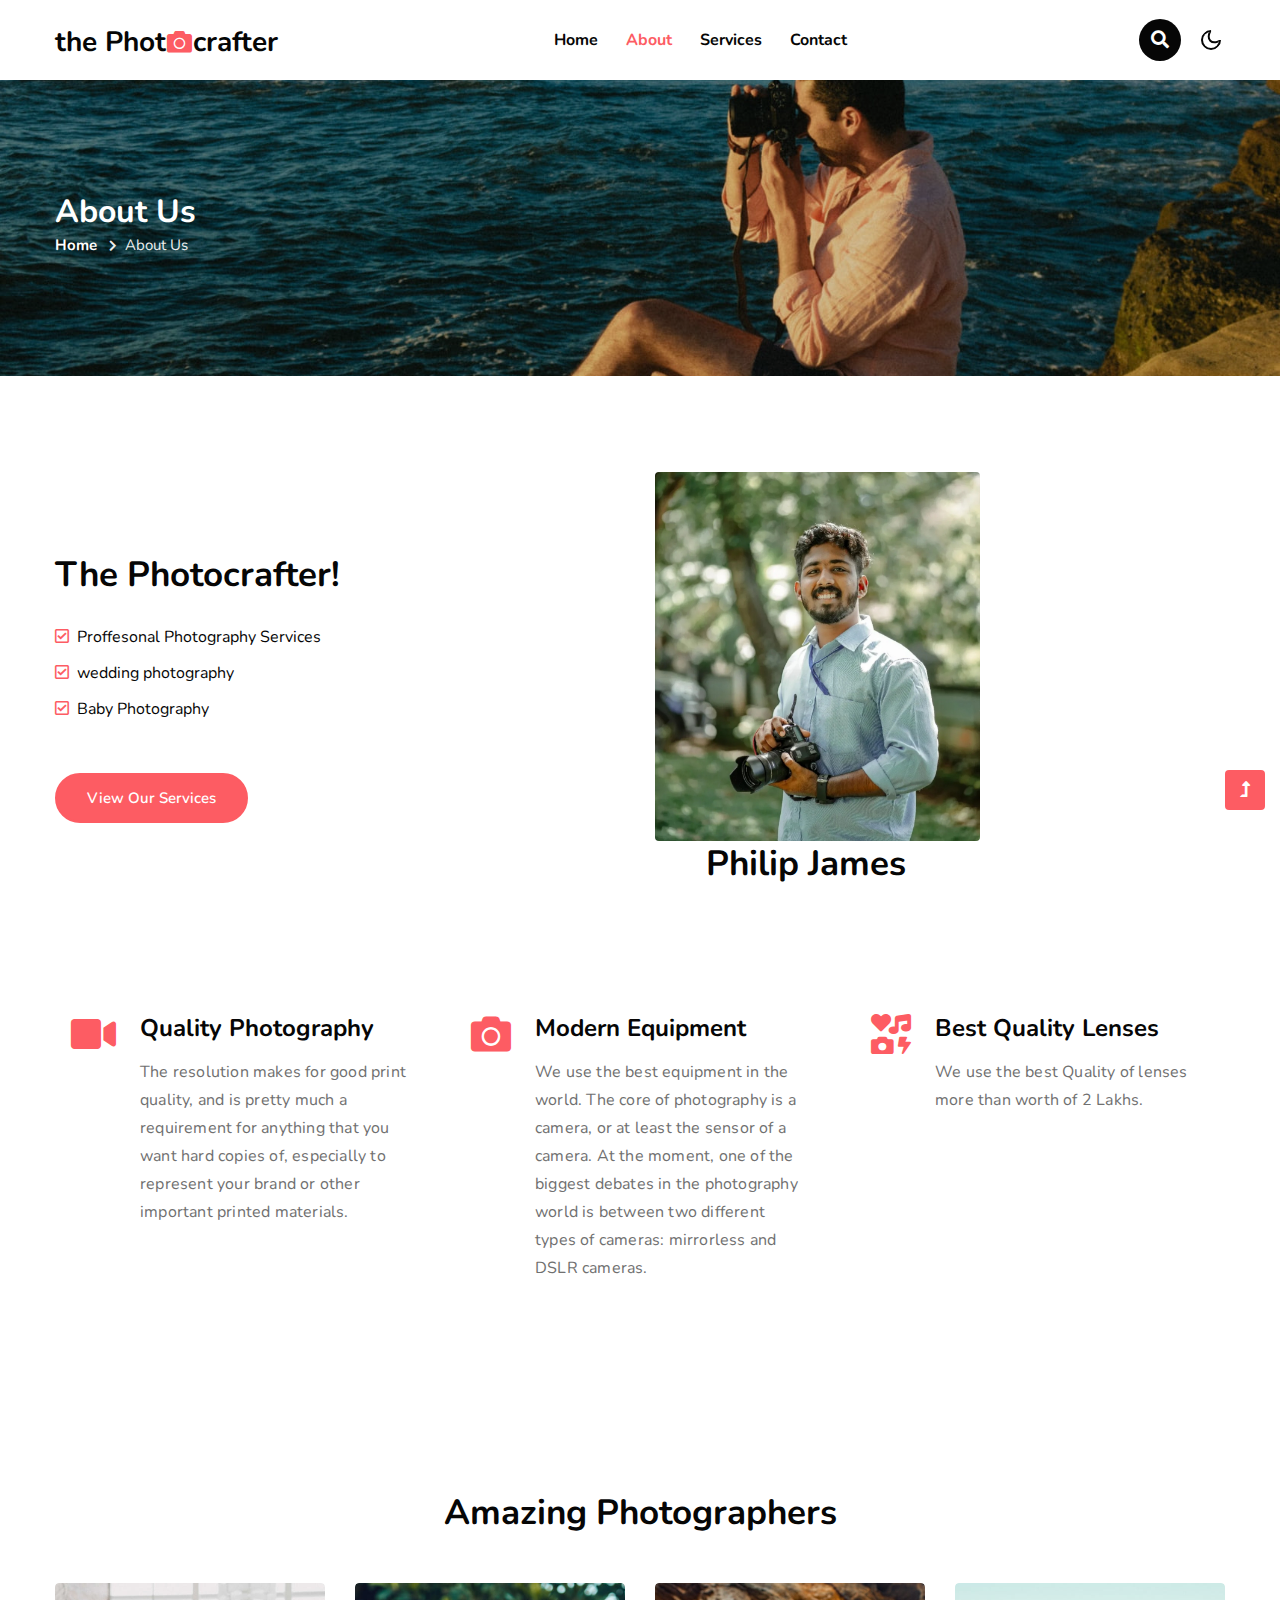
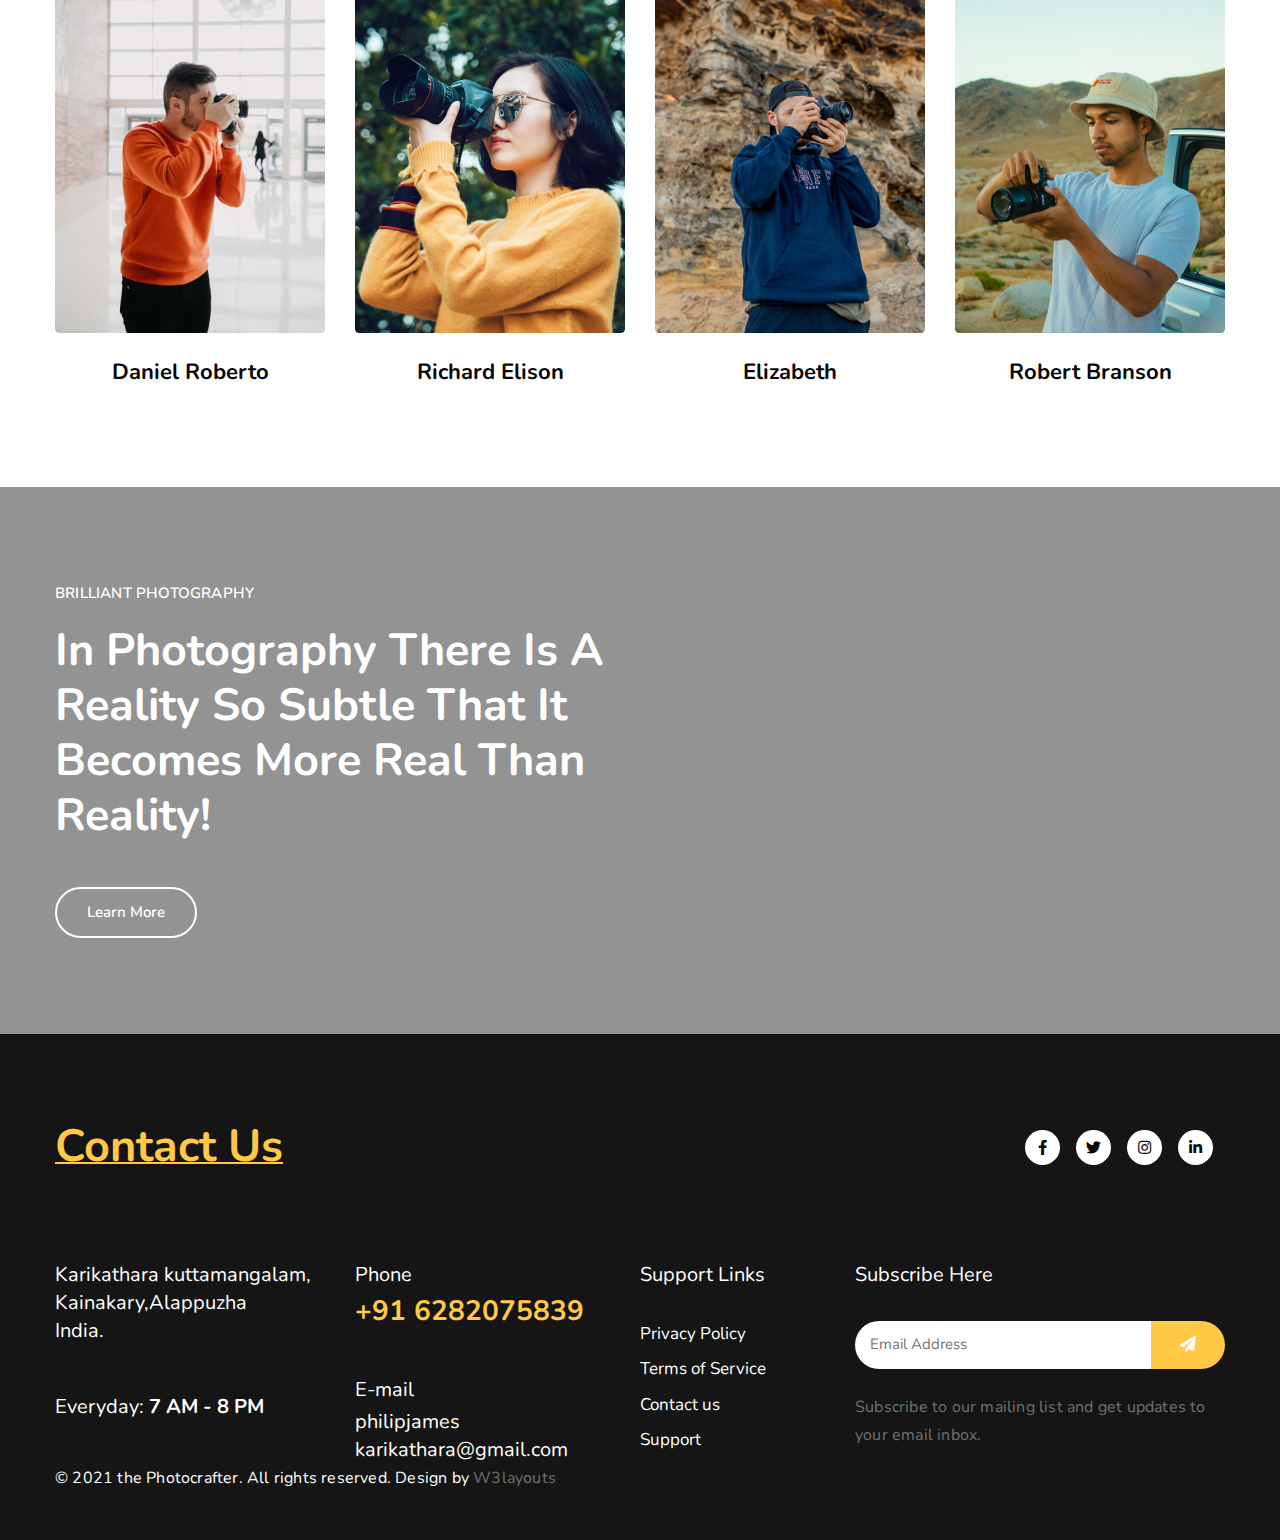
<file: about.html>
<!--
Author: W3layouts
Author URL: http://w3layouts.com
-->
<!doctype html>
<html lang="en">

<head>
    <!-- Required meta tags -->
    <meta charset="utf-8">
    <meta name="viewport" content="width=device-width, initial-scale=1, shrink-to-fit=no">
    <title>the photocrafter</title>
    <!-- google-fonts -->
    <link href="//fonts.googleapis.com/css2?family=Nunito:wght@200;300;400;600;700;800;900&display=swap"
        rel="stylesheet">
    <link href="//fonts.googleapis.com/css2?family=Playfair+Display:wght@400;500;600;700;800;900&display=swap"
        rel="stylesheet">
    <!-- //google-fonts -->
    <!-- Template CSS Style link -->
    <link rel="stylesheet" href="assets/css/style-starter.css">
</head>

<body>
    <!--header-->
    <header id="site-header" class="fixed-top">
        <div class="container">
            <nav class="navbar navbar-expand-lg stroke">
                <h1>
                    <a class="navbar-brand" href="index.html">
                       the Phot<i class="fas fa-camera"></i>crafter
                    </a>
                </h1>
                <!-- if logo is image enable this   
    <a class="navbar-brand" href="#index.html">
        <img src="image-path" alt="Your logo" title="Your logo" style="height:35px;" />
    </a> -->
                <button class="navbar-toggler  collapsed bg-gradient" type="button" data-toggle="collapse"
                    data-target="#navbarTogglerDemo02" aria-controls="navbarTogglerDemo02" aria-expanded="false"
                    aria-label="Toggle navigation">
                    <span class="navbar-toggler-icon fa icon-expand fa-bars"></span>
                    <span class="navbar-toggler-icon fa icon-close fa-times"></span>
                </button>

                <div class="collapse navbar-collapse" id="navbarTogglerDemo02">
                    <ul class="navbar-nav mx-lg-auto">
                        <li class="nav-item">
                            <a class="nav-link" href="index.html">Home <span class="sr-only">(current)</span></a>
                        </li>
                        <li class="nav-item active">
                            <a class="nav-link" href="about.html">About</a>
                        </li>
                        <li class="nav-item">
                            <a class="nav-link" href="services.html">Services</a>
                        </li>
                        <li class="nav-item">
                            <a class="nav-link" href="contact.html">Contact</a>
                        </li>
                    </ul>
                </div>
                <!-- search button -->
                <div class="search-right ml-lg-3">
                    <div class="search-container">
                        <form action="/search" method="get">
                            <input class="search expandright" id="searchright" type="search" name="q"
                                placeholder="Search">
                            <label class="button searchbutton" for="searchright"><i class="fas fa-search"></i></label>
                        </form>
                    </div>
                </div>
                <!-- //search button -->
                <!-- toggle switch for light and dark theme -->
                <div class="cont-ser-position">
                    <nav class="navigation">
                        <div class="theme-switch-wrapper">
                            <label class="theme-switch" for="checkbox">
                                <input type="checkbox" id="checkbox">
                                <div class="mode-container">
                                    <i class="gg-sun"></i>
                                    <i class="gg-moon"></i>
                                </div>
                            </label>
                        </div>
                    </nav>
                </div>
                <!-- //toggle switch for light and dark theme -->
            </nav>
        </div>
    </header>
    <!--//header-->

    <!-- inner banner -->
    <section class="inner-banner py-5">
        <div class="w3l-breadcrumb py-lg-5">
            <div class="container pt-sm-5 pt-4 pb-sm-4">
                <h4 class="inner-text-title font-weight-bold pt-5">About Us</h4>
                <ul class="breadcrumbs-custom-path">
                    <li><a href="index.html">Home</a></li>
                    <li class="active"><span class="fa fa-chevron-right mx-2" aria-hidden="true"></span>About Us</li>
                </ul>
            </div>
        </div>
    </section>
    <!-- //inner banner -->

    <!-- about section -->
    <section class="w3l-about py-5">
        <div class="container py-md-5 py-4">
            <div class="row align-items-center">
                <div class="col-lg-6 pr-lg-5">
                    <h3 class="title-style mb-sm-3 mb-2">the Photocrafter!</h3>
                    <p></p>
                    <ul class="list-about-2 mt-sm-4 mt-3">
                        <li class="py-1"><i class="far fa-check-square mr-2"></i>Proffesonal Photography Services</li>
                        <li class="py-2"><i class="far fa-check-square mr-2"></i>wedding photography</li>
                        <li class="py-1"><i class="far fa-check-square mr-2"></i>Baby Photography</li>
                    </ul>
                    <a class="btn btn-style btn-style-primary-2 mt-lg-5 mt-4" href="services.html">View Our Services</a>
                </div>
                <div class="col-lg-6 mt-lg-0 mt-5">
                    <img src="assets/images/philip1.jpg" alt="" class="" id="about-image"/>
                    <div class="col-lg-6 mt-lg-0" style="padding-left: 9%; margin: 0%;">
                        <h3 class="title-style mb-sm-3 mb-2">Philip James</h3>
                    </div>
                </div>
            </div>
            <div class="row mt-5 pt-lg-5 pt-sm-2">
                <div class="col-lg-4 col-md-6">
                    <div class="about-single p-md-3 d-flex justify-content-between">
                        <div class="about-icon mr-4">
                            <i class="fas fa-video"></i>
                        </div>
                        <div class="about-content">
                            <h5 class="mb-3">Quality Photography</h5>
                            <p>The resolution makes for good print quality, and is pretty much a requirement for anything that you want hard copies of, especially to represent your brand or other important printed materials.</p>
                        </div>
                    </div>
                </div>
                <div class="col-lg-4 col-md-6 mt-md-0 mt-4">
                    <div class="about-single p-md-3 d-flex justify-content-between">
                        <div class="about-icon mr-4">
                            <i class="fas fa-camera"></i>
                        </div>
                        <div class="about-content">
                            <h5 class="mb-3">Modern Equipment</h5>
                            <p>We use the best equipment in the world.
                                The core of photography is a camera, or at least the sensor of a camera. At the moment, one of the biggest debates in the photography world is between two different types of cameras: mirrorless and DSLR cameras.</p>
                        </div>
                    </div>
                </div>
                <div class="col-lg-4 col-md-6 mt-md-0 mt-4">
                    <div class="about-single p-md-3 d-flex justify-content-between">
                        <div class="about-icon mr-4">
                            <i class="fas fa-icons"></i>
                        </div>
                        <div class="about-content">
                            <h5 class="mb-3">Best Quality Lenses</h5>
                            <p>We use the best Quality of lenses more than worth of 2 Lakhs.</p>
                        </div>
                    </div>
                </div>
            </div>
        </div>
    </section>
    <!-- //about section -->



    <!-- team section -->
    <div class="team-area py-5" id="team">
        <div class="container py-lg-5 py-md-4 py-2">
            <div class="title-heading-w3 text-center mx-auto mb-sm-5 mb-4" style="max-width:700px">
                <h3 class="title-style">Amazing Photographers</h3>
                <p class="lead mt-2"></p>
            </div>
            <div class="row mt-lg-5 mt-4">
                <div class="col-lg-3 col-sm-6 col-xs-12">
                    <div class="single-team">
                        <div class="img-area">
                            <img src="assets/images/team1.jpg" class="img-fluid radius-image" alt="">
                            <div class="social">
                                <ul class="list-inline">
                                    <li><a href="#url"><i class="fab fa-facebook-f"></i></a></li>
                                    <li><a href="#url"><i class="fab fa-twitter"></i></a></li>
                                    <li><a href="#url"><i class="fab fa-linkedin-in"></i></a></li>
                                </ul>
                            </div>
                        </div>
                        <div class="img-text">
                            <h4>Daniel Roberto</h4>
                            <p></p>
                        </div>
                    </div>
                </div>
                <div class="col-lg-3 col-sm-6 col-xs-12 mt-sm-0 mt-5">
                    <div class="single-team">
                        <div class="img-area">
                            <img src="assets/images/team2.jpg" class="img-fluid radius-image" alt="">
                            <div class="social">
                                <ul class="list-inline">
                                    <li><a href="#url"><i class="fab fa-facebook-f"></i></a></li>
                                    <li><a href="#url"><i class="fab fa-twitter"></i></a></li>
                                    <li><a href="#url"><i class="fab fa-linkedin-in"></i></a></li>
                                </ul>
                            </div>
                        </div>
                        <div class="img-text">
                            <h4>Richard Elison</h4>
                            <p></p>
                        </div>
                    </div>
                </div>
                <div class="col-lg-3 col-sm-6 col-xs-12 mt-lg-0 mt-5">
                    <div class="single-team">
                        <div class="img-area">
                            <img src="assets/images/team3.jpg" class="img-fluid radius-image" alt="">
                            <div class="social">
                                <ul class="list-inline">
                                    <li><a href="#url"><i class="fab fa-facebook-f"></i></a></li>
                                    <li><a href="#url"><i class="fab fa-twitter"></i></a></li>
                                    <li><a href="#url"><i class="fab fa-linkedin-in"></i></a></li>
                                </ul>
                            </div>
                        </div>
                        <div class="img-text">
                            <h4>Elizabeth</h4>
                            <p></p>
                        </div>
                    </div>
                </div>
                <div class="col-lg-3 col-sm-6 col-xs-12 mt-lg-0 mt-5">
                    <div class="single-team">
                        <div class="img-area">
                            <img src="assets/images/team4.jpg" class="img-fluid radius-image" alt="">
                            <div class="social">
                                <ul class="list-inline">
                                    <li><a href="#url"><i class="fab fa-facebook-f"></i></a></li>
                                    <li><a href="#url"><i class="fab fa-twitter"></i></a></li>
                                    <li><a href="#url"><i class="fab fa-linkedin-in"></i></a></li>
                                </ul>
                            </div>
                        </div>
                        <div class="img-text">
                            <h4>Robert Branson</h4>
                            <p></p>
                        </div>
                    </div>
                </div>
            </div>
        </div>
    </div>
    <!-- //team section -->

    <!-- content with bg -->
    <section class="w3l-content-bg">
        <div class="container py-md-5 py-4">
            <div class="row py-5">
                <div class="col-md-7">
                    <div class="left-content-bg">
                        <p class="text-tag">Brilliant Photography</p>
                        <h4 class="text-head-content">In photography there is a reality so subtle that it becomes more real than reality!</h4>
                        <a class="btn btn-style mt-4" href="services.html">Learn More</a>
                    </div>
                </div>
            </div>
        </div>
    </section>
    <!-- //content with bg -->

    
    <!-- footer -->
    <footer class="w3l-footer-29-main">
        <div class="footer-29-w3l py-5">
            <div class="container pt-md-5 pt-4">
                <div class="w3l-footer-text-style">
                    <div class="footer-list-cont d-flex align-items-center justify-content-between mb-5">
                        <h6 class="foot-sub-title">Contact Us</h6>
                        <div class="main-social-footer-29">
                            <a href="#facebook" class="facebook"><i class="fab fa-facebook-f"></i></a>
                            <a href="#twitter" class="twitter"><i class="fab fa-twitter"></i></a>
                            <a href="#instagram" class="instagram"><i class="fab fa-instagram"></i></a>
                            <a href="#linkedin" class="linkedin"><i class="fab fa-linkedin-in"></i></a>
                        </div>
                    </div>
                </div>
                <div class="row footer-top-29 pt-lg-5 pt-sm-4">
                    <div class="col-lg-3 col-sm-6">
                        <div class="address-grid">
                            <h5>Karikathara kuttamangalam,<br>Kainakary,Alappuzha<br>India.</h5>
                            <h5 class="mt-sm-5 mt-4">Everyday: <span> 7 AM - 8 PM</span></h5>
                        </div>
                    </div>
                    <div class="col-lg-3 col-sm-6 mt-sm-0 mt-4">
                        <div class="address-grid">
                            <h5>Phone</h5>
                            <h5 class="phone-number-text mt-2"><a href="tel:+91 6282075839">+91 6282075839</a></h5>
                        </div>
                        <div class="address-grid mt-sm-5 mt-4">
                            <h5>E-mail</h5>
                            <h5 class="email-cont-text mt-1"> <a href="philipjameskarikathara@mail.com"
                                    class="mail">philipjames<br>karikathara@gmail.com</a></h5>
                        </div>
                    </div>
                    <div class="col-lg-2 col-md-6 col-sm-5 footer-list-menu pl-lg-0 mt-lg-0 mt-sm-5 mt-4">
                        <div class="address-grid">
                            <h5 class="mb-4 pb-lg-2">Support Links</h5>
                            <ul>
                                <li><a href="#privacy">Privacy Policy</a></li>
                                <li><a href="#terms"> Terms of Service</a></li>
                                <li><a href="contact.html">Contact us</a></li>
                                <li><a href="#support"> Support</a></li>
                            </ul>
                        </div>
                    </div>
                    <div class="address-grid col-lg-4 col-md-6 col-sm-7 mt-lg-0 mt-sm-5 mt-4 w3l-footer-16-main">
                        <h5>Subscribe Here</h5>
                        <form action="#" class="subscribe d-flex mt-4 pt-lg-2 mb-4" method="post">
                            <input type="email" name="email" placeholder="Email Address" required="">
                            <button><span class="fa fa-paper-plane" aria-hidden="true"></span></button>
                        </form>
                        <p>Subscribe to our mailing list and get updates to your email inbox.</p>
                    </div>
                </div>
                <!-- copyright -->
                <p class="copy-footer-29">© 2021 the Photocrafter. All rights reserved. Design by <a
                    href="https://w3layouts.com/" target="_blank">
                    W3layouts</a></p>
                </div>
            </div>
        </div>
    </footer>
    <!-- //footer -->

    <!-- Js scripts -->
    <!-- move top -->
    <button onclick="topFunction()" id="movetop" title="Go to top">
        <span class="fas fa-level-up-alt" aria-hidden="true"></span>
    </button>
    <script>
        // When the user scrolls down 20px from the top of the document, show the button
        window.onscroll = function () {
            scrollFunction()
        };

        function scrollFunction() {
            if (document.body.scrollTop > 20 || document.documentElement.scrollTop > 20) {
                document.getElementById("movetop").style.display = "block";
            } else {
                document.getElementById("movetop").style.display = "none";
            }
        }

        // When the user clicks on the button, scroll to the top of the document
        function topFunction() {
            document.body.scrollTop = 0;
            document.documentElement.scrollTop = 0;
        }
    </script>
    <!-- //move top -->

    <!-- common jquery plugin -->
    <script src="assets/js/jquery-3.3.1.min.js"></script>
    <!-- //common jquery plugin -->

    <!-- theme switch js (light and dark)-->
    <script src="assets/js/theme-change.js"></script>
    <!-- //theme switch js (light and dark)-->

    <!-- testimonial script -->
    <script>
        $(document).ready(function () {

            $('.client-single').on('click', function (event) {
                event.preventDefault();

                var active = $(this).hasClass('active');

                var parent = $(this).parents('.testi-wrap');

                if (!active) {
                    var activeBlock = parent.find('.client-single.active');

                    var currentPos = $(this).attr('data-position');

                    var newPos = activeBlock.attr('data-position');

                    activeBlock.removeClass('active').removeClass(newPos).addClass('inactive').addClass(
                        currentPos);
                    activeBlock.attr('data-position', currentPos);

                    $(this).addClass('active').removeClass('inactive').removeClass(currentPos).addClass(
                        newPos);
                    $(this).attr('data-position', newPos);

                }
            });

        }(jQuery));
    </script>
    <!-- //testimonial script -->

    <!-- MENU-JS -->
    <script>
        $(window).on("scroll", function () {
            var scroll = $(window).scrollTop();

            if (scroll >= 80) {
                $("#site-header").addClass("nav-fixed");
            } else {
                $("#site-header").removeClass("nav-fixed");
            }
        });

        //Main navigation Active Class Add Remove
        $(".navbar-toggler").on("click", function () {
            $("header").toggleClass("active");
        });
        $(document).on("ready", function () {
            if ($(window).width() > 991) {
                $("header").removeClass("active");
            }
            $(window).on("resize", function () {
                if ($(window).width() > 991) {
                    $("header").removeClass("active");
                }
            });
        });
    </script>
    <!-- //MENU-JS -->

    <!-- disable body scroll which navbar is in active -->
    <script>
        $(function () {
            $('.navbar-toggler').click(function () {
                $('body').toggleClass('noscroll');
            })
        });
    </script>
    <!-- //disable body scroll which navbar is in active -->

    <!--bootstrap-->
    <script src="assets/js/bootstrap.min.js"></script>
    <!-- //bootstrap-->
    <!-- //Js scripts -->
</body>

</html>
</file>
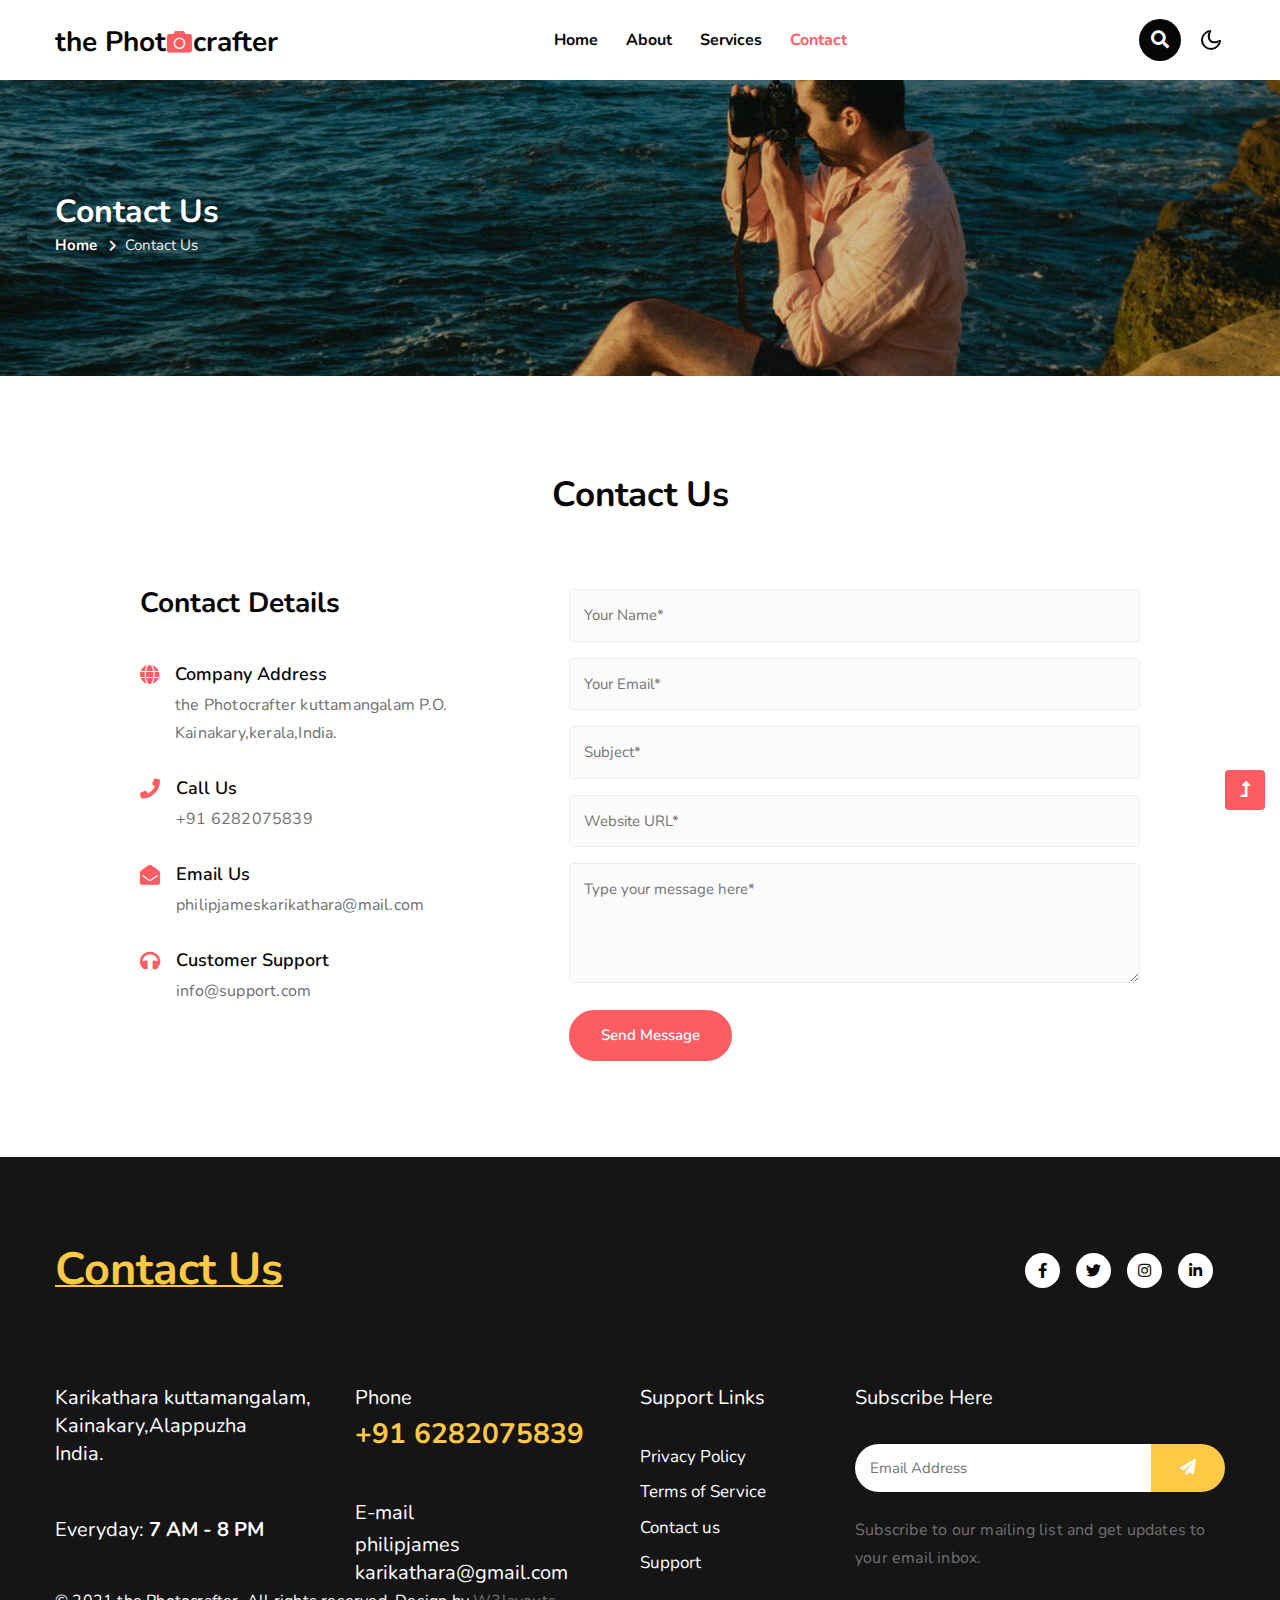
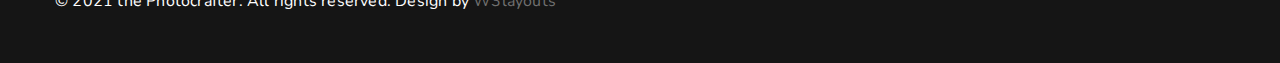
<file: contact.html>
<!--
Author: W3layouts
Author URL: http://w3layouts.com
-->
<!doctype html>
<html lang="en">

<head>
    <!-- Required meta tags -->
    <meta charset="utf-8">
    <meta name="viewport" content="width=device-width, initial-scale=1, shrink-to-fit=no">
    <title>the photocrafter</title>
    <!-- google-fonts -->
    <link href="//fonts.googleapis.com/css2?family=Nunito:wght@200;300;400;600;700;800;900&display=swap"
        rel="stylesheet">
    <link href="//fonts.googleapis.com/css2?family=Playfair+Display:wght@400;500;600;700;800;900&display=swap"
        rel="stylesheet">
    <!-- //google-fonts -->
    <!-- Template CSS Style link -->
    <link rel="stylesheet" href="assets/css/style-starter.css">
</head>

<body>
    <!--header-->
    <header id="site-header" class="fixed-top">
        <div class="container">
            <nav class="navbar navbar-expand-lg stroke">
                <h1>
                    <a class="navbar-brand" href="index.html">
                       the Phot<i class="fas fa-camera"></i>crafter
                    </a>
                </h1>
                <!-- if logo is image enable this   
    <a class="navbar-brand" href="#index.html">
        <img src="image-path" alt="Your logo" title="Your logo" style="height:35px;" />
    </a> -->
                <button class="navbar-toggler  collapsed bg-gradient" type="button" data-toggle="collapse"
                    data-target="#navbarTogglerDemo02" aria-controls="navbarTogglerDemo02" aria-expanded="false"
                    aria-label="Toggle navigation">
                    <span class="navbar-toggler-icon fa icon-expand fa-bars"></span>
                    <span class="navbar-toggler-icon fa icon-close fa-times"></span>
                </button>

                <div class="collapse navbar-collapse" id="navbarTogglerDemo02">
                    <ul class="navbar-nav mx-lg-auto">
                        <li class="nav-item">
                            <a class="nav-link" href="index.html">Home <span class="sr-only">(current)</span></a>
                        </li>
                        <li class="nav-item">
                            <a class="nav-link" href="about.html">About</a>
                        </li>
                        <li class="nav-item">
                            <a class="nav-link" href="services.html">Services</a>
                        </li>
                        <li class="nav-item active">
                            <a class="nav-link" href="contact.html">Contact</a>
                        </li>
                    </ul>
                </div>
                <!-- search button -->
                <div class="search-right ml-lg-3">
                    <div class="search-container">
                        <form action="/search" method="get">
                            <input class="search expandright" id="searchright" type="search" name="q"
                                placeholder="Search">
                            <label class="button searchbutton" for="searchright"><i class="fas fa-search"></i></label>
                        </form>
                    </div>
                </div>
                <!-- //search button -->
                <!-- toggle switch for light and dark theme -->
                <div class="cont-ser-position">
                    <nav class="navigation">
                        <div class="theme-switch-wrapper">
                            <label class="theme-switch" for="checkbox">
                                <input type="checkbox" id="checkbox">
                                <div class="mode-container">
                                    <i class="gg-sun"></i>
                                    <i class="gg-moon"></i>
                                </div>
                            </label>
                        </div>
                    </nav>
                </div>
                <!-- //toggle switch for light and dark theme -->
            </nav>
        </div>
    </header>
    <!--//header-->

    <!-- inner banner -->
    <section class="inner-banner py-5">
        <div class="w3l-breadcrumb py-lg-5">
            <div class="container pt-sm-5 pt-4 pb-sm-4">
                <h4 class="inner-text-title font-weight-bold pt-5">Contact Us</h4>
                <ul class="breadcrumbs-custom-path">
                    <li><a href="index.html">Home</a></li>
                    <li class="active"><span class="fa fa-chevron-right mx-2" aria-hidden="true"></span>Contact Us</li>
                </ul>
            </div>
        </div>
    </section>
    <!-- //inner banner -->

    <!-- contact -->
    <section class="w3l-contact py-5" id="contact">
        <div class="container py-lg-5 py-md-4 py-2">
            <div class="title-heading-w3 text-center mx-auto mb-sm-5 mb-4" style="max-width:700px">
                <h3 class="title-style">Contact Us</h3>
                <p class="lead mt-2"></p>
            </div>
            <div class="mx-auto pt-lg-4 pt-md-5 pt-4" style="max-width:1000px">
                <div class="row contact-block">
                    <div class="col-md-5 contact-left">
                        <h3 class="font-weight-bold mb-md-5 mb-4">Contact Details</h3>
                        <div class="cont-details">
                            <div class="d-flex contact-grid">
                                <div class="cont-left text-center mr-3">
                                    <span class="fa fa-globe icon-color"></span>
                                </div>
                                <div class="cont-right">
                                    <h6>Company Address</h6>
                                    <p>the Photocrafter kuttamangalam P.O. Kainakary,kerala,India.</p>
                                </div>
                            </div>
                            <div class="d-flex contact-grid mt-4 pt-lg-2">
                                <div class="cont-left text-center mr-3">
                                    <span class="fa fa-phone icon-color"></span>
                                </div>
                                <div class="cont-right">
                                    <h6>Call Us</h6>
                                    <p><a href="tel:+91 6282075839">+91 6282075839</a></p>
                                </div>
                            </div>
                            <div class="d-flex contact-grid mt-4 pt-lg-2">
                                <div class="cont-left text-center mr-3">
                                    <span class="fa fa-envelope-open icon-color"></span>
                                </div>
                                <div class="cont-right">
                                    <h6>Email Us</h6>
                                    <p><a href="philipjameskarikathara@mail.com" class="mail">philipjameskarikathara@mail.com</a></p>
                                </div>
                            </div>
                            <div class="d-flex contact-grid mt-4 pt-lg-2">
                                <div class="cont-left text-center mr-3">
                                    <span class="fa fa-headphones icon-color"></span>
                                </div>
                                <div class="cont-right">
                                    <h6>Customer Support</h6>
                                    <p><a href="mailto:info@support.com" class="mail">info@support.com</a></p>
                                </div>
                            </div>
                        </div>
                    </div>
                    <div class="col-md-7 contact-right mt-md-0 mt-4">
                        <form action="https://sendmail.w3layouts.com/submitForm" method="post" class="signin-form">
                            <div class="input-grids">
                                <input type="text" name="w3lName" id="w3lName" placeholder="Your Name*"
                                    class="contact-input" required="" />
                                <input type="email" name="w3lSender" id="w3lSender" placeholder="Your Email*"
                                    class="contact-input" required="" />
                                <input type="text" name="w3lSubect" id="w3lSubect" placeholder="Subject*"
                                    class="contact-input" required="" />
                                <input type="text" name="w3lWebsite" id="w3lWebsite" placeholder="Website URL*"
                                    class="contact-input" required="" />
                            </div>
                            <div class="form-input">
                                <textarea name="w3lMessage" id="w3lMessage" placeholder="Type your message here*"
                                    required=""></textarea>
                            </div>
                            <button class="btn btn-style btn-style-primary-2">Send Message</button>
                        </form>
                    </div>
                </div>
            </div>
        </div>
    </section>
    <!-- //contact -->

    <!-- footer -->
    <footer class="w3l-footer-29-main">
        <div class="footer-29-w3l py-5">
            <div class="container pt-md-5 pt-4">
                <div class="w3l-footer-text-style">
                    <div class="footer-list-cont d-flex align-items-center justify-content-between mb-5">
                        <h6 class="foot-sub-title">Contact Us</h6>
                        <div class="main-social-footer-29">
                            <a href="#facebook" class="facebook"><i class="fab fa-facebook-f"></i></a>
                            <a href="#twitter" class="twitter"><i class="fab fa-twitter"></i></a>
                            <a href="#instagram" class="instagram"><i class="fab fa-instagram"></i></a>
                            <a href="#linkedin" class="linkedin"><i class="fab fa-linkedin-in"></i></a>
                        </div>
                    </div>
                </div>
                <div class="row footer-top-29 pt-lg-5 pt-sm-4">
                    <div class="col-lg-3 col-sm-6">
                        <div class="address-grid">
                            <h5>Karikathara kuttamangalam,<br>Kainakary,Alappuzha<br>India.</h5>
                            <h5 class="mt-sm-5 mt-4">Everyday: <span> 7 AM - 8 PM</span></h5>
                        </div>
                    </div>
                    <div class="col-lg-3 col-sm-6 mt-sm-0 mt-4">
                        <div class="address-grid">
                            <h5>Phone</h5>
                            <h5 class="phone-number-text mt-2"><a href="tel:+91 6282075839">+91 6282075839</a></h5>
                        </div>
                        <div class="address-grid mt-sm-5 mt-4">
                            <h5>E-mail</h5>
                            <h5 class="email-cont-text mt-1"> <a href="philipjameskarikathara@mail.com"
                                class="mail">philipjames<br>karikathara@gmail.com</a></h5>
                        </div>
                    </div>
                    <div class="col-lg-2 col-md-6 col-sm-5 footer-list-menu pl-lg-0 mt-lg-0 mt-sm-5 mt-4">
                        <div class="address-grid">
                            <h5 class="mb-4 pb-lg-2">Support Links</h5>
                            <ul>
                                <li><a href="#privacy">Privacy Policy</a></li>
                                <li><a href="#terms"> Terms of Service</a></li>
                                <li><a href="contact.html">Contact us</a></li>
                                <li><a href="#support"> Support</a></li>
                            </ul>
                        </div>
                    </div>
                    <div class="address-grid col-lg-4 col-md-6 col-sm-7 mt-lg-0 mt-sm-5 mt-4 w3l-footer-16-main">
                        <h5>Subscribe Here</h5>
                        <form action="#" class="subscribe d-flex mt-4 pt-lg-2 mb-4" method="post">
                            <input type="email" name="email" placeholder="Email Address" required="">
                            <button><span class="fa fa-paper-plane" aria-hidden="true"></span></button>
                        </form>
                        <p>Subscribe to our mailing list and get updates to your email inbox.</p>
                    </div>
                </div>
                <!-- copyright -->
                <p class="copy-footer-29">© 2021 the Photocrafter. All rights reserved. Design by <a
                    href="https://w3layouts.com/" target="_blank">
                    W3layouts</a></p>
                </div>
            </div>
        </div>
    </footer>
    <!-- //footer -->

    <!-- Js scripts -->
    <!-- move top -->
    <button onclick="topFunction()" id="movetop" title="Go to top">
        <span class="fas fa-level-up-alt" aria-hidden="true"></span>
    </button>
    <script>
        // When the user scrolls down 20px from the top of the document, show the button
        window.onscroll = function () {
            scrollFunction()
        };

        function scrollFunction() {
            if (document.body.scrollTop > 20 || document.documentElement.scrollTop > 20) {
                document.getElementById("movetop").style.display = "block";
            } else {
                document.getElementById("movetop").style.display = "none";
            }
        }

        // When the user clicks on the button, scroll to the top of the document
        function topFunction() {
            document.body.scrollTop = 0;
            document.documentElement.scrollTop = 0;
        }
    </script>
    <!-- //move top -->

    <!-- common jquery plugin -->
    <script src="assets/js/jquery-3.3.1.min.js"></script>
    <!-- //common jquery plugin -->

    <!-- theme switch js (light and dark)-->
    <script src="assets/js/theme-change.js"></script>
    <!-- //theme switch js (light and dark)-->

    <!-- MENU-JS -->
    <script>
        $(window).on("scroll", function () {
            var scroll = $(window).scrollTop();

            if (scroll >= 80) {
                $("#site-header").addClass("nav-fixed");
            } else {
                $("#site-header").removeClass("nav-fixed");
            }
        });

        //Main navigation Active Class Add Remove
        $(".navbar-toggler").on("click", function () {
            $("header").toggleClass("active");
        });
        $(document).on("ready", function () {
            if ($(window).width() > 991) {
                $("header").removeClass("active");
            }
            $(window).on("resize", function () {
                if ($(window).width() > 991) {
                    $("header").removeClass("active");
                }
            });
        });
    </script>
    <!-- //MENU-JS -->

    <!-- disable body scroll which navbar is in active -->
    <script>
        $(function () {
            $('.navbar-toggler').click(function () {
                $('body').toggleClass('noscroll');
            })
        });
    </script>
    <!-- //disable body scroll which navbar is in active -->

    <!-- bootstrap -->
    <script src="assets/js/bootstrap.min.js"></script>
    <!-- //bootstrap-->
    <!-- //Js scripts -->
</body>

</html>
</file>
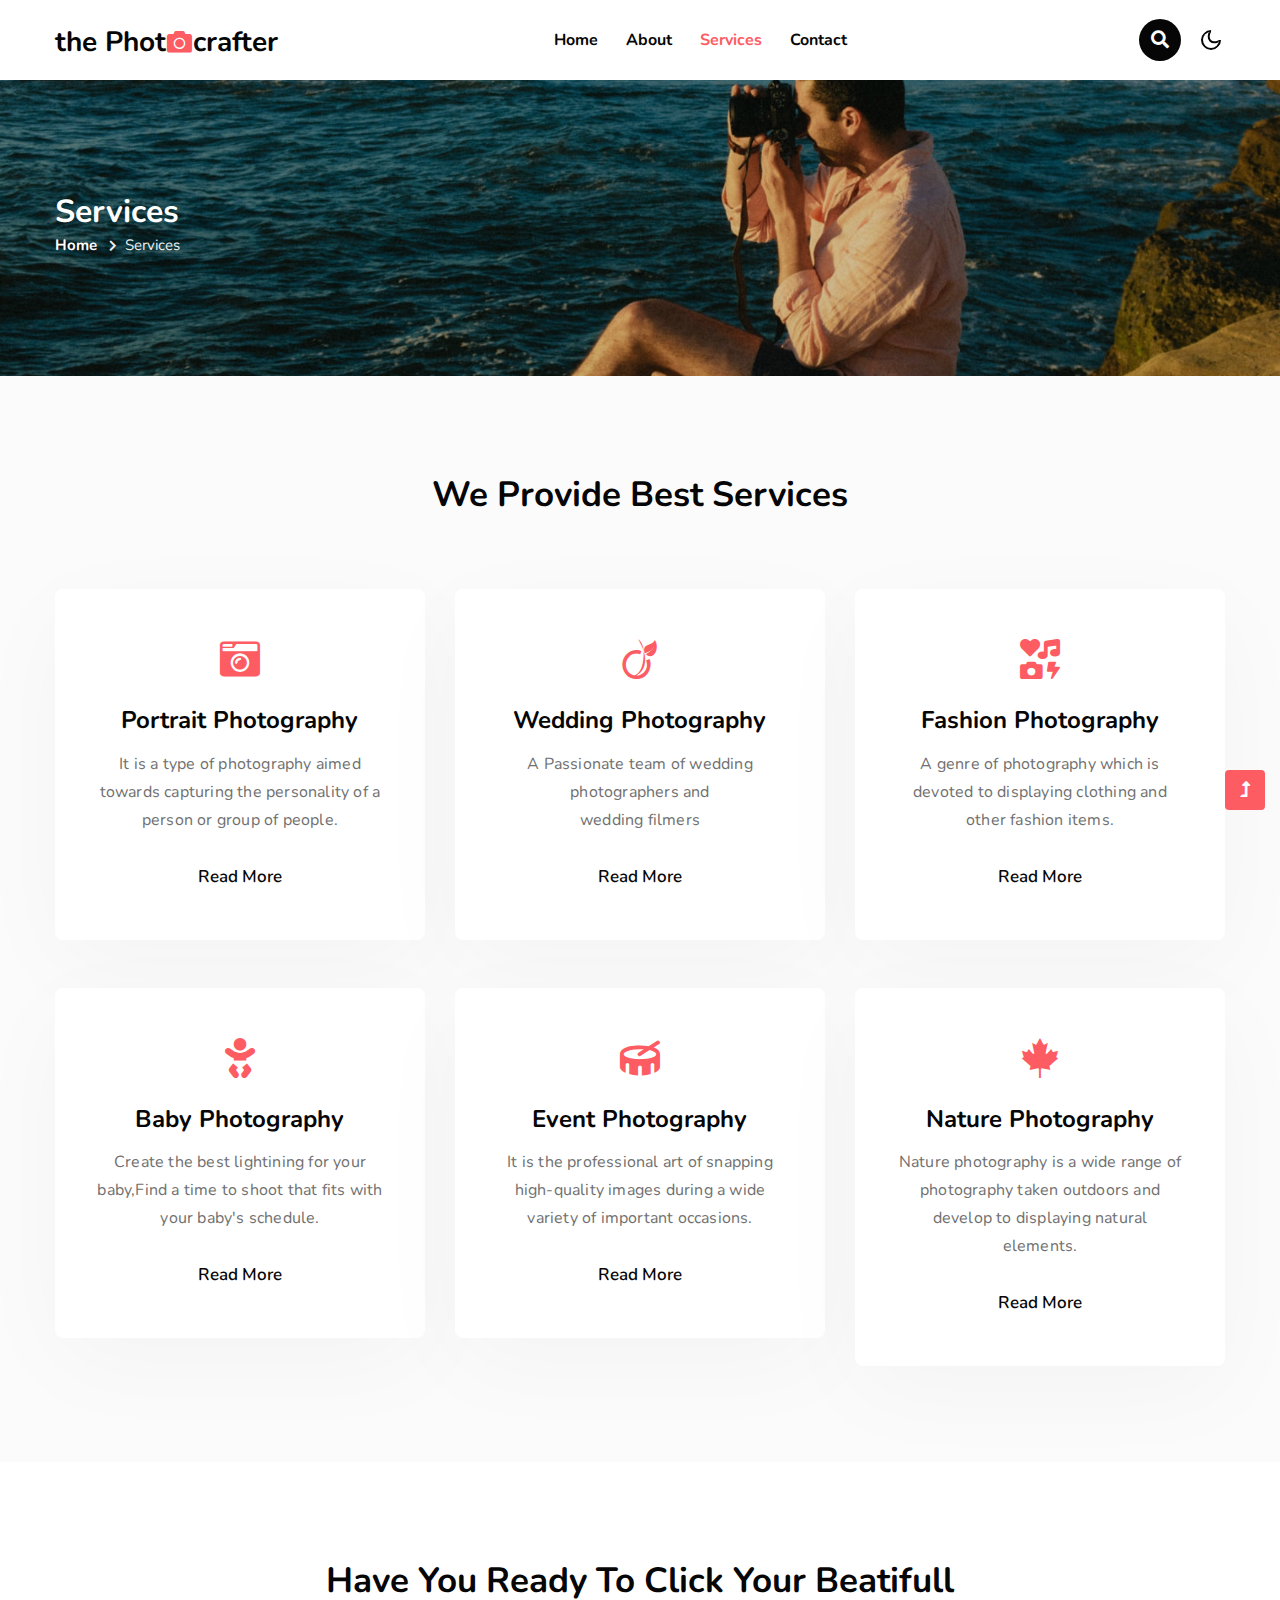
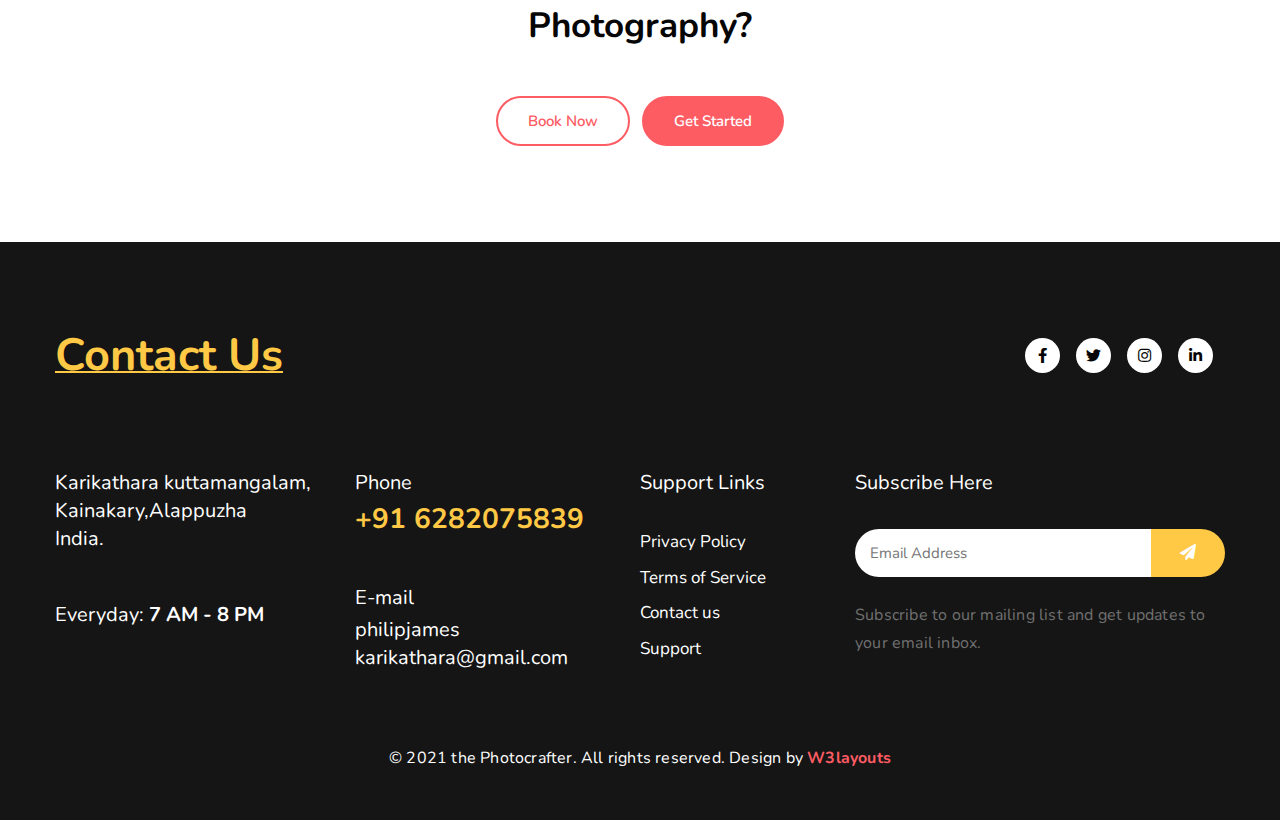
<file: services.html>
<!--
Author: W3layouts
Author URL: http://w3layouts.com
-->
<!doctype html>
<html lang="en">

<head>
    <!-- Required meta tags -->
    <meta charset="utf-8">
    <meta name="viewport" content="width=device-width, initial-scale=1, shrink-to-fit=no">
    <title>the Photocrafter</title>
    <!-- google-fonts -->
    <link href="//fonts.googleapis.com/css2?family=Nunito:wght@200;300;400;600;700;800;900&display=swap"
        rel="stylesheet">
    <link href="//fonts.googleapis.com/css2?family=Playfair+Display:wght@400;500;600;700;800;900&display=swap"
        rel="stylesheet">
    <!-- //google-fonts -->
    <!-- Template CSS Style link -->
    <link rel="stylesheet" href="assets/css/style-starter.css">
</head>

<body>
    <!--header-->
    <header id="site-header" class="fixed-top">
        <div class="container">
            <nav class="navbar navbar-expand-lg stroke">
                <h1>
                    <a class="navbar-brand" href="index.html">
                       the Phot<i class="fas fa-camera"></i>crafter
                    </a>
                </h1>
                <!-- if logo is image enable this   
    <a class="navbar-brand" href="#index.html">
        <img src="image-path" alt="Your logo" title="Your logo" style="height:35px;" />
    </a> -->
                <button class="navbar-toggler  collapsed bg-gradient" type="button" data-toggle="collapse"
                    data-target="#navbarTogglerDemo02" aria-controls="navbarTogglerDemo02" aria-expanded="false"
                    aria-label="Toggle navigation">
                    <span class="navbar-toggler-icon fa icon-expand fa-bars"></span>
                    <span class="navbar-toggler-icon fa icon-close fa-times"></span>
                </button>

                <div class="collapse navbar-collapse" id="navbarTogglerDemo02">
                    <ul class="navbar-nav mx-lg-auto">
                        <li class="nav-item">
                            <a class="nav-link" href="index.html">Home <span class="sr-only">(current)</span></a>
                        </li>
                        <li class="nav-item">
                            <a class="nav-link" href="about.html">About</a>
                        </li>
                        <li class="nav-item active">
                            <a class="nav-link" href="services.html">Services</a>
                        </li>
                        <li class="nav-item">
                            <a class="nav-link" href="contact.html">Contact</a>
                        </li>
                    </ul>
                </div>
                <!-- search button -->
                <div class="search-right ml-lg-3">
                    <div class="search-container">
                        <form action="/search" method="get">
                            <input class="search expandright" id="searchright" type="search" name="q"
                                placeholder="Search">
                            <label class="button searchbutton" for="searchright"><i class="fas fa-search"></i></label>
                        </form>
                    </div>
                </div>
                <!-- //search button -->
                <!-- toggle switch for light and dark theme -->
                <div class="cont-ser-position">
                    <nav class="navigation">
                        <div class="theme-switch-wrapper">
                            <label class="theme-switch" for="checkbox">
                                <input type="checkbox" id="checkbox">
                                <div class="mode-container">
                                    <i class="gg-sun"></i>
                                    <i class="gg-moon"></i>
                                </div>
                            </label>
                        </div>
                    </nav>
                </div>
                <!-- //toggle switch for light and dark theme -->
            </nav>
        </div>
    </header>
    <!--//header-->

    <!-- inner banner -->
    <section class="inner-banner py-5">
        <div class="w3l-breadcrumb py-lg-5">
            <div class="container pt-sm-5 pt-4 pb-sm-4">
                <h4 class="inner-text-title font-weight-bold pt-5">Services</h4>
                <ul class="breadcrumbs-custom-path">
                    <li><a href="index.html">Home</a></li>
                    <li class="active"><span class="fa fa-chevron-right mx-2" aria-hidden="true"></span>Services</li>
                </ul>
            </div>
        </div>
    </section>
    <!-- //inner banner -->

        <!-- /service page -->
        <section class="w3l-bottom-grids-6 py-5">
            <div class="container py-lg-5 py-md-4">
                <div class="title-heading-w3 text-center mx-auto mb-sm-5 mb-4" style="max-width:700px">
                    <h3 class="title-style">We Provide best services</h3>
                    <p></p>
                </div>
                <div class="grids-area-hny main-cont-wthree-fea row">
                    <div class="col-lg-4 col-md-6 grids-feature">
                        <div class="area-box">
                            <i class="fas fa-camera-retro"></i>
                            <h4><a href="#feature" class="title-head">Portrait Photography</a></h4>
                            <p>It is a type of photography aimed towards capturing the personality of a person or group of people.
                            </p>
                            <a href="#url" class="more">Read More </a>
                        </div>
                    </div>
                    <div class="col-lg-4 col-md-6 grids-feature mt-md-0 mt-4">
                        <div class="area-box">
                            <i class="fab fa-viadeo"></i>
                            <h4><a href="#feature" class="title-head">Wedding Photography</a></h4>
                            <p>A Passionate team of wedding photographers and<br> wedding filmers</p>
                            <a href="#url" class="more">Read More </a>
                        </div>
                    </div>
                    <div class="col-lg-4 col-md-6 grids-feature mt-lg-0 mt-4">
                        <div class="area-box">
                            <i class="fas fa-icons"></i>
                            <h4><a href="#feature" class="title-head">Fashion Photography</a></h4>
                            <p>A genre of photography which is devoted to displaying clothing and other fashion items.</p>
                            <a href="#url" class="more">Read More</a>
                        </div>
                    </div>
                    <div class="col-lg-4 col-md-6 grids-feature mt-lg-5 mt-4">
                        <div class="area-box">
                            <i class="fas fa-baby"></i>
                            <h4><a href="#feature" class="title-head">Baby Photography</a></h4>
                            <p>Create the best lightining for your baby,Find a time to shoot that fits with your baby's schedule.</p>
                            <a href="#url" class="more">Read More </a>
                        </div>
                    </div>
                    <div class="col-lg-4 col-md-6 grids-feature mt-lg-5 mt-4">
                        <div class="area-box">
                            <i class="fas fa-drum"></i>
                            <h4><a href="#feature" class="title-head">Event Photography</a></h4>
                            <p>It is the professional art of snapping high-quality images during a wide variety of important occasions.</p>
                            <a href="#url" class="more">Read More </a>
                        </div>
                    </div>
                    <div class="col-lg-4 col-md-6 grids-feature mt-lg-5 mt-4">
                        <div class="area-box">
                            <i class="fab fa-canadian-maple-leaf"></i>
                            <h4><a href="#feature" class="title-head">Nature Photography</a></h4>
                            <p>Nature photography is a wide range of photography taken outdoors and develop to displaying natural elements.</p>
                            <a href="#url" class="more">Read More </a>
                        </div>
                    </div>
                </div>
            </div>
        </section>
        <!-- //service page -->

 



    <!-- content with buttons -->
    <section class="services-2 py-5">
        <div class="container py-md-5 py-4 text-center">
            <div class="header-section text-center mx-auto" style="max-width:700px">
                <h3 class="title-style mb-3">have you ready to click your beatifull Photography? </h3>
                <p></p>
            </div>
            <div class="buttons mt-5">
                <a href="contact.html" class="btn btn-style btn-style-primary mr-2">Book Now</a>
                <a href="contact.html" class="btn btn-style btn-style-primary-2">Get Started</a>
            </div>
        </div>
    </section>
    <!-- //content with buttons -->

    <!-- footer -->
    <footer class="w3l-footer-29-main">
        <div class="footer-29-w3l py-5">
            <div class="container pt-md-5 pt-4">
                <div class="w3l-footer-text-style">
                    <div class="footer-list-cont d-flex align-items-center justify-content-between mb-5">
                        <h6 class="foot-sub-title">Contact Us</h6>
                        <div class="main-social-footer-29">
                            <a href="#facebook" class="facebook"><i class="fab fa-facebook-f"></i></a>
                            <a href="#twitter" class="twitter"><i class="fab fa-twitter"></i></a>
                            <a href="#instagram" class="instagram"><i class="fab fa-instagram"></i></a>
                            <a href="#linkedin" class="linkedin"><i class="fab fa-linkedin-in"></i></a>
                        </div>
                    </div>
                </div>
                <div class="row footer-top-29 pt-lg-5 pt-sm-4">
                    <div class="col-lg-3 col-sm-6">
                        <div class="address-grid">
                            <h5>Karikathara kuttamangalam,<br>Kainakary,Alappuzha<br>India.</h5>
                            <h5 class="mt-sm-5 mt-4">Everyday: <span> 7 AM - 8 PM</span></h5>
                        </div>
                    </div>
                    <div class="col-lg-3 col-sm-6 mt-sm-0 mt-4">
                        <div class="address-grid">
                            <h5>Phone</h5>
                            <h5 class="phone-number-text mt-2"><a href="tel:+91 6282075839">+91 6282075839</a></h5>
                        </div>
                        <div class="address-grid mt-sm-5 mt-4">
                            <h5>E-mail</h5>
                            <h5 class="email-cont-text mt-1"> <a href="philipjameskarikathara@mail.com"
                                class="mail">philipjames<br>karikathara@gmail.com</a></h5>
                        </div>
                    </div>
                    <div class="col-lg-2 col-md-6 col-sm-5 footer-list-menu pl-lg-0 mt-lg-0 mt-sm-5 mt-4">
                        <div class="address-grid">
                            <h5 class="mb-4 pb-lg-2">Support Links</h5>
                            <ul>
                                <li><a href="#privacy">Privacy Policy</a></li>
                                <li><a href="#terms"> Terms of Service</a></li>
                                <li><a href="contact.html">Contact us</a></li>
                                <li><a href="#support"> Support</a></li>
                            </ul>
                        </div>
                    </div>
                    <div class="address-grid col-lg-4 col-md-6 col-sm-7 mt-lg-0 mt-sm-5 mt-4 w3l-footer-16-main">
                        <h5>Subscribe Here</h5>
                        <form action="#" class="subscribe d-flex mt-4 pt-lg-2 mb-4" method="post">
                            <input type="email" name="email" placeholder="Email Address" required="">
                            <button><span class="fa fa-paper-plane" aria-hidden="true"></span></button>
                        </form>
                        <p>Subscribe to our mailing list and get updates to your email inbox.</p>
                    </div>
                </div>
                <!-- copyright -->
                <div class="w3l-copyright text-center mt-lg-5 mt-sm-4 pt-md-4 pt-3">
                    <p class="copy-footer-29">© 2021 the Photocrafter. All rights reserved. Design by <a
                        href="https://w3layouts.com/" target="_blank">
                        W3layouts</a></p>
                </div>
            </div>
        </div>
    </footer>
    <!-- //footer -->

    <!-- Js scripts -->
    <!-- move top -->
    <button onclick="topFunction()" id="movetop" title="Go to top">
        <span class="fas fa-level-up-alt" aria-hidden="true"></span>
    </button>
    <script>
        // When the user scrolls down 20px from the top of the document, show the button
        window.onscroll = function () {
            scrollFunction()
        };

        function scrollFunction() {
            if (document.body.scrollTop > 20 || document.documentElement.scrollTop > 20) {
                document.getElementById("movetop").style.display = "block";
            } else {
                document.getElementById("movetop").style.display = "none";
            }
        }

        // When the user clicks on the button, scroll to the top of the document
        function topFunction() {
            document.body.scrollTop = 0;
            document.documentElement.scrollTop = 0;
        }
    </script>
    <!-- //move top -->

    <!-- common jquery plugin -->
    <script src="assets/js/jquery-3.3.1.min.js"></script>
    <!-- //common jquery plugin -->

    <!-- theme switch js (light and dark)-->
    <script src="assets/js/theme-change.js"></script>
    <!-- //theme switch js (light and dark)-->

    <!-- MENU-JS -->
    <script>
        $(window).on("scroll", function () {
            var scroll = $(window).scrollTop();

            if (scroll >= 80) {
                $("#site-header").addClass("nav-fixed");
            } else {
                $("#site-header").removeClass("nav-fixed");
            }
        });

        //Main navigation Active Class Add Remove
        $(".navbar-toggler").on("click", function () {
            $("header").toggleClass("active");
        });
        $(document).on("ready", function () {
            if ($(window).width() > 991) {
                $("header").removeClass("active");
            }
            $(window).on("resize", function () {
                if ($(window).width() > 991) {
                    $("header").removeClass("active");
                }
            });
        });
    </script>
    <!-- //MENU-JS -->

    <!-- disable body scroll which navbar is in active -->
    <script>
        $(function () {
            $('.navbar-toggler').click(function () {
                $('body').toggleClass('noscroll');
            })
        });
    </script>
    <!-- //disable body scroll which navbar is in active -->

    <!--bootstrap-->
    <script src="assets/js/bootstrap.min.js"></script>
    <!-- //bootstrap-->
    <!-- //Js scripts -->
</body>

</html>
</file>
<file: assets/css/style-starter.css>
@charset "UTF-8";

/*--
Author: W3layouts
Author URL: http://w3layouts.com
--*/
/*!
 * Bootstrap v4.4.1 (https://getbootstrap.com/)
 * Copyright 2011-2019 The Bootstrap Authors
 * Copyright 2011-2019 Twitter, Inc.
 * Licensed under MIT (https://github.com/twbs/bootstrap/blob/master/LICENSE)
 */
:root {
  --blue: #007bff;
  --indigo: #6610f2;
  --purple: #6f42c1;
  --pink: #e83e8c;
  --red: #dc3545;
  --orange: #fd7e14;
  --yellow: #ffc107;
  --green: #28a745;
  --teal: #20c997;
  --cyan: #17a2b8;
  --white: #fff;
  --gray: #6c757d;
  --gray-dark: #343a40;
  --primary: #f34235;
  --secondary: #131514;
  --success: #28a745;
  --info: #17a2b8;
  --warning: #ffc107;
  --danger: #dc3545;
  --light: #f8f9fa;
  --dark: #343a40;
  --breakpoint-xs: 0;
  --breakpoint-sm: 576px;
  --breakpoint-md: 768px;
  --breakpoint-lg: 992px;
  --breakpoint-xl: 1200px;
  --font-family-sans-serif: -apple-system, BlinkMacSystemFont, "Segoe UI", Roboto, "Helvetica Neue", Arial, "Noto Sans", sans-serif, "Apple Color Emoji", "Segoe UI Emoji", "Segoe UI Symbol", "Noto Color Emoji";
  --font-family-monospace: SFMono-Regular, Menlo, Monaco, Consolas, "Liberation Mono", "Courier New", monospace;
}

*,
*::before,
*::after {
  box-sizing: border-box;
}

html {
  font-family: sans-serif;
  line-height: 1.15;
  -webkit-text-size-adjust: 100%;
  -webkit-tap-highlight-color: rgba(0, 0, 0, 0);
}

article,
aside,
figcaption,
figure,
footer,
header,
hgroup,
main,
nav,
section {
  display: block;
}

body {
  margin: 0;
  font-family: -apple-system, BlinkMacSystemFont, "Segoe UI", Roboto, "Helvetica Neue", Arial, "Noto Sans", sans-serif, "Apple Color Emoji", "Segoe UI Emoji", "Segoe UI Symbol", "Noto Color Emoji";
  font-size: 1rem;
  font-weight: 400;
  line-height: 1.5;
  color: #212529;
  text-align: left;
  background-color: #fff;
}

[tabindex="-1"]:focus:not(:focus-visible) {
  outline: 0 !important;
}

hr {
  box-sizing: content-box;
  height: 0;
  overflow: visible;
}

h1,
h2,
h3,
h4,
h5,
h6 {
  margin-top: 0;
  margin-bottom: 0.5rem;
}

p {
  margin-top: 0;
  margin-bottom: 1rem;
}

abbr[title],
abbr[data-original-title] {
  text-decoration: underline;
  -webkit-text-decoration: underline dotted;
  text-decoration: underline dotted;
  cursor: help;
  border-bottom: 0;
  -webkit-text-decoration-skip-ink: none;
  text-decoration-skip-ink: none;
}

address {
  margin-bottom: 1rem;
  font-style: normal;
  line-height: inherit;
}

ol,
ul,
dl {
  margin-top: 0;
  margin-bottom: 1rem;
}

ol ol,
ul ul,
ol ul,
ul ol {
  margin-bottom: 0;
}

dt {
  font-weight: 600;
}

dd {
  margin-bottom: .5rem;
  margin-left: 0;
}

blockquote {
  margin: 0 0 1rem;
}

b,
strong {
  font-weight: bolder;
}

small {
  font-size: 80%;
}

sub,
sup {
  position: relative;
  font-size: 75%;
  line-height: 0;
  vertical-align: baseline;
}

sub {
  bottom: -.25em;
}

sup {
  top: -.5em;
}

a {
  color: var(--font-color);
  text-decoration: none;
  background-color: transparent;
}

a:hover {
  color: var(--primary-color);
  text-decoration: underline;
}

a,
a:hover,
button,
button:hover {
  text-decoration: none;
  transition: .5s all;
  -moz-transition: .5s all;
}

a:not([href]) {
  color: inherit;
  text-decoration: none;
}

a:not([href]):hover {
  color: inherit;
  text-decoration: none;
}

pre,
code,
kbd,
samp {
  font-family: SFMono-Regular, Menlo, Monaco, Consolas, "Liberation Mono", "Courier New", monospace;
  font-size: 1em;
}

pre {
  margin-top: 0;
  margin-bottom: 1rem;
  overflow: auto;
}

figure {
  margin: 0 0 1rem;
}

img {
  vertical-align: middle;
  border-style: none;
}

svg {
  overflow: hidden;
  vertical-align: middle;
}

table {
  border-collapse: collapse;
}

caption {
  padding-top: 0.75rem;
  padding-bottom: 0.75rem;
  color: #6c757d;
  text-align: left;
  caption-side: bottom;
}

th {
  text-align: inherit;
}

label {
  display: inline-block;
  margin-bottom: 0.5rem;
}

button {
  border-radius: 0;
}

button:focus {
  outline: 1px dotted;
  outline: 5px auto -webkit-focus-ring-color;
}

input,
button,
select,
optgroup,
textarea {
  margin: 0;
  font-family: inherit;
  font-size: inherit;
  line-height: inherit;
}

button,
input {
  overflow: visible;
}

button,
select {
  text-transform: none;
}

select {
  word-wrap: normal;
}

button,
[type="button"],
[type="reset"],
[type="submit"] {
  -webkit-appearance: button;
}

button:not(:disabled),
[type="button"]:not(:disabled),
[type="reset"]:not(:disabled),
[type="submit"]:not(:disabled) {
  cursor: pointer;
}

button::-moz-focus-inner,
[type="button"]::-moz-focus-inner,
[type="reset"]::-moz-focus-inner,
[type="submit"]::-moz-focus-inner {
  padding: 0;
  border-style: none;
}

input[type="radio"],
input[type="checkbox"] {
  box-sizing: border-box;
  padding: 0;
}

input[type="date"],
input[type="time"],
input[type="datetime-local"],
input[type="month"] {
  -webkit-appearance: listbox;
}

textarea {
  overflow: auto;
  resize: vertical;
}

fieldset {
  min-width: 0;
  padding: 0;
  margin: 0;
  border: 0;
}

legend {
  display: block;
  width: 100%;
  max-width: 100%;
  padding: 0;
  margin-bottom: .5rem;
  font-size: 1.5rem;
  line-height: inherit;
  color: inherit;
  white-space: normal;
}

@media (max-width: 1200px) {
  legend {
    font-size: calc(1.275rem + 0.3vw);
  }
}

progress {
  vertical-align: baseline;
}

[type="number"]::-webkit-inner-spin-button,
[type="number"]::-webkit-outer-spin-button {
  height: auto;
}

[type="search"] {
  outline-offset: -2px;
  -webkit-appearance: none;
}

[type="search"]::-webkit-search-decoration {
  -webkit-appearance: none;
}

::-webkit-file-upload-button {
  font: inherit;
  -webkit-appearance: button;
}

output {
  display: inline-block;
}

summary {
  display: list-item;
  cursor: pointer;
}

template {
  display: none;
}

[hidden] {
  display: none !important;
}

h1,
h2,
h3,
h4,
h5,
h6,
.h1,
.h2,
.h3,
.h4,
.h5,
.h6 {
  margin-bottom: 0.5rem;
  font-weight: 400;
  line-height: 28px;
}

h1,
.h1 {
  font-size: 2.5rem;
}

@media (max-width: 1200px) {

  h1,
  .h1 {
    font-size: calc(1.375rem + 1.5vw);
  }
}

h2,
.h2 {
  font-size: 2rem;
}

@media (max-width: 1200px) {

  h2,
  .h2 {
    font-size: calc(1.325rem + 0.9vw);
  }
}

h3,
.h3 {
  font-size: 1.75rem;
}

@media (max-width: 1200px) {

  h3,
  .h3 {
    font-size: calc(1.3rem + 0.6vw);
  }
}

h4,
.h4 {
  font-size: 1.5rem;
}

@media (max-width: 1200px) {

  h4,
  .h4 {
    font-size: calc(1.275rem + 0.3vw);
  }
}

h5,
.h5 {
  font-size: 1.25rem;
}

h6,
.h6 {
  font-size: 1rem;
}

.lead {
  font-size: 1.25rem;
  font-weight: 300;
}

.display-1 {
  font-size: 6rem;
  font-weight: 300;
  line-height: 1.2;
}

@media (max-width: 1200px) {
  .display-1 {
    font-size: calc(1.725rem + 5.7vw);
  }
}

.display-2 {
  font-size: 5.5rem;
  font-weight: 300;
  line-height: 1.2;
}

@media (max-width: 1200px) {
  .display-2 {
    font-size: calc(1.675rem + 5.1vw);
  }
}

.display-3 {
  font-size: 4.5rem;
  font-weight: 300;
  line-height: 1.2;
}

@media (max-width: 1200px) {
  .display-3 {
    font-size: calc(1.575rem + 3.9vw);
  }
}

.display-4 {
  font-size: 3.5rem;
  font-weight: 300;
  line-height: 1.2;
}

@media (max-width: 1200px) {
  .display-4 {
    font-size: calc(1.475rem + 2.7vw);
  }
}

hr {
  margin-top: 1rem;
  margin-bottom: 1rem;
  border: 0;
  border-top: 1px solid rgba(0, 0, 0, 0.1);
}

small,
.small {
  font-size: 80%;
  font-weight: 400;
}

mark,
.mark {
  padding: 0.2em;
  background-color: #fcf8e3;
}

.list-unstyled {
  padding-left: 0;
  list-style: none;
}

.list-inline {
  padding-left: 0;
  list-style: none;
}

.list-inline-item {
  display: inline-block;
}

.list-inline-item:not(:last-child) {
  margin-right: 0.5rem;
}

.initialism {
  font-size: 90%;
  text-transform: uppercase;
}

.blockquote {
  margin-bottom: 1rem;
  font-size: 1.25rem;
}

.blockquote-footer {
  display: block;
  font-size: 80%;
  color: #6c757d;
}

.blockquote-footer::before {
  content: "\2014\00A0";
}

.img-fluid {
  max-width: 100%;
  height: auto;
  border-radius: var(--border-radius);
}

#about-image {
  max-width: 57%;
  height: auto;
  border-radius: var(--border-radius);
}

.img-thumbnail {
  padding: 0.25rem;
  background-color: #fff;
  border: 1px solid #dee2e6;
  border-radius: 0.25rem;
  max-width: 100%;
  height: auto;
}

.figure {
  display: inline-block;
}

.figure-img {
  margin-bottom: 0.5rem;
  line-height: 1;
}

.figure-caption {
  font-size: 90%;
  color: #6c757d;
}

code {
  font-size: 87.5%;
  color: #e83e8c;
  word-wrap: break-word;
}

a>code {
  color: inherit;
}

kbd {
  padding: 0.2rem 0.4rem;
  font-size: 87.5%;
  color: #fff;
  background-color: #212529;
  border-radius: 0.2rem;
}

kbd kbd {
  padding: 0;
  font-size: 100%;
  font-weight: 600;
}

pre {
  display: block;
  font-size: 87.5%;
  color: #212529;
}

pre code {
  font-size: inherit;
  color: inherit;
  word-break: normal;
}

.pre-scrollable {
  max-height: 340px;
  overflow-y: scroll;
}

.container {
  width: 100%;
  padding-right: 15px;
  padding-left: 15px;
  margin-right: auto;
  margin-left: auto;
}

@media (min-width: 576px) {
  .container {
    max-width: 540px;
  }
}

@media (min-width: 768px) {
  .container {
    max-width: 720px;
  }
}

@media (min-width: 992px) {
  .container {
    max-width: 960px;
  }
}

@media (min-width: 1200px) {
  .container {
    max-width: 1140px;
  }
}

.container-fluid,
.container-sm,
.container-md,
.container-lg,
.container-xl {
  width: 100%;
  padding-right: 15px;
  padding-left: 15px;
  margin-right: auto;
  margin-left: auto;
}

@media (min-width: 576px) {

  .container,
  .container-sm {
    max-width: 540px;
  }
}

@media (min-width: 768px) {

  .container,
  .container-sm,
  .container-md {
    max-width: 720px;
  }
}

@media (min-width: 992px) {

  .container,
  .container-sm,
  .container-md,
  .container-lg {
    max-width: 960px;
  }
}

@media (min-width: 1200px) {

  .container,
  .container-sm,
  .container-md,
  .container-lg,
  .container-xl {
    max-width: 1140px;
  }
}

.row {
  display: flex;
  flex-wrap: wrap;
  margin-right: -15px;
  margin-left: -15px;
}

.no-gutters {
  margin-right: 0;
  margin-left: 0;
}

.no-gutters>.col,
.no-gutters>[class*="col-"] {
  padding-right: 0;
  padding-left: 0;
}

.col-1,
.col-2,
.col-3,
.col-4,
.col-5,
.col-6,
.col-7,
.col-8,
.col-9,
.col-10,
.col-11,
.col-12,
.col,
.col-auto,
.col-sm-1,
.col-sm-2,
.col-sm-3,
.col-sm-4,
.col-sm-5,
.col-sm-6,
.col-sm-7,
.col-sm-8,
.col-sm-9,
.col-sm-10,
.col-sm-11,
.col-sm-12,
.col-sm,
.col-sm-auto,
.col-md-1,
.col-md-2,
.col-md-3,
.col-md-4,
.col-md-5,
.col-md-6,
.col-md-7,
.col-md-8,
.col-md-9,
.col-md-10,
.col-md-11,
.col-md-12,
.col-md,
.col-md-auto,
.col-lg-1,
.col-lg-2,
.col-lg-3,
.col-lg-4,
.col-lg-5,
.col-lg-6,
.col-lg-7,
.col-lg-8,
.col-lg-9,
.col-lg-10,
.col-lg-11,
.col-lg-12,
.col-lg,
.col-lg-auto,
.col-xl-1,
.col-xl-2,
.col-xl-3,
.col-xl-4,
.col-xl-5,
.col-xl-6,
.col-xl-7,
.col-xl-8,
.col-xl-9,
.col-xl-10,
.col-xl-11,
.col-xl-12,
.col-xl,
.col-xl-auto {
  position: relative;
  width: 100%;
  padding-right: 15px;
  padding-left: 15px;
}

.col {
  flex-basis: 0;
  flex-grow: 1;
  max-width: 100%;
}

.row-cols-1>* {
  flex: 0 0 100%;
  max-width: 100%;
}

.row-cols-2>* {
  flex: 0 0 50%;
  max-width: 50%;
}

.row-cols-3>* {
  flex: 0 0 33.33333%;
  max-width: 33.33333%;
}

.row-cols-4>* {
  flex: 0 0 25%;
  max-width: 25%;
}

.row-cols-5>* {
  flex: 0 0 20%;
  max-width: 20%;
}

.row-cols-6>* {
  flex: 0 0 16.66667%;
  max-width: 16.66667%;
}

.col-auto {
  flex: 0 0 auto;
  width: auto;
  max-width: 100%;
}

.col-1 {
  flex: 0 0 8.33333%;
  max-width: 8.33333%;
}

.col-2 {
  flex: 0 0 16.66667%;
  max-width: 16.66667%;
}

.col-3 {
  flex: 0 0 25%;
  max-width: 25%;
}

.col-4 {
  flex: 0 0 33.33333%;
  max-width: 33.33333%;
}

.col-5 {
  flex: 0 0 41.66667%;
  max-width: 41.66667%;
}

.col-6 {
  flex: 0 0 50%;
  max-width: 50%;
}

.col-7 {
  flex: 0 0 58.33333%;
  max-width: 58.33333%;
}

.col-8 {
  flex: 0 0 66.66667%;
  max-width: 66.66667%;
}

.col-9 {
  flex: 0 0 75%;
  max-width: 75%;
}

.col-10 {
  flex: 0 0 83.33333%;
  max-width: 83.33333%;
}

.col-11 {
  flex: 0 0 91.66667%;
  max-width: 91.66667%;
}

.col-12 {
  flex: 0 0 100%;
  max-width: 100%;
}

.order-first {
  order: -1;
}

.order-last {
  order: 13;
}

.order-0 {
  order: 0;
}

.order-1 {
  order: 1;
}

.order-2 {
  order: 2;
}

.order-3 {
  order: 3;
}

.order-4 {
  order: 4;
}

.order-5 {
  order: 5;
}

.order-6 {
  order: 6;
}

.order-7 {
  order: 7;
}

.order-8 {
  order: 8;
}

.order-9 {
  order: 9;
}

.order-10 {
  order: 10;
}

.order-11 {
  order: 11;
}

.order-12 {
  order: 12;
}

.offset-1 {
  margin-left: 8.33333%;
}

.offset-2 {
  margin-left: 16.66667%;
}

.offset-3 {
  margin-left: 25%;
}

.offset-4 {
  margin-left: 33.33333%;
}

.offset-5 {
  margin-left: 41.66667%;
}

.offset-6 {
  margin-left: 50%;
}

.offset-7 {
  margin-left: 58.33333%;
}

.offset-8 {
  margin-left: 66.66667%;
}

.offset-9 {
  margin-left: 75%;
}

.offset-10 {
  margin-left: 83.33333%;
}

.offset-11 {
  margin-left: 91.66667%;
}

@media (min-width: 576px) {
  .col-sm {
    flex-basis: 0;
    flex-grow: 1;
    max-width: 100%;
  }

  .row-cols-sm-1>* {
    flex: 0 0 100%;
    max-width: 100%;
  }

  .row-cols-sm-2>* {
    flex: 0 0 50%;
    max-width: 50%;
  }

  .row-cols-sm-3>* {
    flex: 0 0 33.33333%;
    max-width: 33.33333%;
  }

  .row-cols-sm-4>* {
    flex: 0 0 25%;
    max-width: 25%;
  }

  .row-cols-sm-5>* {
    flex: 0 0 20%;
    max-width: 20%;
  }

  .row-cols-sm-6>* {
    flex: 0 0 16.66667%;
    max-width: 16.66667%;
  }

  .col-sm-auto {
    flex: 0 0 auto;
    width: auto;
    max-width: 100%;
  }

  .col-sm-1 {
    flex: 0 0 8.33333%;
    max-width: 8.33333%;
  }

  .col-sm-2 {
    flex: 0 0 16.66667%;
    max-width: 16.66667%;
  }

  .col-sm-3 {
    flex: 0 0 25%;
    max-width: 25%;
  }

  .col-sm-4 {
    flex: 0 0 33.33333%;
    max-width: 33.33333%;
  }

  .col-sm-5 {
    flex: 0 0 41.66667%;
    max-width: 41.66667%;
  }

  .col-sm-6 {
    flex: 0 0 50%;
    max-width: 50%;
  }

  .col-sm-7 {
    flex: 0 0 58.33333%;
    max-width: 58.33333%;
  }

  .col-sm-8 {
    flex: 0 0 66.66667%;
    max-width: 66.66667%;
  }

  .col-sm-9 {
    flex: 0 0 75%;
    max-width: 75%;
  }

  .col-sm-10 {
    flex: 0 0 83.33333%;
    max-width: 83.33333%;
  }

  .col-sm-11 {
    flex: 0 0 91.66667%;
    max-width: 91.66667%;
  }

  .col-sm-12 {
    flex: 0 0 100%;
    max-width: 100%;
  }

  .order-sm-first {
    order: -1;
  }

  .order-sm-last {
    order: 13;
  }

  .order-sm-0 {
    order: 0;
  }

  .order-sm-1 {
    order: 1;
  }

  .order-sm-2 {
    order: 2;
  }

  .order-sm-3 {
    order: 3;
  }

  .order-sm-4 {
    order: 4;
  }

  .order-sm-5 {
    order: 5;
  }

  .order-sm-6 {
    order: 6;
  }

  .order-sm-7 {
    order: 7;
  }

  .order-sm-8 {
    order: 8;
  }

  .order-sm-9 {
    order: 9;
  }

  .order-sm-10 {
    order: 10;
  }

  .order-sm-11 {
    order: 11;
  }

  .order-sm-12 {
    order: 12;
  }

  .offset-sm-0 {
    margin-left: 0;
  }

  .offset-sm-1 {
    margin-left: 8.33333%;
  }

  .offset-sm-2 {
    margin-left: 16.66667%;
  }

  .offset-sm-3 {
    margin-left: 25%;
  }

  .offset-sm-4 {
    margin-left: 33.33333%;
  }

  .offset-sm-5 {
    margin-left: 41.66667%;
  }

  .offset-sm-6 {
    margin-left: 50%;
  }

  .offset-sm-7 {
    margin-left: 58.33333%;
  }

  .offset-sm-8 {
    margin-left: 66.66667%;
  }

  .offset-sm-9 {
    margin-left: 75%;
  }

  .offset-sm-10 {
    margin-left: 83.33333%;
  }

  .offset-sm-11 {
    margin-left: 91.66667%;
  }
}

@media (min-width: 768px) {
  .col-md {
    flex-basis: 0;
    flex-grow: 1;
    max-width: 100%;
  }

  .row-cols-md-1>* {
    flex: 0 0 100%;
    max-width: 100%;
  }

  .row-cols-md-2>* {
    flex: 0 0 50%;
    max-width: 50%;
  }

  .row-cols-md-3>* {
    flex: 0 0 33.33333%;
    max-width: 33.33333%;
  }

  .row-cols-md-4>* {
    flex: 0 0 25%;
    max-width: 25%;
  }

  .row-cols-md-5>* {
    flex: 0 0 20%;
    max-width: 20%;
  }

  .row-cols-md-6>* {
    flex: 0 0 16.66667%;
    max-width: 16.66667%;
  }

  .col-md-auto {
    flex: 0 0 auto;
    width: auto;
    max-width: 100%;
  }

  .col-md-1 {
    flex: 0 0 8.33333%;
    max-width: 8.33333%;
  }

  .col-md-2 {
    flex: 0 0 16.66667%;
    max-width: 16.66667%;
  }

  .col-md-3 {
    flex: 0 0 25%;
    max-width: 25%;
  }

  .col-md-4 {
    flex: 0 0 33.33333%;
    max-width: 33.33333%;
  }

  .col-md-5 {
    flex: 0 0 41.66667%;
    max-width: 41.66667%;
  }

  .col-md-6 {
    flex: 0 0 50%;
    max-width: 50%;
  }

  .col-md-7 {
    flex: 0 0 58.33333%;
    max-width: 58.33333%;
  }

  .col-md-8 {
    flex: 0 0 66.66667%;
    max-width: 66.66667%;
  }

  .col-md-9 {
    flex: 0 0 75%;
    max-width: 75%;
  }

  .col-md-10 {
    flex: 0 0 83.33333%;
    max-width: 83.33333%;
  }

  .col-md-11 {
    flex: 0 0 91.66667%;
    max-width: 91.66667%;
  }

  .col-md-12 {
    flex: 0 0 100%;
    max-width: 100%;
  }

  .order-md-first {
    order: -1;
  }

  .order-md-last {
    order: 13;
  }

  .order-md-0 {
    order: 0;
  }

  .order-md-1 {
    order: 1;
  }

  .order-md-2 {
    order: 2;
  }

  .order-md-3 {
    order: 3;
  }

  .order-md-4 {
    order: 4;
  }

  .order-md-5 {
    order: 5;
  }

  .order-md-6 {
    order: 6;
  }

  .order-md-7 {
    order: 7;
  }

  .order-md-8 {
    order: 8;
  }

  .order-md-9 {
    order: 9;
  }

  .order-md-10 {
    order: 10;
  }

  .order-md-11 {
    order: 11;
  }

  .order-md-12 {
    order: 12;
  }

  .offset-md-0 {
    margin-left: 0;
  }

  .offset-md-1 {
    margin-left: 8.33333%;
  }

  .offset-md-2 {
    margin-left: 16.66667%;
  }

  .offset-md-3 {
    margin-left: 25%;
  }

  .offset-md-4 {
    margin-left: 33.33333%;
  }

  .offset-md-5 {
    margin-left: 41.66667%;
  }

  .offset-md-6 {
    margin-left: 50%;
  }

  .offset-md-7 {
    margin-left: 58.33333%;
  }

  .offset-md-8 {
    margin-left: 66.66667%;
  }

  .offset-md-9 {
    margin-left: 75%;
  }

  .offset-md-10 {
    margin-left: 83.33333%;
  }

  .offset-md-11 {
    margin-left: 91.66667%;
  }
}

@media (min-width: 992px) {
  .col-lg {
    flex-basis: 0;
    flex-grow: 1;
    max-width: 100%;
  }

  .row-cols-lg-1>* {
    flex: 0 0 100%;
    max-width: 100%;
  }

  .row-cols-lg-2>* {
    flex: 0 0 50%;
    max-width: 50%;
  }

  .row-cols-lg-3>* {
    flex: 0 0 33.33333%;
    max-width: 33.33333%;
  }

  .row-cols-lg-4>* {
    flex: 0 0 25%;
    max-width: 25%;
  }

  .row-cols-lg-5>* {
    flex: 0 0 20%;
    max-width: 20%;
  }

  .row-cols-lg-6>* {
    flex: 0 0 16.66667%;
    max-width: 16.66667%;
  }

  .col-lg-auto {
    flex: 0 0 auto;
    width: auto;
    max-width: 100%;
  }

  .col-lg-1 {
    flex: 0 0 8.33333%;
    max-width: 8.33333%;
  }

  .col-lg-2 {
    flex: 0 0 16.66667%;
    max-width: 16.66667%;
  }

  .col-lg-3 {
    flex: 0 0 25%;
    max-width: 25%;
  }

  .col-lg-4 {
    flex: 0 0 33.33333%;
    max-width: 33.33333%;
  }

  .col-lg-5 {
    flex: 0 0 41.66667%;
    max-width: 41.66667%;
  }

  .col-lg-6 {
    flex: 0 0 50%;
    max-width: 50%;
  }

  .col-lg-7 {
    flex: 0 0 58.33333%;
    max-width: 58.33333%;
  }

  .col-lg-8 {
    flex: 0 0 66.66667%;
    max-width: 66.66667%;
  }

  .col-lg-9 {
    flex: 0 0 75%;
    max-width: 75%;
  }

  .col-lg-10 {
    flex: 0 0 83.33333%;
    max-width: 83.33333%;
  }

  .col-lg-11 {
    flex: 0 0 91.66667%;
    max-width: 91.66667%;
  }

  .col-lg-12 {
    flex: 0 0 100%;
    max-width: 100%;
  }

  .order-lg-first {
    order: -1;
  }

  .order-lg-last {
    order: 13;
  }

  .order-lg-0 {
    order: 0;
  }

  .order-lg-1 {
    order: 1;
  }

  .order-lg-2 {
    order: 2;
  }

  .order-lg-3 {
    order: 3;
  }

  .order-lg-4 {
    order: 4;
  }

  .order-lg-5 {
    order: 5;
  }

  .order-lg-6 {
    order: 6;
  }

  .order-lg-7 {
    order: 7;
  }

  .order-lg-8 {
    order: 8;
  }

  .order-lg-9 {
    order: 9;
  }

  .order-lg-10 {
    order: 10;
  }

  .order-lg-11 {
    order: 11;
  }

  .order-lg-12 {
    order: 12;
  }

  .offset-lg-0 {
    margin-left: 0;
  }

  .offset-lg-1 {
    margin-left: 8.33333%;
  }

  .offset-lg-2 {
    margin-left: 16.66667%;
  }

  .offset-lg-3 {
    margin-left: 25%;
  }

  .offset-lg-4 {
    margin-left: 33.33333%;
  }

  .offset-lg-5 {
    margin-left: 41.66667%;
  }

  .offset-lg-6 {
    margin-left: 50%;
  }

  .offset-lg-7 {
    margin-left: 58.33333%;
  }

  .offset-lg-8 {
    margin-left: 66.66667%;
  }

  .offset-lg-9 {
    margin-left: 75%;
  }

  .offset-lg-10 {
    margin-left: 83.33333%;
  }

  .offset-lg-11 {
    margin-left: 91.66667%;
  }
}

@media (min-width: 1200px) {
  .col-xl {
    flex-basis: 0;
    flex-grow: 1;
    max-width: 100%;
  }

  .row-cols-xl-1>* {
    flex: 0 0 100%;
    max-width: 100%;
  }

  .row-cols-xl-2>* {
    flex: 0 0 50%;
    max-width: 50%;
  }

  .row-cols-xl-3>* {
    flex: 0 0 33.33333%;
    max-width: 33.33333%;
  }

  .row-cols-xl-4>* {
    flex: 0 0 25%;
    max-width: 25%;
  }

  .row-cols-xl-5>* {
    flex: 0 0 20%;
    max-width: 20%;
  }

  .row-cols-xl-6>* {
    flex: 0 0 16.66667%;
    max-width: 16.66667%;
  }

  .col-xl-auto {
    flex: 0 0 auto;
    width: auto;
    max-width: 100%;
  }

  .col-xl-1 {
    flex: 0 0 8.33333%;
    max-width: 8.33333%;
  }

  .col-xl-2 {
    flex: 0 0 16.66667%;
    max-width: 16.66667%;
  }

  .col-xl-3 {
    flex: 0 0 25%;
    max-width: 25%;
  }

  .col-xl-4 {
    flex: 0 0 33.33333%;
    max-width: 33.33333%;
  }

  .col-xl-5 {
    flex: 0 0 41.66667%;
    max-width: 41.66667%;
  }

  .col-xl-6 {
    flex: 0 0 50%;
    max-width: 50%;
  }

  .col-xl-7 {
    flex: 0 0 58.33333%;
    max-width: 58.33333%;
  }

  .col-xl-8 {
    flex: 0 0 66.66667%;
    max-width: 66.66667%;
  }

  .col-xl-9 {
    flex: 0 0 75%;
    max-width: 75%;
  }

  .col-xl-10 {
    flex: 0 0 83.33333%;
    max-width: 83.33333%;
  }

  .col-xl-11 {
    flex: 0 0 91.66667%;
    max-width: 91.66667%;
  }

  .col-xl-12 {
    flex: 0 0 100%;
    max-width: 100%;
  }

  .order-xl-first {
    order: -1;
  }

  .order-xl-last {
    order: 13;
  }

  .order-xl-0 {
    order: 0;
  }

  .order-xl-1 {
    order: 1;
  }

  .order-xl-2 {
    order: 2;
  }

  .order-xl-3 {
    order: 3;
  }

  .order-xl-4 {
    order: 4;
  }

  .order-xl-5 {
    order: 5;
  }

  .order-xl-6 {
    order: 6;
  }

  .order-xl-7 {
    order: 7;
  }

  .order-xl-8 {
    order: 8;
  }

  .order-xl-9 {
    order: 9;
  }

  .order-xl-10 {
    order: 10;
  }

  .order-xl-11 {
    order: 11;
  }

  .order-xl-12 {
    order: 12;
  }

  .offset-xl-0 {
    margin-left: 0;
  }

  .offset-xl-1 {
    margin-left: 8.33333%;
  }

  .offset-xl-2 {
    margin-left: 16.66667%;
  }

  .offset-xl-3 {
    margin-left: 25%;
  }

  .offset-xl-4 {
    margin-left: 33.33333%;
  }

  .offset-xl-5 {
    margin-left: 41.66667%;
  }

  .offset-xl-6 {
    margin-left: 50%;
  }

  .offset-xl-7 {
    margin-left: 58.33333%;
  }

  .offset-xl-8 {
    margin-left: 66.66667%;
  }

  .offset-xl-9 {
    margin-left: 75%;
  }

  .offset-xl-10 {
    margin-left: 83.33333%;
  }

  .offset-xl-11 {
    margin-left: 91.66667%;
  }
}

.table {
  width: 100%;
  margin-bottom: 1rem;
  color: #212529;
}

.table th,
.table td {
  padding: 0.75rem;
  vertical-align: top;
  border-top: 1px solid #dee2e6;
}

.table thead th {
  vertical-align: bottom;
  border-bottom: 2px solid #dee2e6;
}

.table tbody+tbody {
  border-top: 2px solid #dee2e6;
}

.table-sm th,
.table-sm td {
  padding: 0.3rem;
}

.table-bordered {
  border: 1px solid #dee2e6;
}

.table-bordered th,
.table-bordered td {
  border: 1px solid #dee2e6;
}

.table-bordered thead th,
.table-bordered thead td {
  border-bottom-width: 2px;
}

.table-borderless th,
.table-borderless td,
.table-borderless thead th,
.table-borderless tbody+tbody {
  border: 0;
}

.table-striped tbody tr:nth-of-type(odd) {
  background-color: rgba(0, 0, 0, 0.05);
}

.table-hover tbody tr:hover {
  color: #212529;
  background-color: rgba(0, 0, 0, 0.075);
}

.table-primary,
.table-primary>th,
.table-primary>td {
  background-color: #c4f0df;
}

.table-primary th,
.table-primary td,
.table-primary thead th,
.table-primary tbody+tbody {
  border-color: #92e3c3;
}

.table-hover .table-primary:hover {
  background-color: #b0ebd4;
}

.table-hover .table-primary:hover>td,
.table-hover .table-primary:hover>th {
  background-color: #b0ebd4;
}

.table-secondary,
.table-secondary>th,
.table-secondary>td {
  background-color: #c8c7d3;
}

.table-secondary th,
.table-secondary td,
.table-secondary thead th,
.table-secondary tbody+tbody {
  border-color: #9996ae;
}

.table-hover .table-secondary:hover {
  background-color: #bab9c8;
}

.table-hover .table-secondary:hover>td,
.table-hover .table-secondary:hover>th {
  background-color: #bab9c8;
}

.table-success,
.table-success>th,
.table-success>td {
  background-color: #c3e6cb;
}

.table-success th,
.table-success td,
.table-success thead th,
.table-success tbody+tbody {
  border-color: #8fd19e;
}

.table-hover .table-success:hover {
  background-color: #b1dfbb;
}

.table-hover .table-success:hover>td,
.table-hover .table-success:hover>th {
  background-color: #b1dfbb;
}

.table-info,
.table-info>th,
.table-info>td {
  background-color: #bee5eb;
}

.table-info th,
.table-info td,
.table-info thead th,
.table-info tbody+tbody {
  border-color: #86cfda;
}

.table-hover .table-info:hover {
  background-color: #abdde5;
}

.table-hover .table-info:hover>td,
.table-hover .table-info:hover>th {
  background-color: #abdde5;
}

.table-warning,
.table-warning>th,
.table-warning>td {
  background-color: #ffeeba;
}

.table-warning th,
.table-warning td,
.table-warning thead th,
.table-warning tbody+tbody {
  border-color: #ffdf7e;
}

.table-hover .table-warning:hover {
  background-color: #ffe8a1;
}

.table-hover .table-warning:hover>td,
.table-hover .table-warning:hover>th {
  background-color: #ffe8a1;
}

.table-danger,
.table-danger>th,
.table-danger>td {
  background-color: #f5c6cb;
}

.table-danger th,
.table-danger td,
.table-danger thead th,
.table-danger tbody+tbody {
  border-color: #ed969e;
}

.table-hover .table-danger:hover {
  background-color: #f1b0b7;
}

.table-hover .table-danger:hover>td,
.table-hover .table-danger:hover>th {
  background-color: #f1b0b7;
}

.table-light,
.table-light>th,
.table-light>td {
  background-color: #fdfdfe;
}

.table-light th,
.table-light td,
.table-light thead th,
.table-light tbody+tbody {
  border-color: #fbfcfc;
}

.table-hover .table-light:hover {
  background-color: #ececf6;
}

.table-hover .table-light:hover>td,
.table-hover .table-light:hover>th {
  background-color: #ececf6;
}

.table-dark,
.table-dark>th,
.table-dark>td {
  background-color: #c6c8ca;
}

.table-dark th,
.table-dark td,
.table-dark thead th,
.table-dark tbody+tbody {
  border-color: #95999c;
}

.table-hover .table-dark:hover {
  background-color: #b9bbbe;
}

.table-hover .table-dark:hover>td,
.table-hover .table-dark:hover>th {
  background-color: #b9bbbe;
}

.table-active,
.table-active>th,
.table-active>td {
  background-color: rgba(0, 0, 0, 0.075);
}

.table-hover .table-active:hover {
  background-color: rgba(0, 0, 0, 0.075);
}

.table-hover .table-active:hover>td,
.table-hover .table-active:hover>th {
  background-color: rgba(0, 0, 0, 0.075);
}

.table .thead-dark th {
  color: #fff;
  background-color: #343a40;
  border-color: #454d55;
}

.table .thead-light th {
  color: #495057;
  background-color: #e9ecef;
  border-color: #dee2e6;
}

.table-dark {
  color: #fff;
  background-color: #343a40;
}

.table-dark th,
.table-dark td,
.table-dark thead th {
  border-color: #454d55;
}

.table-dark.table-bordered {
  border: 0;
}

.table-dark.table-striped tbody tr:nth-of-type(odd) {
  background-color: rgba(255, 255, 255, 0.05);
}

.table-dark.table-hover tbody tr:hover {
  color: #fff;
  background-color: rgba(255, 255, 255, 0.075);
}

@media (max-width: 575.98px) {
  .table-responsive-sm {
    display: block;
    width: 100%;
    overflow-x: auto;
    -webkit-overflow-scrolling: touch;
  }

  .table-responsive-sm>.table-bordered {
    border: 0;
  }
}

@media (max-width: 767.98px) {
  .table-responsive-md {
    display: block;
    width: 100%;
    overflow-x: auto;
    -webkit-overflow-scrolling: touch;
  }

  .table-responsive-md>.table-bordered {
    border: 0;
  }
}

@media (max-width: 991.98px) {
  .table-responsive-lg {
    display: block;
    width: 100%;
    overflow-x: auto;
    -webkit-overflow-scrolling: touch;
  }

  .table-responsive-lg>.table-bordered {
    border: 0;
  }
}

@media (max-width: 1199.98px) {
  .table-responsive-xl {
    display: block;
    width: 100%;
    overflow-x: auto;
    -webkit-overflow-scrolling: touch;
  }

  .table-responsive-xl>.table-bordered {
    border: 0;
  }
}

.table-responsive {
  display: block;
  width: 100%;
  overflow-x: auto;
  -webkit-overflow-scrolling: touch;
}

.table-responsive>.table-bordered {
  border: 0;
}

.form-control {
  display: block;
  width: 100%;
  height: calc(1.5em + 0.75rem + 2px);
  padding: 0.375rem 0.75rem;
  font-size: 1rem;
  font-weight: 400;
  line-height: 1.5;
  color: #495057;
  background-color: #fff;
  background-clip: padding-box;
  border: 1px solid #ced4da;
  border-radius: 0.25rem;
  transition: border-color 0.15s ease-in-out, box-shadow 0.15s ease-in-out;
}

@media (prefers-reduced-motion: reduce) {
  .form-control {
    transition: none;
  }
}

.form-control::-ms-expand {
  background-color: transparent;
  border: 0;
}

.form-control:-moz-focusring {
  color: transparent;
  text-shadow: 0 0 0 #495057;
}

.form-control:focus {
  color: #495057;
  background-color: #fff;
  border-color: #91e6c4;
  outline: 0;
  box-shadow: 0 0 0 0.2rem rgba(46, 202, 139, 0.25);
}

.form-control::-webkit-input-placeholder {
  color: #6c757d;
  opacity: 1;
}

.form-control::-moz-placeholder {
  color: #6c757d;
  opacity: 1;
}

.form-control:-ms-input-placeholder {
  color: #6c757d;
  opacity: 1;
}

.form-control::-ms-input-placeholder {
  color: #6c757d;
  opacity: 1;
}

.form-control::placeholder {
  color: #6c757d;
  opacity: 1;
}

.form-control:disabled,
.form-control[readonly] {
  background-color: #e9ecef;
  opacity: 1;
}


.input-search input::-moz-placeholder {
  color: var(--paceholder-color-search);
  opacity: 1;
}

.input-search input:-ms-input-placeholder {
  color: var(--paceholder-color-search);
  opacity: 1;
}

.input-search input::-ms-input-placeholder {
  color: var(--paceholder-color-search);
  opacity: 1;
}

.input-search input::placeholder {
  color: var(--paceholder-color-search);
  opacity: 1;
}



select.form-control:focus::-ms-value {
  color: #495057;
  background-color: #fff;
}

.form-control-file,
.form-control-range {
  display: block;
  width: 100%;
}

.col-form-label {
  padding-top: calc(0.375rem + 1px);
  padding-bottom: calc(0.375rem + 1px);
  margin-bottom: 0;
  font-size: inherit;
  line-height: 1.5;
}

.col-form-label-lg {
  padding-top: calc(0.5rem + 1px);
  padding-bottom: calc(0.5rem + 1px);
  font-size: 1.25rem;
  line-height: 1.5;
}

.col-form-label-sm {
  padding-top: calc(0.25rem + 1px);
  padding-bottom: calc(0.25rem + 1px);
  font-size: 0.875rem;
  line-height: 1.5;
}

.form-control-plaintext {
  display: block;
  width: 100%;
  padding: 0.375rem 0;
  margin-bottom: 0;
  font-size: 1rem;
  line-height: 1.5;
  color: #212529;
  background-color: transparent;
  border: solid transparent;
  border-width: 1px 0;
}

.form-control-plaintext.form-control-sm,
.form-control-plaintext.form-control-lg {
  padding-right: 0;
  padding-left: 0;
}

.form-control-sm {
  height: calc(1.5em + 0.5rem + 2px);
  padding: 0.25rem 0.5rem;
  font-size: 0.875rem;
  line-height: 1.5;
  border-radius: 0.2rem;
}

.form-control-lg {
  height: calc(1.5em + 1rem + 2px);
  padding: 0.5rem 1rem;
  font-size: 1.25rem;
  line-height: 1.5;
  border-radius: 0.3rem;
}

select.form-control[size],
select.form-control[multiple] {
  height: auto;
}

textarea.form-control {
  height: auto;
}

.form-group {
  margin-bottom: 1rem;
}

.form-text {
  display: block;
  margin-top: 0.25rem;
}

.form-row {
  display: flex;
  flex-wrap: wrap;
  margin-right: -5px;
  margin-left: -5px;
}

.form-row>.col,
.form-row>[class*="col-"] {
  padding-right: 5px;
  padding-left: 5px;
}

.form-check {
  position: relative;
  display: block;
  padding-left: 1.25rem;
}

.form-check-input {
  position: absolute;
  margin-top: 0.3rem;
  margin-left: -1.25rem;
}

.form-check-input[disabled]~.form-check-label,
.form-check-input:disabled~.form-check-label {
  color: #6c757d;
}

.form-check-label {
  margin-bottom: 0;
}

.form-check-inline {
  display: inline-flex;
  align-items: center;
  padding-left: 0;
  margin-right: 0.75rem;
}

.form-check-inline .form-check-input {
  position: static;
  margin-top: 0;
  margin-right: 0.3125rem;
  margin-left: 0;
}

.valid-feedback {
  display: none;
  width: 100%;
  margin-top: 0.25rem;
  font-size: 80%;
  color: #28a745;
}

.valid-tooltip {
  position: absolute;
  top: 100%;
  z-index: 5;
  display: none;
  max-width: 100%;
  padding: 0.25rem 0.5rem;
  margin-top: .1rem;
  font-size: 0.875rem;
  line-height: 1.5;
  color: #fff;
  background-color: rgba(40, 167, 69, 0.9);
  border-radius: 0.25rem;
}

.was-validated :valid~.valid-feedback,
.was-validated :valid~.valid-tooltip,
.is-valid~.valid-feedback,
.is-valid~.valid-tooltip {
  display: block;
}

.was-validated .form-control:valid,
.form-control.is-valid {
  border-color: #28a745;
  padding-right: calc(1.5em + 0.75rem);
  background-image: url("data:image/svg+xml,%3csvg xmlns='http://www.w3.org/2000/svg' width='8' height='8' viewBox='0 0 8 8'%3e%3cpath fill='%2328a745' d='M2.3 6.73L.6 4.53c-.4-1.04.46-1.4 1.1-.8l1.1 1.4 3.4-3.8c.6-.63 1.6-.27 1.2.7l-4 4.6c-.43.5-.8.4-1.1.1z'/%3e%3c/svg%3e");
  background-repeat: no-repeat;
  background-position: right calc(0.375em + 0.1875rem) center;
  background-size: calc(0.75em + 0.375rem) calc(0.75em + 0.375rem);
}

.was-validated .form-control:valid:focus,
.form-control.is-valid:focus {
  border-color: #28a745;
  box-shadow: 0 0 0 0.2rem rgba(40, 167, 69, 0.25);
}

.was-validated textarea.form-control:valid,
textarea.form-control.is-valid {
  padding-right: calc(1.5em + 0.75rem);
  background-position: top calc(0.375em + 0.1875rem) right calc(0.375em + 0.1875rem);
}

.was-validated .custom-select:valid,
.custom-select.is-valid {
  border-color: #28a745;
  padding-right: calc(0.75em + 2.3125rem);
  background: url("data:image/svg+xml,%3csvg xmlns='http://www.w3.org/2000/svg' width='4' height='5' viewBox='0 0 4 5'%3e%3cpath fill='%23343a40' d='M2 0L0 2h4zm0 5L0 3h4z'/%3e%3c/svg%3e") no-repeat right 0.75rem center/8px 10px, url("data:image/svg+xml,%3csvg xmlns='http://www.w3.org/2000/svg' width='8' height='8' viewBox='0 0 8 8'%3e%3cpath fill='%2328a745' d='M2.3 6.73L.6 4.53c-.4-1.04.46-1.4 1.1-.8l1.1 1.4 3.4-3.8c.6-.63 1.6-.27 1.2.7l-4 4.6c-.43.5-.8.4-1.1.1z'/%3e%3c/svg%3e") #fff no-repeat center right 1.75rem/calc(0.75em + 0.375rem) calc(0.75em + 0.375rem);
}

.was-validated .custom-select:valid:focus,
.custom-select.is-valid:focus {
  border-color: #28a745;
  box-shadow: 0 0 0 0.2rem rgba(40, 167, 69, 0.25);
}

.was-validated .form-check-input:valid~.form-check-label,
.form-check-input.is-valid~.form-check-label {
  color: #28a745;
}

.was-validated .form-check-input:valid~.valid-feedback,
.was-validated .form-check-input:valid~.valid-tooltip,
.form-check-input.is-valid~.valid-feedback,
.form-check-input.is-valid~.valid-tooltip {
  display: block;
}

.was-validated .custom-control-input:valid~.custom-control-label,
.custom-control-input.is-valid~.custom-control-label {
  color: #28a745;
}

.was-validated .custom-control-input:valid~.custom-control-label::before,
.custom-control-input.is-valid~.custom-control-label::before {
  border-color: #28a745;
}

.was-validated .custom-control-input:valid:checked~.custom-control-label::before,
.custom-control-input.is-valid:checked~.custom-control-label::before {
  border-color: #34ce57;
  background-color: #34ce57;
}

.was-validated .custom-control-input:valid:focus~.custom-control-label::before,
.custom-control-input.is-valid:focus~.custom-control-label::before {
  box-shadow: 0 0 0 0.2rem rgba(40, 167, 69, 0.25);
}

.was-validated .custom-control-input:valid:focus:not(:checked)~.custom-control-label::before,
.custom-control-input.is-valid:focus:not(:checked)~.custom-control-label::before {
  border-color: #28a745;
}

.was-validated .custom-file-input:valid~.custom-file-label,
.custom-file-input.is-valid~.custom-file-label {
  border-color: #28a745;
}

.was-validated .custom-file-input:valid:focus~.custom-file-label,
.custom-file-input.is-valid:focus~.custom-file-label {
  border-color: #28a745;
  box-shadow: 0 0 0 0.2rem rgba(40, 167, 69, 0.25);
}

.invalid-feedback {
  display: none;
  width: 100%;
  margin-top: 0.25rem;
  font-size: 80%;
  color: #dc3545;
}

.invalid-tooltip {
  position: absolute;
  top: 100%;
  z-index: 5;
  display: none;
  max-width: 100%;
  padding: 0.25rem 0.5rem;
  margin-top: .1rem;
  font-size: 0.875rem;
  line-height: 1.5;
  color: #fff;
  background-color: rgba(220, 53, 69, 0.9);
  border-radius: 0.25rem;
}

.was-validated :invalid~.invalid-feedback,
.was-validated :invalid~.invalid-tooltip,
.is-invalid~.invalid-feedback,
.is-invalid~.invalid-tooltip {
  display: block;
}

.was-validated .form-control:invalid,
.form-control.is-invalid {
  border-color: #dc3545;
  padding-right: calc(1.5em + 0.75rem);
  background-image: url("data:image/svg+xml,%3csvg xmlns='http://www.w3.org/2000/svg' width='12' height='12' fill='none' stroke='%23dc3545' viewBox='0 0 12 12'%3e%3ccircle cx='6' cy='6' r='4.5'/%3e%3cpath stroke-linejoin='round' d='M5.8 3.6h.4L6 6.5z'/%3e%3ccircle cx='6' cy='8.2' r='.6' fill='%23dc3545' stroke='none'/%3e%3c/svg%3e");
  background-repeat: no-repeat;
  background-position: right calc(0.375em + 0.1875rem) center;
  background-size: calc(0.75em + 0.375rem) calc(0.75em + 0.375rem);
}

.was-validated .form-control:invalid:focus,
.form-control.is-invalid:focus {
  border-color: #dc3545;
  box-shadow: 0 0 0 0.2rem rgba(220, 53, 69, 0.25);
}

.was-validated textarea.form-control:invalid,
textarea.form-control.is-invalid {
  padding-right: calc(1.5em + 0.75rem);
  background-position: top calc(0.375em + 0.1875rem) right calc(0.375em + 0.1875rem);
}

.was-validated .custom-select:invalid,
.custom-select.is-invalid {
  border-color: #dc3545;
  padding-right: calc(0.75em + 2.3125rem);
  background: url("data:image/svg+xml,%3csvg xmlns='http://www.w3.org/2000/svg' width='4' height='5' viewBox='0 0 4 5'%3e%3cpath fill='%23343a40' d='M2 0L0 2h4zm0 5L0 3h4z'/%3e%3c/svg%3e") no-repeat right 0.75rem center/8px 10px, url("data:image/svg+xml,%3csvg xmlns='http://www.w3.org/2000/svg' width='12' height='12' fill='none' stroke='%23dc3545' viewBox='0 0 12 12'%3e%3ccircle cx='6' cy='6' r='4.5'/%3e%3cpath stroke-linejoin='round' d='M5.8 3.6h.4L6 6.5z'/%3e%3ccircle cx='6' cy='8.2' r='.6' fill='%23dc3545' stroke='none'/%3e%3c/svg%3e") #fff no-repeat center right 1.75rem/calc(0.75em + 0.375rem) calc(0.75em + 0.375rem);
}

.was-validated .custom-select:invalid:focus,
.custom-select.is-invalid:focus {
  border-color: #dc3545;
  box-shadow: 0 0 0 0.2rem rgba(220, 53, 69, 0.25);
}

.was-validated .form-check-input:invalid~.form-check-label,
.form-check-input.is-invalid~.form-check-label {
  color: #dc3545;
}

.was-validated .form-check-input:invalid~.invalid-feedback,
.was-validated .form-check-input:invalid~.invalid-tooltip,
.form-check-input.is-invalid~.invalid-feedback,
.form-check-input.is-invalid~.invalid-tooltip {
  display: block;
}

.was-validated .custom-control-input:invalid~.custom-control-label,
.custom-control-input.is-invalid~.custom-control-label {
  color: #dc3545;
}

.was-validated .custom-control-input:invalid~.custom-control-label::before,
.custom-control-input.is-invalid~.custom-control-label::before {
  border-color: #dc3545;
}

.was-validated .custom-control-input:invalid:checked~.custom-control-label::before,
.custom-control-input.is-invalid:checked~.custom-control-label::before {
  border-color: #e4606d;
  background-color: #e4606d;
}

.was-validated .custom-control-input:invalid:focus~.custom-control-label::before,
.custom-control-input.is-invalid:focus~.custom-control-label::before {
  box-shadow: 0 0 0 0.2rem rgba(220, 53, 69, 0.25);
}

.was-validated .custom-control-input:invalid:focus:not(:checked)~.custom-control-label::before,
.custom-control-input.is-invalid:focus:not(:checked)~.custom-control-label::before {
  border-color: #dc3545;
}

.was-validated .custom-file-input:invalid~.custom-file-label,
.custom-file-input.is-invalid~.custom-file-label {
  border-color: #dc3545;
}

.was-validated .custom-file-input:invalid:focus~.custom-file-label,
.custom-file-input.is-invalid:focus~.custom-file-label {
  border-color: #dc3545;
  box-shadow: 0 0 0 0.2rem rgba(220, 53, 69, 0.25);
}

.form-inline {
  display: flex;
  flex-flow: row wrap;
  align-items: center;
}

.form-inline .form-check {
  width: 100%;
}

@media (min-width: 576px) {
  .form-inline label {
    display: flex;
    align-items: center;
    justify-content: center;
    margin-bottom: 0;
  }

  .form-inline .form-group {
    display: flex;
    flex: 0 0 auto;
    flex-flow: row wrap;
    align-items: center;
    margin-bottom: 0;
  }

  .form-inline .form-control {
    display: inline-block;
    width: auto;
    vertical-align: middle;
  }

  .form-inline .form-control-plaintext {
    display: inline-block;
  }

  .form-inline .input-group,
  .form-inline .custom-select {
    width: auto;
  }

  .form-inline .form-check {
    display: flex;
    align-items: center;
    justify-content: center;
    width: auto;
    padding-left: 0;
  }

  .form-inline .form-check-input {
    position: relative;
    flex-shrink: 0;
    margin-top: 0;
    margin-right: 0.25rem;
    margin-left: 0;
  }

  .form-inline .custom-control {
    align-items: center;
    justify-content: center;
  }

  .form-inline .custom-control-label {
    margin-bottom: 0;
  }
}

.btn {
  display: inline-block;
  font-weight: 400;
  color: #212529;
  text-align: center;
  vertical-align: middle;
  cursor: pointer;
  -webkit-user-select: none;
  -moz-user-select: none;
  -ms-user-select: none;
  user-select: none;
  background-color: transparent;
  border: 1px solid transparent;
  padding: 0.375rem 0.75rem;
  font-size: 1rem;
  line-height: 1.5;
  border-radius: 0.25rem;
  transition: color 0.15s ease-in-out, background-color 0.15s ease-in-out, border-color 0.15s ease-in-out, box-shadow 0.15s ease-in-out;
}

@media (prefers-reduced-motion: reduce) {
  .btn {
    transition: none;
  }
}

.btn:hover {
  color: #212529;
  text-decoration: none;
}

.btn:focus,
.btn.focus {
  outline: 0;
  box-shadow: 0 0 0 0.2rem rgba(46, 202, 139, 0.25);
}

.btn.disabled,
.btn:disabled {
  opacity: 0.65;
}

a.btn.disabled,
fieldset:disabled a.btn {
  pointer-events: none;
}

.btn-primary {
  color: #fff;
  background-color: #ff4c4c;
  border: none;
}

.btn-primary:hover {
  color: #fff;
  background-color: #956fef;
  box-shadow: none;
}

.btn-primary:focus,
.btn-primary.focus {
  color: #fff;
  background-color: #956fef;
  border-color: #956fef;
  box-shadow: 0 0 0 0.2rem rgb(102 16 242 / 35%);
}

.btn-primary.disabled,
.btn-primary:disabled {
  color: #fff;
  background-color: #ff4c4c;
  border-color: #ff4c4c;
}

.btn-primary:not(:disabled):not(.disabled):active,
.btn-primary:not(:disabled):not(.disabled).active,
.show>.btn-primary.dropdown-toggle {
  color: #fff;
  background-color: #956fef;
  border-color: #956fef;
}

.btn-primary:not(:disabled):not(.disabled):active:focus,
.btn-primary:not(:disabled):not(.disabled).active:focus,
.show>.btn-primary.dropdown-toggle:focus {
  box-shadow: 0 0 0 0.2rem rgb(117 202 194 / 58%);
}

.btn-secondary {
  color: #fff;
  background-color: #e71d36;
  border-color: #e71d36;
}

.btn-secondary:hover {
  color: #fff;
  background-color: #2c294a;
  border-color: #272442;
}

.btn-secondary:focus,
.btn-secondary.focus {
  color: #fff;
  background-color: #2c294a;
  border-color: #272442;
  box-shadow: 0 0 0 0.2rem rgba(88, 84, 122, 0.5);
}

.btn-secondary.disabled,
.btn-secondary:disabled {
  color: #fff;
  background-color: #e71d36;
  border-color: #e71d36;
}

.btn-secondary:not(:disabled):not(.disabled):active,
.btn-secondary:not(:disabled):not(.disabled).active,
.show>.btn-secondary.dropdown-toggle {
  color: #fff;
  background-color: #272442;
  border-color: #22203a;
}

.btn-secondary:not(:disabled):not(.disabled):active:focus,
.btn-secondary:not(:disabled):not(.disabled).active:focus,
.show>.btn-secondary.dropdown-toggle:focus {
  box-shadow: 0 0 0 0.2rem rgba(88, 84, 122, 0.5);
}

.btn-success {
  color: #fff;
  background-color: #28a745;
  border-color: #28a745;
}

.btn-success:hover {
  color: #fff;
  background-color: #218838;
  border-color: #1e7e34;
}

.btn-success:focus,
.btn-success.focus {
  color: #fff;
  background-color: #218838;
  border-color: #1e7e34;
  box-shadow: 0 0 0 0.2rem rgba(72, 180, 97, 0.5);
}

.btn-success.disabled,
.btn-success:disabled {
  color: #fff;
  background-color: #28a745;
  border-color: #28a745;
}

.btn-success:not(:disabled):not(.disabled):active,
.btn-success:not(:disabled):not(.disabled).active,
.show>.btn-success.dropdown-toggle {
  color: #fff;
  background-color: #1e7e34;
  border-color: #1c7430;
}

.btn-success:not(:disabled):not(.disabled):active:focus,
.btn-success:not(:disabled):not(.disabled).active:focus,
.show>.btn-success.dropdown-toggle:focus {
  box-shadow: 0 0 0 0.2rem rgba(72, 180, 97, 0.5);
}

.btn-info {
  color: #fff;
  background-color: #17a2b8;
  border-color: #17a2b8;
}

.btn-info:hover {
  color: #fff;
  background-color: #138496;
  border-color: #117a8b;
}

.btn-info:focus,
.btn-info.focus {
  color: #fff;
  background-color: #138496;
  border-color: #117a8b;
  box-shadow: 0 0 0 0.2rem rgb(102 16 242 / 35%);
}

.btn-info.disabled,
.btn-info:disabled {
  color: #fff;
  background-color: #17a2b8;
  border-color: #17a2b8;
}

.btn-info:not(:disabled):not(.disabled):active,
.btn-info:not(:disabled):not(.disabled).active,
.show>.btn-info.dropdown-toggle {
  color: #fff;
  background-color: #117a8b;
  border-color: #10707f;
}

.btn-info:not(:disabled):not(.disabled):active:focus,
.btn-info:not(:disabled):not(.disabled).active:focus,
.show>.btn-info.dropdown-toggle:focus {
  box-shadow: 0 0 0 0.2rem rgba(58, 176, 195, 0.5);
}

.btn-warning {
  color: #212529;
  background-color: #ffc107;
  border-color: #ffc107;
}

.btn-warning:hover {
  color: #212529;
  background-color: #e0a800;
  border-color: #d39e00;
}

.btn-warning:focus,
.btn-warning.focus {
  color: #212529;
  background-color: #e0a800;
  border-color: #d39e00;
  box-shadow: 0 0 0 0.2rem rgba(222, 170, 12, 0.5);
}

.btn-warning.disabled,
.btn-warning:disabled {
  color: #212529;
  background-color: #ffc107;
  border-color: #ffc107;
}

.btn-warning:not(:disabled):not(.disabled):active,
.btn-warning:not(:disabled):not(.disabled).active,
.show>.btn-warning.dropdown-toggle {
  color: #212529;
  background-color: #d39e00;
  border-color: #c69500;
}

.btn-warning:not(:disabled):not(.disabled):active:focus,
.btn-warning:not(:disabled):not(.disabled).active:focus,
.show>.btn-warning.dropdown-toggle:focus {
  box-shadow: 0 0 0 0.2rem rgba(222, 170, 12, 0.5);
}

.btn-danger {
  color: #fff;
  background-color: #dc3545;
  border-color: #dc3545;
}

.btn-danger:hover {
  color: #fff;
  background-color: #c82333;
  border-color: #bd2130;
}

.btn-danger:focus,
.btn-danger.focus {
  color: #fff;
  background-color: #c82333;
  border-color: #bd2130;
  box-shadow: 0 0 0 0.2rem rgba(225, 83, 97, 0.5);
}

.btn-danger.disabled,
.btn-danger:disabled {
  color: #fff;
  background-color: #dc3545;
  border-color: #dc3545;
}

.btn-danger:not(:disabled):not(.disabled):active,
.btn-danger:not(:disabled):not(.disabled).active,
.show>.btn-danger.dropdown-toggle {
  color: #fff;
  background-color: #bd2130;
  border-color: #b21f2d;
}

.btn-danger:not(:disabled):not(.disabled):active:focus,
.btn-danger:not(:disabled):not(.disabled).active:focus,
.show>.btn-danger.dropdown-toggle:focus {
  box-shadow: 0 0 0 0.2rem rgba(225, 83, 97, 0.5);
}

.btn-light {
  color: #212529;
  background-color: #f8f9fa;
  border-color: #f8f9fa;
}

.btn-light:hover {
  color: #212529;
  background-color: #e2e6ea;
  border-color: #dae0e5;
}

.btn-light:focus,
.btn-light.focus {
  color: #212529;
  background-color: #e2e6ea;
  border-color: #dae0e5;
  box-shadow: 0 0 0 0.2rem rgba(216, 217, 219, 0.5);
}

.btn-light.disabled,
.btn-light:disabled {
  color: #212529;
  background-color: #f8f9fa;
  border-color: #f8f9fa;
}

.btn-light:not(:disabled):not(.disabled):active,
.btn-light:not(:disabled):not(.disabled).active,
.show>.btn-light.dropdown-toggle {
  color: #212529;
  background-color: #dae0e5;
  border-color: #d3d9df;
}

.btn-light:not(:disabled):not(.disabled):active:focus,
.btn-light:not(:disabled):not(.disabled).active:focus,
.show>.btn-light.dropdown-toggle:focus {
  box-shadow: 0 0 0 0.2rem rgba(216, 217, 219, 0.5);
}

.btn-dark {
  color: #fff;
  background-color: #343a40;
  border-color: #343a40;
}

.btn-dark:hover {
  color: #fff;
  background-color: #23272b;
  border-color: #1d2124;
}

.btn-dark:focus,
.btn-dark.focus {
  color: #fff;
  background-color: #23272b;
  border-color: #1d2124;
  box-shadow: 0 0 0 0.2rem rgba(82, 88, 93, 0.5);
}

.btn-dark.disabled,
.btn-dark:disabled {
  color: #fff;
  background-color: #343a40;
  border-color: #343a40;
}

.btn-dark:not(:disabled):not(.disabled):active,
.btn-dark:not(:disabled):not(.disabled).active,
.show>.btn-dark.dropdown-toggle {
  color: #fff;
  background-color: #1d2124;
  border-color: #171a1d;
}

.btn-dark:not(:disabled):not(.disabled):active:focus,
.btn-dark:not(:disabled):not(.disabled).active:focus,
.show>.btn-dark.dropdown-toggle:focus {
  box-shadow: 0 0 0 0.2rem rgba(82, 88, 93, 0.5);
}

.btn-outline-primary {
  color: #ff4c4c;
  border-color: #ff4c4c;
}

.btn-outline-primary:hover {
  color: #fff;
  background-color: #ff4c4c;
  border-color: #ff4c4c;
}

.btn-outline-primary:focus,
.btn-outline-primary.focus {
  box-shadow: 0 0 0 0.2rem rgba(46, 202, 139, 0.5);
}

.btn-outline-primary.disabled,
.btn-outline-primary:disabled {
  color: #ff4c4c;
  background-color: transparent;
}

.btn-outline-primary:not(:disabled):not(.disabled):active,
.btn-outline-primary:not(:disabled):not(.disabled).active,
.show>.btn-outline-primary.dropdown-toggle {
  color: #fff;
  background-color: #ff4c4c;
  border-color: #ff4c4c;
}

.btn-outline-primary:not(:disabled):not(.disabled):active:focus,
.btn-outline-primary:not(:disabled):not(.disabled).active:focus,
.show>.btn-outline-primary.dropdown-toggle:focus {
  box-shadow: 0 0 0 0.2rem rgba(46, 202, 139, 0.5);
}

.btn-outline-secondary {
  color: #e71d36;
  border-color: #e71d36;
}

.btn-outline-secondary:hover {
  color: #fff;
  background-color: #e71d36;
  border-color: #e71d36;
}

.btn-outline-secondary:focus,
.btn-outline-secondary.focus {
  box-shadow: 0 0 0 0.2rem rgba(59, 54, 99, 0.5);
}

.btn-outline-secondary.disabled,
.btn-outline-secondary:disabled {
  color: #e71d36;
  background-color: transparent;
}

.btn-outline-secondary:not(:disabled):not(.disabled):active,
.btn-outline-secondary:not(:disabled):not(.disabled).active,
.show>.btn-outline-secondary.dropdown-toggle {
  color: #fff;
  background-color: #e71d36;
  border-color: #e71d36;
}

.btn-outline-secondary:not(:disabled):not(.disabled):active:focus,
.btn-outline-secondary:not(:disabled):not(.disabled).active:focus,
.show>.btn-outline-secondary.dropdown-toggle:focus {
  box-shadow: 0 0 0 0.2rem rgba(59, 54, 99, 0.5);
}

.btn-outline-success {
  color: #28a745;
  border-color: #28a745;
}

.btn-outline-success:hover {
  color: #fff;
  background-color: #28a745;
  border-color: #28a745;
}

.btn-outline-success:focus,
.btn-outline-success.focus {
  box-shadow: 0 0 0 0.2rem rgba(40, 167, 69, 0.5);
}

.btn-outline-success.disabled,
.btn-outline-success:disabled {
  color: #28a745;
  background-color: transparent;
}

.btn-outline-success:not(:disabled):not(.disabled):active,
.btn-outline-success:not(:disabled):not(.disabled).active,
.show>.btn-outline-success.dropdown-toggle {
  color: #fff;
  background-color: #28a745;
  border-color: #28a745;
}

.btn-outline-success:not(:disabled):not(.disabled):active:focus,
.btn-outline-success:not(:disabled):not(.disabled).active:focus,
.show>.btn-outline-success.dropdown-toggle:focus {
  box-shadow: 0 0 0 0.2rem rgba(40, 167, 69, 0.5);
}

.btn-outline-info {
  color: #17a2b8;
  border-color: #17a2b8;
}

.btn-outline-info:hover {
  color: #fff;
  background-color: #17a2b8;
  border-color: #17a2b8;
}

.btn-outline-info:focus,
.btn-outline-info.focus {
  box-shadow: 0 0 0 0.2rem rgba(23, 162, 184, 0.5);
}

.btn-outline-info.disabled,
.btn-outline-info:disabled {
  color: #17a2b8;
  background-color: transparent;
}

.btn-outline-info:not(:disabled):not(.disabled):active,
.btn-outline-info:not(:disabled):not(.disabled).active,
.show>.btn-outline-info.dropdown-toggle {
  color: #fff;
  background-color: #17a2b8;
  border-color: #17a2b8;
}

.btn-outline-info:not(:disabled):not(.disabled):active:focus,
.btn-outline-info:not(:disabled):not(.disabled).active:focus,
.show>.btn-outline-info.dropdown-toggle:focus {
  box-shadow: 0 0 0 0.2rem rgba(23, 162, 184, 0.5);
}

.btn-outline-warning {
  color: #ffc107;
  border-color: #ffc107;
}

.btn-outline-warning:hover {
  color: #212529;
  background-color: #ffc107;
  border-color: #ffc107;
}

.btn-outline-warning:focus,
.btn-outline-warning.focus {
  box-shadow: 0 0 0 0.2rem rgba(255, 193, 7, 0.5);
}

.btn-outline-warning.disabled,
.btn-outline-warning:disabled {
  color: #ffc107;
  background-color: transparent;
}

.btn-outline-warning:not(:disabled):not(.disabled):active,
.btn-outline-warning:not(:disabled):not(.disabled).active,
.show>.btn-outline-warning.dropdown-toggle {
  color: #212529;
  background-color: #ffc107;
  border-color: #ffc107;
}

.btn-outline-warning:not(:disabled):not(.disabled):active:focus,
.btn-outline-warning:not(:disabled):not(.disabled).active:focus,
.show>.btn-outline-warning.dropdown-toggle:focus {
  box-shadow: 0 0 0 0.2rem rgba(255, 193, 7, 0.5);
}

.btn-outline-danger {
  color: #dc3545;
  border-color: #dc3545;
}

.btn-outline-danger:hover {
  color: #fff;
  background-color: #dc3545;
  border-color: #dc3545;
}

.btn-outline-danger:focus,
.btn-outline-danger.focus {
  box-shadow: 0 0 0 0.2rem rgba(220, 53, 69, 0.5);
}

.btn-outline-danger.disabled,
.btn-outline-danger:disabled {
  color: #dc3545;
  background-color: transparent;
}

.btn-outline-danger:not(:disabled):not(.disabled):active,
.btn-outline-danger:not(:disabled):not(.disabled).active,
.show>.btn-outline-danger.dropdown-toggle {
  color: #fff;
  background-color: #dc3545;
  border-color: #dc3545;
}

.btn-outline-danger:not(:disabled):not(.disabled):active:focus,
.btn-outline-danger:not(:disabled):not(.disabled).active:focus,
.show>.btn-outline-danger.dropdown-toggle:focus {
  box-shadow: 0 0 0 0.2rem rgba(220, 53, 69, 0.5);
}

.btn-outline-light {
  color: #f8f9fa;
  border-color: #f8f9fa;
}

.btn-outline-light:hover {
  color: #212529;
  background-color: #f8f9fa;
  border-color: #f8f9fa;
}

.btn-outline-light:focus,
.btn-outline-light.focus {
  box-shadow: 0 0 0 0.2rem rgba(248, 249, 250, 0.5);
}

.btn-outline-light.disabled,
.btn-outline-light:disabled {
  color: #f8f9fa;
  background-color: transparent;
}

.btn-outline-light:not(:disabled):not(.disabled):active,
.btn-outline-light:not(:disabled):not(.disabled).active,
.show>.btn-outline-light.dropdown-toggle {
  color: #212529;
  background-color: #f8f9fa;
  border-color: #f8f9fa;
}

.btn-outline-light:not(:disabled):not(.disabled):active:focus,
.btn-outline-light:not(:disabled):not(.disabled).active:focus,
.show>.btn-outline-light.dropdown-toggle:focus {
  box-shadow: 0 0 0 0.2rem rgba(248, 249, 250, 0.5);
}

.btn-outline-dark {
  color: #343a40;
  border-color: #343a40;
}

.btn-outline-dark:hover {
  color: #fff;
  background-color: #343a40;
  border-color: #343a40;
}

.btn-outline-dark:focus,
.btn-outline-dark.focus {
  box-shadow: 0 0 0 0.2rem rgba(52, 58, 64, 0.5);
}

.btn-outline-dark.disabled,
.btn-outline-dark:disabled {
  color: #343a40;
  background-color: transparent;
}

.btn-outline-dark:not(:disabled):not(.disabled):active,
.btn-outline-dark:not(:disabled):not(.disabled).active,
.show>.btn-outline-dark.dropdown-toggle {
  color: #fff;
  background-color: #343a40;
  border-color: #343a40;
}

.btn-outline-dark:not(:disabled):not(.disabled):active:focus,
.btn-outline-dark:not(:disabled):not(.disabled).active:focus,
.show>.btn-outline-dark.dropdown-toggle:focus {
  box-shadow: 0 0 0 0.2rem rgba(52, 58, 64, 0.5);
}

.btn-link {
  font-weight: 400;
  color: #ff4c4c;
  text-decoration: none;
}

.btn-link:hover {
  color: #208c60;
  text-decoration: underline;
}

.btn-link:focus,
.btn-link.focus {
  text-decoration: underline;
  box-shadow: none;
}

.btn-link:disabled,
.btn-link.disabled {
  color: #6c757d;
  pointer-events: none;
}

.btn-lg,
.btn-group-lg>.btn {
  padding: 0.5rem 1rem;
  font-size: 1.25rem;
  line-height: 1.5;
  border-radius: 0.3rem;
}

.btn-sm,
.btn-group-sm>.btn {
  padding: 0.25rem 0.5rem;
  font-size: 0.875rem;
  line-height: 1.5;
  border-radius: 0.2rem;
}

.btn-block {
  display: block;
  width: 100%;
}

.btn-block+.btn-block {
  margin-top: 0.5rem;
}

input[type="submit"].btn-block,
input[type="reset"].btn-block,
input[type="button"].btn-block {
  width: 100%;
}

.fade {
  transition: opacity 0.15s linear;
}

@media (prefers-reduced-motion: reduce) {
  .fade {
    transition: none;
  }
}

.fade:not(.show) {
  opacity: 0;
}

.collapse:not(.show) {
  display: none;
}

.collapsing {
  position: relative;
  height: 0;
  overflow: hidden;
  transition: height 0.35s ease;
}

@media (prefers-reduced-motion: reduce) {
  .collapsing {
    transition: none;
  }
}

.dropup,
.dropright,
.dropdown,
.dropleft {
  position: relative;
}

.dropdown-toggle {
  white-space: nowrap;
}

.dropdown-toggle::after {
  display: inline-block;
  margin-left: 0.255em;
  vertical-align: 0.255em;
  content: "";
  border-top: 0.3em solid;
  border-right: 0.3em solid transparent;
  border-bottom: 0;
  border-left: 0.3em solid transparent;
}

.dropdown-toggle:empty::after {
  margin-left: 0;
}

.dropdown-menu {
  position: absolute;
  top: 100%;
  left: 0;
  z-index: 1000;
  display: none;
  float: left;
  min-width: 10rem;
  padding: 0.5rem 0;
  margin: 0.125rem 0 0;
  font-size: 1rem;
  color: #212529;
  text-align: left;
  list-style: none;
  background-color: #fff;
  background-clip: padding-box;
  border: 1px solid rgba(0, 0, 0, 0.15);
  border-radius: 0.25rem;
}

.dropdown-menu-left {
  right: auto;
  left: 0;
}

.dropdown-menu-right {
  right: 0;
  left: auto;
}

@media (min-width: 576px) {
  .dropdown-menu-sm-left {
    right: auto;
    left: 0;
  }

  .dropdown-menu-sm-right {
    right: 0;
    left: auto;
  }
}

@media (min-width: 768px) {
  .dropdown-menu-md-left {
    right: auto;
    left: 0;
  }

  .dropdown-menu-md-right {
    right: 0;
    left: auto;
  }
}

@media (min-width: 992px) {
  .dropdown-menu-lg-left {
    right: auto;
    left: 0;
  }

  .dropdown-menu-lg-right {
    right: 0;
    left: auto;
  }
}

@media (min-width: 1200px) {
  .dropdown-menu-xl-left {
    right: auto;
    left: 0;
  }

  .dropdown-menu-xl-right {
    right: 0;
    left: auto;
  }
}

.dropup .dropdown-menu {
  top: auto;
  bottom: 100%;
  margin-top: 0;
  margin-bottom: 0.125rem;
}

.dropup .dropdown-toggle::after {
  display: inline-block;
  margin-left: 0.255em;
  vertical-align: 0.255em;
  content: "";
  border-top: 0;
  border-right: 0.3em solid transparent;
  border-bottom: 0.3em solid;
  border-left: 0.3em solid transparent;
}

.dropup .dropdown-toggle:empty::after {
  margin-left: 0;
}

.dropright .dropdown-menu {
  top: 0;
  right: auto;
  left: 100%;
  margin-top: 0;
  margin-left: 0.125rem;
}

.dropright .dropdown-toggle::after {
  display: inline-block;
  margin-left: 0.255em;
  vertical-align: 0.255em;
  content: "";
  border-top: 0.3em solid transparent;
  border-right: 0;
  border-bottom: 0.3em solid transparent;
  border-left: 0.3em solid;
}

.dropright .dropdown-toggle:empty::after {
  margin-left: 0;
}

.dropright .dropdown-toggle::after {
  vertical-align: 0;
}

.dropleft .dropdown-menu {
  top: 0;
  right: 100%;
  left: auto;
  margin-top: 0;
  margin-right: 0.125rem;
}

.dropleft .dropdown-toggle::after {
  display: inline-block;
  margin-left: 0.255em;
  vertical-align: 0.255em;
  content: "";
}

.dropleft .dropdown-toggle::after {
  display: none;
}

.dropleft .dropdown-toggle::before {
  display: inline-block;
  margin-right: 0.255em;
  vertical-align: 0.255em;
  content: "";
  border-top: 0.3em solid transparent;
  border-right: 0.3em solid;
  border-bottom: 0.3em solid transparent;
}

.dropleft .dropdown-toggle:empty::after {
  margin-left: 0;
}

.dropleft .dropdown-toggle::before {
  vertical-align: 0;
}

.dropdown-menu[x-placement^="top"],
.dropdown-menu[x-placement^="right"],
.dropdown-menu[x-placement^="bottom"],
.dropdown-menu[x-placement^="left"] {
  right: auto;
  bottom: auto;
}

.dropdown-divider {
  height: 0;
  margin: 0.5rem 0;
  overflow: hidden;
  border-top: 1px solid #e9ecef;
}

.dropdown-item {
  display: block;
  width: 100%;
  padding: 0.25rem 1.5rem;
  clear: both;
  font-weight: 500;
  color: #212529;
  text-align: inherit;
  white-space: nowrap;
  background-color: transparent;
  border: 0;
}

.dropdown-item:hover,
.dropdown-item:focus {
  color: #16181b;
  text-decoration: none;
  background-color: #f8f9fa;
}

.dropdown-item.active,
.dropdown-item:active {
  color: #fff;
  text-decoration: none;
  background-color: #ff4c4c;
}

.dropdown-item.disabled,
.dropdown-item:disabled {
  color: #6c757d;
  pointer-events: none;
  background-color: transparent;
}

.dropdown-menu.show {
  display: block;
}

.dropdown-header {
  display: block;
  padding: 0.5rem 1.5rem;
  margin-bottom: 0;
  font-size: 0.875rem;
  color: #6c757d;
  white-space: nowrap;
}

.dropdown-item-text {
  display: block;
  padding: 0.25rem 1.5rem;
  color: #212529;
}

.btn-group,
.btn-group-vertical {
  position: relative;
  display: inline-flex;
  vertical-align: middle;
}

.btn-group>.btn,
.btn-group-vertical>.btn {
  position: relative;
  flex: 1 1 auto;
}

.btn-group>.btn:hover,
.btn-group-vertical>.btn:hover {
  z-index: 1;
}

.btn-group>.btn:focus,
.btn-group>.btn:active,
.btn-group>.btn.active,
.btn-group-vertical>.btn:focus,
.btn-group-vertical>.btn:active,
.btn-group-vertical>.btn.active {
  z-index: 1;
}

.btn-toolbar {
  display: flex;
  flex-wrap: wrap;
  justify-content: flex-start;
}

.btn-toolbar .input-group {
  width: auto;
}

.btn-group>.btn:not(:first-child),
.btn-group>.btn-group:not(:first-child) {
  margin-left: -1px;
}

.btn-group>.btn:not(:last-child):not(.dropdown-toggle),
.btn-group>.btn-group:not(:last-child)>.btn {
  border-top-right-radius: 0;
  border-bottom-right-radius: 0;
}

.btn-group>.btn:not(:first-child),
.btn-group>.btn-group:not(:first-child)>.btn {
  border-top-left-radius: 0;
  border-bottom-left-radius: 0;
}

.dropdown-toggle-split {
  padding-right: 0.5625rem;
  padding-left: 0.5625rem;
}

.dropdown-toggle-split::after,
.dropup .dropdown-toggle-split::after,
.dropright .dropdown-toggle-split::after {
  margin-left: 0;
}

.dropleft .dropdown-toggle-split::before {
  margin-right: 0;
}

.btn-sm+.dropdown-toggle-split,
.btn-group-sm>.btn+.dropdown-toggle-split {
  padding-right: 0.375rem;
  padding-left: 0.375rem;
}

.btn-lg+.dropdown-toggle-split,
.btn-group-lg>.btn+.dropdown-toggle-split {
  padding-right: 0.75rem;
  padding-left: 0.75rem;
}

.btn-group-vertical {
  flex-direction: column;
  align-items: flex-start;
  justify-content: center;
}

.btn-group-vertical>.btn,
.btn-group-vertical>.btn-group {
  width: 100%;
}

.btn-group-vertical>.btn:not(:first-child),
.btn-group-vertical>.btn-group:not(:first-child) {
  margin-top: -1px;
}

.btn-group-vertical>.btn:not(:last-child):not(.dropdown-toggle),
.btn-group-vertical>.btn-group:not(:last-child)>.btn {
  border-bottom-right-radius: 0;
  border-bottom-left-radius: 0;
}

.btn-group-vertical>.btn:not(:first-child),
.btn-group-vertical>.btn-group:not(:first-child)>.btn {
  border-top-left-radius: 0;
  border-top-right-radius: 0;
}

.btn-group-toggle>.btn,
.btn-group-toggle>.btn-group>.btn {
  margin-bottom: 0;
}

.btn-group-toggle>.btn input[type="radio"],
.btn-group-toggle>.btn input[type="checkbox"],
.btn-group-toggle>.btn-group>.btn input[type="radio"],
.btn-group-toggle>.btn-group>.btn input[type="checkbox"] {
  position: absolute;
  clip: rect(0, 0, 0, 0);
  pointer-events: none;
}

.input-group {
  position: relative;
  display: flex;
  flex-wrap: wrap;
  align-items: stretch;
  width: 100%;
}

.input-group>.form-control,
.input-group>.form-control-plaintext,
.input-group>.custom-select,
.input-group>.custom-file {
  position: relative;
  flex: 1 1 0%;
  min-width: 0;
  margin-bottom: 0;
}

.input-group>.form-control+.form-control,
.input-group>.form-control+.custom-select,
.input-group>.form-control+.custom-file,
.input-group>.form-control-plaintext+.form-control,
.input-group>.form-control-plaintext+.custom-select,
.input-group>.form-control-plaintext+.custom-file,
.input-group>.custom-select+.form-control,
.input-group>.custom-select+.custom-select,
.input-group>.custom-select+.custom-file,
.input-group>.custom-file+.form-control,
.input-group>.custom-file+.custom-select,
.input-group>.custom-file+.custom-file {
  margin-left: -1px;
}

.input-group>.form-control:focus,
.input-group>.custom-select:focus,
.input-group>.custom-file .custom-file-input:focus~.custom-file-label {
  z-index: 3;
}

.input-group>.custom-file .custom-file-input:focus {
  z-index: 4;
}

.input-group>.form-control:not(:last-child),
.input-group>.custom-select:not(:last-child) {
  border-top-right-radius: 0;
  border-bottom-right-radius: 0;
}

.input-group>.form-control:not(:first-child),
.input-group>.custom-select:not(:first-child) {
  border-top-left-radius: 0;
  border-bottom-left-radius: 0;
}

.input-group>.custom-file {
  display: flex;
  align-items: center;
}

.input-group>.custom-file:not(:last-child) .custom-file-label,
.input-group>.custom-file:not(:last-child) .custom-file-label::after {
  border-top-right-radius: 0;
  border-bottom-right-radius: 0;
}

.input-group>.custom-file:not(:first-child) .custom-file-label {
  border-top-left-radius: 0;
  border-bottom-left-radius: 0;
}

.input-group-prepend,
.input-group-append {
  display: flex;
}

.input-group-prepend .btn,
.input-group-append .btn {
  position: relative;
  z-index: 2;
}

.input-group-prepend .btn:focus,
.input-group-append .btn:focus {
  z-index: 3;
}

.input-group-prepend .btn+.btn,
.input-group-prepend .btn+.input-group-text,
.input-group-prepend .input-group-text+.input-group-text,
.input-group-prepend .input-group-text+.btn,
.input-group-append .btn+.btn,
.input-group-append .btn+.input-group-text,
.input-group-append .input-group-text+.input-group-text,
.input-group-append .input-group-text+.btn {
  margin-left: -1px;
}

.input-group-prepend {
  margin-right: -1px;
}

.input-group-append {
  margin-left: -1px;
}

.input-group-text {
  display: flex;
  align-items: center;
  padding: 0.375rem 0.75rem;
  margin-bottom: 0;
  font-size: 1rem;
  font-weight: 400;
  line-height: 1.5;
  color: #495057;
  text-align: center;
  white-space: nowrap;
  background-color: #e9ecef;
  border: 1px solid #ced4da;
  border-radius: 0.25rem;
}

.input-group-text input[type="radio"],
.input-group-text input[type="checkbox"] {
  margin-top: 0;
}

.input-group-lg>.form-control:not(textarea),
.input-group-lg>.custom-select {
  height: calc(1.5em + 1rem + 2px);
}

.input-group-lg>.form-control,
.input-group-lg>.custom-select,
.input-group-lg>.input-group-prepend>.input-group-text,
.input-group-lg>.input-group-append>.input-group-text,
.input-group-lg>.input-group-prepend>.btn,
.input-group-lg>.input-group-append>.btn {
  padding: 0.5rem 1rem;
  font-size: 1.25rem;
  line-height: 1.5;
  border-radius: 0.3rem;
}

.input-group-sm>.form-control:not(textarea),
.input-group-sm>.custom-select {
  height: calc(1.5em + 0.5rem + 2px);
}

.input-group-sm>.form-control,
.input-group-sm>.custom-select,
.input-group-sm>.input-group-prepend>.input-group-text,
.input-group-sm>.input-group-append>.input-group-text,
.input-group-sm>.input-group-prepend>.btn,
.input-group-sm>.input-group-append>.btn {
  padding: 0.25rem 0.5rem;
  font-size: 0.875rem;
  line-height: 1.5;
  border-radius: 0.2rem;
}

.input-group-lg>.custom-select,
.input-group-sm>.custom-select {
  padding-right: 1.75rem;
}

.input-group>.input-group-prepend>.btn,
.input-group>.input-group-prepend>.input-group-text,
.input-group>.input-group-append:not(:last-child)>.btn,
.input-group>.input-group-append:not(:last-child)>.input-group-text,
.input-group>.input-group-append:last-child>.btn:not(:last-child):not(.dropdown-toggle),
.input-group>.input-group-append:last-child>.input-group-text:not(:last-child) {
  border-top-right-radius: 0;
  border-bottom-right-radius: 0;
}

.input-group>.input-group-append>.btn,
.input-group>.input-group-append>.input-group-text,
.input-group>.input-group-prepend:not(:first-child)>.btn,
.input-group>.input-group-prepend:not(:first-child)>.input-group-text,
.input-group>.input-group-prepend:first-child>.btn:not(:first-child),
.input-group>.input-group-prepend:first-child>.input-group-text:not(:first-child) {
  border-top-left-radius: 0;
  border-bottom-left-radius: 0;
}

.custom-control {
  position: relative;
  display: block;
  min-height: 1.5rem;
  padding-left: 1.5rem;
}

.custom-control-inline {
  display: inline-flex;
  margin-right: 1rem;
}

.custom-control-input {
  position: absolute;
  left: 0;
  z-index: -1;
  width: 1rem;
  height: 1.25rem;
  opacity: 0;
}

.custom-control-input:checked~.custom-control-label::before {
  color: #fff;
  border-color: #ff4c4c;
  background-color: #ff4c4c;
}

.custom-control-input:focus~.custom-control-label::before {
  box-shadow: 0 0 0 0.2rem rgba(46, 202, 139, 0.25);
}

.custom-control-input:focus:not(:checked)~.custom-control-label::before {
  border-color: #91e6c4;
}

.custom-control-input:not(:disabled):active~.custom-control-label::before {
  color: #fff;
  background-color: #bbf0da;
  border-color: #bbf0da;
}

.custom-control-input[disabled]~.custom-control-label,
.custom-control-input:disabled~.custom-control-label {
  color: #6c757d;
}

.custom-control-input[disabled]~.custom-control-label::before,
.custom-control-input:disabled~.custom-control-label::before {
  background-color: #e9ecef;
}

.custom-control-label {
  position: relative;
  margin-bottom: 0;
  vertical-align: top;
}

.custom-control-label::before {
  position: absolute;
  top: 0.25rem;
  left: -1.5rem;
  display: block;
  width: 1rem;
  height: 1rem;
  pointer-events: none;
  content: "";
  background-color: #fff;
  border: #adb5bd solid 1px;
}

.custom-control-label::after {
  position: absolute;
  top: 0.25rem;
  left: -1.5rem;
  display: block;
  width: 1rem;
  height: 1rem;
  content: "";
  background: no-repeat 50% / 50% 50%;
}

.custom-checkbox .custom-control-label::before {
  border-radius: 0.25rem;
}

.custom-checkbox .custom-control-input:checked~.custom-control-label::after {
  background-image: url("data:image/svg+xml,%3csvg xmlns='http://www.w3.org/2000/svg' width='8' height='8' viewBox='0 0 8 8'%3e%3cpath fill='%23fff' d='M6.564.75l-3.59 3.612-1.538-1.55L0 4.26l2.974 2.99L8 2.193z'/%3e%3c/svg%3e");
}

.custom-checkbox .custom-control-input:indeterminate~.custom-control-label::before {
  border-color: #ff4c4c;
  background-color: #ff4c4c;
}

.custom-checkbox .custom-control-input:indeterminate~.custom-control-label::after {
  background-image: url("data:image/svg+xml,%3csvg xmlns='http://www.w3.org/2000/svg' width='4' height='4' viewBox='0 0 4 4'%3e%3cpath stroke='%23fff' d='M0 2h4'/%3e%3c/svg%3e");
}

.custom-checkbox .custom-control-input:disabled:checked~.custom-control-label::before {
  background-color: rgba(46, 202, 139, 0.5);
}

.custom-checkbox .custom-control-input:disabled:indeterminate~.custom-control-label::before {
  background-color: rgba(46, 202, 139, 0.5);
}

.custom-radio .custom-control-label::before {
  border-radius: 50%;
}

.custom-radio .custom-control-input:checked~.custom-control-label::after {
  background-image: url("data:image/svg+xml,%3csvg xmlns='http://www.w3.org/2000/svg' width='12' height='12' viewBox='-4 -4 8 8'%3e%3ccircle r='3' fill='%23fff'/%3e%3c/svg%3e");
}

.custom-radio .custom-control-input:disabled:checked~.custom-control-label::before {
  background-color: rgba(46, 202, 139, 0.5);
}

.custom-switch {
  padding-left: 2.25rem;
}

.custom-switch .custom-control-label::before {
  left: -2.25rem;
  width: 1.75rem;
  pointer-events: all;
  border-radius: 0.5rem;
}

.custom-switch .custom-control-label::after {
  top: calc(0.25rem + 2px);
  left: calc(-2.25rem + 2px);
  width: calc(1rem - 4px);
  height: calc(1rem - 4px);
  background-color: #adb5bd;
  border-radius: 0.5rem;
  transition: transform 0.15s ease-in-out, background-color 0.15s ease-in-out, border-color 0.15s ease-in-out, box-shadow 0.15s ease-in-out;
}

@media (prefers-reduced-motion: reduce) {
  .custom-switch .custom-control-label::after {
    transition: none;
  }
}

.custom-switch .custom-control-input:checked~.custom-control-label::after {
  background-color: #fff;
  transform: translateX(0.75rem);
}

.custom-switch .custom-control-input:disabled:checked~.custom-control-label::before {
  background-color: rgba(46, 202, 139, 0.5);
}

.custom-select {
  display: inline-block;
  width: 100%;
  height: calc(1.5em + 0.75rem + 2px);
  padding: 0.375rem 1.75rem 0.375rem 0.75rem;
  font-size: 1rem;
  font-weight: 400;
  line-height: 1.5;
  color: #495057;
  vertical-align: middle;
  background: #fff url("data:image/svg+xml,%3csvg xmlns='http://www.w3.org/2000/svg' width='4' height='5' viewBox='0 0 4 5'%3e%3cpath fill='%23343a40' d='M2 0L0 2h4zm0 5L0 3h4z'/%3e%3c/svg%3e") no-repeat right 0.75rem center/8px 10px;
  border: 1px solid #ced4da;
  border-radius: 0.25rem;
  -webkit-appearance: none;
  -moz-appearance: none;
  appearance: none;
}

.custom-select:focus {
  border-color: #91e6c4;
  outline: 0;
  box-shadow: 0 0 0 0.2rem rgba(46, 202, 139, 0.25);
}

.custom-select:focus::-ms-value {
  color: #495057;
  background-color: #fff;
}

.custom-select[multiple],
.custom-select[size]:not([size="1"]) {
  height: auto;
  padding-right: 0.75rem;
  background-image: none;
}

.custom-select:disabled {
  color: #6c757d;
  background-color: #e9ecef;
}

.custom-select::-ms-expand {
  display: none;
}

.custom-select:-moz-focusring {
  color: transparent;
  text-shadow: 0 0 0 #495057;
}

.custom-select-sm {
  height: calc(1.5em + 0.5rem + 2px);
  padding-top: 0.25rem;
  padding-bottom: 0.25rem;
  padding-left: 0.5rem;
  font-size: 0.875rem;
}

.custom-select-lg {
  height: calc(1.5em + 1rem + 2px);
  padding-top: 0.5rem;
  padding-bottom: 0.5rem;
  padding-left: 1rem;
  font-size: 1.25rem;
}

.custom-file {
  position: relative;
  display: inline-block;
  width: 100%;
  height: calc(1.5em + 0.75rem + 2px);
  margin-bottom: 0;
}

.custom-file-input {
  position: relative;
  z-index: 2;
  width: 100%;
  height: calc(1.5em + 0.75rem + 2px);
  margin: 0;
  opacity: 0;
}

.custom-file-input:focus~.custom-file-label {
  border-color: #91e6c4;
  box-shadow: 0 0 0 0.2rem rgba(46, 202, 139, 0.25);
}

.custom-file-input[disabled]~.custom-file-label,
.custom-file-input:disabled~.custom-file-label {
  background-color: #e9ecef;
}

.custom-file-input:lang(en)~.custom-file-label::after {
  content: "Browse";
}

.custom-file-input~.custom-file-label[data-browse]::after {
  content: attr(data-browse);
}

.custom-file-label {
  position: absolute;
  top: 0;
  right: 0;
  left: 0;
  z-index: 1;
  height: calc(1.5em + 0.75rem + 2px);
  padding: 0.375rem 0.75rem;
  font-weight: 400;
  line-height: 1.5;
  color: #495057;
  background-color: #fff;
  border: 1px solid #ced4da;
  border-radius: 0.25rem;
}

.custom-file-label::after {
  position: absolute;
  top: 0;
  right: 0;
  bottom: 0;
  z-index: 3;
  display: block;
  height: calc(1.5em + 0.75rem);
  padding: 0.375rem 0.75rem;
  line-height: 1.5;
  color: #495057;
  content: "Browse";
  background-color: #e9ecef;
  border-left: inherit;
  border-radius: 0 0.25rem 0.25rem 0;
}

.custom-range {
  width: 100%;
  height: 1.4rem;
  padding: 0;
  background-color: transparent;
  -webkit-appearance: none;
  -moz-appearance: none;
  appearance: none;
}

.custom-range:focus {
  outline: none;
}

.custom-range:focus::-webkit-slider-thumb {
  box-shadow: 0 0 0 1px #fff, 0 0 0 0.2rem rgba(46, 202, 139, 0.25);
}

.custom-range:focus::-moz-range-thumb {
  box-shadow: 0 0 0 1px #fff, 0 0 0 0.2rem rgba(46, 202, 139, 0.25);
}

.custom-range:focus::-ms-thumb {
  box-shadow: 0 0 0 1px #fff, 0 0 0 0.2rem rgba(46, 202, 139, 0.25);
}

.custom-range::-moz-focus-outer {
  border: 0;
}

.custom-range::-webkit-slider-thumb {
  width: 1rem;
  height: 1rem;
  margin-top: -0.25rem;
  background-color: #ff4c4c;
  border: 0;
  border-radius: 1rem;
  transition: background-color 0.15s ease-in-out, border-color 0.15s ease-in-out, box-shadow 0.15s ease-in-out;
  -webkit-appearance: none;
  appearance: none;
}

@media (prefers-reduced-motion: reduce) {
  .custom-range::-webkit-slider-thumb {
    transition: none;
  }
}

.custom-range::-webkit-slider-thumb:active {
  background-color: #bbf0da;
}

.custom-range::-webkit-slider-runnable-track {
  width: 100%;
  height: 0.5rem;
  color: transparent;
  cursor: pointer;
  background-color: #dee2e6;
  border-color: transparent;
  border-radius: 1rem;
}

.custom-range::-moz-range-thumb {
  width: 1rem;
  height: 1rem;
  background-color: #ff4c4c;
  border: 0;
  border-radius: 1rem;
  transition: background-color 0.15s ease-in-out, border-color 0.15s ease-in-out, box-shadow 0.15s ease-in-out;
  -moz-appearance: none;
  appearance: none;
}

@media (prefers-reduced-motion: reduce) {
  .custom-range::-moz-range-thumb {
    transition: none;
  }
}

.custom-range::-moz-range-thumb:active {
  background-color: #bbf0da;
}

.custom-range::-moz-range-track {
  width: 100%;
  height: 0.5rem;
  color: transparent;
  cursor: pointer;
  background-color: #dee2e6;
  border-color: transparent;
  border-radius: 1rem;
}

.custom-range::-ms-thumb {
  width: 1rem;
  height: 1rem;
  margin-top: 0;
  margin-right: 0.2rem;
  margin-left: 0.2rem;
  background-color: #ff4c4c;
  border: 0;
  border-radius: 1rem;
  transition: background-color 0.15s ease-in-out, border-color 0.15s ease-in-out, box-shadow 0.15s ease-in-out;
  appearance: none;
}

@media (prefers-reduced-motion: reduce) {
  .custom-range::-ms-thumb {
    transition: none;
  }
}

.custom-range::-ms-thumb:active {
  background-color: #bbf0da;
}

.custom-range::-ms-track {
  width: 100%;
  height: 0.5rem;
  color: transparent;
  cursor: pointer;
  background-color: transparent;
  border-color: transparent;
  border-width: 0.5rem;
}

.custom-range::-ms-fill-lower {
  background-color: #dee2e6;
  border-radius: 1rem;
}

.custom-range::-ms-fill-upper {
  margin-right: 15px;
  background-color: #dee2e6;
  border-radius: 1rem;
}

.custom-range:disabled::-webkit-slider-thumb {
  background-color: #adb5bd;
}

.custom-range:disabled::-webkit-slider-runnable-track {
  cursor: default;
}

.custom-range:disabled::-moz-range-thumb {
  background-color: #adb5bd;
}

.custom-range:disabled::-moz-range-track {
  cursor: default;
}

.custom-range:disabled::-ms-thumb {
  background-color: #adb5bd;
}

.custom-control-label::before,
.custom-file-label,
.custom-select {
  transition: background-color 0.15s ease-in-out, border-color 0.15s ease-in-out, box-shadow 0.15s ease-in-out;
}

@media (prefers-reduced-motion: reduce) {

  .custom-control-label::before,
  .custom-file-label,
  .custom-select {
    transition: none;
  }
}

.nav {
  display: flex;
  flex-wrap: wrap;
  padding-left: 0;
  margin-bottom: 0;
  list-style: none;
}

.nav-link {
  display: block;
  padding: 0.5rem 1rem;
}

.nav-link:hover,
.nav-link:focus {
  text-decoration: none;
}

.nav-link.disabled {
  color: #6c757d;
  pointer-events: none;
  cursor: default;
}

.nav-tabs {
  border-bottom: 1px solid #dee2e6;
}

.nav-tabs .nav-item {
  margin-bottom: -1px;
}

.nav-tabs .nav-link {
  border: 1px solid transparent;
  border-top-left-radius: 0.25rem;
  border-top-right-radius: 0.25rem;
}

.nav-tabs .nav-link:hover,
.nav-tabs .nav-link:focus {
  border-color: #e9ecef #e9ecef #dee2e6;
}

.nav-tabs .nav-link.disabled {
  color: #6c757d;
  background-color: transparent;
  border-color: transparent;
}

.nav-tabs .nav-link.active,
.nav-tabs .nav-item.show .nav-link {
  color: #495057;
  background-color: #fff;
  border-color: #dee2e6 #dee2e6 #fff;
}

.nav-tabs .dropdown-menu {
  margin-top: -1px;
  border-top-left-radius: 0;
  border-top-right-radius: 0;
}

.nav-pills .nav-link {
  border-radius: 0.25rem;
}

.nav-pills .nav-link.active,
.nav-pills .show>.nav-link {
  color: #fff;
  background-color: #ff4c4c;
}

.nav-fill .nav-item {
  flex: 1 1 auto;
  text-align: center;
}

.nav-justified .nav-item {
  flex-basis: 0;
  flex-grow: 1;
  text-align: center;
}

.tab-content>.tab-pane {
  display: none;
}

.tab-content>.active {
  display: block;
}

.navbar {
  position: relative;
  display: flex;
  flex-wrap: wrap;
  align-items: center;
  justify-content: space-between;
  padding: 1.2rem 1rem;
}

.navbar .container,
.navbar .container-fluid,
.navbar .container-sm,
.navbar .container-md,
.navbar .container-lg,
.navbar .container-xl {
  display: flex;
  flex-wrap: wrap;
  align-items: center;
  justify-content: space-between;
}

.navbar-brand {
  display: inline-block;
  padding-top: 0.3125rem;
  padding-bottom: 0.3125rem;
  margin-right: 1rem;
  font-size: 1.25rem;
  line-height: inherit;
  white-space: nowrap;
}

.navbar-brand:hover,
.navbar-brand:focus {
  text-decoration: none;
}

.navbar-nav {
  display: flex;
  flex-direction: column;
  padding-left: 0;
  margin-bottom: 0;
  list-style: none;
  align-items: center;
}

.navbar-nav .nav-link {
  padding-right: 0;
  padding-left: 0;
}

.navbar-nav .dropdown-menu {
  position: static;
  float: none;
}

.navbar-text {
  display: inline-block;
  padding-top: 0.5rem;
  padding-bottom: 0.5rem;
}

.navbar-collapse {
  flex-basis: 100%;
  flex-grow: 1;
  align-items: center;
}

.navbar-toggler {
  padding: 0.25rem 0.75rem;
  font-size: 1.25rem;
  line-height: 1;
  background-color: transparent;
  border: 1px solid transparent;
  border-radius: 0.25rem;
}

.navbar-toggler:hover,
.navbar-toggler:focus {
  text-decoration: none;
}

.navbar-toggler-icon {
  display: inline-block;
  width: 1.5em;
  height: 1.5em;
  vertical-align: middle;
  content: "";
  background: no-repeat center center;
  background-size: 100% 100%;
}

@media (max-width: 575.98px) {

  .navbar-expand-sm>.container,
  .navbar-expand-sm>.container-fluid,
  .navbar-expand-sm>.container-sm,
  .navbar-expand-sm>.container-md,
  .navbar-expand-sm>.container-lg,
  .navbar-expand-sm>.container-xl {
    padding-right: 0;
    padding-left: 0;
  }
}

@media (min-width: 576px) {
  .navbar-expand-sm {
    flex-flow: row nowrap;
    justify-content: flex-start;
  }

  .navbar-expand-sm .navbar-nav {
    flex-direction: row;
  }

  .navbar-expand-sm .navbar-nav .dropdown-menu {
    position: absolute;
  }

  .navbar-expand-sm .navbar-nav .nav-link {
    padding-right: 0.5rem;
    padding-left: 0.5rem;
  }

  .navbar-expand-sm>.container,
  .navbar-expand-sm>.container-fluid,
  .navbar-expand-sm>.container-sm,
  .navbar-expand-sm>.container-md,
  .navbar-expand-sm>.container-lg,
  .navbar-expand-sm>.container-xl {
    flex-wrap: nowrap;
  }

  .navbar-expand-sm .navbar-collapse {
    display: flex !important;
    flex-basis: auto;
  }

  .navbar-expand-sm .navbar-toggler {
    display: none;
  }
}

@media (max-width: 767.98px) {

  .navbar-expand-md>.container,
  .navbar-expand-md>.container-fluid,
  .navbar-expand-md>.container-sm,
  .navbar-expand-md>.container-md,
  .navbar-expand-md>.container-lg,
  .navbar-expand-md>.container-xl {
    padding-right: 0;
    padding-left: 0;
  }
}

@media (min-width: 768px) {
  .navbar-expand-md {
    flex-flow: row nowrap;
    justify-content: flex-start;
  }

  .navbar-expand-md .navbar-nav {
    flex-direction: row;
  }

  .navbar-expand-md .navbar-nav .dropdown-menu {
    position: absolute;
  }

  .navbar-expand-md .navbar-nav .nav-link {
    padding-right: 0.5rem;
    padding-left: 0.5rem;
  }

  .navbar-expand-md>.container,
  .navbar-expand-md>.container-fluid,
  .navbar-expand-md>.container-sm,
  .navbar-expand-md>.container-md,
  .navbar-expand-md>.container-lg,
  .navbar-expand-md>.container-xl {
    flex-wrap: nowrap;
  }

  .navbar-expand-md .navbar-collapse {
    display: flex !important;
    flex-basis: auto;
  }

  .navbar-expand-md .navbar-toggler {
    display: none;
  }
}

@media (max-width: 991.98px) {

  .navbar-expand-lg>.container,
  .navbar-expand-lg>.container-fluid,
  .navbar-expand-lg>.container-sm,
  .navbar-expand-lg>.container-md,
  .navbar-expand-lg>.container-lg,
  .navbar-expand-lg>.container-xl {
    padding-right: 0;
    padding-left: 0;
  }
}

@media (min-width: 992px) {
  .navbar-expand-lg {
    flex-flow: row nowrap;
    justify-content: flex-start;
    padding: 0;
  }

  .navbar-expand-lg .navbar-nav {
    flex-direction: row;
  }

  .navbar-expand-lg .navbar-nav .dropdown-menu {
    position: absolute;
  }

  .navbar-expand-lg .navbar-nav .nav-link {
    padding-right: 0.5rem;
    padding-left: 0.5rem;
  }

  .navbar-expand-lg>.container,
  .navbar-expand-lg>.container-fluid,
  .navbar-expand-lg>.container-sm,
  .navbar-expand-lg>.container-md,
  .navbar-expand-lg>.container-lg,
  .navbar-expand-lg>.container-xl {
    flex-wrap: nowrap;
  }

  .navbar-expand-lg .navbar-collapse {
    display: flex !important;
    flex-basis: auto;
  }

  .navbar-expand-lg .navbar-toggler {
    display: none;
  }
}

@media (max-width: 1199.98px) {

  .navbar-expand-xl>.container,
  .navbar-expand-xl>.container-fluid,
  .navbar-expand-xl>.container-sm,
  .navbar-expand-xl>.container-md,
  .navbar-expand-xl>.container-lg,
  .navbar-expand-xl>.container-xl {
    padding-right: 0;
    padding-left: 0;
  }
}

@media (min-width: 1200px) {
  .navbar-expand-xl {
    flex-flow: row nowrap;
    justify-content: flex-start;
  }

  .navbar-expand-xl .navbar-nav {
    flex-direction: row;
  }

  .navbar-expand-xl .navbar-nav .dropdown-menu {
    position: absolute;
  }

  .navbar-expand-xl .navbar-nav .nav-link {
    padding-right: 0.5rem;
    padding-left: 0.5rem;
  }

  .navbar-expand-xl>.container,
  .navbar-expand-xl>.container-fluid,
  .navbar-expand-xl>.container-sm,
  .navbar-expand-xl>.container-md,
  .navbar-expand-xl>.container-lg,
  .navbar-expand-xl>.container-xl {
    flex-wrap: nowrap;
  }

  .navbar-expand-xl .navbar-collapse {
    display: flex !important;
    flex-basis: auto;
  }

  .navbar-expand-xl .navbar-toggler {
    display: none;
  }
}

.navbar-expand {
  flex-flow: row nowrap;
  justify-content: flex-start;
}

.navbar-expand>.container,
.navbar-expand>.container-fluid,
.navbar-expand>.container-sm,
.navbar-expand>.container-md,
.navbar-expand>.container-lg,
.navbar-expand>.container-xl {
  padding-right: 0;
  padding-left: 0;
}

.navbar-expand .navbar-nav {
  flex-direction: row;
}

.navbar-expand .navbar-nav .dropdown-menu {
  position: absolute;
}

.navbar-expand .navbar-nav .nav-link {
  padding-right: 0.5rem;
  padding-left: 0.5rem;
}

.navbar-expand>.container,
.navbar-expand>.container-fluid,
.navbar-expand>.container-sm,
.navbar-expand>.container-md,
.navbar-expand>.container-lg,
.navbar-expand>.container-xl {
  flex-wrap: nowrap;
}

.navbar-expand .navbar-collapse {
  display: flex !important;
  flex-basis: auto;
}

.navbar-expand .navbar-toggler {
  display: none;
}

.navbar-light .navbar-brand {
  color: rgba(0, 0, 0, 0.9);
}

.navbar-light .navbar-brand:hover,
.navbar-light .navbar-brand:focus {
  color: rgba(0, 0, 0, 0.9);
}

.navbar-light .navbar-nav .nav-link {
  color: rgba(0, 0, 0, 0.5);
}

.navbar-light .navbar-nav .nav-link:hover,
.navbar-light .navbar-nav .nav-link:focus {
  color: rgba(0, 0, 0, 0.7);
}

.navbar-light .navbar-nav .nav-link.disabled {
  color: rgba(0, 0, 0, 0.3);
}

.navbar-light .navbar-nav .show>.nav-link,
.navbar-light .navbar-nav .active>.nav-link,
.navbar-light .navbar-nav .nav-link.show,
.navbar-light .navbar-nav .nav-link.active {
  color: rgba(0, 0, 0, 0.9);
}

.navbar-light .navbar-toggler {
  color: rgba(0, 0, 0, 0.5);
  border-color: rgba(0, 0, 0, 0.1);
}

.navbar-light .navbar-toggler-icon {
  background-image: url("data:image/svg+xml,%3csvg xmlns='http://www.w3.org/2000/svg' width='30' height='30' viewBox='0 0 30 30'%3e%3cpath stroke='rgba(0, 0, 0, 0.5)' stroke-linecap='round' stroke-miterlimit='10' stroke-width='2' d='M4 7h22M4 15h22M4 23h22'/%3e%3c/svg%3e");
}

.navbar-light .navbar-text {
  color: rgba(0, 0, 0, 0.5);
}

.navbar-light .navbar-text a {
  color: rgba(0, 0, 0, 0.9);
}

.navbar-light .navbar-text a:hover,
.navbar-light .navbar-text a:focus {
  color: rgba(0, 0, 0, 0.9);
}

.navbar-dark .navbar-brand {
  color: #fff;
}

.navbar-dark .navbar-brand:hover,
.navbar-dark .navbar-brand:focus {
  color: #fff;
}

.navbar-dark .navbar-nav .nav-link {
  color: rgba(255, 255, 255, 0.5);
}

.navbar-dark .navbar-nav .nav-link:hover,
.navbar-dark .navbar-nav .nav-link:focus {
  color: rgba(255, 255, 255, 0.75);
}

.navbar-dark .navbar-nav .nav-link.disabled {
  color: rgba(255, 255, 255, 0.25);
}

.navbar-dark .navbar-nav .show>.nav-link,
.navbar-dark .navbar-nav .active>.nav-link,
.navbar-dark .navbar-nav .nav-link.show,
.navbar-dark .navbar-nav .nav-link.active {
  color: #fff;
}

.navbar-dark .navbar-toggler {
  color: rgba(255, 255, 255, 0.5);
  border-color: rgba(255, 255, 255, 0.1);
}

.navbar-dark .navbar-toggler-icon {
  background-image: url("data:image/svg+xml,%3csvg xmlns='http://www.w3.org/2000/svg' width='30' height='30' viewBox='0 0 30 30'%3e%3cpath stroke='rgba(255, 255, 255, 0.5)' stroke-linecap='round' stroke-miterlimit='10' stroke-width='2' d='M4 7h22M4 15h22M4 23h22'/%3e%3c/svg%3e");
}

.navbar-dark .navbar-text {
  color: rgba(255, 255, 255, 0.5);
}

.navbar-dark .navbar-text a {
  color: #fff;
}

.navbar-dark .navbar-text a:hover,
.navbar-dark .navbar-text a:focus {
  color: #fff;
}

.card {
  position: relative;
  display: flex;
  flex-direction: column;
  min-width: 0;
  word-wrap: break-word;
  background-color: #fff;
  background-clip: border-box;
  border: 1px solid rgba(0, 0, 0, 0.125);
  border-radius: 0.25rem;
}

.card>hr {
  margin-right: 0;
  margin-left: 0;
}

.card>.list-group:first-child .list-group-item:first-child {
  border-top-left-radius: 0.25rem;
  border-top-right-radius: 0.25rem;
}

.card>.list-group:last-child .list-group-item:last-child {
  border-bottom-right-radius: 0.25rem;
  border-bottom-left-radius: 0.25rem;
}

.card-body {
  flex: 1 1 auto;
  min-height: 1px;
  padding: 1.25rem;
}

.card-title {
  margin-bottom: 0.75rem;
}

.card-subtitle {
  margin-top: -0.375rem;
  margin-bottom: 0;
}

.card-text:last-child {
  margin-bottom: 0;
}

.card-link:hover {
  text-decoration: none;
}

.card-link+.card-link {
  margin-left: 1.25rem;
}

.card-header {
  padding: 0.75rem 1.25rem;
  margin-bottom: 0;
  background-color: rgba(0, 0, 0, 0.03);
  border-bottom: 1px solid rgba(0, 0, 0, 0.125);
}

.card-header:first-child {
  border-radius: calc(0.25rem - 1px) calc(0.25rem - 1px) 0 0;
}

.card-header+.list-group .list-group-item:first-child {
  border-top: 0;
}

.card-footer {
  padding: 0.75rem 1.25rem;
  background-color: rgba(0, 0, 0, 0.03);
  border-top: 1px solid rgba(0, 0, 0, 0.125);
}

.card-footer:last-child {
  border-radius: 0 0 calc(0.25rem - 1px) calc(0.25rem - 1px);
}

.card-header-tabs {
  margin-right: -0.625rem;
  margin-bottom: -0.75rem;
  margin-left: -0.625rem;
  border-bottom: 0;
}

.card-header-pills {
  margin-right: -0.625rem;
  margin-left: -0.625rem;
}

.card-img-overlay {
  position: absolute;
  top: 0;
  left: 0;
  padding: 1.25rem;
}

.card-img,
.card-img-top,
.card-img-bottom {
  flex-shrink: 0;
  width: 100%;
}

.card-img,
.card-img-top {
  border-top-left-radius: calc(0.25rem - 1px);
  border-top-right-radius: calc(0.25rem - 1px);
}

.card-img,
.card-img-bottom {
  border-bottom-right-radius: calc(0.25rem - 1px);
  border-bottom-left-radius: calc(0.25rem - 1px);
}

.card-deck .card {
  margin-bottom: 15px;
}

@media (min-width: 576px) {
  .card-deck {
    display: flex;
    flex-flow: row wrap;
    margin-right: -15px;
    margin-left: -15px;
  }

  .card-deck .card {
    flex: 1 0 0%;
    margin-right: 15px;
    margin-bottom: 0;
    margin-left: 15px;
  }
}

.card-group>.card {
  margin-bottom: 15px;
}

@media (min-width: 576px) {
  .card-group {
    display: flex;
    flex-flow: row wrap;
  }

  .card-group>.card {
    flex: 1 0 0%;
    margin-bottom: 0;
  }

  .card-group>.card+.card {
    margin-left: 0;
    border-left: 0;
  }

  .card-group>.card:not(:last-child) {
    border-top-right-radius: 0;
    border-bottom-right-radius: 0;
  }

  .card-group>.card:not(:last-child) .card-img-top,
  .card-group>.card:not(:last-child) .card-header {
    border-top-right-radius: 0;
  }

  .card-group>.card:not(:last-child) .card-img-bottom,
  .card-group>.card:not(:last-child) .card-footer {
    border-bottom-right-radius: 0;
  }

  .card-group>.card:not(:first-child) {
    border-top-left-radius: 0;
    border-bottom-left-radius: 0;
  }

  .card-group>.card:not(:first-child) .card-img-top,
  .card-group>.card:not(:first-child) .card-header {
    border-top-left-radius: 0;
  }

  .card-group>.card:not(:first-child) .card-img-bottom,
  .card-group>.card:not(:first-child) .card-footer {
    border-bottom-left-radius: 0;
  }
}

.card-columns .card {
  margin-bottom: 0.75rem;
}

@media (min-width: 576px) {
  .card-columns {
    -webkit-column-count: 3;
    -moz-column-count: 3;
    column-count: 3;
    -webkit-column-gap: 1.25rem;
    -moz-column-gap: 1.25rem;
    column-gap: 1.25rem;
    orphans: 1;
    widows: 1;
  }

  .card-columns .card {
    display: inline-block;
    width: 100%;
  }
}

.accordion>.card {
  overflow: hidden;
}

.accordion>.card:not(:last-of-type) {
  border-bottom: 0;
  border-bottom-right-radius: 0;
  border-bottom-left-radius: 0;
}

.accordion>.card:not(:first-of-type) {
  border-top-left-radius: 0;
  border-top-right-radius: 0;
}

.accordion>.card>.card-header {
  border-radius: 0;
  margin-bottom: -1px;
}

.breadcrumb {
  display: flex;
  flex-wrap: wrap;
  padding: 0.75rem 1rem;
  margin-bottom: 1rem;
  list-style: none;
  background-color: #e9ecef;
  border-radius: 0.25rem;
}

.breadcrumb-item+.breadcrumb-item {
  padding-left: 0.5rem;
}

.breadcrumb-item+.breadcrumb-item::before {
  display: inline-block;
  padding-right: 0.5rem;
  color: #6c757d;
  content: "/";
}

.breadcrumb-item+.breadcrumb-item:hover::before {
  text-decoration: underline;
}

.breadcrumb-item+.breadcrumb-item:hover::before {
  text-decoration: none;
}

.breadcrumb-item.active {
  color: #6c757d;
}

.pagination {
  display: flex;
  padding-left: 0;
  list-style: none;
  border-radius: 0.25rem;
}

.page-link {
  position: relative;
  display: block;
  padding: 0.5rem 0.75rem;
  margin-left: -1px;
  line-height: 1.25;
  color: #ff4c4c;
  background-color: #fff;
  border: 1px solid #dee2e6;
}

.page-link:hover {
  z-index: 2;
  color: #208c60;
  text-decoration: none;
  background-color: #e9ecef;
  border-color: #dee2e6;
}

.page-link:focus {
  z-index: 3;
  outline: 0;
  box-shadow: 0 0 0 0.2rem rgba(46, 202, 139, 0.25);
}

.page-item:first-child .page-link {
  margin-left: 0;
  border-top-left-radius: 0.25rem;
  border-bottom-left-radius: 0.25rem;
}

.page-item:last-child .page-link {
  border-top-right-radius: 0.25rem;
  border-bottom-right-radius: 0.25rem;
}

.page-item.active .page-link {
  z-index: 3;
  color: #fff;
  background-color: #ff4c4c;
  border-color: #ff4c4c;
}

.page-item.disabled .page-link {
  color: #6c757d;
  pointer-events: none;
  cursor: auto;
  background-color: #fff;
  border-color: #dee2e6;
}

.pagination-lg .page-link {
  padding: 0.75rem 1.5rem;
  font-size: 1.25rem;
  line-height: 1.5;
}

.pagination-lg .page-item:first-child .page-link {
  border-top-left-radius: 0.3rem;
  border-bottom-left-radius: 0.3rem;
}

.pagination-lg .page-item:last-child .page-link {
  border-top-right-radius: 0.3rem;
  border-bottom-right-radius: 0.3rem;
}

.pagination-sm .page-link {
  padding: 0.25rem 0.5rem;
  font-size: 0.875rem;
  line-height: 1.5;
}

.pagination-sm .page-item:first-child .page-link {
  border-top-left-radius: 0.2rem;
  border-bottom-left-radius: 0.2rem;
}

.pagination-sm .page-item:last-child .page-link {
  border-top-right-radius: 0.2rem;
  border-bottom-right-radius: 0.2rem;
}

.badge {
  display: inline-block;
  padding: 0.25em 0.4em;
  font-size: 75%;
  font-weight: 600;
  line-height: 1;
  text-align: center;
  white-space: nowrap;
  vertical-align: baseline;
  border-radius: 0.25rem;
  transition: color 0.15s ease-in-out, background-color 0.15s ease-in-out, border-color 0.15s ease-in-out, box-shadow 0.15s ease-in-out;
}

@media (prefers-reduced-motion: reduce) {
  .badge {
    transition: none;
  }
}

a.badge:hover,
a.badge:focus {
  text-decoration: none;
}

.badge:empty {
  display: none;
}

.btn .badge {
  position: relative;
  top: -1px;
}

.badge-pill {
  padding-right: 0.6em;
  padding-left: 0.6em;
  border-radius: 10rem;
}

.badge-primary {
  color: #fff;
  background-color: #ff4c4c;
}

a.badge-primary:hover,
a.badge-primary:focus {
  color: #fff;
  background-color: #956fef;
}

a.badge-primary:focus,
a.badge-primary.focus {
  outline: 0;
  box-shadow: 0 0 0 0.2rem rgba(46, 202, 139, 0.5);
}

.badge-secondary {
  color: #fff;
  background-color: #e71d36;
}

a.badge-secondary:hover,
a.badge-secondary:focus {
  color: #fff;
  background-color: #272442;
}

a.badge-secondary:focus,
a.badge-secondary.focus {
  outline: 0;
  box-shadow: 0 0 0 0.2rem rgba(59, 54, 99, 0.5);
}

.badge-success {
  color: #fff;
  background-color: #28a745;
}

a.badge-success:hover,
a.badge-success:focus {
  color: #fff;
  background-color: #1e7e34;
}

a.badge-success:focus,
a.badge-success.focus {
  outline: 0;
  box-shadow: 0 0 0 0.2rem rgba(40, 167, 69, 0.5);
}

.badge-info {
  color: #fff;
  background-color: #17a2b8;
}

a.badge-info:hover,
a.badge-info:focus {
  color: #fff;
  background-color: #117a8b;
}

a.badge-info:focus,
a.badge-info.focus {
  outline: 0;
  box-shadow: 0 0 0 0.2rem rgba(23, 162, 184, 0.5);
}

.badge-warning {
  color: #212529;
  background-color: #ffc107;
}

a.badge-warning:hover,
a.badge-warning:focus {
  color: #212529;
  background-color: #d39e00;
}

a.badge-warning:focus,
a.badge-warning.focus {
  outline: 0;
  box-shadow: 0 0 0 0.2rem rgba(255, 193, 7, 0.5);
}

.badge-danger {
  color: #fff;
  background-color: #dc3545;
}

a.badge-danger:hover,
a.badge-danger:focus {
  color: #fff;
  background-color: #bd2130;
}

a.badge-danger:focus,
a.badge-danger.focus {
  outline: 0;
  box-shadow: 0 0 0 0.2rem rgba(220, 53, 69, 0.5);
}

.badge-light {
  color: #212529;
  background-color: #f8f9fa;
}

a.badge-light:hover,
a.badge-light:focus {
  color: #212529;
  background-color: #dae0e5;
}

a.badge-light:focus,
a.badge-light.focus {
  outline: 0;
  box-shadow: 0 0 0 0.2rem rgba(248, 249, 250, 0.5);
}

.badge-dark {
  color: #fff;
  background-color: #343a40;
}

a.badge-dark:hover,
a.badge-dark:focus {
  color: #fff;
  background-color: #1d2124;
}

a.badge-dark:focus,
a.badge-dark.focus {
  outline: 0;
  box-shadow: 0 0 0 0.2rem rgba(52, 58, 64, 0.5);
}

.jumbotron {
  padding: 2rem 1rem;
  margin-bottom: 2rem;
  background-color: #e9ecef;
  border-radius: 0.3rem;
}

@media (min-width: 576px) {
  .jumbotron {
    padding: 4rem 2rem;
  }
}

.jumbotron-fluid {
  padding-right: 0;
  padding-left: 0;
  border-radius: 0;
}

.alert {
  position: relative;
  padding: 0.75rem 1.25rem;
  margin-bottom: 1rem;
  border: 1px solid transparent;
  border-radius: 0.25rem;
}

.alert-heading {
  color: inherit;
}

.alert-link {
  font-weight: 600;
}

.alert-dismissible {
  padding-right: 4rem;
}

.alert-dismissible .close {
  position: absolute;
  top: 0;
  right: 0;
  padding: 0.75rem 1.25rem;
  color: inherit;
}

.alert-primary {
  color: #186948;
  background-color: #d5f4e8;
  border-color: #c4f0df;
}

.alert-primary hr {
  border-top-color: #b0ebd4;
}

.alert-primary .alert-link {
  color: #0f3f2c;
}

.alert-secondary {
  color: #1f1c33;
  background-color: #d8d7e0;
  border-color: #c8c7d3;
}

.alert-secondary hr {
  border-top-color: #bab9c8;
}

.alert-secondary .alert-link {
  color: #0b0a12;
}

.alert-success {
  color: #155724;
  background-color: #d4edda;
  border-color: #c3e6cb;
}

.alert-success hr {
  border-top-color: #b1dfbb;
}

.alert-success .alert-link {
  color: #0b2e13;
}

.alert-info {
  color: #0c5460;
  background-color: #d1ecf1;
  border-color: #bee5eb;
}

.alert-info hr {
  border-top-color: #abdde5;
}

.alert-info .alert-link {
  color: #062c33;
}

.alert-warning {
  color: #856404;
  background-color: #fff3cd;
  border-color: #ffeeba;
}

.alert-warning hr {
  border-top-color: #ffe8a1;
}

.alert-warning .alert-link {
  color: #533f03;
}

.alert-danger {
  color: #721c24;
  background-color: #f8d7da;
  border-color: #f5c6cb;
}

.alert-danger hr {
  border-top-color: #f1b0b7;
}

.alert-danger .alert-link {
  color: #491217;
}

.alert-light {
  color: #818182;
  background-color: #fefefe;
  border-color: #fdfdfe;
}

.alert-light hr {
  border-top-color: #ececf6;
}

.alert-light .alert-link {
  color: #686868;
}

.alert-dark {
  color: #1b1e21;
  background-color: #d6d8d9;
  border-color: #c6c8ca;
}

.alert-dark hr {
  border-top-color: #b9bbbe;
}

.alert-dark .alert-link {
  color: #040505;
}

@-webkit-keyframes progress-bar-stripes {
  from {
    background-position: 1rem 0;
  }

  to {
    background-position: 0 0;
  }
}

@keyframes progress-bar-stripes {
  from {
    background-position: 1rem 0;
  }

  to {
    background-position: 0 0;
  }
}

.progress {
  display: flex;
  height: 1rem;
  overflow: hidden;
  font-size: 0.75rem;
  background-color: #e9ecef;
  border-radius: 0.25rem;
}

.progress-bar {
  display: flex;
  flex-direction: column;
  justify-content: center;
  overflow: hidden;
  color: #fff;
  text-align: center;
  white-space: nowrap;
  background-color: #ff4c4c;
  transition: width 0.6s ease;
}

@media (prefers-reduced-motion: reduce) {
  .progress-bar {
    transition: none;
  }
}

.progress-bar-striped {
  background-image: linear-gradient(45deg, rgba(255, 255, 255, 0.15) 25%, transparent 25%, transparent 50%, rgba(255, 255, 255, 0.15) 50%, rgba(255, 255, 255, 0.15) 75%, transparent 75%, transparent);
  background-size: 1rem 1rem;
}

.progress-bar-animated {
  -webkit-animation: progress-bar-stripes 1s linear infinite;
  animation: progress-bar-stripes 1s linear infinite;
}

@media (prefers-reduced-motion: reduce) {
  .progress-bar-animated {
    -webkit-animation: none;
    animation: none;
  }
}

.media {
  display: flex;
  align-items: flex-start;
}

.media-body {
  flex: 1;
}

.list-group {
  display: flex;
  flex-direction: column;
  padding-left: 0;
  margin-bottom: 0;
}

.list-group-item-action {
  width: 100%;
  color: #495057;
  text-align: inherit;
}

.list-group-item-action:hover,
.list-group-item-action:focus {
  z-index: 1;
  color: #495057;
  text-decoration: none;
  background-color: #f8f9fa;
}

.list-group-item-action:active {
  color: #212529;
  background-color: #e9ecef;
}

.list-group-item {
  position: relative;
  display: block;
  padding: 0.75rem 1.25rem;
  background-color: #fff;
  border: 1px solid rgba(0, 0, 0, 0.125);
}

.list-group-item:first-child {
  border-top-left-radius: 0.25rem;
  border-top-right-radius: 0.25rem;
}

.list-group-item:last-child {
  border-bottom-right-radius: 0.25rem;
  border-bottom-left-radius: 0.25rem;
}

.list-group-item.disabled,
.list-group-item:disabled {
  color: #6c757d;
  pointer-events: none;
  background-color: #fff;
}

.list-group-item.active {
  z-index: 2;
  color: #fff;
  background-color: #ff4c4c;
  border-color: #ff4c4c;
}

.list-group-item+.list-group-item {
  border-top-width: 0;
}

.list-group-item+.list-group-item.active {
  margin-top: -1px;
  border-top-width: 1px;
}

.list-group-horizontal {
  flex-direction: row;
}

.list-group-horizontal .list-group-item:first-child {
  border-bottom-left-radius: 0.25rem;
  border-top-right-radius: 0;
}

.list-group-horizontal .list-group-item:last-child {
  border-top-right-radius: 0.25rem;
  border-bottom-left-radius: 0;
}

.list-group-horizontal .list-group-item.active {
  margin-top: 0;
}

.list-group-horizontal .list-group-item+.list-group-item {
  border-top-width: 1px;
  border-left-width: 0;
}

.list-group-horizontal .list-group-item+.list-group-item.active {
  margin-left: -1px;
  border-left-width: 1px;
}

@media (min-width: 576px) {
  .list-group-horizontal-sm {
    flex-direction: row;
  }

  .list-group-horizontal-sm .list-group-item:first-child {
    border-bottom-left-radius: 0.25rem;
    border-top-right-radius: 0;
  }

  .list-group-horizontal-sm .list-group-item:last-child {
    border-top-right-radius: 0.25rem;
    border-bottom-left-radius: 0;
  }

  .list-group-horizontal-sm .list-group-item.active {
    margin-top: 0;
  }

  .list-group-horizontal-sm .list-group-item+.list-group-item {
    border-top-width: 1px;
    border-left-width: 0;
  }

  .list-group-horizontal-sm .list-group-item+.list-group-item.active {
    margin-left: -1px;
    border-left-width: 1px;
  }
}

@media (min-width: 768px) {
  .list-group-horizontal-md {
    flex-direction: row;
  }

  .list-group-horizontal-md .list-group-item:first-child {
    border-bottom-left-radius: 0.25rem;
    border-top-right-radius: 0;
  }

  .list-group-horizontal-md .list-group-item:last-child {
    border-top-right-radius: 0.25rem;
    border-bottom-left-radius: 0;
  }

  .list-group-horizontal-md .list-group-item.active {
    margin-top: 0;
  }

  .list-group-horizontal-md .list-group-item+.list-group-item {
    border-top-width: 1px;
    border-left-width: 0;
  }

  .list-group-horizontal-md .list-group-item+.list-group-item.active {
    margin-left: -1px;
    border-left-width: 1px;
  }
}

@media (min-width: 992px) {
  .list-group-horizontal-lg {
    flex-direction: row;
  }

  .list-group-horizontal-lg .list-group-item:first-child {
    border-bottom-left-radius: 0.25rem;
    border-top-right-radius: 0;
  }

  .list-group-horizontal-lg .list-group-item:last-child {
    border-top-right-radius: 0.25rem;
    border-bottom-left-radius: 0;
  }

  .list-group-horizontal-lg .list-group-item.active {
    margin-top: 0;
  }

  .list-group-horizontal-lg .list-group-item+.list-group-item {
    border-top-width: 1px;
    border-left-width: 0;
  }

  .list-group-horizontal-lg .list-group-item+.list-group-item.active {
    margin-left: -1px;
    border-left-width: 1px;
  }
}

@media (min-width: 1200px) {
  .list-group-horizontal-xl {
    flex-direction: row;
  }

  .list-group-horizontal-xl .list-group-item:first-child {
    border-bottom-left-radius: 0.25rem;
    border-top-right-radius: 0;
  }

  .list-group-horizontal-xl .list-group-item:last-child {
    border-top-right-radius: 0.25rem;
    border-bottom-left-radius: 0;
  }

  .list-group-horizontal-xl .list-group-item.active {
    margin-top: 0;
  }

  .list-group-horizontal-xl .list-group-item+.list-group-item {
    border-top-width: 1px;
    border-left-width: 0;
  }

  .list-group-horizontal-xl .list-group-item+.list-group-item.active {
    margin-left: -1px;
    border-left-width: 1px;
  }
}

.list-group-flush .list-group-item {
  border-right-width: 0;
  border-left-width: 0;
  border-radius: 0;
}

.list-group-flush .list-group-item:first-child {
  border-top-width: 0;
}

.list-group-flush:last-child .list-group-item:last-child {
  border-bottom-width: 0;
}

.list-group-item-primary {
  color: #186948;
  background-color: #c4f0df;
}

.list-group-item-primary.list-group-item-action:hover,
.list-group-item-primary.list-group-item-action:focus {
  color: #186948;
  background-color: #b0ebd4;
}

.list-group-item-primary.list-group-item-action.active {
  color: #fff;
  background-color: #186948;
  border-color: #186948;
}

.list-group-item-secondary {
  color: #1f1c33;
  background-color: #c8c7d3;
}

.list-group-item-secondary.list-group-item-action:hover,
.list-group-item-secondary.list-group-item-action:focus {
  color: #1f1c33;
  background-color: #bab9c8;
}

.list-group-item-secondary.list-group-item-action.active {
  color: #fff;
  background-color: #1f1c33;
  border-color: #1f1c33;
}

.list-group-item-success {
  color: #155724;
  background-color: #c3e6cb;
}

.list-group-item-success.list-group-item-action:hover,
.list-group-item-success.list-group-item-action:focus {
  color: #155724;
  background-color: #b1dfbb;
}

.list-group-item-success.list-group-item-action.active {
  color: #fff;
  background-color: #155724;
  border-color: #155724;
}

.list-group-item-info {
  color: #0c5460;
  background-color: #bee5eb;
}

.list-group-item-info.list-group-item-action:hover,
.list-group-item-info.list-group-item-action:focus {
  color: #0c5460;
  background-color: #abdde5;
}

.list-group-item-info.list-group-item-action.active {
  color: #fff;
  background-color: #0c5460;
  border-color: #0c5460;
}

.list-group-item-warning {
  color: #856404;
  background-color: #ffeeba;
}

.list-group-item-warning.list-group-item-action:hover,
.list-group-item-warning.list-group-item-action:focus {
  color: #856404;
  background-color: #ffe8a1;
}

.list-group-item-warning.list-group-item-action.active {
  color: #fff;
  background-color: #856404;
  border-color: #856404;
}

.list-group-item-danger {
  color: #721c24;
  background-color: #f5c6cb;
}

.list-group-item-danger.list-group-item-action:hover,
.list-group-item-danger.list-group-item-action:focus {
  color: #721c24;
  background-color: #f1b0b7;
}

.list-group-item-danger.list-group-item-action.active {
  color: #fff;
  background-color: #721c24;
  border-color: #721c24;
}

.list-group-item-light {
  color: #818182;
  background-color: #fdfdfe;
}

.list-group-item-light.list-group-item-action:hover,
.list-group-item-light.list-group-item-action:focus {
  color: #818182;
  background-color: #ececf6;
}

.list-group-item-light.list-group-item-action.active {
  color: #fff;
  background-color: #818182;
  border-color: #818182;
}

.list-group-item-dark {
  color: #1b1e21;
  background-color: #c6c8ca;
}

.list-group-item-dark.list-group-item-action:hover,
.list-group-item-dark.list-group-item-action:focus {
  color: #1b1e21;
  background-color: #b9bbbe;
}

.list-group-item-dark.list-group-item-action.active {
  color: #fff;
  background-color: #1b1e21;
  border-color: #1b1e21;
}

.close {
  float: right;
  font-size: 1.5rem;
  font-weight: 600;
  line-height: 1;
  color: #000;
  text-shadow: 0 1px 0 #fff;
  opacity: .5;
}

@media (max-width: 1200px) {
  .close {
    font-size: calc(1.275rem + 0.3vw);
  }
}

.close:hover {
  color: #000;
  text-decoration: none;
}

.close:not(:disabled):not(.disabled):hover,
.close:not(:disabled):not(.disabled):focus {
  opacity: .75;
}

button.close {
  padding: 0;
  background-color: transparent;
  border: 0;
  -webkit-appearance: none;
  -moz-appearance: none;
  appearance: none;
}

a.close.disabled {
  pointer-events: none;
}

.toast {
  max-width: 350px;
  overflow: hidden;
  font-size: 0.875rem;
  background-color: rgba(255, 255, 255, 0.85);
  background-clip: padding-box;
  border: 1px solid rgba(0, 0, 0, 0.1);
  box-shadow: 0 0.25rem 0.75rem rgba(0, 0, 0, 0.1);
  -webkit-backdrop-filter: blur(10px);
  backdrop-filter: blur(10px);
  opacity: 0;
  border-radius: 0.25rem;
}

.toast:not(:last-child) {
  margin-bottom: 0.75rem;
}

.toast.showing {
  opacity: 1;
}

.toast.show {
  display: block;
  opacity: 1;
}

.toast.hide {
  display: none;
}

.toast-header {
  display: flex;
  align-items: center;
  padding: 0.25rem 0.75rem;
  color: #6c757d;
  background-color: rgba(255, 255, 255, 0.85);
  background-clip: padding-box;
  border-bottom: 1px solid rgba(0, 0, 0, 0.05);
}

.toast-body {
  padding: 0.75rem;
}

.modal-open {
  overflow: hidden;
}

.modal-open .modal {
  overflow-x: hidden;
  overflow-y: auto;
}

.modal {
  position: fixed;
  top: 0;
  left: 0;
  z-index: 1050;
  display: none;
  width: 100%;
  height: 100%;
  overflow: hidden;
  outline: 0;
}

.modal-dialog {
  position: relative;
  width: auto;
  margin: 0.5rem;
  pointer-events: none;
}

.modal.fade .modal-dialog {
  transition: transform 0.3s ease-out;
  transform: translate(0, -50px);
}

@media (prefers-reduced-motion: reduce) {
  .modal.fade .modal-dialog {
    transition: none;
  }
}

.modal.show .modal-dialog {
  transform: none;
}

.modal.modal-static .modal-dialog {
  transform: scale(1.02);
}

.modal-dialog-scrollable {
  display: flex;
  max-height: calc(100% - 1rem);
}

.modal-dialog-scrollable .modal-content {
  max-height: calc(100vh - 1rem);
  overflow: hidden;
}

.modal-dialog-scrollable .modal-header,
.modal-dialog-scrollable .modal-footer {
  flex-shrink: 0;
}

.modal-dialog-scrollable .modal-body {
  overflow-y: auto;
}

.modal-dialog-centered {
  display: flex;
  align-items: center;
  min-height: calc(100% - 1rem);
}

.modal-dialog-centered::before {
  display: block;
  height: calc(100vh - 1rem);
  content: "";
}

.modal-dialog-centered.modal-dialog-scrollable {
  flex-direction: column;
  justify-content: center;
  height: 100%;
}

.modal-dialog-centered.modal-dialog-scrollable .modal-content {
  max-height: none;
}

.modal-dialog-centered.modal-dialog-scrollable::before {
  content: none;
}

.modal-content {
  position: relative;
  display: flex;
  flex-direction: column;
  width: 100%;
  pointer-events: auto;
  background-color: #fff;
  background-clip: padding-box;
  border: 1px solid rgba(0, 0, 0, 0.2);
  border-radius: 0.3rem;
  outline: 0;
}

.modal-backdrop {
  position: fixed;
  top: 0;
  left: 0;
  z-index: 1040;
  width: 100vw;
  height: 100vh;
  background-color: #000;
}

.modal-backdrop.fade {
  opacity: 0;
}

.modal-backdrop.show {
  opacity: 0.5;
}

.modal-header {
  display: flex;
  align-items: flex-start;
  justify-content: space-between;
  padding: 1rem 1rem;
  border-bottom: 1px solid #dee2e6;
  border-top-left-radius: calc(0.3rem - 1px);
  border-top-right-radius: calc(0.3rem - 1px);
}

.modal-header .close {
  padding: 1rem 1rem;
  margin: -1rem -1rem -1rem auto;
}

.modal-title {
  margin-bottom: 0;
  line-height: 1.5;
}

.modal-body {
  position: relative;
  flex: 1 1 auto;
  padding: 1rem;
}

.modal-footer {
  display: flex;
  flex-wrap: wrap;
  align-items: center;
  justify-content: flex-end;
  padding: 0.75rem;
  border-top: 1px solid #dee2e6;
  border-bottom-right-radius: calc(0.3rem - 1px);
  border-bottom-left-radius: calc(0.3rem - 1px);
}

.modal-footer>* {
  margin: 0.25rem;
}

.modal-scrollbar-measure {
  position: absolute;
  top: -9999px;
  width: 50px;
  height: 50px;
  overflow: scroll;
}

@media (min-width: 576px) {
  .modal-dialog {
    max-width: 500px;
    margin: 1.75rem auto;
  }

  .modal-dialog-scrollable {
    max-height: calc(100% - 3.5rem);
  }

  .modal-dialog-scrollable .modal-content {
    max-height: calc(100vh - 3.5rem);
  }

  .modal-dialog-centered {
    min-height: calc(100% - 3.5rem);
  }

  .modal-dialog-centered::before {
    height: calc(100vh - 3.5rem);
  }

  .modal-sm {
    max-width: 300px;
  }
}

@media (min-width: 992px) {

  .modal-lg,
  .modal-xl {
    max-width: 800px;
  }
}

@media (min-width: 1200px) {
  .modal-xl {
    max-width: 1140px;
  }
}

.tooltip {
  position: absolute;
  z-index: 1070;
  display: block;
  margin: 0;
  font-family: -apple-system, BlinkMacSystemFont, "Segoe UI", Roboto, "Helvetica Neue", Arial, "Noto Sans", sans-serif, "Apple Color Emoji", "Segoe UI Emoji", "Segoe UI Symbol", "Noto Color Emoji";
  font-style: normal;
  font-weight: 400;
  line-height: 1.5;
  text-align: left;
  text-align: start;
  text-decoration: none;
  text-shadow: none;
  text-transform: none;
  letter-spacing: normal;
  word-break: normal;
  word-spacing: normal;
  white-space: normal;
  line-break: auto;
  font-size: 0.875rem;
  word-wrap: break-word;
  opacity: 0;
}

.tooltip.show {
  opacity: 0.9;
}

.tooltip .arrow {
  position: absolute;
  display: block;
  width: 0.8rem;
  height: 0.4rem;
}

.tooltip .arrow::before {
  position: absolute;
  content: "";
  border-color: transparent;
  border-style: solid;
}

.bs-tooltip-top,
.bs-tooltip-auto[x-placement^="top"] {
  padding: 0.4rem 0;
}

.bs-tooltip-top .arrow,
.bs-tooltip-auto[x-placement^="top"] .arrow {
  bottom: 0;
}

.bs-tooltip-top .arrow::before,
.bs-tooltip-auto[x-placement^="top"] .arrow::before {
  top: 0;
  border-width: 0.4rem 0.4rem 0;
  border-top-color: #000;
}

.bs-tooltip-right,
.bs-tooltip-auto[x-placement^="right"] {
  padding: 0 0.4rem;
}

.bs-tooltip-right .arrow,
.bs-tooltip-auto[x-placement^="right"] .arrow {
  left: 0;
  width: 0.4rem;
  height: 0.8rem;
}

.bs-tooltip-right .arrow::before,
.bs-tooltip-auto[x-placement^="right"] .arrow::before {
  right: 0;
  border-width: 0.4rem 0.4rem 0.4rem 0;
  border-right-color: #000;
}

.bs-tooltip-bottom,
.bs-tooltip-auto[x-placement^="bottom"] {
  padding: 0.4rem 0;
}

.bs-tooltip-bottom .arrow,
.bs-tooltip-auto[x-placement^="bottom"] .arrow {
  top: 0;
}

.bs-tooltip-bottom .arrow::before,
.bs-tooltip-auto[x-placement^="bottom"] .arrow::before {
  bottom: 0;
  border-width: 0 0.4rem 0.4rem;
  border-bottom-color: #000;
}

.bs-tooltip-left,
.bs-tooltip-auto[x-placement^="left"] {
  padding: 0 0.4rem;
}

.bs-tooltip-left .arrow,
.bs-tooltip-auto[x-placement^="left"] .arrow {
  right: 0;
  width: 0.4rem;
  height: 0.8rem;
}

.bs-tooltip-left .arrow::before,
.bs-tooltip-auto[x-placement^="left"] .arrow::before {
  left: 0;
  border-width: 0.4rem 0 0.4rem 0.4rem;
  border-left-color: #000;
}

.tooltip-inner {
  max-width: 200px;
  padding: 0.25rem 0.5rem;
  color: #fff;
  text-align: center;
  background-color: #000;
  border-radius: 0.25rem;
}

.popover {
  position: absolute;
  top: 0;
  left: 0;
  z-index: 1060;
  display: block;
  max-width: 276px;
  font-family: -apple-system, BlinkMacSystemFont, "Segoe UI", Roboto, "Helvetica Neue", Arial, "Noto Sans", sans-serif, "Apple Color Emoji", "Segoe UI Emoji", "Segoe UI Symbol", "Noto Color Emoji";
  font-style: normal;
  font-weight: 400;
  line-height: 1.5;
  text-align: left;
  text-align: start;
  text-decoration: none;
  text-shadow: none;
  text-transform: none;
  letter-spacing: normal;
  word-break: normal;
  word-spacing: normal;
  white-space: normal;
  line-break: auto;
  font-size: 0.875rem;
  word-wrap: break-word;
  background-color: #fff;
  background-clip: padding-box;
  border: 1px solid rgba(0, 0, 0, 0.2);
  border-radius: 0.3rem;
}

.popover .arrow {
  position: absolute;
  display: block;
  width: 1rem;
  height: 0.5rem;
  margin: 0 0.3rem;
}

.popover .arrow::before,
.popover .arrow::after {
  position: absolute;
  display: block;
  content: "";
  border-color: transparent;
  border-style: solid;
}

.bs-popover-top,
.bs-popover-auto[x-placement^="top"] {
  margin-bottom: 0.5rem;
}

.bs-popover-top>.arrow,
.bs-popover-auto[x-placement^="top"]>.arrow {
  bottom: calc(-0.5rem - 1px);
}

.bs-popover-top>.arrow::before,
.bs-popover-auto[x-placement^="top"]>.arrow::before {
  bottom: 0;
  border-width: 0.5rem 0.5rem 0;
  border-top-color: rgba(0, 0, 0, 0.25);
}

.bs-popover-top>.arrow::after,
.bs-popover-auto[x-placement^="top"]>.arrow::after {
  bottom: 1px;
  border-width: 0.5rem 0.5rem 0;
  border-top-color: #fff;
}

.bs-popover-right,
.bs-popover-auto[x-placement^="right"] {
  margin-left: 0.5rem;
}

.bs-popover-right>.arrow,
.bs-popover-auto[x-placement^="right"]>.arrow {
  left: calc(-0.5rem - 1px);
  width: 0.5rem;
  height: 1rem;
  margin: 0.3rem 0;
}

.bs-popover-right>.arrow::before,
.bs-popover-auto[x-placement^="right"]>.arrow::before {
  left: 0;
  border-width: 0.5rem 0.5rem 0.5rem 0;
  border-right-color: rgba(0, 0, 0, 0.25);
}

.bs-popover-right>.arrow::after,
.bs-popover-auto[x-placement^="right"]>.arrow::after {
  left: 1px;
  border-width: 0.5rem 0.5rem 0.5rem 0;
  border-right-color: #fff;
}

.bs-popover-bottom,
.bs-popover-auto[x-placement^="bottom"] {
  margin-top: 0.5rem;
}

.bs-popover-bottom>.arrow,
.bs-popover-auto[x-placement^="bottom"]>.arrow {
  top: calc(-0.5rem - 1px);
}

.bs-popover-bottom>.arrow::before,
.bs-popover-auto[x-placement^="bottom"]>.arrow::before {
  top: 0;
  border-width: 0 0.5rem 0.5rem 0.5rem;
  border-bottom-color: rgba(0, 0, 0, 0.25);
}

.bs-popover-bottom>.arrow::after,
.bs-popover-auto[x-placement^="bottom"]>.arrow::after {
  top: 1px;
  border-width: 0 0.5rem 0.5rem 0.5rem;
  border-bottom-color: #fff;
}

.bs-popover-bottom .popover-header::before,
.bs-popover-auto[x-placement^="bottom"] .popover-header::before {
  position: absolute;
  top: 0;
  left: 50%;
  display: block;
  width: 1rem;
  margin-left: -0.5rem;
  content: "";
  border-bottom: 1px solid #f7f7f7;
}

.bs-popover-left,
.bs-popover-auto[x-placement^="left"] {
  margin-right: 0.5rem;
}

.bs-popover-left>.arrow,
.bs-popover-auto[x-placement^="left"]>.arrow {
  right: calc(-0.5rem - 1px);
  width: 0.5rem;
  height: 1rem;
  margin: 0.3rem 0;
}

.bs-popover-left>.arrow::before,
.bs-popover-auto[x-placement^="left"]>.arrow::before {
  right: 0;
  border-width: 0.5rem 0 0.5rem 0.5rem;
  border-left-color: rgba(0, 0, 0, 0.25);
}

.bs-popover-left>.arrow::after,
.bs-popover-auto[x-placement^="left"]>.arrow::after {
  right: 1px;
  border-width: 0.5rem 0 0.5rem 0.5rem;
  border-left-color: #fff;
}

.popover-header {
  padding: 0.5rem 0.75rem;
  margin-bottom: 0;
  font-size: 1rem;
  background-color: #f7f7f7;
  border-bottom: 1px solid #ebebeb;
  border-top-left-radius: calc(0.3rem - 1px);
  border-top-right-radius: calc(0.3rem - 1px);
}

.popover-header:empty {
  display: none;
}

.popover-body {
  padding: 0.5rem 0.75rem;
  color: #212529;
}

.carousel {
  position: relative;
}

.carousel.pointer-event {
  touch-action: pan-y;
}

.carousel-inner {
  position: relative;
  width: 100%;
  overflow: hidden;
}

.carousel-inner::after {
  display: block;
  clear: both;
  content: "";
}

.carousel-item {
  position: relative;
  display: none;
  float: left;
  width: 100%;
  margin-right: -100%;
  -webkit-backface-visibility: hidden;
  backface-visibility: hidden;
  transition: transform 0.6s ease-in-out;
}

@media (prefers-reduced-motion: reduce) {
  .carousel-item {
    transition: none;
  }
}

.carousel-item.active,
.carousel-item-next,
.carousel-item-prev {
  display: block;
}

.carousel-item-next:not(.carousel-item-left),
.active.carousel-item-right {
  transform: translateX(100%);
}

.carousel-item-prev:not(.carousel-item-right),
.active.carousel-item-left {
  transform: translateX(-100%);
}

.carousel-fade .carousel-item {
  opacity: 0;
  transition-property: opacity;
  transform: none;
}

.carousel-fade .carousel-item.active,
.carousel-fade .carousel-item-next.carousel-item-left,
.carousel-fade .carousel-item-prev.carousel-item-right {
  z-index: 1;
  opacity: 1;
}

.carousel-fade .active.carousel-item-left,
.carousel-fade .active.carousel-item-right {
  z-index: 0;
  opacity: 0;
  transition: opacity 0s 0.6s;
}

@media (prefers-reduced-motion: reduce) {

  .carousel-fade .active.carousel-item-left,
  .carousel-fade .active.carousel-item-right {
    transition: none;
  }
}

.carousel-control-prev,
.carousel-control-next {
  position: absolute;
  top: 0;
  bottom: 0;
  z-index: 1;
  display: flex;
  align-items: center;
  justify-content: center;
  width: 15%;
  color: #fff;
  text-align: center;
  opacity: 0.5;
  transition: opacity 0.15s ease;
}

@media (prefers-reduced-motion: reduce) {

  .carousel-control-prev,
  .carousel-control-next {
    transition: none;
  }
}

.carousel-control-prev:hover,
.carousel-control-prev:focus,
.carousel-control-next:hover,
.carousel-control-next:focus {
  color: #fff;
  text-decoration: none;
  outline: 0;
  opacity: 0.9;
}

.carousel-control-prev {
  left: 0;
}

.carousel-control-next {
  right: 0;
}

.carousel-control-prev-icon,
.carousel-control-next-icon {
  display: inline-block;
  width: 20px;
  height: 20px;
  background: no-repeat 50% / 100% 100%;
}

.carousel-control-prev-icon {
  background-image: url("data:image/svg+xml,%3csvg xmlns='http://www.w3.org/2000/svg' fill='%23fff' width='8' height='8' viewBox='0 0 8 8'%3e%3cpath d='M5.25 0l-4 4 4 4 1.5-1.5L4.25 4l2.5-2.5L5.25 0z'/%3e%3c/svg%3e");
}

.carousel-control-next-icon {
  background-image: url("data:image/svg+xml,%3csvg xmlns='http://www.w3.org/2000/svg' fill='%23fff' width='8' height='8' viewBox='0 0 8 8'%3e%3cpath d='M2.75 0l-1.5 1.5L3.75 4l-2.5 2.5L2.75 8l4-4-4-4z'/%3e%3c/svg%3e");
}

.carousel-indicators {
  position: absolute;
  right: 0;
  bottom: 0;
  left: 0;
  z-index: 15;
  display: flex;
  justify-content: center;
  padding-left: 0;
  margin-right: 15%;
  margin-left: 15%;
  list-style: none;
}

.carousel-indicators li {
  box-sizing: content-box;
  flex: 0 1 auto;
  width: 30px;
  height: 3px;
  margin-right: 3px;
  margin-left: 3px;
  text-indent: -999px;
  cursor: pointer;
  background-color: #fff;
  background-clip: padding-box;
  border-top: 10px solid transparent;
  border-bottom: 10px solid transparent;
  opacity: .5;
  transition: opacity 0.6s ease;
}

@media (prefers-reduced-motion: reduce) {
  .carousel-indicators li {
    transition: none;
  }
}

.carousel-indicators .active {
  opacity: 1;
}

.carousel-caption {
  position: absolute;
  right: 15%;
  bottom: 20px;
  left: 15%;
  z-index: 10;
  padding-top: 20px;
  padding-bottom: 20px;
  color: #fff;
  text-align: center;
}

@-webkit-keyframes spinner-border {
  to {
    transform: rotate(360deg);
  }
}

@keyframes spinner-border {
  to {
    transform: rotate(360deg);
  }
}

.spinner-border {
  display: inline-block;
  width: 2rem;
  height: 2rem;
  vertical-align: text-bottom;
  border: 0.25em solid currentColor;
  border-right-color: transparent;
  border-radius: 50%;
  -webkit-animation: spinner-border .75s linear infinite;
  animation: spinner-border .75s linear infinite;
}

.spinner-border-sm {
  width: 1rem;
  height: 1rem;
  border-width: 0.2em;
}

@-webkit-keyframes spinner-grow {
  0% {
    transform: scale(0);
  }

  50% {
    opacity: 1;
  }
}

@keyframes spinner-grow {
  0% {
    transform: scale(0);
  }

  50% {
    opacity: 1;
  }
}

.spinner-grow {
  display: inline-block;
  width: 2rem;
  height: 2rem;
  vertical-align: text-bottom;
  background-color: currentColor;
  border-radius: 50%;
  opacity: 0;
  -webkit-animation: spinner-grow .75s linear infinite;
  animation: spinner-grow .75s linear infinite;
}

.spinner-grow-sm {
  width: 1rem;
  height: 1rem;
}

.align-baseline {
  vertical-align: baseline !important;
}

.align-top {
  vertical-align: top !important;
}

.align-middle {
  vertical-align: middle !important;
}

.align-bottom {
  vertical-align: bottom !important;
}

.align-text-bottom {
  vertical-align: text-bottom !important;
}

.align-text-top {
  vertical-align: text-top !important;
}

.bg-primary {
  background-color: #2ec4b6 !important;
}

a.bg-primary:hover,
a.bg-primary:focus,
button.bg-primary:hover,
button.bg-primary:focus {
  background-color: #27A599 !important;
}

.bg-secondary {
  background-color: #e71d36 !important;
}

a.bg-secondary:hover,
a.bg-secondary:focus,
button.bg-secondary:hover,
button.bg-secondary:focus {
  background-color: #272442 !important;
}

.bg-success {
  background-color: #28a745 !important;
}

a.bg-success:hover,
a.bg-success:focus,
button.bg-success:hover,
button.bg-success:focus {
  background-color: #1e7e34 !important;
}

.bg-info {
  background-color: #17a2b8 !important;
}

a.bg-info:hover,
a.bg-info:focus,
button.bg-info:hover,
button.bg-info:focus {
  background-color: #117a8b !important;
}

.bg-warning {
  background-color: #ffc107 !important;
}

a.bg-warning:hover,
a.bg-warning:focus,
button.bg-warning:hover,
button.bg-warning:focus {
  background-color: #d39e00 !important;
}

.bg-danger {
  background-color: #dc3545 !important;
}

a.bg-danger:hover,
a.bg-danger:focus,
button.bg-danger:hover,
button.bg-danger:focus {
  background-color: #bd2130 !important;
}

.bg-light {
  background-color: #f8f9fa !important;
}

a.bg-light:hover,
a.bg-light:focus,
button.bg-light:hover,
button.bg-light:focus {
  background-color: #dae0e5 !important;
}

.bg-dark {
  background-color: #343a40 !important;
}

a.bg-dark:hover,
a.bg-dark:focus,
button.bg-dark:hover,
button.bg-dark:focus {
  background-color: #1d2124 !important;
}

.bg-white {
  background-color: #fff !important;
}

.bg-transparent {
  background-color: transparent !important;
}

.border {
  border: 1px solid #dee2e6 !important;
}

.border-top {
  border-top: 1px solid #dee2e6 !important;
}

.border-right {
  border-right: 1px solid #dee2e6 !important;
}

.border-bottom {
  border-bottom: 1px solid #dee2e6 !important;
}

.border-left {
  border-left: 1px solid #dee2e6 !important;
}

.border-0 {
  border: 0 !important;
}

.border-top-0 {
  border-top: 0 !important;
}

.border-right-0 {
  border-right: 0 !important;
}

.border-bottom-0 {
  border-bottom: 0 !important;
}

.border-left-0 {
  border-left: 0 !important;
}

.border-primary {
  border-color: #2ec4b6 !important;
}

.border-secondary {
  border-color: #e71d36 !important;
}

.border-success {
  border-color: #28a745 !important;
}

.border-info {
  border-color: #17a2b8 !important;
}

.border-warning {
  border-color: #ffc107 !important;
}

.border-danger {
  border-color: #dc3545 !important;
}

.border-light {
  border-color: #f8f9fa !important;
}

.border-dark {
  border-color: #343a40 !important;
}

.border-white {
  border-color: #fff !important;
}

.rounded-sm {
  border-radius: 0.2rem !important;
}

.rounded {
  border-radius: 0.25rem !important;
}

.rounded-top {
  border-top-left-radius: 0.25rem !important;
  border-top-right-radius: 0.25rem !important;
}

.rounded-right {
  border-top-right-radius: 0.25rem !important;
  border-bottom-right-radius: 0.25rem !important;
}

.rounded-bottom {
  border-bottom-right-radius: 0.25rem !important;
  border-bottom-left-radius: 0.25rem !important;
}

.rounded-left {
  border-top-left-radius: 0.25rem !important;
  border-bottom-left-radius: 0.25rem !important;
}

.rounded-lg {
  border-radius: 0.3rem !important;
}

.rounded-circle {
  border-radius: 50% !important;
}

.rounded-pill {
  border-radius: 50rem !important;
}

.rounded-0 {
  border-radius: 0 !important;
}

.clearfix::after {
  display: block;
  clear: both;
  content: "";
}

.d-none {
  display: none !important;
}

.d-inline {
  display: inline !important;
}

.d-inline-block {
  display: inline-block !important;
}

.d-block {
  display: block !important;
}

.d-table {
  display: table !important;
}

.d-table-row {
  display: table-row !important;
}

.d-table-cell {
  display: table-cell !important;
}

.d-flex {
  display: flex !important;
}

.d-inline-flex {
  display: inline-flex !important;
}

@media (min-width: 576px) {
  .d-sm-none {
    display: none !important;
  }

  .d-sm-inline {
    display: inline !important;
  }

  .d-sm-inline-block {
    display: inline-block !important;
  }

  .d-sm-block {
    display: block !important;
  }

  .d-sm-table {
    display: table !important;
  }

  .d-sm-table-row {
    display: table-row !important;
  }

  .d-sm-table-cell {
    display: table-cell !important;
  }

  .d-sm-flex {
    display: flex !important;
  }

  .d-sm-inline-flex {
    display: inline-flex !important;
  }
}

@media (min-width: 768px) {
  .d-md-none {
    display: none !important;
  }

  .d-md-inline {
    display: inline !important;
  }

  .d-md-inline-block {
    display: inline-block !important;
  }

  .d-md-block {
    display: block !important;
  }

  .d-md-table {
    display: table !important;
  }

  .d-md-table-row {
    display: table-row !important;
  }

  .d-md-table-cell {
    display: table-cell !important;
  }

  .d-md-flex {
    display: flex !important;
  }

  .d-md-inline-flex {
    display: inline-flex !important;
  }
}

@media (min-width: 992px) {
  .d-lg-none {
    display: none !important;
  }

  .d-lg-inline {
    display: inline !important;
  }

  .d-lg-inline-block {
    display: inline-block !important;
  }

  .d-lg-block {
    display: block !important;
  }

  .d-lg-table {
    display: table !important;
  }

  .d-lg-table-row {
    display: table-row !important;
  }

  .d-lg-table-cell {
    display: table-cell !important;
  }

  .d-lg-flex {
    display: flex !important;
  }

  .d-lg-inline-flex {
    display: inline-flex !important;
  }
}

@media (min-width: 1200px) {
  .d-xl-none {
    display: none !important;
  }

  .d-xl-inline {
    display: inline !important;
  }

  .d-xl-inline-block {
    display: inline-block !important;
  }

  .d-xl-block {
    display: block !important;
  }

  .d-xl-table {
    display: table !important;
  }

  .d-xl-table-row {
    display: table-row !important;
  }

  .d-xl-table-cell {
    display: table-cell !important;
  }

  .d-xl-flex {
    display: flex !important;
  }

  .d-xl-inline-flex {
    display: inline-flex !important;
  }
}

@media print {
  .d-print-none {
    display: none !important;
  }

  .d-print-inline {
    display: inline !important;
  }

  .d-print-inline-block {
    display: inline-block !important;
  }

  .d-print-block {
    display: block !important;
  }

  .d-print-table {
    display: table !important;
  }

  .d-print-table-row {
    display: table-row !important;
  }

  .d-print-table-cell {
    display: table-cell !important;
  }

  .d-print-flex {
    display: flex !important;
  }

  .d-print-inline-flex {
    display: inline-flex !important;
  }
}

.embed-responsive {
  position: relative;
  display: block;
  width: 100%;
  padding: 0;
  overflow: hidden;
}

.embed-responsive::before {
  display: block;
  content: "";
}

.embed-responsive .embed-responsive-item,
.embed-responsive iframe,
.embed-responsive embed,
.embed-responsive object,
.embed-responsive video {
  position: absolute;
  top: 0;
  bottom: 0;
  left: 0;
  width: 100%;
  height: 100%;
  border: 0;
}

.embed-responsive-21by9::before {
  padding-top: 42.85714%;
}

.embed-responsive-16by9::before {
  padding-top: 56.25%;
}

.embed-responsive-4by3::before {
  padding-top: 75%;
}

.embed-responsive-1by1::before {
  padding-top: 100%;
}

.embed-responsive-21by9::before {
  padding-top: 42.85714%;
}

.embed-responsive-16by9::before {
  padding-top: 56.25%;
}

.embed-responsive-4by3::before {
  padding-top: 75%;
}

.embed-responsive-1by1::before {
  padding-top: 100%;
}

.flex-row {
  flex-direction: row !important;
}

.flex-column {
  flex-direction: column !important;
}

.flex-row-reverse {
  flex-direction: row-reverse !important;
}

.flex-column-reverse {
  flex-direction: column-reverse !important;
}

.flex-wrap {
  flex-wrap: wrap !important;
}

.flex-nowrap {
  flex-wrap: nowrap !important;
}

.flex-wrap-reverse {
  flex-wrap: wrap-reverse !important;
}

.flex-fill {
  flex: 1 1 auto !important;
}

.flex-grow-0 {
  flex-grow: 0 !important;
}

.flex-grow-1 {
  flex-grow: 1 !important;
}

.flex-shrink-0 {
  flex-shrink: 0 !important;
}

.flex-shrink-1 {
  flex-shrink: 1 !important;
}

.justify-content-start {
  justify-content: flex-start !important;
}

.justify-content-end {
  justify-content: flex-end !important;
}

.justify-content-center {
  justify-content: center !important;
}

.justify-content-between {
  justify-content: space-between !important;
}

.justify-content-around {
  justify-content: space-around !important;
}

.align-items-start {
  align-items: flex-start !important;
}

.align-items-end {
  align-items: flex-end !important;
}

.align-items-center {
  align-items: center !important;
}

.align-items-baseline {
  align-items: baseline !important;
}

.align-items-stretch {
  align-items: stretch !important;
}

.align-content-start {
  align-content: flex-start !important;
}

.align-content-end {
  align-content: flex-end !important;
}

.align-content-center {
  align-content: center !important;
}

.align-content-between {
  align-content: space-between !important;
}

.align-content-around {
  align-content: space-around !important;
}

.align-content-stretch {
  align-content: stretch !important;
}

.align-self-auto {
  align-self: auto !important;
}

.align-self-start {
  align-self: flex-start !important;
}

.align-self-end {
  align-self: flex-end !important;
}

.align-self-center {
  align-self: center !important;
}

.align-self-baseline {
  align-self: baseline !important;
}

.align-self-stretch {
  align-self: stretch !important;
}

@media (min-width: 576px) {
  .flex-sm-row {
    flex-direction: row !important;
  }

  .flex-sm-column {
    flex-direction: column !important;
  }

  .flex-sm-row-reverse {
    flex-direction: row-reverse !important;
  }

  .flex-sm-column-reverse {
    flex-direction: column-reverse !important;
  }

  .flex-sm-wrap {
    flex-wrap: wrap !important;
  }

  .flex-sm-nowrap {
    flex-wrap: nowrap !important;
  }

  .flex-sm-wrap-reverse {
    flex-wrap: wrap-reverse !important;
  }

  .flex-sm-fill {
    flex: 1 1 auto !important;
  }

  .flex-sm-grow-0 {
    flex-grow: 0 !important;
  }

  .flex-sm-grow-1 {
    flex-grow: 1 !important;
  }

  .flex-sm-shrink-0 {
    flex-shrink: 0 !important;
  }

  .flex-sm-shrink-1 {
    flex-shrink: 1 !important;
  }

  .justify-content-sm-start {
    justify-content: flex-start !important;
  }

  .justify-content-sm-end {
    justify-content: flex-end !important;
  }

  .justify-content-sm-center {
    justify-content: center !important;
  }

  .justify-content-sm-between {
    justify-content: space-between !important;
  }

  .justify-content-sm-around {
    justify-content: space-around !important;
  }

  .align-items-sm-start {
    align-items: flex-start !important;
  }

  .align-items-sm-end {
    align-items: flex-end !important;
  }

  .align-items-sm-center {
    align-items: center !important;
  }

  .align-items-sm-baseline {
    align-items: baseline !important;
  }

  .align-items-sm-stretch {
    align-items: stretch !important;
  }

  .align-content-sm-start {
    align-content: flex-start !important;
  }

  .align-content-sm-end {
    align-content: flex-end !important;
  }

  .align-content-sm-center {
    align-content: center !important;
  }

  .align-content-sm-between {
    align-content: space-between !important;
  }

  .align-content-sm-around {
    align-content: space-around !important;
  }

  .align-content-sm-stretch {
    align-content: stretch !important;
  }

  .align-self-sm-auto {
    align-self: auto !important;
  }

  .align-self-sm-start {
    align-self: flex-start !important;
  }

  .align-self-sm-end {
    align-self: flex-end !important;
  }

  .align-self-sm-center {
    align-self: center !important;
  }

  .align-self-sm-baseline {
    align-self: baseline !important;
  }

  .align-self-sm-stretch {
    align-self: stretch !important;
  }
}

@media (min-width: 768px) {
  .flex-md-row {
    flex-direction: row !important;
  }

  .flex-md-column {
    flex-direction: column !important;
  }

  .flex-md-row-reverse {
    flex-direction: row-reverse !important;
  }

  .flex-md-column-reverse {
    flex-direction: column-reverse !important;
  }

  .flex-md-wrap {
    flex-wrap: wrap !important;
  }

  .flex-md-nowrap {
    flex-wrap: nowrap !important;
  }

  .flex-md-wrap-reverse {
    flex-wrap: wrap-reverse !important;
  }

  .flex-md-fill {
    flex: 1 1 auto !important;
  }

  .flex-md-grow-0 {
    flex-grow: 0 !important;
  }

  .flex-md-grow-1 {
    flex-grow: 1 !important;
  }

  .flex-md-shrink-0 {
    flex-shrink: 0 !important;
  }

  .flex-md-shrink-1 {
    flex-shrink: 1 !important;
  }

  .justify-content-md-start {
    justify-content: flex-start !important;
  }

  .justify-content-md-end {
    justify-content: flex-end !important;
  }

  .justify-content-md-center {
    justify-content: center !important;
  }

  .justify-content-md-between {
    justify-content: space-between !important;
  }

  .justify-content-md-around {
    justify-content: space-around !important;
  }

  .align-items-md-start {
    align-items: flex-start !important;
  }

  .align-items-md-end {
    align-items: flex-end !important;
  }

  .align-items-md-center {
    align-items: center !important;
  }

  .align-items-md-baseline {
    align-items: baseline !important;
  }

  .align-items-md-stretch {
    align-items: stretch !important;
  }

  .align-content-md-start {
    align-content: flex-start !important;
  }

  .align-content-md-end {
    align-content: flex-end !important;
  }

  .align-content-md-center {
    align-content: center !important;
  }

  .align-content-md-between {
    align-content: space-between !important;
  }

  .align-content-md-around {
    align-content: space-around !important;
  }

  .align-content-md-stretch {
    align-content: stretch !important;
  }

  .align-self-md-auto {
    align-self: auto !important;
  }

  .align-self-md-start {
    align-self: flex-start !important;
  }

  .align-self-md-end {
    align-self: flex-end !important;
  }

  .align-self-md-center {
    align-self: center !important;
  }

  .align-self-md-baseline {
    align-self: baseline !important;
  }

  .align-self-md-stretch {
    align-self: stretch !important;
  }
}

@media (min-width: 992px) {
  .flex-lg-row {
    flex-direction: row !important;
  }

  .flex-lg-column {
    flex-direction: column !important;
  }

  .flex-lg-row-reverse {
    flex-direction: row-reverse !important;
  }

  .flex-lg-column-reverse {
    flex-direction: column-reverse !important;
  }

  .flex-lg-wrap {
    flex-wrap: wrap !important;
  }

  .flex-lg-nowrap {
    flex-wrap: nowrap !important;
  }

  .flex-lg-wrap-reverse {
    flex-wrap: wrap-reverse !important;
  }

  .flex-lg-fill {
    flex: 1 1 auto !important;
  }

  .flex-lg-grow-0 {
    flex-grow: 0 !important;
  }

  .flex-lg-grow-1 {
    flex-grow: 1 !important;
  }

  .flex-lg-shrink-0 {
    flex-shrink: 0 !important;
  }

  .flex-lg-shrink-1 {
    flex-shrink: 1 !important;
  }

  .justify-content-lg-start {
    justify-content: flex-start !important;
  }

  .justify-content-lg-end {
    justify-content: flex-end !important;
  }

  .justify-content-lg-center {
    justify-content: center !important;
  }

  .justify-content-lg-between {
    justify-content: space-between !important;
  }

  .justify-content-lg-around {
    justify-content: space-around !important;
  }

  .align-items-lg-start {
    align-items: flex-start !important;
  }

  .align-items-lg-end {
    align-items: flex-end !important;
  }

  .align-items-lg-center {
    align-items: center !important;
  }

  .align-items-lg-baseline {
    align-items: baseline !important;
  }

  .align-items-lg-stretch {
    align-items: stretch !important;
  }

  .align-content-lg-start {
    align-content: flex-start !important;
  }

  .align-content-lg-end {
    align-content: flex-end !important;
  }

  .align-content-lg-center {
    align-content: center !important;
  }

  .align-content-lg-between {
    align-content: space-between !important;
  }

  .align-content-lg-around {
    align-content: space-around !important;
  }

  .align-content-lg-stretch {
    align-content: stretch !important;
  }

  .align-self-lg-auto {
    align-self: auto !important;
  }

  .align-self-lg-start {
    align-self: flex-start !important;
  }

  .align-self-lg-end {
    align-self: flex-end !important;
  }

  .align-self-lg-center {
    align-self: center !important;
  }

  .align-self-lg-baseline {
    align-self: baseline !important;
  }

  .align-self-lg-stretch {
    align-self: stretch !important;
  }
}

@media (min-width: 1200px) {
  .flex-xl-row {
    flex-direction: row !important;
  }

  .flex-xl-column {
    flex-direction: column !important;
  }

  .flex-xl-row-reverse {
    flex-direction: row-reverse !important;
  }

  .flex-xl-column-reverse {
    flex-direction: column-reverse !important;
  }

  .flex-xl-wrap {
    flex-wrap: wrap !important;
  }

  .flex-xl-nowrap {
    flex-wrap: nowrap !important;
  }

  .flex-xl-wrap-reverse {
    flex-wrap: wrap-reverse !important;
  }

  .flex-xl-fill {
    flex: 1 1 auto !important;
  }

  .flex-xl-grow-0 {
    flex-grow: 0 !important;
  }

  .flex-xl-grow-1 {
    flex-grow: 1 !important;
  }

  .flex-xl-shrink-0 {
    flex-shrink: 0 !important;
  }

  .flex-xl-shrink-1 {
    flex-shrink: 1 !important;
  }

  .justify-content-xl-start {
    justify-content: flex-start !important;
  }

  .justify-content-xl-end {
    justify-content: flex-end !important;
  }

  .justify-content-xl-center {
    justify-content: center !important;
  }

  .justify-content-xl-between {
    justify-content: space-between !important;
  }

  .justify-content-xl-around {
    justify-content: space-around !important;
  }

  .align-items-xl-start {
    align-items: flex-start !important;
  }

  .align-items-xl-end {
    align-items: flex-end !important;
  }

  .align-items-xl-center {
    align-items: center !important;
  }

  .align-items-xl-baseline {
    align-items: baseline !important;
  }

  .align-items-xl-stretch {
    align-items: stretch !important;
  }

  .align-content-xl-start {
    align-content: flex-start !important;
  }

  .align-content-xl-end {
    align-content: flex-end !important;
  }

  .align-content-xl-center {
    align-content: center !important;
  }

  .align-content-xl-between {
    align-content: space-between !important;
  }

  .align-content-xl-around {
    align-content: space-around !important;
  }

  .align-content-xl-stretch {
    align-content: stretch !important;
  }

  .align-self-xl-auto {
    align-self: auto !important;
  }

  .align-self-xl-start {
    align-self: flex-start !important;
  }

  .align-self-xl-end {
    align-self: flex-end !important;
  }

  .align-self-xl-center {
    align-self: center !important;
  }

  .align-self-xl-baseline {
    align-self: baseline !important;
  }

  .align-self-xl-stretch {
    align-self: stretch !important;
  }
}

.float-left {
  float: left !important;
}

.float-right {
  float: right !important;
}

.float-none {
  float: none !important;
}

@media (min-width: 576px) {
  .float-sm-left {
    float: left !important;
  }

  .float-sm-right {
    float: right !important;
  }

  .float-sm-none {
    float: none !important;
  }
}

@media (min-width: 768px) {
  .float-md-left {
    float: left !important;
  }

  .float-md-right {
    float: right !important;
  }

  .float-md-none {
    float: none !important;
  }
}

@media (min-width: 992px) {
  .float-lg-left {
    float: left !important;
  }

  .float-lg-right {
    float: right !important;
  }

  .float-lg-none {
    float: none !important;
  }
}

@media (min-width: 1200px) {
  .float-xl-left {
    float: left !important;
  }

  .float-xl-right {
    float: right !important;
  }

  .float-xl-none {
    float: none !important;
  }
}

.overflow-auto {
  overflow: auto !important;
}

.overflow-hidden {
  overflow: hidden !important;
}

.position-static {
  position: static !important;
}

.position-relative {
  position: relative !important;
}

.position-absolute {
  position: absolute !important;
}

.position-fixed {
  position: fixed !important;
}

.position-sticky {
  position: -webkit-sticky !important;
  position: sticky !important;
}

.fixed-top {
  position: fixed;
  top: 0;
  right: 0;
  left: 0;
  z-index: 1030;
}

.fixed-bottom {
  position: fixed;
  right: 0;
  bottom: 0;
  left: 0;
  z-index: 1030;
}

@supports ((position: -webkit-sticky) or (position: sticky)) {
  .sticky-top {
    position: -webkit-sticky;
    position: sticky;
    top: 0;
    z-index: 1020;
  }
}

.sr-only {
  position: absolute;
  width: 1px;
  height: 1px;
  padding: 0;
  margin: -1px;
  overflow: hidden;
  clip: rect(0, 0, 0, 0);
  white-space: nowrap;
  border: 0;
}

.sr-only-focusable:active,
.sr-only-focusable:focus {
  position: static;
  width: auto;
  height: auto;
  overflow: visible;
  clip: auto;
  white-space: normal;
}

.shadow-sm {
  box-shadow: 0 0.125rem 0.25rem rgba(0, 0, 0, 0.075) !important;
}

.shadow {
  box-shadow: 0 0.5rem 1rem rgba(0, 0, 0, 0.15) !important;
}

.shadow-lg {
  box-shadow: 0 1rem 3rem rgba(0, 0, 0, 0.175) !important;
}

.shadow-none {
  box-shadow: none !important;
}

.w-25 {
  width: 25% !important;
}

.w-50 {
  width: 50% !important;
}

.w-75 {
  width: 75% !important;
}

.w-100 {
  width: 100% !important;
}

.w-auto {
  width: auto !important;
}

.h-25 {
  height: 25% !important;
}

.h-50 {
  height: 50% !important;
}

.h-75 {
  height: 75% !important;
}

.h-100 {
  height: 100% !important;
}

.h-auto {
  height: auto !important;
}

.mw-100 {
  max-width: 100% !important;
}

.mh-100 {
  max-height: 100% !important;
}

.min-vw-100 {
  min-width: 100vw !important;
}

.min-vh-100 {
  min-height: 100vh !important;
}

.vw-100 {
  width: 100vw !important;
}

.vh-100 {
  height: 100vh !important;
}

.stretched-link::after {
  position: absolute;
  top: 0;
  right: 0;
  bottom: 0;
  left: 0;
  z-index: 1;
  pointer-events: auto;
  content: "";
  background-color: rgba(0, 0, 0, 0);
}

.m-0 {
  margin: 0 !important;
}

.mt-0,
.my-0 {
  margin-top: 0 !important;
}

.mr-0,
.mx-0 {
  margin-right: 0 !important;
}

.mb-0,
.my-0 {
  margin-bottom: 0 !important;
}

.ml-0,
.mx-0 {
  margin-left: 0 !important;
}

.m-1 {
  margin: 0.25rem !important;
}

.mt-1,
.my-1 {
  margin-top: 0.25rem !important;
}

.mr-1,
.mx-1 {
  margin-right: 0.25rem !important;
}

.mb-1,
.my-1 {
  margin-bottom: 0.25rem !important;
}

.ml-1,
.mx-1 {
  margin-left: 0.25rem !important;
}

.m-2 {
  margin: 0.5rem !important;
}

.mt-2,
.my-2 {
  margin-top: 0.5rem !important;
}

.mr-2,
.mx-2 {
  margin-right: 0.5rem !important;
}

.mb-2,
.my-2 {
  margin-bottom: 0.5rem !important;
}

.ml-2,
.mx-2 {
  margin-left: 0.5rem !important;
}

.m-3 {
  margin: 1rem !important;
}

.mt-3,
.my-3 {
  margin-top: 1rem !important;
}

.mr-3,
.mx-3 {
  margin-right: 1rem !important;
}

.mb-3,
.my-3 {
  margin-bottom: 1rem !important;
}

.ml-3,
.mx-3 {
  margin-left: 1rem !important;
}

.m-4 {
  margin: 1.5rem !important;
}

.mt-4,
.my-4 {
  margin-top: 1.5rem !important;
}

.mr-4,
.mx-4 {
  margin-right: 1.5rem !important;
}

.mb-4,
.my-4 {
  margin-bottom: 1.5rem !important;
}

.ml-4,
.mx-4 {
  margin-left: 1.5rem !important;
}

.m-5 {
  margin: 3rem !important;
}

.mt-5,
.my-5 {
  margin-top: 3rem !important;
}

.mr-5,
.mx-5 {
  margin-right: 3rem !important;
}

.mb-5,
.my-5 {
  margin-bottom: 3rem !important;
}

.ml-5,
.mx-5 {
  margin-left: 3rem !important;
}

.p-0 {
  padding: 0 !important;
}

.pt-0,
.py-0 {
  padding-top: 0 !important;
}

.pr-0,
.px-0 {
  padding-right: 0 !important;
}

.pb-0,
.py-0 {
  padding-bottom: 0 !important;
}

.pl-0,
.px-0 {
  padding-left: 0 !important;
}

.p-1 {
  padding: 0.25rem !important;
}

.pt-1,
.py-1 {
  padding-top: 0.25rem !important;
}

.pr-1,
.px-1 {
  padding-right: 0.25rem !important;
}

.pb-1,
.py-1 {
  padding-bottom: 0.25rem !important;
}

.pl-1,
.px-1 {
  padding-left: 0.25rem !important;
}

.p-2 {
  padding: 0.5rem !important;
}

.pt-2,
.py-2 {
  padding-top: 0.5rem !important;
}

.pr-2,
.px-2 {
  padding-right: 0.5rem !important;
}

.pb-2,
.py-2 {
  padding-bottom: 0.5rem !important;
}

.pl-2,
.px-2 {
  padding-left: 0.5rem !important;
}

.p-3 {
  padding: 1rem !important;
}

.pt-3,
.py-3 {
  padding-top: 1rem !important;
}

.pr-3,
.px-3 {
  padding-right: 1rem !important;
}

.pb-3,
.py-3 {
  padding-bottom: 1rem !important;
}

.pl-3,
.px-3 {
  padding-left: 1rem !important;
}

.p-4 {
  padding: 1.5rem !important;
}

.pt-4,
.py-4 {
  padding-top: 1.5rem !important;
}

.pr-4,
.px-4 {
  padding-right: 1.5rem !important;
}

.pb-4,
.py-4 {
  padding-bottom: 1.5rem !important;
}

.pl-4,
.px-4 {
  padding-left: 1.5rem !important;
}

.p-5 {
  padding: 3rem !important;
}

.pt-5,
.py-5 {
  padding-top: 3rem !important;
}

.pr-5,
.px-5 {
  padding-right: 3rem !important;
}

.pb-5,
.py-5 {
  padding-bottom: 3rem !important;
}

.pl-5,
.px-5 {
  padding-left: 3rem !important;
}

.m-n1 {
  margin: -0.25rem !important;
}

.mt-n1,
.my-n1 {
  margin-top: -0.25rem !important;
}

.mr-n1,
.mx-n1 {
  margin-right: -0.25rem !important;
}

.mb-n1,
.my-n1 {
  margin-bottom: -0.25rem !important;
}

.ml-n1,
.mx-n1 {
  margin-left: -0.25rem !important;
}

.m-n2 {
  margin: -0.5rem !important;
}

.mt-n2,
.my-n2 {
  margin-top: -0.5rem !important;
}

.mr-n2,
.mx-n2 {
  margin-right: -0.5rem !important;
}

.mb-n2,
.my-n2 {
  margin-bottom: -0.5rem !important;
}

.ml-n2,
.mx-n2 {
  margin-left: -0.5rem !important;
}

.m-n3 {
  margin: -1rem !important;
}

.mt-n3,
.my-n3 {
  margin-top: -1rem !important;
}

.mr-n3,
.mx-n3 {
  margin-right: -1rem !important;
}

.mb-n3,
.my-n3 {
  margin-bottom: -1rem !important;
}

.ml-n3,
.mx-n3 {
  margin-left: -1rem !important;
}

.m-n4 {
  margin: -1.5rem !important;
}

.mt-n4,
.my-n4 {
  margin-top: -1.5rem !important;
}

.mr-n4,
.mx-n4 {
  margin-right: -1.5rem !important;
}

.mb-n4,
.my-n4 {
  margin-bottom: -1.5rem !important;
}

.ml-n4,
.mx-n4 {
  margin-left: -1.5rem !important;
}

.m-n5 {
  margin: -3rem !important;
}

.mt-n5,
.my-n5 {
  margin-top: -3rem !important;
}

.mr-n5,
.mx-n5 {
  margin-right: -3rem !important;
}

.mb-n5,
.my-n5 {
  margin-bottom: -3rem !important;
}

.ml-n5,
.mx-n5 {
  margin-left: -3rem !important;
}

.m-auto {
  margin: auto !important;
}

.mt-auto,
.my-auto {
  margin-top: auto !important;
}

.mr-auto,
.mx-auto {
  margin-right: auto !important;
}

.mb-auto,
.my-auto {
  margin-bottom: auto !important;
}

.ml-auto,
.mx-auto {
  margin-left: auto !important;
}

@media (min-width: 576px) {
  .m-sm-0 {
    margin: 0 !important;
  }

  .mt-sm-0,
  .my-sm-0 {
    margin-top: 0 !important;
  }

  .mr-sm-0,
  .mx-sm-0 {
    margin-right: 0 !important;
  }

  .mb-sm-0,
  .my-sm-0 {
    margin-bottom: 0 !important;
  }

  .ml-sm-0,
  .mx-sm-0 {
    margin-left: 0 !important;
  }

  .m-sm-1 {
    margin: 0.25rem !important;
  }

  .mt-sm-1,
  .my-sm-1 {
    margin-top: 0.25rem !important;
  }

  .mr-sm-1,
  .mx-sm-1 {
    margin-right: 0.25rem !important;
  }

  .mb-sm-1,
  .my-sm-1 {
    margin-bottom: 0.25rem !important;
  }

  .ml-sm-1,
  .mx-sm-1 {
    margin-left: 0.25rem !important;
  }

  .m-sm-2 {
    margin: 0.5rem !important;
  }

  .mt-sm-2,
  .my-sm-2 {
    margin-top: 0.5rem !important;
  }

  .mr-sm-2,
  .mx-sm-2 {
    margin-right: 0.5rem !important;
  }

  .mb-sm-2,
  .my-sm-2 {
    margin-bottom: 0.5rem !important;
  }

  .ml-sm-2,
  .mx-sm-2 {
    margin-left: 0.5rem !important;
  }

  .m-sm-3 {
    margin: 1rem !important;
  }

  .mt-sm-3,
  .my-sm-3 {
    margin-top: 1rem !important;
  }

  .mr-sm-3,
  .mx-sm-3 {
    margin-right: 1rem !important;
  }

  .mb-sm-3,
  .my-sm-3 {
    margin-bottom: 1rem !important;
  }

  .ml-sm-3,
  .mx-sm-3 {
    margin-left: 1rem !important;
  }

  .m-sm-4 {
    margin: 1.5rem !important;
  }

  .mt-sm-4,
  .my-sm-4 {
    margin-top: 1.5rem !important;
  }

  .mr-sm-4,
  .mx-sm-4 {
    margin-right: 1.5rem !important;
  }

  .mb-sm-4,
  .my-sm-4 {
    margin-bottom: 1.5rem !important;
  }

  .ml-sm-4,
  .mx-sm-4 {
    margin-left: 1.5rem !important;
  }

  .m-sm-5 {
    margin: 3rem !important;
  }

  .mt-sm-5,
  .my-sm-5 {
    margin-top: 3rem !important;
  }

  .mr-sm-5,
  .mx-sm-5 {
    margin-right: 3rem !important;
  }

  .mb-sm-5,
  .my-sm-5 {
    margin-bottom: 3rem !important;
  }

  .ml-sm-5,
  .mx-sm-5 {
    margin-left: 3rem !important;
  }

  .p-sm-0 {
    padding: 0 !important;
  }

  .pt-sm-0,
  .py-sm-0 {
    padding-top: 0 !important;
  }

  .pr-sm-0,
  .px-sm-0 {
    padding-right: 0 !important;
  }

  .pb-sm-0,
  .py-sm-0 {
    padding-bottom: 0 !important;
  }

  .pl-sm-0,
  .px-sm-0 {
    padding-left: 0 !important;
  }

  .p-sm-1 {
    padding: 0.25rem !important;
  }

  .pt-sm-1,
  .py-sm-1 {
    padding-top: 0.25rem !important;
  }

  .pr-sm-1,
  .px-sm-1 {
    padding-right: 0.25rem !important;
  }

  .pb-sm-1,
  .py-sm-1 {
    padding-bottom: 0.25rem !important;
  }

  .pl-sm-1,
  .px-sm-1 {
    padding-left: 0.25rem !important;
  }

  .p-sm-2 {
    padding: 0.5rem !important;
  }

  .pt-sm-2,
  .py-sm-2 {
    padding-top: 0.5rem !important;
  }

  .pr-sm-2,
  .px-sm-2 {
    padding-right: 0.5rem !important;
  }

  .pb-sm-2,
  .py-sm-2 {
    padding-bottom: 0.5rem !important;
  }

  .pl-sm-2,
  .px-sm-2 {
    padding-left: 0.5rem !important;
  }

  .p-sm-3 {
    padding: 1rem !important;
  }

  .pt-sm-3,
  .py-sm-3 {
    padding-top: 1rem !important;
  }

  .pr-sm-3,
  .px-sm-3 {
    padding-right: 1rem !important;
  }

  .pb-sm-3,
  .py-sm-3 {
    padding-bottom: 1rem !important;
  }

  .pl-sm-3,
  .px-sm-3 {
    padding-left: 1rem !important;
  }

  .p-sm-4 {
    padding: 1.5rem !important;
  }

  .pt-sm-4,
  .py-sm-4 {
    padding-top: 1.5rem !important;
  }

  .pr-sm-4,
  .px-sm-4 {
    padding-right: 1.5rem !important;
  }

  .pb-sm-4,
  .py-sm-4 {
    padding-bottom: 1.5rem !important;
  }

  .pl-sm-4,
  .px-sm-4 {
    padding-left: 1.5rem !important;
  }

  .p-sm-5 {
    padding: 3rem !important;
  }

  .pt-sm-5,
  .py-sm-5 {
    padding-top: 3rem !important;
  }

  .pr-sm-5,
  .px-sm-5 {
    padding-right: 3rem !important;
  }

  .pb-sm-5,
  .py-sm-5 {
    padding-bottom: 3rem !important;
  }

  .pl-sm-5,
  .px-sm-5 {
    padding-left: 3rem !important;
  }

  .m-sm-n1 {
    margin: -0.25rem !important;
  }

  .mt-sm-n1,
  .my-sm-n1 {
    margin-top: -0.25rem !important;
  }

  .mr-sm-n1,
  .mx-sm-n1 {
    margin-right: -0.25rem !important;
  }

  .mb-sm-n1,
  .my-sm-n1 {
    margin-bottom: -0.25rem !important;
  }

  .ml-sm-n1,
  .mx-sm-n1 {
    margin-left: -0.25rem !important;
  }

  .m-sm-n2 {
    margin: -0.5rem !important;
  }

  .mt-sm-n2,
  .my-sm-n2 {
    margin-top: -0.5rem !important;
  }

  .mr-sm-n2,
  .mx-sm-n2 {
    margin-right: -0.5rem !important;
  }

  .mb-sm-n2,
  .my-sm-n2 {
    margin-bottom: -0.5rem !important;
  }

  .ml-sm-n2,
  .mx-sm-n2 {
    margin-left: -0.5rem !important;
  }

  .m-sm-n3 {
    margin: -1rem !important;
  }

  .mt-sm-n3,
  .my-sm-n3 {
    margin-top: -1rem !important;
  }

  .mr-sm-n3,
  .mx-sm-n3 {
    margin-right: -1rem !important;
  }

  .mb-sm-n3,
  .my-sm-n3 {
    margin-bottom: -1rem !important;
  }

  .ml-sm-n3,
  .mx-sm-n3 {
    margin-left: -1rem !important;
  }

  .m-sm-n4 {
    margin: -1.5rem !important;
  }

  .mt-sm-n4,
  .my-sm-n4 {
    margin-top: -1.5rem !important;
  }

  .mr-sm-n4,
  .mx-sm-n4 {
    margin-right: -1.5rem !important;
  }

  .mb-sm-n4,
  .my-sm-n4 {
    margin-bottom: -1.5rem !important;
  }

  .ml-sm-n4,
  .mx-sm-n4 {
    margin-left: -1.5rem !important;
  }

  .m-sm-n5 {
    margin: -3rem !important;
  }

  .mt-sm-n5,
  .my-sm-n5 {
    margin-top: -3rem !important;
  }

  .mr-sm-n5,
  .mx-sm-n5 {
    margin-right: -3rem !important;
  }

  .mb-sm-n5,
  .my-sm-n5 {
    margin-bottom: -3rem !important;
  }

  .ml-sm-n5,
  .mx-sm-n5 {
    margin-left: -3rem !important;
  }

  .m-sm-auto {
    margin: auto !important;
  }

  .mt-sm-auto,
  .my-sm-auto {
    margin-top: auto !important;
  }

  .mr-sm-auto,
  .mx-sm-auto {
    margin-right: auto !important;
  }

  .mb-sm-auto,
  .my-sm-auto {
    margin-bottom: auto !important;
  }

  .ml-sm-auto,
  .mx-sm-auto {
    margin-left: auto !important;
  }
}

@media (min-width: 768px) {
  .m-md-0 {
    margin: 0 !important;
  }

  .mt-md-0,
  .my-md-0 {
    margin-top: 0 !important;
  }

  .mr-md-0,
  .mx-md-0 {
    margin-right: 0 !important;
  }

  .mb-md-0,
  .my-md-0 {
    margin-bottom: 0 !important;
  }

  .ml-md-0,
  .mx-md-0 {
    margin-left: 0 !important;
  }

  .m-md-1 {
    margin: 0.25rem !important;
  }

  .mt-md-1,
  .my-md-1 {
    margin-top: 0.25rem !important;
  }

  .mr-md-1,
  .mx-md-1 {
    margin-right: 0.25rem !important;
  }

  .mb-md-1,
  .my-md-1 {
    margin-bottom: 0.25rem !important;
  }

  .ml-md-1,
  .mx-md-1 {
    margin-left: 0.25rem !important;
  }

  .m-md-2 {
    margin: 0.5rem !important;
  }

  .mt-md-2,
  .my-md-2 {
    margin-top: 0.5rem !important;
  }

  .mr-md-2,
  .mx-md-2 {
    margin-right: 0.5rem !important;
  }

  .mb-md-2,
  .my-md-2 {
    margin-bottom: 0.5rem !important;
  }

  .ml-md-2,
  .mx-md-2 {
    margin-left: 0.5rem !important;
  }

  .m-md-3 {
    margin: 1rem !important;
  }

  .mt-md-3,
  .my-md-3 {
    margin-top: 1rem !important;
  }

  .mr-md-3,
  .mx-md-3 {
    margin-right: 1rem !important;
  }

  .mb-md-3,
  .my-md-3 {
    margin-bottom: 1rem !important;
  }

  .ml-md-3,
  .mx-md-3 {
    margin-left: 1rem !important;
  }

  .m-md-4 {
    margin: 1.5rem !important;
  }

  .mt-md-4,
  .my-md-4 {
    margin-top: 1.5rem !important;
  }

  .mr-md-4,
  .mx-md-4 {
    margin-right: 1.5rem !important;
  }

  .mb-md-4,
  .my-md-4 {
    margin-bottom: 1.5rem !important;
  }

  .ml-md-4,
  .mx-md-4 {
    margin-left: 1.5rem !important;
  }

  .m-md-5 {
    margin: 3rem !important;
  }

  .mt-md-5,
  .my-md-5 {
    margin-top: 3rem !important;
  }

  .mr-md-5,
  .mx-md-5 {
    margin-right: 3rem !important;
  }

  .mb-md-5,
  .my-md-5 {
    margin-bottom: 3rem !important;
  }

  .ml-md-5,
  .mx-md-5 {
    margin-left: 3rem !important;
  }

  .p-md-0 {
    padding: 0 !important;
  }

  .pt-md-0,
  .py-md-0 {
    padding-top: 0 !important;
  }

  .pr-md-0,
  .px-md-0 {
    padding-right: 0 !important;
  }

  .pb-md-0,
  .py-md-0 {
    padding-bottom: 0 !important;
  }

  .pl-md-0,
  .px-md-0 {
    padding-left: 0 !important;
  }

  .p-md-1 {
    padding: 0.25rem !important;
  }

  .pt-md-1,
  .py-md-1 {
    padding-top: 0.25rem !important;
  }

  .pr-md-1,
  .px-md-1 {
    padding-right: 0.25rem !important;
  }

  .pb-md-1,
  .py-md-1 {
    padding-bottom: 0.25rem !important;
  }

  .pl-md-1,
  .px-md-1 {
    padding-left: 0.25rem !important;
  }

  .p-md-2 {
    padding: 0.5rem !important;
  }

  .pt-md-2,
  .py-md-2 {
    padding-top: 0.5rem !important;
  }

  .pr-md-2,
  .px-md-2 {
    padding-right: 0.5rem !important;
  }

  .pb-md-2,
  .py-md-2 {
    padding-bottom: 0.5rem !important;
  }

  .pl-md-2,
  .px-md-2 {
    padding-left: 0.5rem !important;
  }

  .p-md-3 {
    padding: 1rem !important;
  }

  .pt-md-3,
  .py-md-3 {
    padding-top: 1rem !important;
  }

  .pr-md-3,
  .px-md-3 {
    padding-right: 1rem !important;
  }

  .pb-md-3,
  .py-md-3 {
    padding-bottom: 1rem !important;
  }

  .pl-md-3,
  .px-md-3 {
    padding-left: 1rem !important;
  }

  .p-md-4 {
    padding: 1.5rem !important;
  }

  .pt-md-4,
  .py-md-4 {
    padding-top: 1.5rem !important;
  }

  .pr-md-4,
  .px-md-4 {
    padding-right: 1.5rem !important;
  }

  .pb-md-4,
  .py-md-4 {
    padding-bottom: 1.5rem !important;
  }

  .pl-md-4,
  .px-md-4 {
    padding-left: 1.5rem !important;
  }

  .p-md-5 {
    padding: 3rem !important;
  }

  .pt-md-5,
  .py-md-5 {
    padding-top: 3rem !important;
  }

  .pr-md-5,
  .px-md-5 {
    padding-right: 3rem !important;
  }

  .pb-md-5,
  .py-md-5 {
    padding-bottom: 3rem !important;
  }

  .pl-md-5,
  .px-md-5 {
    padding-left: 3rem !important;
  }

  .m-md-n1 {
    margin: -0.25rem !important;
  }

  .mt-md-n1,
  .my-md-n1 {
    margin-top: -0.25rem !important;
  }

  .mr-md-n1,
  .mx-md-n1 {
    margin-right: -0.25rem !important;
  }

  .mb-md-n1,
  .my-md-n1 {
    margin-bottom: -0.25rem !important;
  }

  .ml-md-n1,
  .mx-md-n1 {
    margin-left: -0.25rem !important;
  }

  .m-md-n2 {
    margin: -0.5rem !important;
  }

  .mt-md-n2,
  .my-md-n2 {
    margin-top: -0.5rem !important;
  }

  .mr-md-n2,
  .mx-md-n2 {
    margin-right: -0.5rem !important;
  }

  .mb-md-n2,
  .my-md-n2 {
    margin-bottom: -0.5rem !important;
  }

  .ml-md-n2,
  .mx-md-n2 {
    margin-left: -0.5rem !important;
  }

  .m-md-n3 {
    margin: -1rem !important;
  }

  .mt-md-n3,
  .my-md-n3 {
    margin-top: -1rem !important;
  }

  .mr-md-n3,
  .mx-md-n3 {
    margin-right: -1rem !important;
  }

  .mb-md-n3,
  .my-md-n3 {
    margin-bottom: -1rem !important;
  }

  .ml-md-n3,
  .mx-md-n3 {
    margin-left: -1rem !important;
  }

  .m-md-n4 {
    margin: -1.5rem !important;
  }

  .mt-md-n4,
  .my-md-n4 {
    margin-top: -1.5rem !important;
  }

  .mr-md-n4,
  .mx-md-n4 {
    margin-right: -1.5rem !important;
  }

  .mb-md-n4,
  .my-md-n4 {
    margin-bottom: -1.5rem !important;
  }

  .ml-md-n4,
  .mx-md-n4 {
    margin-left: -1.5rem !important;
  }

  .m-md-n5 {
    margin: -3rem !important;
  }

  .mt-md-n5,
  .my-md-n5 {
    margin-top: -3rem !important;
  }

  .mr-md-n5,
  .mx-md-n5 {
    margin-right: -3rem !important;
  }

  .mb-md-n5,
  .my-md-n5 {
    margin-bottom: -3rem !important;
  }

  .ml-md-n5,
  .mx-md-n5 {
    margin-left: -3rem !important;
  }

  .m-md-auto {
    margin: auto !important;
  }

  .mt-md-auto,
  .my-md-auto {
    margin-top: auto !important;
  }

  .mr-md-auto,
  .mx-md-auto {
    margin-right: auto !important;
  }

  .mb-md-auto,
  .my-md-auto {
    margin-bottom: auto !important;
  }

  .ml-md-auto,
  .mx-md-auto {
    margin-left: auto !important;
  }
}

@media (min-width: 992px) {
  .m-lg-0 {
    margin: 0 !important;
  }

  .mt-lg-0,
  .my-lg-0 {
    margin-top: 0 !important;
  }

  .mr-lg-0,
  .mx-lg-0 {
    margin-right: 0 !important;
  }

  .mb-lg-0,
  .my-lg-0 {
    margin-bottom: 0 !important;
  }

  .ml-lg-0,
  .mx-lg-0 {
    margin-left: 0 !important;
  }

  .m-lg-1 {
    margin: 0.25rem !important;
  }

  .mt-lg-1,
  .my-lg-1 {
    margin-top: 0.25rem !important;
  }

  .mr-lg-1,
  .mx-lg-1 {
    margin-right: 0.25rem !important;
  }

  .mb-lg-1,
  .my-lg-1 {
    margin-bottom: 0.25rem !important;
  }

  .ml-lg-1,
  .mx-lg-1 {
    margin-left: 0.25rem !important;
  }

  .m-lg-2 {
    margin: 0.5rem !important;
  }

  .mt-lg-2,
  .my-lg-2 {
    margin-top: 0.5rem !important;
  }

  .mr-lg-2,
  .mx-lg-2 {
    margin-right: 0.5rem !important;
  }

  .mb-lg-2,
  .my-lg-2 {
    margin-bottom: 0.5rem !important;
  }

  .ml-lg-2,
  .mx-lg-2 {
    margin-left: 0.5rem !important;
  }

  .m-lg-3 {
    margin: 1rem !important;
  }

  .mt-lg-3,
  .my-lg-3 {
    margin-top: 1rem !important;
  }

  .mr-lg-3,
  .mx-lg-3 {
    margin-right: 1rem !important;
  }

  .mb-lg-3,
  .my-lg-3 {
    margin-bottom: 1rem !important;
  }

  .ml-lg-3,
  .mx-lg-3 {
    margin-left: 1rem !important;
  }

  .m-lg-4 {
    margin: 1.5rem !important;
  }

  .mt-lg-4,
  .my-lg-4 {
    margin-top: 1.5rem !important;
  }

  .mr-lg-4,
  .mx-lg-4 {
    margin-right: 1.5rem !important;
  }

  .mb-lg-4,
  .my-lg-4 {
    margin-bottom: 1.5rem !important;
  }

  .ml-lg-4,
  .mx-lg-4 {
    margin-left: 1.5rem !important;
  }

  .m-lg-5 {
    margin: 3rem !important;
  }

  .mt-lg-5,
  .my-lg-5 {
    margin-top: 3rem !important;
  }

  .mr-lg-5,
  .mx-lg-5 {
    margin-right: 3rem !important;
  }

  .mb-lg-5,
  .my-lg-5 {
    margin-bottom: 3rem !important;
  }

  .ml-lg-5,
  .mx-lg-5 {
    margin-left: 3rem !important;
  }

  .p-lg-0 {
    padding: 0 !important;
  }

  .pt-lg-0,
  .py-lg-0 {
    padding-top: 0 !important;
  }

  .pr-lg-0,
  .px-lg-0 {
    padding-right: 0 !important;
  }

  .pb-lg-0,
  .py-lg-0 {
    padding-bottom: 0 !important;
  }

  .pl-lg-0,
  .px-lg-0 {
    padding-left: 0 !important;
  }

  .p-lg-1 {
    padding: 0.25rem !important;
  }

  .pt-lg-1,
  .py-lg-1 {
    padding-top: 0.25rem !important;
  }

  .pr-lg-1,
  .px-lg-1 {
    padding-right: 0.25rem !important;
  }

  .pb-lg-1,
  .py-lg-1 {
    padding-bottom: 0.25rem !important;
  }

  .pl-lg-1,
  .px-lg-1 {
    padding-left: 0.25rem !important;
  }

  .p-lg-2 {
    padding: 0.5rem !important;
  }

  .pt-lg-2,
  .py-lg-2 {
    padding-top: 0.5rem !important;
  }

  .pr-lg-2,
  .px-lg-2 {
    padding-right: 0.5rem !important;
  }

  .pb-lg-2,
  .py-lg-2 {
    padding-bottom: 0.5rem !important;
  }

  .pl-lg-2,
  .px-lg-2 {
    padding-left: 0.5rem !important;
  }

  .p-lg-3 {
    padding: 1rem !important;
  }

  .pt-lg-3,
  .py-lg-3 {
    padding-top: 1rem !important;
  }

  .pr-lg-3,
  .px-lg-3 {
    padding-right: 1rem !important;
  }

  .pb-lg-3,
  .py-lg-3 {
    padding-bottom: 1rem !important;
  }

  .pl-lg-3,
  .px-lg-3 {
    padding-left: 1rem !important;
  }

  .p-lg-4 {
    padding: 1.5rem !important;
  }

  .pt-lg-4,
  .py-lg-4 {
    padding-top: 1.5rem !important;
  }

  .pr-lg-4,
  .px-lg-4 {
    padding-right: 1.5rem !important;
  }

  .pb-lg-4,
  .py-lg-4 {
    padding-bottom: 1.5rem !important;
  }

  .pl-lg-4,
  .px-lg-4 {
    padding-left: 1.5rem !important;
  }

  .p-lg-5 {
    padding: 3rem !important;
  }

  .pt-lg-5,
  .py-lg-5 {
    padding-top: 3rem !important;
  }

  .pr-lg-5,
  .px-lg-5 {
    padding-right: 3rem !important;
  }

  .pb-lg-5,
  .py-lg-5 {
    padding-bottom: 3rem !important;
  }

  .pl-lg-5,
  .px-lg-5 {
    padding-left: 3rem !important;
  }

  .m-lg-n1 {
    margin: -0.25rem !important;
  }

  .mt-lg-n1,
  .my-lg-n1 {
    margin-top: -0.25rem !important;
  }

  .mr-lg-n1,
  .mx-lg-n1 {
    margin-right: -0.25rem !important;
  }

  .mb-lg-n1,
  .my-lg-n1 {
    margin-bottom: -0.25rem !important;
  }

  .ml-lg-n1,
  .mx-lg-n1 {
    margin-left: -0.25rem !important;
  }

  .m-lg-n2 {
    margin: -0.5rem !important;
  }

  .mt-lg-n2,
  .my-lg-n2 {
    margin-top: -0.5rem !important;
  }

  .mr-lg-n2,
  .mx-lg-n2 {
    margin-right: -0.5rem !important;
  }

  .mb-lg-n2,
  .my-lg-n2 {
    margin-bottom: -0.5rem !important;
  }

  .ml-lg-n2,
  .mx-lg-n2 {
    margin-left: -0.5rem !important;
  }

  .m-lg-n3 {
    margin: -1rem !important;
  }

  .mt-lg-n3,
  .my-lg-n3 {
    margin-top: -1rem !important;
  }

  .mr-lg-n3,
  .mx-lg-n3 {
    margin-right: -1rem !important;
  }

  .mb-lg-n3,
  .my-lg-n3 {
    margin-bottom: -1rem !important;
  }

  .ml-lg-n3,
  .mx-lg-n3 {
    margin-left: -1rem !important;
  }

  .m-lg-n4 {
    margin: -1.5rem !important;
  }

  .mt-lg-n4,
  .my-lg-n4 {
    margin-top: -1.5rem !important;
  }

  .mr-lg-n4,
  .mx-lg-n4 {
    margin-right: -1.5rem !important;
  }

  .mb-lg-n4,
  .my-lg-n4 {
    margin-bottom: -1.5rem !important;
  }

  .ml-lg-n4,
  .mx-lg-n4 {
    margin-left: -1.5rem !important;
  }

  .m-lg-n5 {
    margin: -3rem !important;
  }

  .mt-lg-n5,
  .my-lg-n5 {
    margin-top: -3rem !important;
  }

  .mr-lg-n5,
  .mx-lg-n5 {
    margin-right: -3rem !important;
  }

  .mb-lg-n5,
  .my-lg-n5 {
    margin-bottom: -3rem !important;
  }

  .ml-lg-n5,
  .mx-lg-n5 {
    margin-left: -3rem !important;
  }

  .m-lg-auto {
    margin: auto !important;
  }

  .mt-lg-auto,
  .my-lg-auto {
    margin-top: auto !important;
  }

  .mr-lg-auto,
  .mx-lg-auto {
    margin-right: auto !important;
  }

  .mb-lg-auto,
  .my-lg-auto {
    margin-bottom: auto !important;
  }

  .ml-lg-auto,
  .mx-lg-auto {
    margin-left: auto !important;
  }
}

@media (min-width: 1200px) {
  .m-xl-0 {
    margin: 0 !important;
  }

  .mt-xl-0,
  .my-xl-0 {
    margin-top: 0 !important;
  }

  .mr-xl-0,
  .mx-xl-0 {
    margin-right: 0 !important;
  }

  .mb-xl-0,
  .my-xl-0 {
    margin-bottom: 0 !important;
  }

  .ml-xl-0,
  .mx-xl-0 {
    margin-left: 0 !important;
  }

  .m-xl-1 {
    margin: 0.25rem !important;
  }

  .mt-xl-1,
  .my-xl-1 {
    margin-top: 0.25rem !important;
  }

  .mr-xl-1,
  .mx-xl-1 {
    margin-right: 0.25rem !important;
  }

  .mb-xl-1,
  .my-xl-1 {
    margin-bottom: 0.25rem !important;
  }

  .ml-xl-1,
  .mx-xl-1 {
    margin-left: 0.25rem !important;
  }

  .m-xl-2 {
    margin: 0.5rem !important;
  }

  .mt-xl-2,
  .my-xl-2 {
    margin-top: 0.5rem !important;
  }

  .mr-xl-2,
  .mx-xl-2 {
    margin-right: 0.5rem !important;
  }

  .mb-xl-2,
  .my-xl-2 {
    margin-bottom: 0.5rem !important;
  }

  .ml-xl-2,
  .mx-xl-2 {
    margin-left: 0.5rem !important;
  }

  .m-xl-3 {
    margin: 1rem !important;
  }

  .mt-xl-3,
  .my-xl-3 {
    margin-top: 1rem !important;
  }

  .mr-xl-3,
  .mx-xl-3 {
    margin-right: 1rem !important;
  }

  .mb-xl-3,
  .my-xl-3 {
    margin-bottom: 1rem !important;
  }

  .ml-xl-3,
  .mx-xl-3 {
    margin-left: 1rem !important;
  }

  .m-xl-4 {
    margin: 1.5rem !important;
  }

  .mt-xl-4,
  .my-xl-4 {
    margin-top: 1.5rem !important;
  }

  .mr-xl-4,
  .mx-xl-4 {
    margin-right: 1.5rem !important;
  }

  .mb-xl-4,
  .my-xl-4 {
    margin-bottom: 1.5rem !important;
  }

  .ml-xl-4,
  .mx-xl-4 {
    margin-left: 1.5rem !important;
  }

  .m-xl-5 {
    margin: 3rem !important;
  }

  .mt-xl-5,
  .my-xl-5 {
    margin-top: 3rem !important;
  }

  .mr-xl-5,
  .mx-xl-5 {
    margin-right: 3rem !important;
  }

  .mb-xl-5,
  .my-xl-5 {
    margin-bottom: 3rem !important;
  }

  .ml-xl-5,
  .mx-xl-5 {
    margin-left: 3rem !important;
  }

  .p-xl-0 {
    padding: 0 !important;
  }

  .pt-xl-0,
  .py-xl-0 {
    padding-top: 0 !important;
  }

  .pr-xl-0,
  .px-xl-0 {
    padding-right: 0 !important;
  }

  .pb-xl-0,
  .py-xl-0 {
    padding-bottom: 0 !important;
  }

  .pl-xl-0,
  .px-xl-0 {
    padding-left: 0 !important;
  }

  .p-xl-1 {
    padding: 0.25rem !important;
  }

  .pt-xl-1,
  .py-xl-1 {
    padding-top: 0.25rem !important;
  }

  .pr-xl-1,
  .px-xl-1 {
    padding-right: 0.25rem !important;
  }

  .pb-xl-1,
  .py-xl-1 {
    padding-bottom: 0.25rem !important;
  }

  .pl-xl-1,
  .px-xl-1 {
    padding-left: 0.25rem !important;
  }

  .p-xl-2 {
    padding: 0.5rem !important;
  }

  .pt-xl-2,
  .py-xl-2 {
    padding-top: 0.5rem !important;
  }

  .pr-xl-2,
  .px-xl-2 {
    padding-right: 0.5rem !important;
  }

  .pb-xl-2,
  .py-xl-2 {
    padding-bottom: 0.5rem !important;
  }

  .pl-xl-2,
  .px-xl-2 {
    padding-left: 0.5rem !important;
  }

  .p-xl-3 {
    padding: 1rem !important;
  }

  .pt-xl-3,
  .py-xl-3 {
    padding-top: 1rem !important;
  }

  .pr-xl-3,
  .px-xl-3 {
    padding-right: 1rem !important;
  }

  .pb-xl-3,
  .py-xl-3 {
    padding-bottom: 1rem !important;
  }

  .pl-xl-3,
  .px-xl-3 {
    padding-left: 1rem !important;
  }

  .p-xl-4 {
    padding: 1.5rem !important;
  }

  .pt-xl-4,
  .py-xl-4 {
    padding-top: 1.5rem !important;
  }

  .pr-xl-4,
  .px-xl-4 {
    padding-right: 1.5rem !important;
  }

  .pb-xl-4,
  .py-xl-4 {
    padding-bottom: 1.5rem !important;
  }

  .pl-xl-4,
  .px-xl-4 {
    padding-left: 1.5rem !important;
  }

  .p-xl-5 {
    padding: 3rem !important;
  }

  .pt-xl-5,
  .py-xl-5 {
    padding-top: 3rem !important;
  }

  .pr-xl-5,
  .px-xl-5 {
    padding-right: 3rem !important;
  }

  .pb-xl-5,
  .py-xl-5 {
    padding-bottom: 3rem !important;
  }

  .pl-xl-5,
  .px-xl-5 {
    padding-left: 3rem !important;
  }

  .m-xl-n1 {
    margin: -0.25rem !important;
  }

  .mt-xl-n1,
  .my-xl-n1 {
    margin-top: -0.25rem !important;
  }

  .mr-xl-n1,
  .mx-xl-n1 {
    margin-right: -0.25rem !important;
  }

  .mb-xl-n1,
  .my-xl-n1 {
    margin-bottom: -0.25rem !important;
  }

  .ml-xl-n1,
  .mx-xl-n1 {
    margin-left: -0.25rem !important;
  }

  .m-xl-n2 {
    margin: -0.5rem !important;
  }

  .mt-xl-n2,
  .my-xl-n2 {
    margin-top: -0.5rem !important;
  }

  .mr-xl-n2,
  .mx-xl-n2 {
    margin-right: -0.5rem !important;
  }

  .mb-xl-n2,
  .my-xl-n2 {
    margin-bottom: -0.5rem !important;
  }

  .ml-xl-n2,
  .mx-xl-n2 {
    margin-left: -0.5rem !important;
  }

  .m-xl-n3 {
    margin: -1rem !important;
  }

  .mt-xl-n3,
  .my-xl-n3 {
    margin-top: -1rem !important;
  }

  .mr-xl-n3,
  .mx-xl-n3 {
    margin-right: -1rem !important;
  }

  .mb-xl-n3,
  .my-xl-n3 {
    margin-bottom: -1rem !important;
  }

  .ml-xl-n3,
  .mx-xl-n3 {
    margin-left: -1rem !important;
  }

  .m-xl-n4 {
    margin: -1.5rem !important;
  }

  .mt-xl-n4,
  .my-xl-n4 {
    margin-top: -1.5rem !important;
  }

  .mr-xl-n4,
  .mx-xl-n4 {
    margin-right: -1.5rem !important;
  }

  .mb-xl-n4,
  .my-xl-n4 {
    margin-bottom: -1.5rem !important;
  }

  .ml-xl-n4,
  .mx-xl-n4 {
    margin-left: -1.5rem !important;
  }

  .m-xl-n5 {
    margin: -3rem !important;
  }

  .mt-xl-n5,
  .my-xl-n5 {
    margin-top: -3rem !important;
  }

  .mr-xl-n5,
  .mx-xl-n5 {
    margin-right: -3rem !important;
  }

  .mb-xl-n5,
  .my-xl-n5 {
    margin-bottom: -3rem !important;
  }

  .ml-xl-n5,
  .mx-xl-n5 {
    margin-left: -3rem !important;
  }

  .m-xl-auto {
    margin: auto !important;
  }

  .mt-xl-auto,
  .my-xl-auto {
    margin-top: auto !important;
  }

  .mr-xl-auto,
  .mx-xl-auto {
    margin-right: auto !important;
  }

  .mb-xl-auto,
  .my-xl-auto {
    margin-bottom: auto !important;
  }

  .ml-xl-auto,
  .mx-xl-auto {
    margin-left: auto !important;
  }
}

.text-monospace {
  font-family: SFMono-Regular, Menlo, Monaco, Consolas, "Liberation Mono", "Courier New", monospace !important;
}

.text-justify {
  text-align: justify !important;
}

.text-wrap {
  white-space: normal !important;
}

.text-nowrap {
  white-space: nowrap !important;
}

.text-truncate {
  overflow: hidden;
  text-overflow: ellipsis;
  white-space: nowrap;
}

.text-left {
  text-align: left !important;
}

.text-right {
  text-align: right !important;
}

.text-center {
  text-align: center !important;
}

@media (min-width: 576px) {
  .text-sm-left {
    text-align: left !important;
  }

  .text-sm-right {
    text-align: right !important;
  }

  .text-sm-center {
    text-align: center !important;
  }
}

@media (min-width: 768px) {
  .text-md-left {
    text-align: left !important;
  }

  .text-md-right {
    text-align: right !important;
  }

  .text-md-center {
    text-align: center !important;
  }
}

@media (min-width: 992px) {
  .text-lg-left {
    text-align: left !important;
  }

  .text-lg-right {
    text-align: right !important;
  }

  .text-lg-center {
    text-align: center !important;
  }
}

@media (min-width: 1200px) {
  .text-xl-left {
    text-align: left !important;
  }

  .text-xl-right {
    text-align: right !important;
  }

  .text-xl-center {
    text-align: center !important;
  }
}

.text-lowercase {
  text-transform: lowercase !important;
}

.text-uppercase {
  text-transform: uppercase !important;
}

.text-capitalize {
  text-transform: capitalize !important;
}

.font-weight-light {
  font-weight: 300 !important;
}

.font-weight-lighter {
  font-weight: lighter !important;
}

.font-weight-normal {
  font-weight: 400 !important;
}

.font-weight-bold {
  font-weight: 700 !important;
}

.font-weight-bolder {
  font-weight: bolder !important;
}

.font-italic {
  font-style: italic !important;
}

.text-white {
  color: #fff !important;
}

.text-primary {
  color: #2ec4b6 !important;
}

a.text-primary:hover,
a.text-primary:focus {
  color: #208c60 !important;
}

.text-secondary {
  color: #e71d36 !important;
}

a.text-secondary:hover,
a.text-secondary:focus {
  color: #1e1b32 !important;
}

.text-success {
  color: #28a745 !important;
}

a.text-success:hover,
a.text-success:focus {
  color: #19692c !important;
}

.text-info {
  color: #17a2b8 !important;
}

a.text-info:hover,
a.text-info:focus {
  color: #0f6674 !important;
}

.text-warning {
  color: #ffc107 !important;
}

a.text-warning:hover,
a.text-warning:focus {
  color: #ba8b00 !important;
}

.text-danger {
  color: #dc3545 !important;
}

a.text-danger:hover,
a.text-danger:focus {
  color: #a71d2a !important;
}

.text-light {
  color: #f8f9fa !important;
}

a.text-light:hover,
a.text-light:focus {
  color: #cbd3da !important;
}

.text-dark {
  color: #343a40 !important;
}

a.text-dark:hover,
a.text-dark:focus {
  color: #121416 !important;
}

.text-body {
  color: #212529 !important;
}

.text-muted {
  color: #6c757d !important;
}

.text-black-50 {
  color: rgba(0, 0, 0, 0.5) !important;
}

.text-white-50 {
  color: rgba(255, 255, 255, 0.5) !important;
}

.text-hide {
  font: 0/0 a;
  color: transparent;
  text-shadow: none;
  background-color: transparent;
  border: 0;
}

.text-decoration-none {
  text-decoration: none !important;
}

.text-break {
  word-break: break-word !important;
  overflow-wrap: break-word !important;
}

.text-reset {
  color: inherit !important;
}

.visible {
  visibility: visible !important;
}

.invisible {
  visibility: hidden !important;
}

@media print {

  *,
  *::before,
  *::after {
    text-shadow: none !important;
    box-shadow: none !important;
  }

  a:not(.btn) {
    text-decoration: underline;
  }

  abbr[title]::after {
    content: " ("attr(title) ")";
  }

  pre {
    white-space: pre-wrap !important;
  }

  pre,
  blockquote {
    border: 1px solid #adb5bd;
    page-break-inside: avoid;
  }

  thead {
    display: table-header-group;
  }

  tr,
  img {
    page-break-inside: avoid;
  }

  p,
  h2,
  h3 {
    orphans: 3;
    widows: 3;
  }

  h2,
  h3 {
    page-break-after: avoid;
  }

  @page {
    size: a3;
  }

  body {
    min-width: 992px !important;
  }

  .container {
    min-width: 992px !important;
  }

  .navbar {
    display: none;
  }

  .badge {
    border: 1px solid #000;
  }

  .table {
    border-collapse: collapse !important;
  }

  .table td,
  .table th {
    background-color: #fff !important;
  }

  .table-bordered th,
  .table-bordered td {
    border: 1px solid #dee2e6 !important;
  }

  .table-dark {
    color: inherit;
  }

  .table-dark th,
  .table-dark td,
  .table-dark thead th,
  .table-dark tbody+tbody {
    border-color: #dee2e6;
  }

  .table .thead-dark th {
    color: inherit;
    border-color: #dee2e6;
  }
}

:root {
  --primary-color: #fd5c63;
  --secondary-color: #ffc845;
  --font-color: #707070;
  --bg-color: #fff;
  --heading-color: #060606;
  --footer-color: #f7f7f7;
  --footer-cpy-color: #040a17;
  --border-radius: 4px;
  --border-radius-full: 15px;
  --border-color-light: #eee;
  --iframe-filter: grayscale(0%);
  --bg-grey: #f9f9f9;
  --bg-light: #fbfbfb;
  --bg-dark-color: #fff;
  --disable-color: #d8d6d6;
  --box-shadow-color: rgb(0 0 0 / 10%);
  --heading-color-2: #fff;
  --search-shadow: rgb(0 0 0 / 5%);
  --box-shadow-blog: rgb(0 0 0 / 7%);
  --bg-layer-color: rgb(0 0 0 / 0%);
  --bg-layer-color-2: rgb(0 0 0 / 44%);
  --box-shadow-map: rgb(0 0 0 / 6%);
  --box-shadow-color-2: rgb(0 0 0 / 8%);
  --box-shadow-color-3: rgb(0 0 0 / 41%);

}

[data-theme="dark"] {
  --primary-color: #fd5c63;
  --secondary-color: #ffc845;
  --font-color: #b7b7b7;
  --bg-color: #171717;
  --heading-color: #fdfffc;
  --footer-color: #0e0e0e;
  --footer-cpy-color: #060606;
  --border-color-light: rgba(255, 255, 255, 0.2);
  --iframe-filter: grayscale(100%);
  --bg-grey: #0b0d0e;
  --bg-light: #1f1d1d;
  --bg-dark-color: #0b0d0e;
  --footer-sub-color: #b7b7b7;
  --disable-color: #5d5d5d;
  --box-shadow-color: rgb(14 13 13);
  --heading-color-2: #060606;
  --search-shadow: rgb(6 8 8);
  --box-shadow-blog: rgb(21 16 16);
  --bg-layer-color: rgb(0 0 0 / 44%);
  --bg-layer-color-2: rgb(0 0 0 / 64%);
  --box-shadow-map: rgb(18 12 12);
  --box-shadow-color-2: rgb(16 9 9);
  --box-shadow-color-3: rgb(6 4 4);
}

.noscroll {
  overflow: hidden;
  height: 100vh;
}

html {
  scroll-behavior: smooth;
}

body,
html {
  margin: 0;
  padding: 0;
  background: var(--bg-color);
  color: var(--font-color);
  font-family: 'Nunito', sans-serif;
}

body a,
button,
.btn {
  cursor: pointer !important;
}

.clear {
  clear: both;
}

.img-responsive {
  max-width: 100%;
  display: block;
  width: 100%;
}

.d-grid {
  display: grid;
}

.align-self {
  align-self: center;
}

.align-end {
  align-self: end;
}

button,
input,
select,
label,
li,
span {
  -webkit-appearance: none;
  outline: none;
}

a,
a:hover,
button,
button:hover {
  text-decoration: none;
  transition: .5s all;
  -moz-transition: .5s all;
}

iframe {
  border: none;
  display: block;
}

ul {
  margin: 0;
  padding: 0;
}

h1,
h2,
h3,
h4,
h5,
h6 {
  margin: 0;
  padding: 0;
  color: var(--heading-color);
}

p {
  margin: 0;
  padding: 0;
  font-size: 16px;
  line-height: 28px;
  color: var(--font-color);
  letter-spacing: .2px;
}

li {
  list-style-type: none;
}

p.white {
  color: #eee;
}

.align-center {
  align-self: center;
}

.noscroll {
  min-height: 100vh;
  overflow: hidden;
}

.radius-image {
  border-radius: var(--border-radius);
}

.radius-image-full {
  border-radius: var(--border-radius-full);
}

/*-- container --*/
.container {
  width: 100%;
  padding-right: 15px;
  padding-left: 15px;
  margin-right: auto;
  margin-left: auto;
}

@media (min-width: 992px) {
  .container {
    max-width: 960px;
    margin-right: auto;
    margin-left: auto;
  }
}

@media (min-width: 1200px) {
  .container {
    max-width: 1140px;
    margin-right: auto;
    margin-left: auto;
  }
}

@media (min-width: 1280px) {
  .container {
    max-width: 1200px;
  }
}

/*-- //container --*/

/*-- toggle switch --*/
.theme-switch-wrapper {
  display: flex;
  align-items: center;
}

.theme-switch-wrapper em {
  margin-left: 10px;
  font-size: 1rem;
}

.theme-switch {
  display: inline-block;
  position: relative;
  margin: 0;
}

.theme-switch input {
  display: none;
}

/*-- //toggle switch --*/
/* //bootstrap */

/* font awesome css */
/*!
 * Font Awesome Free 5.15.2 by @fontawesome - https://fontawesome.com
 * License - https://fontawesome.com/license/free (Icons: CC BY 4.0, Fonts: SIL OFL 1.1, Code: MIT License)
 */
.fa,
.fas,
.far,
.fal,
.fad,
.fab {
  -moz-osx-font-smoothing: grayscale;
  -webkit-font-smoothing: antialiased;
  display: inline-block;
  font-style: normal;
  font-variant: normal;
  text-rendering: auto;
  line-height: 1;
}

.fa-lg {
  font-size: 1.33333em;
  line-height: 0.75em;
  vertical-align: -.0667em;
}

.fa-xs {
  font-size: .75em;
}

.fa-sm {
  font-size: .875em;
}

.fa-1x {
  font-size: 1em;
}

.fa-2x {
  font-size: 2em;
}

.fa-3x {
  font-size: 3em;
}

.fa-4x {
  font-size: 4em;
}

.fa-5x {
  font-size: 5em;
}

.fa-6x {
  font-size: 6em;
}

.fa-7x {
  font-size: 7em;
}

.fa-8x {
  font-size: 8em;
}

.fa-9x {
  font-size: 9em;
}

.fa-10x {
  font-size: 10em;
}

.fa-fw {
  text-align: center;
  width: 1.25em;
}

.fa-ul {
  list-style-type: none;
  margin-left: 2.5em;
  padding-left: 0;
}

.fa-ul>li {
  position: relative;
}

.fa-li {
  left: -2em;
  position: absolute;
  text-align: center;
  width: 2em;
  line-height: inherit;
}

.fa-border {
  border: solid 0.08em #eee;
  border-radius: .1em;
  padding: .2em .25em .15em;
}

.fa-pull-left {
  float: left;
}

.fa-pull-right {
  float: right;
}

.fa.fa-pull-left,
.fas.fa-pull-left,
.far.fa-pull-left,
.fal.fa-pull-left,
.fab.fa-pull-left {
  margin-right: .3em;
}

.fa.fa-pull-right,
.fas.fa-pull-right,
.far.fa-pull-right,
.fal.fa-pull-right,
.fab.fa-pull-right {
  margin-left: .3em;
}

.fa-spin {
  -webkit-animation: fa-spin 2s infinite linear;
  animation: fa-spin 2s infinite linear;
}

.fa-pulse {
  -webkit-animation: fa-spin 1s infinite steps(8);
  animation: fa-spin 1s infinite steps(8);
}

@-webkit-keyframes fa-spin {
  0% {
    -webkit-transform: rotate(0deg);
    transform: rotate(0deg);
  }

  100% {
    -webkit-transform: rotate(360deg);
    transform: rotate(360deg);
  }
}

@keyframes fa-spin {
  0% {
    -webkit-transform: rotate(0deg);
    transform: rotate(0deg);
  }

  100% {
    -webkit-transform: rotate(360deg);
    transform: rotate(360deg);
  }
}

.fa-rotate-90 {
  -ms-filter: "progid:DXImageTransform.Microsoft.BasicImage(rotation=1)";
  -webkit-transform: rotate(90deg);
  transform: rotate(90deg);
}

.fa-rotate-180 {
  -ms-filter: "progid:DXImageTransform.Microsoft.BasicImage(rotation=2)";
  -webkit-transform: rotate(180deg);
  transform: rotate(180deg);
}

.fa-rotate-270 {
  -ms-filter: "progid:DXImageTransform.Microsoft.BasicImage(rotation=3)";
  -webkit-transform: rotate(270deg);
  transform: rotate(270deg);
}

.fa-flip-horizontal {
  -ms-filter: "progid:DXImageTransform.Microsoft.BasicImage(rotation=0, mirror=1)";
  -webkit-transform: scale(-1, 1);
  transform: scale(-1, 1);
}

.fa-flip-vertical {
  -ms-filter: "progid:DXImageTransform.Microsoft.BasicImage(rotation=2, mirror=1)";
  -webkit-transform: scale(1, -1);
  transform: scale(1, -1);
}

.fa-flip-both,
.fa-flip-horizontal.fa-flip-vertical {
  -ms-filter: "progid:DXImageTransform.Microsoft.BasicImage(rotation=2, mirror=1)";
  -webkit-transform: scale(-1, -1);
  transform: scale(-1, -1);
}

:root .fa-rotate-90,
:root .fa-rotate-180,
:root .fa-rotate-270,
:root .fa-flip-horizontal,
:root .fa-flip-vertical,
:root .fa-flip-both {
  -webkit-filter: none;
  filter: none;
}

.fa-stack {
  display: inline-block;
  height: 2em;
  line-height: 2em;
  position: relative;
  vertical-align: middle;
  width: 2.5em;
}

.fa-stack-1x,
.fa-stack-2x {
  left: 0;
  position: absolute;
  text-align: center;
  width: 100%;
}

.fa-stack-1x {
  line-height: inherit;
}

.fa-stack-2x {
  font-size: 2em;
}

.fa-inverse {
  color: #fff;
}

/* Font Awesome uses the Unicode Private Use Area (PUA) to ensure screen
 readers do not read off random characters that represent icons */
.fa-500px:before {
  content: "\f26e";
}

.fa-accessible-icon:before {
  content: "\f368";
}

.fa-accusoft:before {
  content: "\f369";
}

.fa-acquisitions-incorporated:before {
  content: "\f6af";
}

.fa-ad:before {
  content: "\f641";
}

.fa-address-book:before {
  content: "\f2b9";
}

.fa-address-card:before {
  content: "\f2bb";
}

.fa-adjust:before {
  content: "\f042";
}

.fa-adn:before {
  content: "\f170";
}

.fa-adversal:before {
  content: "\f36a";
}

.fa-affiliatetheme:before {
  content: "\f36b";
}

.fa-air-freshener:before {
  content: "\f5d0";
}

.fa-airbnb:before {
  content: "\f834";
}

.fa-algolia:before {
  content: "\f36c";
}

.fa-align-center:before {
  content: "\f037";
}

.fa-align-justify:before {
  content: "\f039";
}

.fa-align-left:before {
  content: "\f036";
}

.fa-align-right:before {
  content: "\f038";
}

.fa-alipay:before {
  content: "\f642";
}

.fa-allergies:before {
  content: "\f461";
}

.fa-amazon:before {
  content: "\f270";
}

.fa-amazon-pay:before {
  content: "\f42c";
}

.fa-ambulance:before {
  content: "\f0f9";
}

.fa-american-sign-language-interpreting:before {
  content: "\f2a3";
}

.fa-amilia:before {
  content: "\f36d";
}

.fa-anchor:before {
  content: "\f13d";
}

.fa-android:before {
  content: "\f17b";
}

.fa-angellist:before {
  content: "\f209";
}

.fa-angle-double-down:before {
  content: "\f103";
}

.fa-angle-double-left:before {
  content: "\f100";
}

.fa-angle-double-right:before {
  content: "\f101";
}

.fa-angle-double-up:before {
  content: "\f102";
}

.fa-angle-down:before {
  content: "\f107";
}

.fa-angle-left:before {
  content: "\f104";
}

.fa-angle-right:before {
  content: "\f105";
}

.fa-angle-up:before {
  content: "\f106";
}

.fa-angry:before {
  content: "\f556";
}

.fa-angrycreative:before {
  content: "\f36e";
}

.fa-angular:before {
  content: "\f420";
}

.fa-ankh:before {
  content: "\f644";
}

.fa-app-store:before {
  content: "\f36f";
}

.fa-app-store-ios:before {
  content: "\f370";
}

.fa-apper:before {
  content: "\f371";
}

.fa-apple:before {
  content: "\f179";
}

.fa-apple-alt:before {
  content: "\f5d1";
}

.fa-apple-pay:before {
  content: "\f415";
}

.fa-archive:before {
  content: "\f187";
}

.fa-archway:before {
  content: "\f557";
}

.fa-arrow-alt-circle-down:before {
  content: "\f358";
}

.fa-arrow-alt-circle-left:before {
  content: "\f359";
}

.fa-arrow-alt-circle-right:before {
  content: "\f35a";
}

.fa-arrow-alt-circle-up:before {
  content: "\f35b";
}

.fa-arrow-circle-down:before {
  content: "\f0ab";
}

.fa-arrow-circle-left:before {
  content: "\f0a8";
}

.fa-arrow-circle-right:before {
  content: "\f0a9";
}

.fa-arrow-circle-up:before {
  content: "\f0aa";
}

.fa-arrow-down:before {
  content: "\f063";
}

.fa-arrow-left:before {
  content: "\f060";
}

.fa-arrow-right:before {
  content: "\f061";
}

.fa-arrow-up:before {
  content: "\f062";
}

.fa-arrows-alt:before {
  content: "\f0b2";
}

.fa-arrows-alt-h:before {
  content: "\f337";
}

.fa-arrows-alt-v:before {
  content: "\f338";
}

.fa-artstation:before {
  content: "\f77a";
}

.fa-assistive-listening-systems:before {
  content: "\f2a2";
}

.fa-asterisk:before {
  content: "\f069";
}

.fa-asymmetrik:before {
  content: "\f372";
}

.fa-at:before {
  content: "\f1fa";
}

.fa-atlas:before {
  content: "\f558";
}

.fa-atlassian:before {
  content: "\f77b";
}

.fa-atom:before {
  content: "\f5d2";
}

.fa-audible:before {
  content: "\f373";
}

.fa-audio-description:before {
  content: "\f29e";
}

.fa-autoprefixer:before {
  content: "\f41c";
}

.fa-avianex:before {
  content: "\f374";
}

.fa-aviato:before {
  content: "\f421";
}

.fa-award:before {
  content: "\f559";
}

.fa-aws:before {
  content: "\f375";
}

.fa-baby:before {
  content: "\f77c";
}

.fa-baby-carriage:before {
  content: "\f77d";
}

.fa-backspace:before {
  content: "\f55a";
}

.fa-backward:before {
  content: "\f04a";
}

.fa-bacon:before {
  content: "\f7e5";
}

.fa-bacteria:before {
  content: "\e059";
}

.fa-bacterium:before {
  content: "\e05a";
}

.fa-bahai:before {
  content: "\f666";
}

.fa-balance-scale:before {
  content: "\f24e";
}

.fa-balance-scale-left:before {
  content: "\f515";
}

.fa-balance-scale-right:before {
  content: "\f516";
}

.fa-ban:before {
  content: "\f05e";
}

.fa-band-aid:before {
  content: "\f462";
}

.fa-bandcamp:before {
  content: "\f2d5";
}

.fa-barcode:before {
  content: "\f02a";
}

.fa-bars:before {
  content: "\f0c9";
}

.fa-baseball-ball:before {
  content: "\f433";
}

.fa-basketball-ball:before {
  content: "\f434";
}

.fa-bath:before {
  content: "\f2cd";
}

.fa-battery-empty:before {
  content: "\f244";
}

.fa-battery-full:before {
  content: "\f240";
}

.fa-battery-half:before {
  content: "\f242";
}

.fa-battery-quarter:before {
  content: "\f243";
}

.fa-battery-three-quarters:before {
  content: "\f241";
}

.fa-battle-net:before {
  content: "\f835";
}

.fa-bed:before {
  content: "\f236";
}

.fa-beer:before {
  content: "\f0fc";
}

.fa-behance:before {
  content: "\f1b4";
}

.fa-behance-square:before {
  content: "\f1b5";
}

.fa-bell:before {
  content: "\f0f3";
}

.fa-bell-slash:before {
  content: "\f1f6";
}

.fa-bezier-curve:before {
  content: "\f55b";
}

.fa-bible:before {
  content: "\f647";
}

.fa-bicycle:before {
  content: "\f206";
}

.fa-biking:before {
  content: "\f84a";
}

.fa-bimobject:before {
  content: "\f378";
}

.fa-binoculars:before {
  content: "\f1e5";
}

.fa-biohazard:before {
  content: "\f780";
}

.fa-birthday-cake:before {
  content: "\f1fd";
}

.fa-bitbucket:before {
  content: "\f171";
}

.fa-bitcoin:before {
  content: "\f379";
}

.fa-bity:before {
  content: "\f37a";
}

.fa-black-tie:before {
  content: "\f27e";
}

.fa-blackberry:before {
  content: "\f37b";
}

.fa-blender:before {
  content: "\f517";
}

.fa-blender-phone:before {
  content: "\f6b6";
}

.fa-blind:before {
  content: "\f29d";
}

.fa-blog:before {
  content: "\f781";
}

.fa-blogger:before {
  content: "\f37c";
}

.fa-blogger-b:before {
  content: "\f37d";
}

.fa-bluetooth:before {
  content: "\f293";
}

.fa-bluetooth-b:before {
  content: "\f294";
}

.fa-bold:before {
  content: "\f032";
}

.fa-bolt:before {
  content: "\f0e7";
}

.fa-bomb:before {
  content: "\f1e2";
}

.fa-bone:before {
  content: "\f5d7";
}

.fa-bong:before {
  content: "\f55c";
}

.fa-book:before {
  content: "\f02d";
}

.fa-book-dead:before {
  content: "\f6b7";
}

.fa-book-medical:before {
  content: "\f7e6";
}

.fa-book-open:before {
  content: "\f518";
}

.fa-book-reader:before {
  content: "\f5da";
}

.fa-bookmark:before {
  content: "\f02e";
}

.fa-bootstrap:before {
  content: "\f836";
}

.fa-border-all:before {
  content: "\f84c";
}

.fa-border-none:before {
  content: "\f850";
}

.fa-border-style:before {
  content: "\f853";
}

.fa-bowling-ball:before {
  content: "\f436";
}

.fa-box:before {
  content: "\f466";
}

.fa-box-open:before {
  content: "\f49e";
}

.fa-box-tissue:before {
  content: "\e05b";
}

.fa-boxes:before {
  content: "\f468";
}

.fa-braille:before {
  content: "\f2a1";
}

.fa-brain:before {
  content: "\f5dc";
}

.fa-bread-slice:before {
  content: "\f7ec";
}

.fa-briefcase:before {
  content: "\f0b1";
}

.fa-briefcase-medical:before {
  content: "\f469";
}

.fa-broadcast-tower:before {
  content: "\f519";
}

.fa-broom:before {
  content: "\f51a";
}

.fa-brush:before {
  content: "\f55d";
}

.fa-btc:before {
  content: "\f15a";
}

.fa-buffer:before {
  content: "\f837";
}

.fa-bug:before {
  content: "\f188";
}

.fa-building:before {
  content: "\f1ad";
}

.fa-bullhorn:before {
  content: "\f0a1";
}

.fa-bullseye:before {
  content: "\f140";
}

.fa-burn:before {
  content: "\f46a";
}

.fa-buromobelexperte:before {
  content: "\f37f";
}

.fa-bus:before {
  content: "\f207";
}

.fa-bus-alt:before {
  content: "\f55e";
}

.fa-business-time:before {
  content: "\f64a";
}

.fa-buy-n-large:before {
  content: "\f8a6";
}

.fa-buysellads:before {
  content: "\f20d";
}

.fa-calculator:before {
  content: "\f1ec";
}

.fa-calendar:before {
  content: "\f133";
}

.fa-calendar-alt:before {
  content: "\f073";
}

.fa-calendar-check:before {
  content: "\f274";
}

.fa-calendar-day:before {
  content: "\f783";
}

.fa-calendar-minus:before {
  content: "\f272";
}

.fa-calendar-plus:before {
  content: "\f271";
}

.fa-calendar-times:before {
  content: "\f273";
}

.fa-calendar-week:before {
  content: "\f784";
}

.fa-camera:before {
  content: "\f030";
}

.fa-camera-retro:before {
  content: "\f083";
}

.fa-campground:before {
  content: "\f6bb";
}

.fa-canadian-maple-leaf:before {
  content: "\f785";
}

.fa-candy-cane:before {
  content: "\f786";
}

.fa-cannabis:before {
  content: "\f55f";
}

.fa-capsules:before {
  content: "\f46b";
}

.fa-car:before {
  content: "\f1b9";
}

.fa-car-alt:before {
  content: "\f5de";
}

.fa-car-battery:before {
  content: "\f5df";
}

.fa-car-crash:before {
  content: "\f5e1";
}

.fa-car-side:before {
  content: "\f5e4";
}

.fa-caravan:before {
  content: "\f8ff";
}

.fa-caret-down:before {
  content: "\f0d7";
}

.fa-caret-left:before {
  content: "\f0d9";
}

.fa-caret-right:before {
  content: "\f0da";
}

.fa-caret-square-down:before {
  content: "\f150";
}

.fa-caret-square-left:before {
  content: "\f191";
}

.fa-caret-square-right:before {
  content: "\f152";
}

.fa-caret-square-up:before {
  content: "\f151";
}

.fa-caret-up:before {
  content: "\f0d8";
}

.fa-carrot:before {
  content: "\f787";
}

.fa-cart-arrow-down:before {
  content: "\f218";
}

.fa-cart-plus:before {
  content: "\f217";
}

.fa-cash-register:before {
  content: "\f788";
}

.fa-cat:before {
  content: "\f6be";
}

.fa-cc-amazon-pay:before {
  content: "\f42d";
}

.fa-cc-amex:before {
  content: "\f1f3";
}

.fa-cc-apple-pay:before {
  content: "\f416";
}

.fa-cc-diners-club:before {
  content: "\f24c";
}

.fa-cc-discover:before {
  content: "\f1f2";
}

.fa-cc-jcb:before {
  content: "\f24b";
}

.fa-cc-mastercard:before {
  content: "\f1f1";
}

.fa-cc-paypal:before {
  content: "\f1f4";
}

.fa-cc-stripe:before {
  content: "\f1f5";
}

.fa-cc-visa:before {
  content: "\f1f0";
}

.fa-centercode:before {
  content: "\f380";
}

.fa-centos:before {
  content: "\f789";
}

.fa-certificate:before {
  content: "\f0a3";
}

.fa-chair:before {
  content: "\f6c0";
}

.fa-chalkboard:before {
  content: "\f51b";
}

.fa-chalkboard-teacher:before {
  content: "\f51c";
}

.fa-charging-station:before {
  content: "\f5e7";
}

.fa-chart-area:before {
  content: "\f1fe";
}

.fa-chart-bar:before {
  content: "\f080";
}

.fa-chart-line:before {
  content: "\f201";
}

.fa-chart-pie:before {
  content: "\f200";
}

.fa-check:before {
  content: "\f00c";
}

.fa-check-circle:before {
  content: "\f058";
}

.fa-check-double:before {
  content: "\f560";
}

.fa-check-square:before {
  content: "\f14a";
}

.fa-cheese:before {
  content: "\f7ef";
}

.fa-chess:before {
  content: "\f439";
}

.fa-chess-bishop:before {
  content: "\f43a";
}

.fa-chess-board:before {
  content: "\f43c";
}

.fa-chess-king:before {
  content: "\f43f";
}

.fa-chess-knight:before {
  content: "\f441";
}

.fa-chess-pawn:before {
  content: "\f443";
}

.fa-chess-queen:before {
  content: "\f445";
}

.fa-chess-rook:before {
  content: "\f447";
}

.fa-chevron-circle-down:before {
  content: "\f13a";
}

.fa-chevron-circle-left:before {
  content: "\f137";
}

.fa-chevron-circle-right:before {
  content: "\f138";
}

.fa-chevron-circle-up:before {
  content: "\f139";
}

.fa-chevron-down:before {
  content: "\f078";
}

.fa-chevron-left:before {
  content: "\f053";
}

.fa-chevron-right:before {
  content: "\f054";
}

.fa-chevron-up:before {
  content: "\f077";
}

.fa-child:before {
  content: "\f1ae";
}

.fa-chrome:before {
  content: "\f268";
}

.fa-chromecast:before {
  content: "\f838";
}

.fa-church:before {
  content: "\f51d";
}

.fa-circle:before {
  content: "\f111";
}

.fa-circle-notch:before {
  content: "\f1ce";
}

.fa-city:before {
  content: "\f64f";
}

.fa-clinic-medical:before {
  content: "\f7f2";
}

.fa-clipboard:before {
  content: "\f328";
}

.fa-clipboard-check:before {
  content: "\f46c";
}

.fa-clipboard-list:before {
  content: "\f46d";
}

.fa-clock:before {
  content: "\f017";
}

.fa-clone:before {
  content: "\f24d";
}

.fa-closed-captioning:before {
  content: "\f20a";
}

.fa-cloud:before {
  content: "\f0c2";
}

.fa-cloud-download-alt:before {
  content: "\f381";
}

.fa-cloud-meatball:before {
  content: "\f73b";
}

.fa-cloud-moon:before {
  content: "\f6c3";
}

.fa-cloud-moon-rain:before {
  content: "\f73c";
}

.fa-cloud-rain:before {
  content: "\f73d";
}

.fa-cloud-showers-heavy:before {
  content: "\f740";
}

.fa-cloud-sun:before {
  content: "\f6c4";
}

.fa-cloud-sun-rain:before {
  content: "\f743";
}

.fa-cloud-upload-alt:before {
  content: "\f382";
}

.fa-cloudflare:before {
  content: "\e07d";
}

.fa-cloudscale:before {
  content: "\f383";
}

.fa-cloudsmith:before {
  content: "\f384";
}

.fa-cloudversify:before {
  content: "\f385";
}

.fa-cocktail:before {
  content: "\f561";
}

.fa-code:before {
  content: "\f121";
}

.fa-code-branch:before {
  content: "\f126";
}

.fa-codepen:before {
  content: "\f1cb";
}

.fa-codiepie:before {
  content: "\f284";
}

.fa-coffee:before {
  content: "\f0f4";
}

.fa-cog:before {
  content: "\f013";
}

.fa-cogs:before {
  content: "\f085";
}

.fa-coins:before {
  content: "\f51e";
}

.fa-columns:before {
  content: "\f0db";
}

.fa-comment:before {
  content: "\f075";
}

.fa-comment-alt:before {
  content: "\f27a";
}

.fa-comment-dollar:before {
  content: "\f651";
}

.fa-comment-dots:before {
  content: "\f4ad";
}

.fa-comment-medical:before {
  content: "\f7f5";
}

.fa-comment-slash:before {
  content: "\f4b3";
}

.fa-comments:before {
  content: "\f086";
}

.fa-comments-dollar:before {
  content: "\f653";
}

.fa-compact-disc:before {
  content: "\f51f";
}

.fa-compass:before {
  content: "\f14e";
}

.fa-compress:before {
  content: "\f066";
}

.fa-compress-alt:before {
  content: "\f422";
}

.fa-compress-arrows-alt:before {
  content: "\f78c";
}

.fa-concierge-bell:before {
  content: "\f562";
}

.fa-confluence:before {
  content: "\f78d";
}

.fa-connectdevelop:before {
  content: "\f20e";
}

.fa-contao:before {
  content: "\f26d";
}

.fa-cookie:before {
  content: "\f563";
}

.fa-cookie-bite:before {
  content: "\f564";
}

.fa-copy:before {
  content: "\f0c5";
}

.fa-copyright:before {
  content: "\f1f9";
}

.fa-cotton-bureau:before {
  content: "\f89e";
}

.fa-couch:before {
  content: "\f4b8";
}

.fa-cpanel:before {
  content: "\f388";
}

.fa-creative-commons:before {
  content: "\f25e";
}

.fa-creative-commons-by:before {
  content: "\f4e7";
}

.fa-creative-commons-nc:before {
  content: "\f4e8";
}

.fa-creative-commons-nc-eu:before {
  content: "\f4e9";
}

.fa-creative-commons-nc-jp:before {
  content: "\f4ea";
}

.fa-creative-commons-nd:before {
  content: "\f4eb";
}

.fa-creative-commons-pd:before {
  content: "\f4ec";
}

.fa-creative-commons-pd-alt:before {
  content: "\f4ed";
}

.fa-creative-commons-remix:before {
  content: "\f4ee";
}

.fa-creative-commons-sa:before {
  content: "\f4ef";
}

.fa-creative-commons-sampling:before {
  content: "\f4f0";
}

.fa-creative-commons-sampling-plus:before {
  content: "\f4f1";
}

.fa-creative-commons-share:before {
  content: "\f4f2";
}

.fa-creative-commons-zero:before {
  content: "\f4f3";
}

.fa-credit-card:before {
  content: "\f09d";
}

.fa-critical-role:before {
  content: "\f6c9";
}

.fa-crop:before {
  content: "\f125";
}

.fa-crop-alt:before {
  content: "\f565";
}

.fa-cross:before {
  content: "\f654";
}

.fa-crosshairs:before {
  content: "\f05b";
}

.fa-crow:before {
  content: "\f520";
}

.fa-crown:before {
  content: "\f521";
}

.fa-crutch:before {
  content: "\f7f7";
}

.fa-css3:before {
  content: "\f13c";
}

.fa-css3-alt:before {
  content: "\f38b";
}

.fa-cube:before {
  content: "\f1b2";
}

.fa-cubes:before {
  content: "\f1b3";
}

.fa-cut:before {
  content: "\f0c4";
}

.fa-cuttlefish:before {
  content: "\f38c";
}

.fa-d-and-d:before {
  content: "\f38d";
}

.fa-d-and-d-beyond:before {
  content: "\f6ca";
}

.fa-dailymotion:before {
  content: "\e052";
}

.fa-dashcube:before {
  content: "\f210";
}

.fa-database:before {
  content: "\f1c0";
}

.fa-deaf:before {
  content: "\f2a4";
}

.fa-deezer:before {
  content: "\e077";
}

.fa-delicious:before {
  content: "\f1a5";
}

.fa-democrat:before {
  content: "\f747";
}

.fa-deploydog:before {
  content: "\f38e";
}

.fa-deskpro:before {
  content: "\f38f";
}

.fa-desktop:before {
  content: "\f108";
}

.fa-dev:before {
  content: "\f6cc";
}

.fa-deviantart:before {
  content: "\f1bd";
}

.fa-dharmachakra:before {
  content: "\f655";
}

.fa-dhl:before {
  content: "\f790";
}

.fa-diagnoses:before {
  content: "\f470";
}

.fa-diaspora:before {
  content: "\f791";
}

.fa-dice:before {
  content: "\f522";
}

.fa-dice-d20:before {
  content: "\f6cf";
}

.fa-dice-d6:before {
  content: "\f6d1";
}

.fa-dice-five:before {
  content: "\f523";
}

.fa-dice-four:before {
  content: "\f524";
}

.fa-dice-one:before {
  content: "\f525";
}

.fa-dice-six:before {
  content: "\f526";
}

.fa-dice-three:before {
  content: "\f527";
}

.fa-dice-two:before {
  content: "\f528";
}

.fa-digg:before {
  content: "\f1a6";
}

.fa-digital-ocean:before {
  content: "\f391";
}

.fa-digital-tachograph:before {
  content: "\f566";
}

.fa-directions:before {
  content: "\f5eb";
}

.fa-discord:before {
  content: "\f392";
}

.fa-discourse:before {
  content: "\f393";
}

.fa-disease:before {
  content: "\f7fa";
}

.fa-divide:before {
  content: "\f529";
}

.fa-dizzy:before {
  content: "\f567";
}

.fa-dna:before {
  content: "\f471";
}

.fa-dochub:before {
  content: "\f394";
}

.fa-docker:before {
  content: "\f395";
}

.fa-dog:before {
  content: "\f6d3";
}

.fa-dollar-sign:before {
  content: "\f155";
}

.fa-dolly:before {
  content: "\f472";
}

.fa-dolly-flatbed:before {
  content: "\f474";
}

.fa-donate:before {
  content: "\f4b9";
}

.fa-door-closed:before {
  content: "\f52a";
}

.fa-door-open:before {
  content: "\f52b";
}

.fa-dot-circle:before {
  content: "\f192";
}

.fa-dove:before {
  content: "\f4ba";
}

.fa-download:before {
  content: "\f019";
}

.fa-draft2digital:before {
  content: "\f396";
}

.fa-drafting-compass:before {
  content: "\f568";
}

.fa-dragon:before {
  content: "\f6d5";
}

.fa-draw-polygon:before {
  content: "\f5ee";
}

.fa-dribbble:before {
  content: "\f17d";
}

.fa-dribbble-square:before {
  content: "\f397";
}

.fa-dropbox:before {
  content: "\f16b";
}

.fa-drum:before {
  content: "\f569";
}

.fa-drum-steelpan:before {
  content: "\f56a";
}

.fa-drumstick-bite:before {
  content: "\f6d7";
}

.fa-drupal:before {
  content: "\f1a9";
}

.fa-dumbbell:before {
  content: "\f44b";
}

.fa-dumpster:before {
  content: "\f793";
}

.fa-dumpster-fire:before {
  content: "\f794";
}

.fa-dungeon:before {
  content: "\f6d9";
}

.fa-dyalog:before {
  content: "\f399";
}

.fa-earlybirds:before {
  content: "\f39a";
}

.fa-ebay:before {
  content: "\f4f4";
}

.fa-edge:before {
  content: "\f282";
}

.fa-edge-legacy:before {
  content: "\e078";
}

.fa-edit:before {
  content: "\f044";
}

.fa-egg:before {
  content: "\f7fb";
}

.fa-eject:before {
  content: "\f052";
}

.fa-elementor:before {
  content: "\f430";
}

.fa-ellipsis-h:before {
  content: "\f141";
}

.fa-ellipsis-v:before {
  content: "\f142";
}

.fa-ello:before {
  content: "\f5f1";
}

.fa-ember:before {
  content: "\f423";
}

.fa-empire:before {
  content: "\f1d1";
}

.fa-envelope:before {
  content: "\f0e0";
}

.fa-envelope-open:before {
  content: "\f2b6";
}

.fa-envelope-open-text:before {
  content: "\f658";
}

.fa-envelope-square:before {
  content: "\f199";
}

.fa-envira:before {
  content: "\f299";
}

.fa-equals:before {
  content: "\f52c";
}

.fa-eraser:before {
  content: "\f12d";
}

.fa-erlang:before {
  content: "\f39d";
}

.fa-ethereum:before {
  content: "\f42e";
}

.fa-ethernet:before {
  content: "\f796";
}

.fa-etsy:before {
  content: "\f2d7";
}

.fa-euro-sign:before {
  content: "\f153";
}

.fa-evernote:before {
  content: "\f839";
}

.fa-exchange-alt:before {
  content: "\f362";
}

.fa-exclamation:before {
  content: "\f12a";
}

.fa-exclamation-circle:before {
  content: "\f06a";
}

.fa-exclamation-triangle:before {
  content: "\f071";
}

.fa-expand:before {
  content: "\f065";
}

.fa-expand-alt:before {
  content: "\f424";
}

.fa-expand-arrows-alt:before {
  content: "\f31e";
}

.fa-expeditedssl:before {
  content: "\f23e";
}

.fa-external-link-alt:before {
  content: "\f35d";
}

.fa-external-link-square-alt:before {
  content: "\f360";
}

.fa-eye:before {
  content: "\f06e";
}

.fa-eye-dropper:before {
  content: "\f1fb";
}

.fa-eye-slash:before {
  content: "\f070";
}

.fa-facebook:before {
  content: "\f09a";
}

.fa-facebook-f:before {
  content: "\f39e";
}

.fa-facebook-messenger:before {
  content: "\f39f";
}

.fa-facebook-square:before {
  content: "\f082";
}

.fa-fan:before {
  content: "\f863";
}

.fa-fantasy-flight-games:before {
  content: "\f6dc";
}

.fa-fast-backward:before {
  content: "\f049";
}

.fa-fast-forward:before {
  content: "\f050";
}

.fa-faucet:before {
  content: "\e005";
}

.fa-fax:before {
  content: "\f1ac";
}

.fa-feather:before {
  content: "\f52d";
}

.fa-feather-alt:before {
  content: "\f56b";
}

.fa-fedex:before {
  content: "\f797";
}

.fa-fedora:before {
  content: "\f798";
}

.fa-female:before {
  content: "\f182";
}

.fa-fighter-jet:before {
  content: "\f0fb";
}

.fa-figma:before {
  content: "\f799";
}

.fa-file:before {
  content: "\f15b";
}

.fa-file-alt:before {
  content: "\f15c";
}

.fa-file-archive:before {
  content: "\f1c6";
}

.fa-file-audio:before {
  content: "\f1c7";
}

.fa-file-code:before {
  content: "\f1c9";
}

.fa-file-contract:before {
  content: "\f56c";
}

.fa-file-csv:before {
  content: "\f6dd";
}

.fa-file-download:before {
  content: "\f56d";
}

.fa-file-excel:before {
  content: "\f1c3";
}

.fa-file-export:before {
  content: "\f56e";
}

.fa-file-image:before {
  content: "\f1c5";
}

.fa-file-import:before {
  content: "\f56f";
}

.fa-file-invoice:before {
  content: "\f570";
}

.fa-file-invoice-dollar:before {
  content: "\f571";
}

.fa-file-medical:before {
  content: "\f477";
}

.fa-file-medical-alt:before {
  content: "\f478";
}

.fa-file-pdf:before {
  content: "\f1c1";
}

.fa-file-powerpoint:before {
  content: "\f1c4";
}

.fa-file-prescription:before {
  content: "\f572";
}

.fa-file-signature:before {
  content: "\f573";
}

.fa-file-upload:before {
  content: "\f574";
}

.fa-file-video:before {
  content: "\f1c8";
}

.fa-file-word:before {
  content: "\f1c2";
}

.fa-fill:before {
  content: "\f575";
}

.fa-fill-drip:before {
  content: "\f576";
}

.fa-film:before {
  content: "\f008";
}

.fa-filter:before {
  content: "\f0b0";
}

.fa-fingerprint:before {
  content: "\f577";
}

.fa-fire:before {
  content: "\f06d";
}

.fa-fire-alt:before {
  content: "\f7e4";
}

.fa-fire-extinguisher:before {
  content: "\f134";
}

.fa-firefox:before {
  content: "\f269";
}

.fa-firefox-browser:before {
  content: "\e007";
}

.fa-first-aid:before {
  content: "\f479";
}

.fa-first-order:before {
  content: "\f2b0";
}

.fa-first-order-alt:before {
  content: "\f50a";
}

.fa-firstdraft:before {
  content: "\f3a1";
}

.fa-fish:before {
  content: "\f578";
}

.fa-fist-raised:before {
  content: "\f6de";
}

.fa-flag:before {
  content: "\f024";
}

.fa-flag-checkered:before {
  content: "\f11e";
}

.fa-flag-usa:before {
  content: "\f74d";
}

.fa-flask:before {
  content: "\f0c3";
}

.fa-flickr:before {
  content: "\f16e";
}

.fa-flipboard:before {
  content: "\f44d";
}

.fa-flushed:before {
  content: "\f579";
}

.fa-fly:before {
  content: "\f417";
}

.fa-folder:before {
  content: "\f07b";
}

.fa-folder-minus:before {
  content: "\f65d";
}

.fa-folder-open:before {
  content: "\f07c";
}

.fa-folder-plus:before {
  content: "\f65e";
}

.fa-font:before {
  content: "\f031";
}

.fa-font-awesome:before {
  content: "\f2b4";
}

.fa-font-awesome-alt:before {
  content: "\f35c";
}

.fa-font-awesome-flag:before {
  content: "\f425";
}

.fa-font-awesome-logo-full:before {
  content: "\f4e6";
}

.fa-fonticons:before {
  content: "\f280";
}

.fa-fonticons-fi:before {
  content: "\f3a2";
}

.fa-football-ball:before {
  content: "\f44e";
}

.fa-fort-awesome:before {
  content: "\f286";
}

.fa-fort-awesome-alt:before {
  content: "\f3a3";
}

.fa-forumbee:before {
  content: "\f211";
}

.fa-forward:before {
  content: "\f04e";
}

.fa-foursquare:before {
  content: "\f180";
}

.fa-free-code-camp:before {
  content: "\f2c5";
}

.fa-freebsd:before {
  content: "\f3a4";
}

.fa-frog:before {
  content: "\f52e";
}

.fa-frown:before {
  content: "\f119";
}

.fa-frown-open:before {
  content: "\f57a";
}

.fa-fulcrum:before {
  content: "\f50b";
}

.fa-funnel-dollar:before {
  content: "\f662";
}

.fa-futbol:before {
  content: "\f1e3";
}

.fa-galactic-republic:before {
  content: "\f50c";
}

.fa-galactic-senate:before {
  content: "\f50d";
}

.fa-gamepad:before {
  content: "\f11b";
}

.fa-gas-pump:before {
  content: "\f52f";
}

.fa-gavel:before {
  content: "\f0e3";
}

.fa-gem:before {
  content: "\f3a5";
}

.fa-genderless:before {
  content: "\f22d";
}

.fa-get-pocket:before {
  content: "\f265";
}

.fa-gg:before {
  content: "\f260";
}

.fa-gg-circle:before {
  content: "\f261";
}

.fa-ghost:before {
  content: "\f6e2";
}

.fa-gift:before {
  content: "\f06b";
}

.fa-gifts:before {
  content: "\f79c";
}

.fa-git:before {
  content: "\f1d3";
}

.fa-git-alt:before {
  content: "\f841";
}

.fa-git-square:before {
  content: "\f1d2";
}

.fa-github:before {
  content: "\f09b";
}

.fa-github-alt:before {
  content: "\f113";
}

.fa-github-square:before {
  content: "\f092";
}

.fa-gitkraken:before {
  content: "\f3a6";
}

.fa-gitlab:before {
  content: "\f296";
}

.fa-gitter:before {
  content: "\f426";
}

.fa-glass-cheers:before {
  content: "\f79f";
}

.fa-glass-martini:before {
  content: "\f000";
}

.fa-glass-martini-alt:before {
  content: "\f57b";
}

.fa-glass-whiskey:before {
  content: "\f7a0";
}

.fa-glasses:before {
  content: "\f530";
}

.fa-glide:before {
  content: "\f2a5";
}

.fa-glide-g:before {
  content: "\f2a6";
}

.fa-globe:before {
  content: "\f0ac";
}

.fa-globe-africa:before {
  content: "\f57c";
}

.fa-globe-americas:before {
  content: "\f57d";
}

.fa-globe-asia:before {
  content: "\f57e";
}

.fa-globe-europe:before {
  content: "\f7a2";
}

.fa-gofore:before {
  content: "\f3a7";
}

.fa-golf-ball:before {
  content: "\f450";
}

.fa-goodreads:before {
  content: "\f3a8";
}

.fa-goodreads-g:before {
  content: "\f3a9";
}

.fa-google:before {
  content: "\f1a0";
}

.fa-google-drive:before {
  content: "\f3aa";
}

.fa-google-pay:before {
  content: "\e079";
}

.fa-google-play:before {
  content: "\f3ab";
}

.fa-google-plus:before {
  content: "\f2b3";
}

.fa-google-plus-g:before {
  content: "\f0d5";
}

.fa-google-plus-square:before {
  content: "\f0d4";
}

.fa-google-wallet:before {
  content: "\f1ee";
}

.fa-gopuram:before {
  content: "\f664";
}

.fa-graduation-cap:before {
  content: "\f19d";
}

.fa-gratipay:before {
  content: "\f184";
}

.fa-grav:before {
  content: "\f2d6";
}

.fa-greater-than:before {
  content: "\f531";
}

.fa-greater-than-equal:before {
  content: "\f532";
}

.fa-grimace:before {
  content: "\f57f";
}

.fa-grin:before {
  content: "\f580";
}

.fa-grin-alt:before {
  content: "\f581";
}

.fa-grin-beam:before {
  content: "\f582";
}

.fa-grin-beam-sweat:before {
  content: "\f583";
}

.fa-grin-hearts:before {
  content: "\f584";
}

.fa-grin-squint:before {
  content: "\f585";
}

.fa-grin-squint-tears:before {
  content: "\f586";
}

.fa-grin-stars:before {
  content: "\f587";
}

.fa-grin-tears:before {
  content: "\f588";
}

.fa-grin-tongue:before {
  content: "\f589";
}

.fa-grin-tongue-squint:before {
  content: "\f58a";
}

.fa-grin-tongue-wink:before {
  content: "\f58b";
}

.fa-grin-wink:before {
  content: "\f58c";
}

.fa-grip-horizontal:before {
  content: "\f58d";
}

.fa-grip-lines:before {
  content: "\f7a4";
}

.fa-grip-lines-vertical:before {
  content: "\f7a5";
}

.fa-grip-vertical:before {
  content: "\f58e";
}

.fa-gripfire:before {
  content: "\f3ac";
}

.fa-grunt:before {
  content: "\f3ad";
}

.fa-guilded:before {
  content: "\e07e";
}

.fa-guitar:before {
  content: "\f7a6";
}

.fa-gulp:before {
  content: "\f3ae";
}

.fa-h-square:before {
  content: "\f0fd";
}

.fa-hacker-news:before {
  content: "\f1d4";
}

.fa-hacker-news-square:before {
  content: "\f3af";
}

.fa-hackerrank:before {
  content: "\f5f7";
}

.fa-hamburger:before {
  content: "\f805";
}

.fa-hammer:before {
  content: "\f6e3";
}

.fa-hamsa:before {
  content: "\f665";
}

.fa-hand-holding:before {
  content: "\f4bd";
}

.fa-hand-holding-heart:before {
  content: "\f4be";
}

.fa-hand-holding-medical:before {
  content: "\e05c";
}

.fa-hand-holding-usd:before {
  content: "\f4c0";
}

.fa-hand-holding-water:before {
  content: "\f4c1";
}

.fa-hand-lizard:before {
  content: "\f258";
}

.fa-hand-middle-finger:before {
  content: "\f806";
}

.fa-hand-paper:before {
  content: "\f256";
}

.fa-hand-peace:before {
  content: "\f25b";
}

.fa-hand-point-down:before {
  content: "\f0a7";
}

.fa-hand-point-left:before {
  content: "\f0a5";
}

.fa-hand-point-right:before {
  content: "\f0a4";
}

.fa-hand-point-up:before {
  content: "\f0a6";
}

.fa-hand-pointer:before {
  content: "\f25a";
}

.fa-hand-rock:before {
  content: "\f255";
}

.fa-hand-scissors:before {
  content: "\f257";
}

.fa-hand-sparkles:before {
  content: "\e05d";
}

.fa-hand-spock:before {
  content: "\f259";
}

.fa-hands:before {
  content: "\f4c2";
}

.fa-hands-helping:before {
  content: "\f4c4";
}

.fa-hands-wash:before {
  content: "\e05e";
}

.fa-handshake:before {
  content: "\f2b5";
}

.fa-handshake-alt-slash:before {
  content: "\e05f";
}

.fa-handshake-slash:before {
  content: "\e060";
}

.fa-hanukiah:before {
  content: "\f6e6";
}

.fa-hard-hat:before {
  content: "\f807";
}

.fa-hashtag:before {
  content: "\f292";
}

.fa-hat-cowboy:before {
  content: "\f8c0";
}

.fa-hat-cowboy-side:before {
  content: "\f8c1";
}

.fa-hat-wizard:before {
  content: "\f6e8";
}

.fa-hdd:before {
  content: "\f0a0";
}

.fa-head-side-cough:before {
  content: "\e061";
}

.fa-head-side-cough-slash:before {
  content: "\e062";
}

.fa-head-side-mask:before {
  content: "\e063";
}

.fa-head-side-virus:before {
  content: "\e064";
}

.fa-heading:before {
  content: "\f1dc";
}

.fa-headphones:before {
  content: "\f025";
}

.fa-headphones-alt:before {
  content: "\f58f";
}

.fa-headset:before {
  content: "\f590";
}

.fa-heart:before {
  content: "\f004";
}

.fa-heart-broken:before {
  content: "\f7a9";
}

.fa-heartbeat:before {
  content: "\f21e";
}

.fa-helicopter:before {
  content: "\f533";
}

.fa-highlighter:before {
  content: "\f591";
}

.fa-hiking:before {
  content: "\f6ec";
}

.fa-hippo:before {
  content: "\f6ed";
}

.fa-hips:before {
  content: "\f452";
}

.fa-hire-a-helper:before {
  content: "\f3b0";
}

.fa-history:before {
  content: "\f1da";
}

.fa-hive:before {
  content: "\e07f";
}

.fa-hockey-puck:before {
  content: "\f453";
}

.fa-holly-berry:before {
  content: "\f7aa";
}

.fa-home:before {
  content: "\f015";
}

.fa-hooli:before {
  content: "\f427";
}

.fa-hornbill:before {
  content: "\f592";
}

.fa-horse:before {
  content: "\f6f0";
}

.fa-horse-head:before {
  content: "\f7ab";
}

.fa-hospital:before {
  content: "\f0f8";
}

.fa-hospital-alt:before {
  content: "\f47d";
}

.fa-hospital-symbol:before {
  content: "\f47e";
}

.fa-hospital-user:before {
  content: "\f80d";
}

.fa-hot-tub:before {
  content: "\f593";
}

.fa-hotdog:before {
  content: "\f80f";
}

.fa-hotel:before {
  content: "\f594";
}

.fa-hotjar:before {
  content: "\f3b1";
}

.fa-hourglass:before {
  content: "\f254";
}

.fa-hourglass-end:before {
  content: "\f253";
}

.fa-hourglass-half:before {
  content: "\f252";
}

.fa-hourglass-start:before {
  content: "\f251";
}

.fa-house-damage:before {
  content: "\f6f1";
}

.fa-house-user:before {
  content: "\e065";
}

.fa-houzz:before {
  content: "\f27c";
}

.fa-hryvnia:before {
  content: "\f6f2";
}

.fa-html5:before {
  content: "\f13b";
}

.fa-hubspot:before {
  content: "\f3b2";
}

.fa-i-cursor:before {
  content: "\f246";
}

.fa-ice-cream:before {
  content: "\f810";
}

.fa-icicles:before {
  content: "\f7ad";
}

.fa-icons:before {
  content: "\f86d";
}

.fa-id-badge:before {
  content: "\f2c1";
}

.fa-id-card:before {
  content: "\f2c2";
}

.fa-id-card-alt:before {
  content: "\f47f";
}

.fa-ideal:before {
  content: "\e013";
}

.fa-igloo:before {
  content: "\f7ae";
}

.fa-image:before {
  content: "\f03e";
}

.fa-images:before {
  content: "\f302";
}

.fa-imdb:before {
  content: "\f2d8";
}

.fa-inbox:before {
  content: "\f01c";
}

.fa-indent:before {
  content: "\f03c";
}

.fa-industry:before {
  content: "\f275";
}

.fa-infinity:before {
  content: "\f534";
}

.fa-info:before {
  content: "\f129";
}

.fa-info-circle:before {
  content: "\f05a";
}

.fa-innosoft:before {
  content: "\e080";
}

.fa-instagram:before {
  content: "\f16d";
}

.fa-instagram-square:before {
  content: "\e055";
}

.fa-instalod:before {
  content: "\e081";
}

.fa-intercom:before {
  content: "\f7af";
}

.fa-internet-explorer:before {
  content: "\f26b";
}

.fa-invision:before {
  content: "\f7b0";
}

.fa-ioxhost:before {
  content: "\f208";
}

.fa-italic:before {
  content: "\f033";
}

.fa-itch-io:before {
  content: "\f83a";
}

.fa-itunes:before {
  content: "\f3b4";
}

.fa-itunes-note:before {
  content: "\f3b5";
}

.fa-java:before {
  content: "\f4e4";
}

.fa-jedi:before {
  content: "\f669";
}

.fa-jedi-order:before {
  content: "\f50e";
}

.fa-jenkins:before {
  content: "\f3b6";
}

.fa-jira:before {
  content: "\f7b1";
}

.fa-joget:before {
  content: "\f3b7";
}

.fa-joint:before {
  content: "\f595";
}

.fa-joomla:before {
  content: "\f1aa";
}

.fa-journal-whills:before {
  content: "\f66a";
}

.fa-js:before {
  content: "\f3b8";
}

.fa-js-square:before {
  content: "\f3b9";
}

.fa-jsfiddle:before {
  content: "\f1cc";
}

.fa-kaaba:before {
  content: "\f66b";
}

.fa-kaggle:before {
  content: "\f5fa";
}

.fa-key:before {
  content: "\f084";
}

.fa-keybase:before {
  content: "\f4f5";
}

.fa-keyboard:before {
  content: "\f11c";
}

.fa-keycdn:before {
  content: "\f3ba";
}

.fa-khanda:before {
  content: "\f66d";
}

.fa-kickstarter:before {
  content: "\f3bb";
}

.fa-kickstarter-k:before {
  content: "\f3bc";
}

.fa-kiss:before {
  content: "\f596";
}

.fa-kiss-beam:before {
  content: "\f597";
}

.fa-kiss-wink-heart:before {
  content: "\f598";
}

.fa-kiwi-bird:before {
  content: "\f535";
}

.fa-korvue:before {
  content: "\f42f";
}

.fa-landmark:before {
  content: "\f66f";
}

.fa-language:before {
  content: "\f1ab";
}

.fa-laptop:before {
  content: "\f109";
}

.fa-laptop-code:before {
  content: "\f5fc";
}

.fa-laptop-house:before {
  content: "\e066";
}

.fa-laptop-medical:before {
  content: "\f812";
}

.fa-laravel:before {
  content: "\f3bd";
}

.fa-lastfm:before {
  content: "\f202";
}

.fa-lastfm-square:before {
  content: "\f203";
}

.fa-laugh:before {
  content: "\f599";
}

.fa-laugh-beam:before {
  content: "\f59a";
}

.fa-laugh-squint:before {
  content: "\f59b";
}

.fa-laugh-wink:before {
  content: "\f59c";
}

.fa-layer-group:before {
  content: "\f5fd";
}

.fa-leaf:before {
  content: "\f06c";
}

.fa-leanpub:before {
  content: "\f212";
}

.fa-lemon:before {
  content: "\f094";
}

.fa-less:before {
  content: "\f41d";
}

.fa-less-than:before {
  content: "\f536";
}

.fa-less-than-equal:before {
  content: "\f537";
}

.fa-level-down-alt:before {
  content: "\f3be";
}

.fa-level-up-alt:before {
  content: "\f3bf";
}

.fa-life-ring:before {
  content: "\f1cd";
}

.fa-lightbulb:before {
  content: "\f0eb";
}

.fa-line:before {
  content: "\f3c0";
}

.fa-link:before {
  content: "\f0c1";
}

.fa-linkedin:before {
  content: "\f08c";
}

.fa-linkedin-in:before {
  content: "\f0e1";
}

.fa-linode:before {
  content: "\f2b8";
}

.fa-linux:before {
  content: "\f17c";
}

.fa-lira-sign:before {
  content: "\f195";
}

.fa-list:before {
  content: "\f03a";
}

.fa-list-alt:before {
  content: "\f022";
}

.fa-list-ol:before {
  content: "\f0cb";
}

.fa-list-ul:before {
  content: "\f0ca";
}

.fa-location-arrow:before {
  content: "\f124";
}

.fa-lock:before {
  content: "\f023";
}

.fa-lock-open:before {
  content: "\f3c1";
}

.fa-long-arrow-alt-down:before {
  content: "\f309";
}

.fa-long-arrow-alt-left:before {
  content: "\f30a";
}

.fa-long-arrow-alt-right:before {
  content: "\f30b";
}

.fa-long-arrow-alt-up:before {
  content: "\f30c";
}

.fa-low-vision:before {
  content: "\f2a8";
}

.fa-luggage-cart:before {
  content: "\f59d";
}

.fa-lungs:before {
  content: "\f604";
}

.fa-lungs-virus:before {
  content: "\e067";
}

.fa-lyft:before {
  content: "\f3c3";
}

.fa-magento:before {
  content: "\f3c4";
}

.fa-magic:before {
  content: "\f0d0";
}

.fa-magnet:before {
  content: "\f076";
}

.fa-mail-bulk:before {
  content: "\f674";
}

.fa-mailchimp:before {
  content: "\f59e";
}

.fa-male:before {
  content: "\f183";
}

.fa-mandalorian:before {
  content: "\f50f";
}

.fa-map:before {
  content: "\f279";
}

.fa-map-marked:before {
  content: "\f59f";
}

.fa-map-marked-alt:before {
  content: "\f5a0";
}

.fa-map-marker:before {
  content: "\f041";
}

.fa-map-marker-alt:before {
  content: "\f3c5";
}

.fa-map-pin:before {
  content: "\f276";
}

.fa-map-signs:before {
  content: "\f277";
}

.fa-markdown:before {
  content: "\f60f";
}

.fa-marker:before {
  content: "\f5a1";
}

.fa-mars:before {
  content: "\f222";
}

.fa-mars-double:before {
  content: "\f227";
}

.fa-mars-stroke:before {
  content: "\f229";
}

.fa-mars-stroke-h:before {
  content: "\f22b";
}

.fa-mars-stroke-v:before {
  content: "\f22a";
}

.fa-mask:before {
  content: "\f6fa";
}

.fa-mastodon:before {
  content: "\f4f6";
}

.fa-maxcdn:before {
  content: "\f136";
}

.fa-mdb:before {
  content: "\f8ca";
}

.fa-medal:before {
  content: "\f5a2";
}

.fa-medapps:before {
  content: "\f3c6";
}

.fa-medium:before {
  content: "\f23a";
}

.fa-medium-m:before {
  content: "\f3c7";
}

.fa-medkit:before {
  content: "\f0fa";
}

.fa-medrt:before {
  content: "\f3c8";
}

.fa-meetup:before {
  content: "\f2e0";
}

.fa-megaport:before {
  content: "\f5a3";
}

.fa-meh:before {
  content: "\f11a";
}

.fa-meh-blank:before {
  content: "\f5a4";
}

.fa-meh-rolling-eyes:before {
  content: "\f5a5";
}

.fa-memory:before {
  content: "\f538";
}

.fa-mendeley:before {
  content: "\f7b3";
}

.fa-menorah:before {
  content: "\f676";
}

.fa-mercury:before {
  content: "\f223";
}

.fa-meteor:before {
  content: "\f753";
}

.fa-microblog:before {
  content: "\e01a";
}

.fa-microchip:before {
  content: "\f2db";
}

.fa-microphone:before {
  content: "\f130";
}

.fa-microphone-alt:before {
  content: "\f3c9";
}

.fa-microphone-alt-slash:before {
  content: "\f539";
}

.fa-microphone-slash:before {
  content: "\f131";
}

.fa-microscope:before {
  content: "\f610";
}

.fa-microsoft:before {
  content: "\f3ca";
}

.fa-minus:before {
  content: "\f068";
}

.fa-minus-circle:before {
  content: "\f056";
}

.fa-minus-square:before {
  content: "\f146";
}

.fa-mitten:before {
  content: "\f7b5";
}

.fa-mix:before {
  content: "\f3cb";
}

.fa-mixcloud:before {
  content: "\f289";
}

.fa-mixer:before {
  content: "\e056";
}

.fa-mizuni:before {
  content: "\f3cc";
}

.fa-mobile:before {
  content: "\f10b";
}

.fa-mobile-alt:before {
  content: "\f3cd";
}

.fa-modx:before {
  content: "\f285";
}

.fa-monero:before {
  content: "\f3d0";
}

.fa-money-bill:before {
  content: "\f0d6";
}

.fa-money-bill-alt:before {
  content: "\f3d1";
}

.fa-money-bill-wave:before {
  content: "\f53a";
}

.fa-money-bill-wave-alt:before {
  content: "\f53b";
}

.fa-money-check:before {
  content: "\f53c";
}

.fa-money-check-alt:before {
  content: "\f53d";
}

.fa-monument:before {
  content: "\f5a6";
}

.fa-moon:before {
  content: "\f186";
}

.fa-mortar-pestle:before {
  content: "\f5a7";
}

.fa-mosque:before {
  content: "\f678";
}

.fa-motorcycle:before {
  content: "\f21c";
}

.fa-mountain:before {
  content: "\f6fc";
}

.fa-mouse:before {
  content: "\f8cc";
}

.fa-mouse-pointer:before {
  content: "\f245";
}

.fa-mug-hot:before {
  content: "\f7b6";
}

.fa-music:before {
  content: "\f001";
}

.fa-napster:before {
  content: "\f3d2";
}

.fa-neos:before {
  content: "\f612";
}

.fa-network-wired:before {
  content: "\f6ff";
}

.fa-neuter:before {
  content: "\f22c";
}

.fa-newspaper:before {
  content: "\f1ea";
}

.fa-nimblr:before {
  content: "\f5a8";
}

.fa-node:before {
  content: "\f419";
}

.fa-node-js:before {
  content: "\f3d3";
}

.fa-not-equal:before {
  content: "\f53e";
}

.fa-notes-medical:before {
  content: "\f481";
}

.fa-npm:before {
  content: "\f3d4";
}

.fa-ns8:before {
  content: "\f3d5";
}

.fa-nutritionix:before {
  content: "\f3d6";
}

.fa-object-group:before {
  content: "\f247";
}

.fa-object-ungroup:before {
  content: "\f248";
}

.fa-octopus-deploy:before {
  content: "\e082";
}

.fa-odnoklassniki:before {
  content: "\f263";
}

.fa-odnoklassniki-square:before {
  content: "\f264";
}

.fa-oil-can:before {
  content: "\f613";
}

.fa-old-republic:before {
  content: "\f510";
}

.fa-om:before {
  content: "\f679";
}

.fa-opencart:before {
  content: "\f23d";
}

.fa-openid:before {
  content: "\f19b";
}

.fa-opera:before {
  content: "\f26a";
}

.fa-optin-monster:before {
  content: "\f23c";
}

.fa-orcid:before {
  content: "\f8d2";
}

.fa-osi:before {
  content: "\f41a";
}

.fa-otter:before {
  content: "\f700";
}

.fa-outdent:before {
  content: "\f03b";
}

.fa-page4:before {
  content: "\f3d7";
}

.fa-pagelines:before {
  content: "\f18c";
}

.fa-pager:before {
  content: "\f815";
}

.fa-paint-brush:before {
  content: "\f1fc";
}

.fa-paint-roller:before {
  content: "\f5aa";
}

.fa-palette:before {
  content: "\f53f";
}

.fa-palfed:before {
  content: "\f3d8";
}

.fa-pallet:before {
  content: "\f482";
}

.fa-paper-plane:before {
  content: "\f1d8";
}

.fa-paperclip:before {
  content: "\f0c6";
}

.fa-parachute-box:before {
  content: "\f4cd";
}

.fa-paragraph:before {
  content: "\f1dd";
}

.fa-parking:before {
  content: "\f540";
}

.fa-passport:before {
  content: "\f5ab";
}

.fa-pastafarianism:before {
  content: "\f67b";
}

.fa-paste:before {
  content: "\f0ea";
}

.fa-patreon:before {
  content: "\f3d9";
}

.fa-pause:before {
  content: "\f04c";
}

.fa-pause-circle:before {
  content: "\f28b";
}

.fa-paw:before {
  content: "\f1b0";
}

.fa-paypal:before {
  content: "\f1ed";
}

.fa-peace:before {
  content: "\f67c";
}

.fa-pen:before {
  content: "\f304";
}

.fa-pen-alt:before {
  content: "\f305";
}

.fa-pen-fancy:before {
  content: "\f5ac";
}

.fa-pen-nib:before {
  content: "\f5ad";
}

.fa-pen-square:before {
  content: "\f14b";
}

.fa-pencil-alt:before {
  content: "\f303";
}

.fa-pencil-ruler:before {
  content: "\f5ae";
}

.fa-penny-arcade:before {
  content: "\f704";
}

.fa-people-arrows:before {
  content: "\e068";
}

.fa-people-carry:before {
  content: "\f4ce";
}

.fa-pepper-hot:before {
  content: "\f816";
}

.fa-perbyte:before {
  content: "\e083";
}

.fa-percent:before {
  content: "\f295";
}

.fa-percentage:before {
  content: "\f541";
}

.fa-periscope:before {
  content: "\f3da";
}

.fa-person-booth:before {
  content: "\f756";
}

.fa-phabricator:before {
  content: "\f3db";
}

.fa-phoenix-framework:before {
  content: "\f3dc";
}

.fa-phoenix-squadron:before {
  content: "\f511";
}

.fa-phone:before {
  content: "\f095";
}

.fa-phone-alt:before {
  content: "\f879";
}

.fa-phone-slash:before {
  content: "\f3dd";
}

.fa-phone-square:before {
  content: "\f098";
}

.fa-phone-square-alt:before {
  content: "\f87b";
}

.fa-phone-volume:before {
  content: "\f2a0";
}

.fa-photo-video:before {
  content: "\f87c";
}

.fa-php:before {
  content: "\f457";
}

.fa-pied-piper:before {
  content: "\f2ae";
}

.fa-pied-piper-alt:before {
  content: "\f1a8";
}

.fa-pied-piper-hat:before {
  content: "\f4e5";
}

.fa-pied-piper-pp:before {
  content: "\f1a7";
}

.fa-pied-piper-square:before {
  content: "\e01e";
}

.fa-piggy-bank:before {
  content: "\f4d3";
}

.fa-pills:before {
  content: "\f484";
}

.fa-pinterest:before {
  content: "\f0d2";
}

.fa-pinterest-p:before {
  content: "\f231";
}

.fa-pinterest-square:before {
  content: "\f0d3";
}

.fa-pizza-slice:before {
  content: "\f818";
}

.fa-place-of-worship:before {
  content: "\f67f";
}

.fa-plane:before {
  content: "\f072";
}

.fa-plane-arrival:before {
  content: "\f5af";
}

.fa-plane-departure:before {
  content: "\f5b0";
}

.fa-plane-slash:before {
  content: "\e069";
}

.fa-play:before {
  content: "\f04b";
}

.fa-play-circle:before {
  content: "\f144";
}

.fa-playstation:before {
  content: "\f3df";
}

.fa-plug:before {
  content: "\f1e6";
}

.fa-plus:before {
  content: "\f067";
}

.fa-plus-circle:before {
  content: "\f055";
}

.fa-plus-square:before {
  content: "\f0fe";
}

.fa-podcast:before {
  content: "\f2ce";
}

.fa-poll:before {
  content: "\f681";
}

.fa-poll-h:before {
  content: "\f682";
}

.fa-poo:before {
  content: "\f2fe";
}

.fa-poo-storm:before {
  content: "\f75a";
}

.fa-poop:before {
  content: "\f619";
}

.fa-portrait:before {
  content: "\f3e0";
}

.fa-pound-sign:before {
  content: "\f154";
}

.fa-power-off:before {
  content: "\f011";
}

.fa-pray:before {
  content: "\f683";
}

.fa-praying-hands:before {
  content: "\f684";
}

.fa-prescription:before {
  content: "\f5b1";
}

.fa-prescription-bottle:before {
  content: "\f485";
}

.fa-prescription-bottle-alt:before {
  content: "\f486";
}

.fa-print:before {
  content: "\f02f";
}

.fa-procedures:before {
  content: "\f487";
}

.fa-product-hunt:before {
  content: "\f288";
}

.fa-project-diagram:before {
  content: "\f542";
}

.fa-pump-medical:before {
  content: "\e06a";
}

.fa-pump-soap:before {
  content: "\e06b";
}

.fa-pushed:before {
  content: "\f3e1";
}

.fa-puzzle-piece:before {
  content: "\f12e";
}

.fa-python:before {
  content: "\f3e2";
}

.fa-qq:before {
  content: "\f1d6";
}

.fa-qrcode:before {
  content: "\f029";
}

.fa-question:before {
  content: "\f128";
}

.fa-question-circle:before {
  content: "\f059";
}

.fa-quidditch:before {
  content: "\f458";
}

.fa-quinscape:before {
  content: "\f459";
}

.fa-quora:before {
  content: "\f2c4";
}

.fa-quote-left:before {
  content: "\f10d";
}

.fa-quote-right:before {
  content: "\f10e";
}

.fa-quran:before {
  content: "\f687";
}

.fa-r-project:before {
  content: "\f4f7";
}

.fa-radiation:before {
  content: "\f7b9";
}

.fa-radiation-alt:before {
  content: "\f7ba";
}

.fa-rainbow:before {
  content: "\f75b";
}

.fa-random:before {
  content: "\f074";
}

.fa-raspberry-pi:before {
  content: "\f7bb";
}

.fa-ravelry:before {
  content: "\f2d9";
}

.fa-react:before {
  content: "\f41b";
}

.fa-reacteurope:before {
  content: "\f75d";
}

.fa-readme:before {
  content: "\f4d5";
}

.fa-rebel:before {
  content: "\f1d0";
}

.fa-receipt:before {
  content: "\f543";
}

.fa-record-vinyl:before {
  content: "\f8d9";
}

.fa-recycle:before {
  content: "\f1b8";
}

.fa-red-river:before {
  content: "\f3e3";
}

.fa-reddit:before {
  content: "\f1a1";
}

.fa-reddit-alien:before {
  content: "\f281";
}

.fa-reddit-square:before {
  content: "\f1a2";
}

.fa-redhat:before {
  content: "\f7bc";
}

.fa-redo:before {
  content: "\f01e";
}

.fa-redo-alt:before {
  content: "\f2f9";
}

.fa-registered:before {
  content: "\f25d";
}

.fa-remove-format:before {
  content: "\f87d";
}

.fa-renren:before {
  content: "\f18b";
}

.fa-reply:before {
  content: "\f3e5";
}

.fa-reply-all:before {
  content: "\f122";
}

.fa-replyd:before {
  content: "\f3e6";
}

.fa-republican:before {
  content: "\f75e";
}

.fa-researchgate:before {
  content: "\f4f8";
}

.fa-resolving:before {
  content: "\f3e7";
}

.fa-restroom:before {
  content: "\f7bd";
}

.fa-retweet:before {
  content: "\f079";
}

.fa-rev:before {
  content: "\f5b2";
}

.fa-ribbon:before {
  content: "\f4d6";
}

.fa-ring:before {
  content: "\f70b";
}

.fa-road:before {
  content: "\f018";
}

.fa-robot:before {
  content: "\f544";
}

.fa-rocket:before {
  content: "\f135";
}

.fa-rocketchat:before {
  content: "\f3e8";
}

.fa-rockrms:before {
  content: "\f3e9";
}

.fa-route:before {
  content: "\f4d7";
}

.fa-rss:before {
  content: "\f09e";
}

.fa-rss-square:before {
  content: "\f143";
}

.fa-ruble-sign:before {
  content: "\f158";
}

.fa-ruler:before {
  content: "\f545";
}

.fa-ruler-combined:before {
  content: "\f546";
}

.fa-ruler-horizontal:before {
  content: "\f547";
}

.fa-ruler-vertical:before {
  content: "\f548";
}

.fa-running:before {
  content: "\f70c";
}

.fa-rupee-sign:before {
  content: "\f156";
}

.fa-rust:before {
  content: "\e07a";
}

.fa-sad-cry:before {
  content: "\f5b3";
}

.fa-sad-tear:before {
  content: "\f5b4";
}

.fa-safari:before {
  content: "\f267";
}

.fa-salesforce:before {
  content: "\f83b";
}

.fa-sass:before {
  content: "\f41e";
}

.fa-satellite:before {
  content: "\f7bf";
}

.fa-satellite-dish:before {
  content: "\f7c0";
}

.fa-save:before {
  content: "\f0c7";
}

.fa-schlix:before {
  content: "\f3ea";
}

.fa-school:before {
  content: "\f549";
}

.fa-screwdriver:before {
  content: "\f54a";
}

.fa-scribd:before {
  content: "\f28a";
}

.fa-scroll:before {
  content: "\f70e";
}

.fa-sd-card:before {
  content: "\f7c2";
}

.fa-search:before {
  content: "\f002";
}

.fa-search-dollar:before {
  content: "\f688";
}

.fa-search-location:before {
  content: "\f689";
}

.fa-search-minus:before {
  content: "\f010";
}

.fa-search-plus:before {
  content: "\f00e";
}

.fa-searchengin:before {
  content: "\f3eb";
}

.fa-seedling:before {
  content: "\f4d8";
}

.fa-sellcast:before {
  content: "\f2da";
}

.fa-sellsy:before {
  content: "\f213";
}

.fa-server:before {
  content: "\f233";
}

.fa-servicestack:before {
  content: "\f3ec";
}

.fa-shapes:before {
  content: "\f61f";
}

.fa-share:before {
  content: "\f064";
}

.fa-share-alt:before {
  content: "\f1e0";
}

.fa-share-alt-square:before {
  content: "\f1e1";
}

.fa-share-square:before {
  content: "\f14d";
}

.fa-shekel-sign:before {
  content: "\f20b";
}

.fa-shield-alt:before {
  content: "\f3ed";
}

.fa-shield-virus:before {
  content: "\e06c";
}

.fa-ship:before {
  content: "\f21a";
}

.fa-shipping-fast:before {
  content: "\f48b";
}

.fa-shirtsinbulk:before {
  content: "\f214";
}

.fa-shoe-prints:before {
  content: "\f54b";
}

.fa-shopify:before {
  content: "\e057";
}

.fa-shopping-bag:before {
  content: "\f290";
}

.fa-shopping-basket:before {
  content: "\f291";
}

.fa-shopping-cart:before {
  content: "\f07a";
}

.fa-shopware:before {
  content: "\f5b5";
}

.fa-shower:before {
  content: "\f2cc";
}

.fa-shuttle-van:before {
  content: "\f5b6";
}

.fa-sign:before {
  content: "\f4d9";
}

.fa-sign-in-alt:before {
  content: "\f2f6";
}

.fa-sign-language:before {
  content: "\f2a7";
}

.fa-sign-out-alt:before {
  content: "\f2f5";
}

.fa-signal:before {
  content: "\f012";
}

.fa-signature:before {
  content: "\f5b7";
}

.fa-sim-card:before {
  content: "\f7c4";
}

.fa-simplybuilt:before {
  content: "\f215";
}

.fa-sink:before {
  content: "\e06d";
}

.fa-sistrix:before {
  content: "\f3ee";
}

.fa-sitemap:before {
  content: "\f0e8";
}

.fa-sith:before {
  content: "\f512";
}

.fa-skating:before {
  content: "\f7c5";
}

.fa-sketch:before {
  content: "\f7c6";
}

.fa-skiing:before {
  content: "\f7c9";
}

.fa-skiing-nordic:before {
  content: "\f7ca";
}

.fa-skull:before {
  content: "\f54c";
}

.fa-skull-crossbones:before {
  content: "\f714";
}

.fa-skyatlas:before {
  content: "\f216";
}

.fa-skype:before {
  content: "\f17e";
}

.fa-slack:before {
  content: "\f198";
}

.fa-slack-hash:before {
  content: "\f3ef";
}

.fa-slash:before {
  content: "\f715";
}

.fa-sleigh:before {
  content: "\f7cc";
}

.fa-sliders-h:before {
  content: "\f1de";
}

.fa-slideshare:before {
  content: "\f1e7";
}

.fa-smile:before {
  content: "\f118";
}

.fa-smile-beam:before {
  content: "\f5b8";
}

.fa-smile-wink:before {
  content: "\f4da";
}

.fa-smog:before {
  content: "\f75f";
}

.fa-smoking:before {
  content: "\f48d";
}

.fa-smoking-ban:before {
  content: "\f54d";
}

.fa-sms:before {
  content: "\f7cd";
}

.fa-snapchat:before {
  content: "\f2ab";
}

.fa-snapchat-ghost:before {
  content: "\f2ac";
}

.fa-snapchat-square:before {
  content: "\f2ad";
}

.fa-snowboarding:before {
  content: "\f7ce";
}

.fa-snowflake:before {
  content: "\f2dc";
}

.fa-snowman:before {
  content: "\f7d0";
}

.fa-snowplow:before {
  content: "\f7d2";
}

.fa-soap:before {
  content: "\e06e";
}

.fa-socks:before {
  content: "\f696";
}

.fa-solar-panel:before {
  content: "\f5ba";
}

.fa-sort:before {
  content: "\f0dc";
}

.fa-sort-alpha-down:before {
  content: "\f15d";
}

.fa-sort-alpha-down-alt:before {
  content: "\f881";
}

.fa-sort-alpha-up:before {
  content: "\f15e";
}

.fa-sort-alpha-up-alt:before {
  content: "\f882";
}

.fa-sort-amount-down:before {
  content: "\f160";
}

.fa-sort-amount-down-alt:before {
  content: "\f884";
}

.fa-sort-amount-up:before {
  content: "\f161";
}

.fa-sort-amount-up-alt:before {
  content: "\f885";
}

.fa-sort-down:before {
  content: "\f0dd";
}

.fa-sort-numeric-down:before {
  content: "\f162";
}

.fa-sort-numeric-down-alt:before {
  content: "\f886";
}

.fa-sort-numeric-up:before {
  content: "\f163";
}

.fa-sort-numeric-up-alt:before {
  content: "\f887";
}

.fa-sort-up:before {
  content: "\f0de";
}

.fa-soundcloud:before {
  content: "\f1be";
}

.fa-sourcetree:before {
  content: "\f7d3";
}

.fa-spa:before {
  content: "\f5bb";
}

.fa-space-shuttle:before {
  content: "\f197";
}

.fa-speakap:before {
  content: "\f3f3";
}

.fa-speaker-deck:before {
  content: "\f83c";
}

.fa-spell-check:before {
  content: "\f891";
}

.fa-spider:before {
  content: "\f717";
}

.fa-spinner:before {
  content: "\f110";
}

.fa-splotch:before {
  content: "\f5bc";
}

.fa-spotify:before {
  content: "\f1bc";
}

.fa-spray-can:before {
  content: "\f5bd";
}

.fa-square:before {
  content: "\f0c8";
}

.fa-square-full:before {
  content: "\f45c";
}

.fa-square-root-alt:before {
  content: "\f698";
}

.fa-squarespace:before {
  content: "\f5be";
}

.fa-stack-exchange:before {
  content: "\f18d";
}

.fa-stack-overflow:before {
  content: "\f16c";
}

.fa-stackpath:before {
  content: "\f842";
}

.fa-stamp:before {
  content: "\f5bf";
}

.fa-star:before {
  content: "\f005";
}

.fa-star-and-crescent:before {
  content: "\f699";
}

.fa-star-half:before {
  content: "\f089";
}

.fa-star-half-alt:before {
  content: "\f5c0";
}

.fa-star-of-david:before {
  content: "\f69a";
}

.fa-star-of-life:before {
  content: "\f621";
}

.fa-staylinked:before {
  content: "\f3f5";
}

.fa-steam:before {
  content: "\f1b6";
}

.fa-steam-square:before {
  content: "\f1b7";
}

.fa-steam-symbol:before {
  content: "\f3f6";
}

.fa-step-backward:before {
  content: "\f048";
}

.fa-step-forward:before {
  content: "\f051";
}

.fa-stethoscope:before {
  content: "\f0f1";
}

.fa-sticker-mule:before {
  content: "\f3f7";
}

.fa-sticky-note:before {
  content: "\f249";
}

.fa-stop:before {
  content: "\f04d";
}

.fa-stop-circle:before {
  content: "\f28d";
}

.fa-stopwatch:before {
  content: "\f2f2";
}

.fa-stopwatch-20:before {
  content: "\e06f";
}

.fa-store:before {
  content: "\f54e";
}

.fa-store-alt:before {
  content: "\f54f";
}

.fa-store-alt-slash:before {
  content: "\e070";
}

.fa-store-slash:before {
  content: "\e071";
}

.fa-strava:before {
  content: "\f428";
}

.fa-stream:before {
  content: "\f550";
}

.fa-street-view:before {
  content: "\f21d";
}

.fa-strikethrough:before {
  content: "\f0cc";
}

.fa-stripe:before {
  content: "\f429";
}

.fa-stripe-s:before {
  content: "\f42a";
}

.fa-stroopwafel:before {
  content: "\f551";
}

.fa-studiovinari:before {
  content: "\f3f8";
}

.fa-stumbleupon:before {
  content: "\f1a4";
}

.fa-stumbleupon-circle:before {
  content: "\f1a3";
}

.fa-subscript:before {
  content: "\f12c";
}

.fa-subway:before {
  content: "\f239";
}

.fa-suitcase:before {
  content: "\f0f2";
}

.fa-suitcase-rolling:before {
  content: "\f5c1";
}

.fa-sun:before {
  content: "\f185";
}

.fa-superpowers:before {
  content: "\f2dd";
}

.fa-superscript:before {
  content: "\f12b";
}

.fa-supple:before {
  content: "\f3f9";
}

.fa-surprise:before {
  content: "\f5c2";
}

.fa-suse:before {
  content: "\f7d6";
}

.fa-swatchbook:before {
  content: "\f5c3";
}

.fa-swift:before {
  content: "\f8e1";
}

.fa-swimmer:before {
  content: "\f5c4";
}

.fa-swimming-pool:before {
  content: "\f5c5";
}

.fa-symfony:before {
  content: "\f83d";
}

.fa-synagogue:before {
  content: "\f69b";
}

.fa-sync:before {
  content: "\f021";
}

.fa-sync-alt:before {
  content: "\f2f1";
}

.fa-syringe:before {
  content: "\f48e";
}

.fa-table:before {
  content: "\f0ce";
}

.fa-table-tennis:before {
  content: "\f45d";
}

.fa-tablet:before {
  content: "\f10a";
}

.fa-tablet-alt:before {
  content: "\f3fa";
}

.fa-tablets:before {
  content: "\f490";
}

.fa-tachometer-alt:before {
  content: "\f3fd";
}

.fa-tag:before {
  content: "\f02b";
}

.fa-tags:before {
  content: "\f02c";
}

.fa-tape:before {
  content: "\f4db";
}

.fa-tasks:before {
  content: "\f0ae";
}

.fa-taxi:before {
  content: "\f1ba";
}

.fa-teamspeak:before {
  content: "\f4f9";
}

.fa-teeth:before {
  content: "\f62e";
}

.fa-teeth-open:before {
  content: "\f62f";
}

.fa-telegram:before {
  content: "\f2c6";
}

.fa-telegram-plane:before {
  content: "\f3fe";
}

.fa-temperature-high:before {
  content: "\f769";
}

.fa-temperature-low:before {
  content: "\f76b";
}

.fa-tencent-weibo:before {
  content: "\f1d5";
}

.fa-tenge:before {
  content: "\f7d7";
}

.fa-terminal:before {
  content: "\f120";
}

.fa-text-height:before {
  content: "\f034";
}

.fa-text-width:before {
  content: "\f035";
}

.fa-th:before {
  content: "\f00a";
}

.fa-th-large:before {
  content: "\f009";
}

.fa-th-list:before {
  content: "\f00b";
}

.fa-the-red-yeti:before {
  content: "\f69d";
}

.fa-theater-masks:before {
  content: "\f630";
}

.fa-themeco:before {
  content: "\f5c6";
}

.fa-themeisle:before {
  content: "\f2b2";
}

.fa-thermometer:before {
  content: "\f491";
}

.fa-thermometer-empty:before {
  content: "\f2cb";
}

.fa-thermometer-full:before {
  content: "\f2c7";
}

.fa-thermometer-half:before {
  content: "\f2c9";
}

.fa-thermometer-quarter:before {
  content: "\f2ca";
}

.fa-thermometer-three-quarters:before {
  content: "\f2c8";
}

.fa-think-peaks:before {
  content: "\f731";
}

.fa-thumbs-down:before {
  content: "\f165";
}

.fa-thumbs-up:before {
  content: "\f164";
}

.fa-thumbtack:before {
  content: "\f08d";
}

.fa-ticket-alt:before {
  content: "\f3ff";
}

.fa-tiktok:before {
  content: "\e07b";
}

.fa-times:before {
  content: "\f00d";
}

.fa-times-circle:before {
  content: "\f057";
}

.fa-tint:before {
  content: "\f043";
}

.fa-tint-slash:before {
  content: "\f5c7";
}

.fa-tired:before {
  content: "\f5c8";
}

.fa-toggle-off:before {
  content: "\f204";
}

.fa-toggle-on:before {
  content: "\f205";
}

.fa-toilet:before {
  content: "\f7d8";
}

.fa-toilet-paper:before {
  content: "\f71e";
}

.fa-toilet-paper-slash:before {
  content: "\e072";
}

.fa-toolbox:before {
  content: "\f552";
}

.fa-tools:before {
  content: "\f7d9";
}

.fa-tooth:before {
  content: "\f5c9";
}

.fa-torah:before {
  content: "\f6a0";
}

.fa-torii-gate:before {
  content: "\f6a1";
}

.fa-tractor:before {
  content: "\f722";
}

.fa-trade-federation:before {
  content: "\f513";
}

.fa-trademark:before {
  content: "\f25c";
}

.fa-traffic-light:before {
  content: "\f637";
}

.fa-trailer:before {
  content: "\e041";
}

.fa-train:before {
  content: "\f238";
}

.fa-tram:before {
  content: "\f7da";
}

.fa-transgender:before {
  content: "\f224";
}

.fa-transgender-alt:before {
  content: "\f225";
}

.fa-trash:before {
  content: "\f1f8";
}

.fa-trash-alt:before {
  content: "\f2ed";
}

.fa-trash-restore:before {
  content: "\f829";
}

.fa-trash-restore-alt:before {
  content: "\f82a";
}

.fa-tree:before {
  content: "\f1bb";
}

.fa-trello:before {
  content: "\f181";
}

.fa-tripadvisor:before {
  content: "\f262";
}

.fa-trophy:before {
  content: "\f091";
}

.fa-truck:before {
  content: "\f0d1";
}

.fa-truck-loading:before {
  content: "\f4de";
}

.fa-truck-monster:before {
  content: "\f63b";
}

.fa-truck-moving:before {
  content: "\f4df";
}

.fa-truck-pickup:before {
  content: "\f63c";
}

.fa-tshirt:before {
  content: "\f553";
}

.fa-tty:before {
  content: "\f1e4";
}

.fa-tumblr:before {
  content: "\f173";
}

.fa-tumblr-square:before {
  content: "\f174";
}

.fa-tv:before {
  content: "\f26c";
}

.fa-twitch:before {
  content: "\f1e8";
}

.fa-twitter:before {
  content: "\f099";
}

.fa-twitter-square:before {
  content: "\f081";
}

.fa-typo3:before {
  content: "\f42b";
}

.fa-uber:before {
  content: "\f402";
}

.fa-ubuntu:before {
  content: "\f7df";
}

.fa-uikit:before {
  content: "\f403";
}

.fa-umbraco:before {
  content: "\f8e8";
}

.fa-umbrella:before {
  content: "\f0e9";
}

.fa-umbrella-beach:before {
  content: "\f5ca";
}

.fa-uncharted:before {
  content: "\e084";
}

.fa-underline:before {
  content: "\f0cd";
}

.fa-undo:before {
  content: "\f0e2";
}

.fa-undo-alt:before {
  content: "\f2ea";
}

.fa-uniregistry:before {
  content: "\f404";
}

.fa-unity:before {
  content: "\e049";
}

.fa-universal-access:before {
  content: "\f29a";
}

.fa-university:before {
  content: "\f19c";
}

.fa-unlink:before {
  content: "\f127";
}

.fa-unlock:before {
  content: "\f09c";
}

.fa-unlock-alt:before {
  content: "\f13e";
}

.fa-unsplash:before {
  content: "\e07c";
}

.fa-untappd:before {
  content: "\f405";
}

.fa-upload:before {
  content: "\f093";
}

.fa-ups:before {
  content: "\f7e0";
}

.fa-usb:before {
  content: "\f287";
}

.fa-user:before {
  content: "\f007";
}

.fa-user-alt:before {
  content: "\f406";
}

.fa-user-alt-slash:before {
  content: "\f4fa";
}

.fa-user-astronaut:before {
  content: "\f4fb";
}

.fa-user-check:before {
  content: "\f4fc";
}

.fa-user-circle:before {
  content: "\f2bd";
}

.fa-user-clock:before {
  content: "\f4fd";
}

.fa-user-cog:before {
  content: "\f4fe";
}

.fa-user-edit:before {
  content: "\f4ff";
}

.fa-user-friends:before {
  content: "\f500";
}

.fa-user-graduate:before {
  content: "\f501";
}

.fa-user-injured:before {
  content: "\f728";
}

.fa-user-lock:before {
  content: "\f502";
}

.fa-user-md:before {
  content: "\f0f0";
}

.fa-user-minus:before {
  content: "\f503";
}

.fa-user-ninja:before {
  content: "\f504";
}

.fa-user-nurse:before {
  content: "\f82f";
}

.fa-user-plus:before {
  content: "\f234";
}

.fa-user-secret:before {
  content: "\f21b";
}

.fa-user-shield:before {
  content: "\f505";
}

.fa-user-slash:before {
  content: "\f506";
}

.fa-user-tag:before {
  content: "\f507";
}

.fa-user-tie:before {
  content: "\f508";
}

.fa-user-times:before {
  content: "\f235";
}

.fa-users:before {
  content: "\f0c0";
}

.fa-users-cog:before {
  content: "\f509";
}

.fa-users-slash:before {
  content: "\e073";
}

.fa-usps:before {
  content: "\f7e1";
}

.fa-ussunnah:before {
  content: "\f407";
}

.fa-utensil-spoon:before {
  content: "\f2e5";
}

.fa-utensils:before {
  content: "\f2e7";
}

.fa-vaadin:before {
  content: "\f408";
}

.fa-vector-square:before {
  content: "\f5cb";
}

.fa-venus:before {
  content: "\f221";
}

.fa-venus-double:before {
  content: "\f226";
}

.fa-venus-mars:before {
  content: "\f228";
}

.fa-vest:before {
  content: "\e085";
}

.fa-vest-patches:before {
  content: "\e086";
}

.fa-viacoin:before {
  content: "\f237";
}

.fa-viadeo:before {
  content: "\f2a9";
}

.fa-viadeo-square:before {
  content: "\f2aa";
}

.fa-vial:before {
  content: "\f492";
}

.fa-vials:before {
  content: "\f493";
}

.fa-viber:before {
  content: "\f409";
}

.fa-video:before {
  content: "\f03d";
}

.fa-video-slash:before {
  content: "\f4e2";
}

.fa-vihara:before {
  content: "\f6a7";
}

.fa-vimeo:before {
  content: "\f40a";
}

.fa-vimeo-square:before {
  content: "\f194";
}

.fa-vimeo-v:before {
  content: "\f27d";
}

.fa-vine:before {
  content: "\f1ca";
}

.fa-virus:before {
  content: "\e074";
}

.fa-virus-slash:before {
  content: "\e075";
}

.fa-viruses:before {
  content: "\e076";
}

.fa-vk:before {
  content: "\f189";
}

.fa-vnv:before {
  content: "\f40b";
}

.fa-voicemail:before {
  content: "\f897";
}

.fa-volleyball-ball:before {
  content: "\f45f";
}

.fa-volume-down:before {
  content: "\f027";
}

.fa-volume-mute:before {
  content: "\f6a9";
}

.fa-volume-off:before {
  content: "\f026";
}

.fa-volume-up:before {
  content: "\f028";
}

.fa-vote-yea:before {
  content: "\f772";
}

.fa-vr-cardboard:before {
  content: "\f729";
}

.fa-vuejs:before {
  content: "\f41f";
}

.fa-walking:before {
  content: "\f554";
}

.fa-wallet:before {
  content: "\f555";
}

.fa-warehouse:before {
  content: "\f494";
}

.fa-watchman-monitoring:before {
  content: "\e087";
}

.fa-water:before {
  content: "\f773";
}

.fa-wave-square:before {
  content: "\f83e";
}

.fa-waze:before {
  content: "\f83f";
}

.fa-weebly:before {
  content: "\f5cc";
}

.fa-weibo:before {
  content: "\f18a";
}

.fa-weight:before {
  content: "\f496";
}

.fa-weight-hanging:before {
  content: "\f5cd";
}

.fa-weixin:before {
  content: "\f1d7";
}

.fa-whatsapp:before {
  content: "\f232";
}

.fa-whatsapp-square:before {
  content: "\f40c";
}

.fa-wheelchair:before {
  content: "\f193";
}

.fa-whmcs:before {
  content: "\f40d";
}

.fa-wifi:before {
  content: "\f1eb";
}

.fa-wikipedia-w:before {
  content: "\f266";
}

.fa-wind:before {
  content: "\f72e";
}

.fa-window-close:before {
  content: "\f410";
}

.fa-window-maximize:before {
  content: "\f2d0";
}

.fa-window-minimize:before {
  content: "\f2d1";
}

.fa-window-restore:before {
  content: "\f2d2";
}

.fa-windows:before {
  content: "\f17a";
}

.fa-wine-bottle:before {
  content: "\f72f";
}

.fa-wine-glass:before {
  content: "\f4e3";
}

.fa-wine-glass-alt:before {
  content: "\f5ce";
}

.fa-wix:before {
  content: "\f5cf";
}

.fa-wizards-of-the-coast:before {
  content: "\f730";
}

.fa-wodu:before {
  content: "\e088";
}

.fa-wolf-pack-battalion:before {
  content: "\f514";
}

.fa-won-sign:before {
  content: "\f159";
}

.fa-wordpress:before {
  content: "\f19a";
}

.fa-wordpress-simple:before {
  content: "\f411";
}

.fa-wpbeginner:before {
  content: "\f297";
}

.fa-wpexplorer:before {
  content: "\f2de";
}

.fa-wpforms:before {
  content: "\f298";
}

.fa-wpressr:before {
  content: "\f3e4";
}

.fa-wrench:before {
  content: "\f0ad";
}

.fa-x-ray:before {
  content: "\f497";
}

.fa-xbox:before {
  content: "\f412";
}

.fa-xing:before {
  content: "\f168";
}

.fa-xing-square:before {
  content: "\f169";
}

.fa-y-combinator:before {
  content: "\f23b";
}

.fa-yahoo:before {
  content: "\f19e";
}

.fa-yammer:before {
  content: "\f840";
}

.fa-yandex:before {
  content: "\f413";
}

.fa-yandex-international:before {
  content: "\f414";
}

.fa-yarn:before {
  content: "\f7e3";
}

.fa-yelp:before {
  content: "\f1e9";
}

.fa-yen-sign:before {
  content: "\f157";
}

.fa-yin-yang:before {
  content: "\f6ad";
}

.fa-yoast:before {
  content: "\f2b1";
}

.fa-youtube:before {
  content: "\f167";
}

.fa-youtube-square:before {
  content: "\f431";
}

.fa-zhihu:before {
  content: "\f63f";
}

.sr-only {
  border: 0;
  clip: rect(0, 0, 0, 0);
  height: 1px;
  margin: -1px;
  overflow: hidden;
  padding: 0;
  position: absolute;
  width: 1px;
}

.sr-only-focusable:active,
.sr-only-focusable:focus {
  clip: auto;
  height: auto;
  margin: 0;
  overflow: visible;
  position: static;
  width: auto;
}

@font-face {
  font-family: 'Font Awesome 5 Brands';
  font-style: normal;
  font-weight: 400;
  font-display: block;
  src: url("../webfonts/fa-brands-400.eot");
  src: url("../webfonts/fa-brands-400.eot?#iefix") format("embedded-opentype"), url("../webfonts/fa-brands-400.woff2") format("woff2"), url("../webfonts/fa-brands-400.woff") format("woff"), url("../webfonts/fa-brands-400.ttf") format("truetype"), url("../webfonts/fa-brands-400.svg#fontawesome") format("svg");
}

.fab {
  font-family: 'Font Awesome 5 Brands';
  font-weight: 400;
}

@font-face {
  font-family: 'Font Awesome 5 Free';
  font-style: normal;
  font-weight: 400;
  font-display: block;
  src: url("../webfonts/fa-regular-400.eot");
  src: url("../webfonts/fa-regular-400.eot?#iefix") format("embedded-opentype"), url("../webfonts/fa-regular-400.woff2") format("woff2"), url("../webfonts/fa-regular-400.woff") format("woff"), url("../webfonts/fa-regular-400.ttf") format("truetype"), url("../webfonts/fa-regular-400.svg#fontawesome") format("svg");
}

.far {
  font-family: 'Font Awesome 5 Free';
  font-weight: 400;
}

@font-face {
  font-family: 'Font Awesome 5 Free';
  font-style: normal;
  font-weight: 900;
  font-display: block;
  src: url("../webfonts/fa-solid-900.eot");
  src: url("../webfonts/fa-solid-900.eot?#iefix") format("embedded-opentype"), url("../webfonts/fa-solid-900.woff2") format("woff2"), url("../webfonts/fa-solid-900.woff") format("woff"), url("../webfonts/fa-solid-900.ttf") format("truetype"), url("../webfonts/fa-solid-900.svg#fontawesome") format("svg");
}

.fa,
.fas {
  font-family: 'Font Awesome 5 Free';
  font-weight: 900;
}

/* //font awesome css */


/*-- dark and light mode styling --*/
.mode-container {
  width: 24px;
  height: 24px;
  padding: 0px 0;
  margin-left: 10px;
  margin-left: 10px;
  color: var(--heading-color);
  margin-top: 4px;
}

.mode-container:hover {
  color: var(--primary-color);
}

.mode-container i {
  font-size: 15px;
}

.gg-sun {
  position: relative;
  transform: scale(var(--ggs, 1));
  height: 24px;
  background: linear-gradient(180deg, currentColor 4px, transparent 0) no-repeat 5px -6px/2px 6px, linear-gradient(180deg, currentColor 4px, transparent 0) no-repeat 5px 14px/2px 6px, linear-gradient(180deg, currentColor 4px, transparent 0) no-repeat -8px 5px/6px 2px, linear-gradient(180deg, currentColor 4px, transparent 0) no-repeat 14px 5px/6px 2px;
  border-radius: 100px;
  box-shadow: inset 0 0 0 2px;
  border: 6px solid transparent;
}

.gg-moon {
  overflow: hidden;
  position: relative;
  transform: rotate(-135deg) scale(var(--ggs, 1));
  width: 20px;
  height: 20px;
  border: 2px solid;
  border-bottom: 2px solid transparent;
}

.gg-moon,
.gg-moon:after {
  display: block;
  box-sizing: border-box;
  border-radius: 50%;
  /* color: #fff; */
}

.gg-moon:after {
  content: "";
  position: absolute;
  width: 12px;
  height: 18px;
  border: 2px solid transparent;
  box-shadow: 0 0 0 2px;
  top: 8px;
  left: 2px;
}

.gg-sun,
.gg-sun:after,
.gg-sun:before {
  box-sizing: border-box;
  display: block;
  width: 24px;
}

.gg-sun:after,
.gg-sun:before {
  content: "";
  position: absolute;
  height: 2px;
  border-right: 4px solid;
  border-left: 4px solid;
  left: -6px;
  top: 5px;
}

.gg-sun:before {
  transform: rotate(-45deg);
}

.gg-sun:after {
  transform: rotate(45deg);
}

.mode-container i.gg-sun {
  display: none;
}

.mode-container i.gg-moon {
  display: block;
  cursor: pointer;
}

input:checked+.mode-container i.gg-sun {
  display: block;
  cursor: pointer;
}

input:checked+.mode-container i.gg-moon {
  display: none;
}

/* .cont-ser-position {
  color: #fff;
} */

/*-- //dark and light mode styling --*/
/* Magnific Popup CSS */
.mfp-bg {
  top: 0;
  left: 0;
  width: 100%;
  height: 100%;
  z-index: 1042;
  overflow: hidden;
  position: fixed;
  background: #0b0b0b;
  opacity: 0.8;
}

.mfp-wrap {
  top: 0;
  left: 0;
  width: 100%;
  height: 100%;
  z-index: 1043;
  position: fixed;
  outline: none !important;
  -webkit-backface-visibility: hidden;
}

.mfp-container {
  text-align: center;
  position: absolute;
  width: 100%;
  height: 100%;
  left: 0;
  top: 0;
  padding: 0 8px;
  box-sizing: border-box;
}

.mfp-container:before {
  content: '';
  display: inline-block;
  height: 100%;
  vertical-align: middle;
}

.mfp-align-top .mfp-container:before {
  display: none;
}

.mfp-content {
  position: relative;
  display: inline-block;
  vertical-align: middle;
  margin: 0 auto;
  text-align: left;
  z-index: 1045;
}

.mfp-inline-holder .mfp-content,
.mfp-ajax-holder .mfp-content {
  width: 100%;
  cursor: auto;
}

.mfp-ajax-cur {
  cursor: progress;
}

.mfp-zoom-out-cur,
.mfp-zoom-out-cur .mfp-image-holder .mfp-close {
  cursor: zoom-out;
}

.mfp-zoom {
  cursor: pointer;
  cursor: zoom-in;
}

.mfp-auto-cursor .mfp-content {
  cursor: auto;
}

.mfp-close,
.mfp-arrow,
.mfp-preloader,
.mfp-counter {
  -webkit-user-select: none;
  -moz-user-select: none;
  -ms-user-select: none;
  user-select: none;
}

.mfp-loading.mfp-figure {
  display: none;
}

.mfp-hide {
  display: none !important;
}

.mfp-preloader {
  color: #CCC;
  position: absolute;
  top: 50%;
  width: auto;
  text-align: center;
  margin-top: -0.8em;
  left: 8px;
  right: 8px;
  z-index: 1044;
}

.mfp-preloader a {
  color: #CCC;
}

.mfp-preloader a:hover {
  color: #FFF;
}

.mfp-s-ready .mfp-preloader {
  display: none;
}

.mfp-s-error .mfp-content {
  display: none;
}

button.mfp-close,
button.mfp-arrow {
  overflow: visible;
  cursor: pointer;
  border: 0;
  -webkit-appearance: none;
  display: block;
  outline: none;
  padding: 0;
  z-index: 1046;
  box-shadow: none;
  touch-action: manipulation;
}

button::-moz-focus-inner {
  padding: 0;
  border: 0;
}

.mfp-close {
  line-height: 40px;
  position: absolute;
  right: 0px;
  top: -40px;
  text-decoration: none;
  text-align: center;
  padding: 0 0 18px 10px;
  color: #FFF;
  font-style: normal;
  font-size: 28px;
  background: transparent;
}

.mfp-close-btn-in .mfp-close {
  color: #fff;
}

.mfp-image-holder .mfp-close,
.mfp-iframe-holder .mfp-close {
  color: #FFF;
  right: -6px;
  text-align: right;
  padding-right: 6px;
  width: 100%;
}

.mfp-counter {
  position: absolute;
  top: 0;
  right: 0;
  color: #CCC;
  font-size: 12px;
  line-height: 18px;
  white-space: nowrap;
}

.mfp-arrow {
  position: absolute;
  opacity: 0.65;
  margin: 0;
  top: 50%;
  margin-top: -55px;
  padding: 0;
  width: 90px;
  height: 110px;
  -webkit-tap-highlight-color: transparent;
}

.mfp-arrow:active {
  margin-top: -54px;
}

.mfp-arrow:hover,
.mfp-arrow:focus {
  opacity: 1;
}

.mfp-arrow:before,
.mfp-arrow:after {
  content: '';
  display: block;
  width: 0;
  height: 0;
  position: absolute;
  left: 0;
  top: 0;
  margin-top: 35px;
  margin-left: 35px;
  border: medium inset transparent;
}

.mfp-arrow:after {
  border-top-width: 13px;
  border-bottom-width: 13px;
  top: 8px;
}

.mfp-arrow:before {
  border-top-width: 21px;
  border-bottom-width: 21px;
  opacity: 0.7;
}

.mfp-arrow-left {
  left: 0;
}

.mfp-arrow-left:after {
  border-right: 17px solid #FFF;
  margin-left: 31px;
}

.mfp-arrow-left:before {
  margin-left: 25px;
  border-right: 27px solid #3F3F3F;
}

.mfp-arrow-right {
  right: 0;
}

.mfp-arrow-right:after {
  border-left: 17px solid #FFF;
  margin-left: 39px;
}

.mfp-arrow-right:before {
  border-left: 27px solid #3F3F3F;
}

.mfp-iframe-holder {
  padding-top: 40px;
  padding-bottom: 40px;
}

.mfp-iframe-holder .mfp-content {
  line-height: 0;
  width: 100%;
  max-width: 900px;
}

.mfp-iframe-holder .mfp-close {
  top: -40px;
}

.mfp-iframe-scaler {
  width: 100%;
  height: 0;
  overflow: hidden;
  padding-top: 56.25%;
}

.mfp-iframe-scaler iframe {
  position: absolute;
  display: block;
  top: 0;
  left: 0;
  width: 100%;
  height: 100%;
  box-shadow: 0 0 8px rgba(0, 0, 0, 0.6);
  background: #000;
}

/* Main image in popup */
img.mfp-img {
  width: auto;
  max-width: 100%;
  height: auto;
  display: block;
  line-height: 0;
  box-sizing: border-box;
  padding: 40px 0 40px;
  margin: 0 auto;
}

/* The shadow behind the image */
.mfp-figure {
  line-height: 0;
}

.mfp-figure:after {
  content: '';
  position: absolute;
  left: 0;
  top: 40px;
  bottom: 40px;
  display: block;
  right: 0;
  width: auto;
  height: auto;
  z-index: -1;
  box-shadow: 0 0 8px rgba(0, 0, 0, 0.6);
  background: #444;
}

.mfp-figure small {
  color: #BDBDBD;
  display: block;
  font-size: 12px;
  line-height: 14px;
}

.mfp-figure figure {
  margin: 0;
}

.mfp-bottom-bar {
  margin-top: -36px;
  position: absolute;
  top: 100%;
  left: 0;
  width: 100%;
  cursor: auto;
}

.mfp-title {
  text-align: left;
  line-height: 18px;
  color: #F3F3F3;
  word-wrap: break-word;
  padding-right: 36px;
}

.mfp-image-holder .mfp-content {
  max-width: 100%;
}

.mfp-gallery .mfp-image-holder .mfp-figure {
  cursor: pointer;
}

@media screen and (max-width: 800px) and (orientation: landscape),
screen and (max-height: 300px) {

  /**
       * Remove all paddings around the image on small screen
       */
  .mfp-img-cont-ser .mfp-image-holder {
    padding-left: 0;
    padding-right: 0;
  }

  .mfp-img-cont-ser img.mfp-img {
    padding: 0;
  }

  .mfp-img-cont-ser .mfp-figure:after {
    top: 0;
    bottom: 0;
  }

  .mfp-img-cont-ser .mfp-figure small {
    display: inline;
    margin-left: 5px;
  }

  .mfp-img-cont-ser .mfp-bottom-bar {
    background: rgba(0, 0, 0, 0.6);
    bottom: 0;
    margin: 0;
    top: auto;
    padding: 3px 5px;
    position: fixed;
    box-sizing: border-box;
  }

  .mfp-img-cont-ser .mfp-bottom-bar:empty {
    padding: 0;
  }

  .mfp-img-cont-ser .mfp-counter {
    right: 5px;
    top: 3px;
  }

  .mfp-img-cont-ser .mfp-close {
    top: 0;
    right: 0;
    width: 35px;
    height: 35px;
    line-height: 35px;
    background: rgba(0, 0, 0, 0.6);
    position: fixed;
    text-align: center;
    padding: 0;
  }
}

@media all and (max-width: 900px) {
  .mfp-arrow {
    transform: scale(0.75);
  }

  .mfp-arrow-left {
    transform-origin: 0;
  }

  .mfp-arrow-right {
    transform-origin: 100%;
  }

  .mfp-container {
    padding-left: 6px;
    padding-right: 6px;
  }
}

/* Styles for dialog window */
#small-dialog {
  max-width: 750px;
  margin: 40px auto;
  position: relative;
}

div#small-dialog iframe {
  width: 100%;
  height: 420px;
  display: block;
  border-radius: 10px;
}

/**
   * Fade-zoom animation for first dialog
   */
/* start state */
.my-mfp-zoom-in .zoom-anim-dialog {
  opacity: 0;
  transition: all 0.2s ease-in-out;
  transform: scale(0.8);
}

/* animate in */
.my-mfp-zoom-in.mfp-ready .zoom-anim-dialog {
  opacity: 1;
  transform: scale(1);
}

/* animate out */
.my-mfp-zoom-in.mfp-removing .zoom-anim-dialog {
  transform: scale(0.8);
  opacity: 0;
}

/* Dark overlay, start state */
.my-mfp-zoom-in.mfp-bg {
  opacity: 0;
  transition: opacity 0.3s ease-out;
}

/* animate in */
.my-mfp-zoom-in.mfp-ready.mfp-bg {
  opacity: 0.95;
}

/* animate out */
.my-mfp-zoom-in.mfp-removing.mfp-bg {
  opacity: 0;
}

/**
   * Fade-move animation for second dialog
   */
/* at start */
.my-mfp-slide-bottom .zoom-anim-dialog {
  opacity: 0;
  transition: all 0.2s ease-out;
  transform: translateY(-20px) perspective(600px) rotateX(10deg);
}

/* animate in */
.my-mfp-slide-bottom.mfp-ready .zoom-anim-dialog {
  opacity: 1;
  transform: translateY(0) perspective(600px) rotateX(0);
}

/* animate out */
.my-mfp-slide-bottom.mfp-removing .zoom-anim-dialog {
  opacity: 0;
  transform: translateY(-10px) perspective(600px) rotateX(10deg);
}

/* Dark overlay, start state */
.my-mfp-slide-bottom.mfp-bg {
  opacity: 0;
  transition: opacity 0.3s ease-out;
}

/* animate in */
.my-mfp-slide-bottom.mfp-ready.mfp-bg {
  opacity: 0.8;
}

/* animate out */
.my-mfp-slide-bottom.mfp-removing.mfp-bg {
  opacity: 0;
}

/* //Magnific Popup CSS */

/* movetop styling */
#movetop {
  position: fixed;
  bottom: 90px;
  right: 15px;
  z-index: 9;
  font-size: 16px;
  border: none;
  outline: none;
  cursor: pointer;
  color: #fff;
  width: 40px;
  height: 40px;
  background: var(--primary-color);
  border-radius: 4px;
  -webkit-border-radius: 4px;
  -o-border-radius: 4px;
  -moz-border-radius: 4px;
  -ms-border-radius: 4px;
  padding: 0;
}

#movetop:hover {
  opacity: .8;
}

/* //movetop styling */

/* header */
/* navigation styling */
.navbar .navbar-brand {
  margin: 0;
  padding: 0;
  font-size: 28px;
  color: var(--heading-color);
  font-weight: bold;
}

.navbar .navbar-brand i {
  font-size: 25px;
  color: var(--primary-color);
  padding: 0 1px
}

.navbar-expand-lg .navbar-nav .nav-item {
  padding: 0 7px;
  transition: all 0.5s ease;
  position: relative;
}

/* .navbar-expand-lg .navbar-nav .show>.nav-link,
.navbar-expand-lg .navbar-nav .active>.nav-link,
.navbar-expand-lg .navbar-nav .nav-link.show */
.navbar-expand-lg .navbar-nav .nav-item.active .nav-link,
.navbar-expand-lg .navbar-nav .nav-link:hover {
  color: var(--primary-color);
}

.navbar-expand-lg .navbar-nav .nav-link {
  padding: 6px 7px;
  font-size: 16px;
  color: var(--heading-color);
  font-weight: bold;
}

.navbar-expand-lg a.nav-link.donate.btn.btn-style {
  display: block;
  padding: 0px 30px;
  color: #fff;
  height: 46px;
  font-size: 16px;
  line-height: 42px;
  text-transform: uppercase;
  font-weight: 600;
  transition: 0.3s ease-in;
  border-radius: 4px;
}

a.dropdown-item {
  font-size: 16px;
  color: var(--heading-color);
  padding: 5px 24px;
  font-weight: bold;
}

a.dropdown-item:hover {
  color: var(--primary-color);
  background: none;
}

a.dropdown-item.active {
  background: transparent;
  color: var(--primary-color);
}

.navbar-expand-lg .navbar-nav .dropdown-menu {
  transform: translateX(-50px);
  background: var(--bg-color);
  border: 1px solid var(--border-color);
  box-shadow: rgb(12 12 12 / 6%) 0px 1px 20px 0px;
}

.navbar-expand-lg .navbar-nav .dropdown-menu:before {
  content: '';
  width: 14px;
  height: 14px;
  background: var(--bg-color);
  border: 1px solid var(--border-color);
  display: block;
  border-right: none;
  border-bottom: none;
  transform: translateX(-50%) rotateZ(45deg);
  position: absolute;
  top: -7px;
  left: 49%;
  z-index: 1001;
}

header {
  background-color: var(--bg-color);
  padding: 0px;
  transition: all 0.4s ease 0s;
  height: 80px;
  display: grid;
  align-items: center;
  /* box-shadow: 0 3px 9px rgba(0, 0, 0, 0.05); */
}

header.nav-fixed {
  padding: 0px;
  border-bottom: none;
  z-index: 9 !important;
  box-shadow: 0 3px 6px 0 rgba(0, 0, 0, 0.05);
  height: 70px;
  /* for z-index:10 to display gallery popup */
}

header.nav-fixed nav.navbar.navbar-expand-lg.stroke {
  box-shadow: none;
  border-radius: 0px;
  padding: 0;
}

.navbar-nav .show>,
.navbar-nav .nav-link.show {
  color: #7C6A6A;
}

nav ul li {
  display: inline-block;
}

nav ul li a,
nav ul li a:after,
nav ul li a:before {
  transition: all .5s;
}

nav ul li a:hover {
  color: #fff;
}

.dropdown-toggle::after {
  display: none;
}

.dropdown-menu {
  min-width: 12rem;
  padding: 1rem 0;
}

.navbar .search-right {
  margin: 0 10px 0 10px;
}

.navbar form.search-box {
  display: flex;
  align-items: center;
}

.navbar form.search-box input {
  font-size: 16px;
  color: var(--heading-color);
  border: none;
  background: var(--bg-color);
  padding: 10px 45px 10px 10px;
  width: 100%;
  border-radius: 4px;
  border: 2px solid var(--primary-color);
}

button.search-btn {
  position: absolute;
  color: #fff;
  right: 0;
  padding: 10px 12px;
  background: var(--primary-color);
  border-radius: 0;
}

button.search-btn:hover {
  color: var(--secondary-color);
}

@media only screen and (max-width: 1440px) {
  .navbar-expand-lg .nav_btn>li {
    padding: 0;
  }
}

@media only screen and (max-width: 1199px) {
  .navbar-expand-lg .btn-gradient {
    padding: 10px 20px;
    font-size: 14px;
  }

  .navbar-expand-lg .navbar-nav.nav_btn>li {
    margin-left: 0px;
  }

  .navbar-expand-lg .navbar-nav.nav_btn a.btn {
    padding: 10px 20px;
  }

  .navbar-expand-lg .navbar-nav.nav_btn a {
    font-size: 14px;
    padding: 0px;
  }
}

@media only screen and (max-width: 1080px) {
  .navbar-expand-lg .navbar-nav .nav-item {
    padding: 0 4px;
  }
}

@media only screen and (max-width: 991px) {
  .navbar form.search-box input {
    color: #111;
  }

  .navbar-toggler {
    border: 0 none;
    font-size: 24px;
  }

  .navbar-nav {
    -webkit-animation-name: none;
    animation-name: none;
    float: left;
    text-align: center;
    width: 100%;
    background: var(--bg-color);
    padding: 20px;
    margin-top: 16px;
    box-shadow: 0 6px 19px rgba(0, 0, 0, 0.05);
  }

  .navbar-nav:last-child {
    border: 1px solid var(--border-color);
  }

  .navbar-expand-lg .navbar-nav .nav-item {
    -webkit-animation-name: none;
    animation-name: none;
    padding: 8px 0;
  }

  .navbar-expand-lg .navbar-nav.nav_btn>li {
    padding-bottom: 10px;
  }

  .navbar-nav .dropdown-menu {
    text-align: center;
  }

  .navbar-nav .dropdown-menu .dropdown-menu {
    background-color: rgba(0, 0, 0, 0.3);
  }

  .navbar-expand-lg .navbar-nav .nav-item .nav-link.active::before {
    bottom: 0;
  }

  .navbar-expand-lg .navbar-nav .nav-link {
    display: inline-block;
    padding: 0;
    font-size: 16px;
    text-align: center;
  }

  .navbar-expand-lg .navbar-nav .dropdown-menu {
    transform: translateX(0px);
    border: 1px solid var(--border-color-light);
  }

  .navbar-expand-lg .navbar-nav .dropdown-menu:before {
    border: 1px solid var(--border-color-light);
    border-right: none;
    border-bottom: none;
  }

  header.nav-fixed {
    height: auto;
    padding: 14px 0;
  }

  .navbar-expand-lg .navbar-nav .nav-link {
    display: block;
    color: var(--heading-color);
  }

  .navbar-toggler-icon {
    background-image: none;
    padding: 0;
    width: 34px;
    height: 34px;
    display: inline-block;
    background: #272121;
    border-radius: 4px;
    text-align: center;
  }

  .navbar-toggler-icon.fa {
    font-size: 20px;
    line-height: 1.2em;
    color: #fff;
    background: var(--primary-color);
    line-height: 34px;
  }

  .navbar-toggler {
    padding: 0rem 0rem !important;
  }

  .navbar-expand-lg .navbar-nav .nav-item.active .nav-link,
  .navbar-expand-lg .navbar-nav .nav-link:hover {
    color: var(--primary-color);
  }

  .navbar-expand-lg a.nav-link.donate.btn.btn-style {
    display: inline-block;
    padding: 0px 40px;
  }

  button.navbar-toggler .icon-close {
    display: block;
  }

  button.navbar-toggler .icon-expand {
    display: none;
  }

  button.navbar-toggler.collapsed .icon-close {
    display: none;
  }

  button.navbar-toggler.collapsed .icon-expand {
    display: block;
  }

  .cont-ser-position {
    position: absolute;
    right: 50px;
    top: 4px;
  }

  .navbar {
    padding: 0;
  }

  .w3l-top-header {
    display: none;
  }

  header {
    height: auto;
    padding: 17px 0;
  }

  header.nav-fixed nav.navbar.navbar-expand-lg.stroke {
    padding: 0;
  }

  .navbar-collapse {
    max-height: calc(100vh - 80px);
    overflow-y: scroll;
  }

  .navbar-toggler {
    border: 1px solid #fff;
  }

  .navbar .search-right {
    position: absolute;
    right: 80px;
    top: -3px;
  }

  .search:focus {
    width: 230px !important;
  }

  .nav-fixed .navbar-expand-lg .navbar-nav .nav-link {
    color: var(--heading-color);
  }

  .nav-fixed .navbar-expand-lg .navbar-nav .nav-item.active .nav-link,
  .nav-fixed .navbar-expand-lg .navbar-nav .nav-link:hover {
    color: var(--primary-color);
  }
}

@media only screen and (max-width: 480px) {
  .cont-ser-position {
    right: 45px;
  }

  .search:focus {
    width: 180px !important;
  }

  .navbar .search-right {
    right: 72px;
  }
}

@media only screen and (max-width: 340px) {
  .search:focus {
    width: 150px !important;
  }

  .navbar .search-right {
    right: 68px;
  }

  .navbar .navbar-brand {
    font-size: 24px;
  }
}

/* //navigation styling */
/* search effect */
.search-container {
  position: relative;
  display: inline-block;
  height: 42px;
  width: 42px;
  line-height: 42px;
  vertical-align: bottom;
  background: var(--heading-color);
  border-radius: 50%;
}

.searchbutton {
  position: absolute;
  font-size: 18px;
  width: 100%;
  margin: 0;
  padding: 0;
  text-align: center;
  right: 0;
  color: var(--bg-color);
}

.search:focus+.searchbutton {
  transition-duration: 0.4s;
  -moz-transition-duration: 0.4s;
  -webkit-transition-duration: 0.4s;
  -o-transition-duration: 0.4s;
  background-color: var(--heading-color);
  color: var(--bg-color);
  border-radius: 0 30px 30px 0;
}

.search {
  position: absolute;
  left: 49px;
  /* Button width-1px (Not 50px/100% because that will sometimes show a 1px line between the search box and button) */
  background-color: var(--heading-color);
  color: var(--bg-color);
  outline: none;
  border: none;
  padding: 0;
  width: 0;
  height: 100%;
  z-index: 10;
  transition-duration: 0.4s;
  -moz-transition-duration: 0.4s;
  -webkit-transition-duration: 0.4s;
  -o-transition-duration: 0.4s;
}

.search:focus {
  width: 363px;
  /* Bar width+1px */
  padding: 0 16px 0 0;
}

.expandright {
  left: auto;
  right: 42px;
  /* Button width-1px */
}

.expandright:focus {
  padding: 16px;
  border-radius: 30px 0 0 30px;
}

/* //search effect */
/* //header  */

/* button style */
.btn-style {
  padding: 12px 30px;
  font-weight: 600;
  font-size: 15px;
  color: #fff;
  border-radius: 30px;
  border: 2px solid #fff;
  transition: .5s all;
  -moz-transition: .5s all;
}

.btn-style:hover {
  background: #fff;
  color: #060606;
  transition: .5s all;
  -moz-transition: .5s all;
}

.btn-style-primary,
.btn-style-primary-2:hover {
  color: var(--primary-color);
  border: 2px solid var(--primary-color);
  background: transparent;
}

.btn-style-primary:hover,
.btn-style-primary-2 {
  background: var(--primary-color);
  color: #fff;
  border: 2px solid var(--primary-color);
}

.btn-style-2 {
  padding: 12px 30px;
  font-weight: 600;
  font-size: 15px;
  color: #fff;
  border-radius: 30px;
  border: 2px solid #fff;
  transition: .5s all;
  -moz-transition: .5s all;
}

.btn-style-2 {
  padding: 0;
  font-size: 15px;
  color: var(--primary-color);
  font-weight: 500;
  display: flex;
  align-items: center;
}

.btn-style-2:hover {
  color: var(--primary-color);
}

.btn-style-2 i {
  margin-left: 3px;
  transition: all 0.3s ease-in;
  margin-top: 2px;
}

.btn-style-2:hover i {
  margin-left: 8px;
  transition: all 0.3s ease-in;
}

/* //button style */

/* banner */
.slider-container {
  position: relative;
  overflow: hidden;
  width: 100%;
  min-height: 100vh;
}

.left-slide {
  height: 100%;
  width: 35%;
  position: absolute;
  top: 0;
  left: 0;
  transition: transform 0.5s ease-in-out;
}

.left-slide>div {
  height: 100%;
  width: 100%;
  display: flex;
  flex-direction: column;
  align-items: center;
  justify-content: center;
  color: #fff;
  text-align: center;
  padding: 3em;
}

.left-slide h3 {
  font-size: 45px;
  line-height: 55px;
  color: #fff;
  font-family: 'Playfair Display', serif;
  font-weight: bold;
}

.left-slide h4 {
  font-size: 22px;
  line-height: 32px;
  color: #fff;
  font-weight: 100;
  text-transform: uppercase;
}

.left-slide p {
  color: #eee;
  font-weight: 300;
}

.right-slide {
  height: 100%;
  position: absolute;
  top: 0;
  right: 0;
  width: 65%;
  transition: transform 0.5s ease-in-out;
}

.right-slide>div {
  background-repeat: no-repeat;
  background-size: cover;
  background-position: center center;
  height: 100%;
  width: 100%;
}

.right-slide .bg-image1 {
  background-image: url(../images/banner1.jpg);
}

.slider-container button {
  background-color: #fff;
  border: none;
  color: #aaa;
  cursor: pointer;
  font-size: 16px;
  padding: 15px;
}

.slider-container button:hover {
  color: #222;
}

.slider-container button:focus {
  outline: none;
}

.slider-container .action-buttons button {
  position: absolute;
  left: 35%;
  top: 50%;
}

.slider-container .action-buttons .down-button {
  transform: translateX(-100%);
  border-top-left-radius: 5px;
  border-bottom-left-radius: 5px;
}

.slider-container .action-buttons .up-button {
  transform: translateY(-100%);
  border-top-right-radius: 5px;
  border-bottom-right-radius: 5px;
}

@media only screen and (max-width: 1350px) {
  .left-slide h3 {
    font-size: 40px;
    line-height: 50px;
  }
}

@media only screen and (max-width: 1206px) {
  .left-slide h3 {
    font-size: 35px;
    line-height: 45px;
  }

  .left-slide h4 {
    font-size: 18px;
    line-height: 28px;
  }
}

@media only screen and (max-width: 1000px) {
  .left-slide h3 {
    font-size: 30px;
    line-height: 40px;
  }

  .left-slide h4 {
    font-size: 15px;
    line-height: 25px;
  }
}

@media only screen and (max-width: 768px) {
  .slider-container .action-buttons button {
    left: 45%;
  }

  .left-slide {
    width: 45%;
  }

  .right-slide {
    width: 55%;
  }

  .left-slide>div {
    padding: 2em;
  }

  .slider-container button {
    font-size: 12px;
    padding: 10px;
  }
}

@media only screen and (max-width: 568px) {
  .slider-container .action-buttons button {
    left: 50%;
  }

  .left-slide {
    width: 50%;
  }

  .right-slide {
    width: 50%;
  }

  .left-slide>div {
    padding: 1em;
  }
}

@media only screen and (max-width: 480px) {
  .left-slide {
    display: none;
  }

  .right-slide {
    width: 100%;
  }

  .slider-container .action-buttons button {
    top: 90%;
    left: 11%;
  }
}

/* //banner */

/* title style */
h3.title-style {
  color: var(--heading-color);
  font-size: 35px;
  line-height: 45px;
  font-weight: bold;
  text-transform: capitalize;
}

@media only screen and (max-width: 768px) {
  h3.title-style {
    font-size: 30px;
    line-height: 40px;
  }
}

/* gallery section */
.w3l-gallery a.zoom {
  overflow: hidden;
  position: relative;
}

.w3l-gallery a.zoom img {
  transition: 0.3s ease-in-out;
  border-bottom-right-radius: 0;
  border-bottom-left-radius: 0;
}

.w3l-gallery a:hover img {
  overflow: hidden;
  transform: scale(1.1);
  transition: 0.3s ease-in-out;
}

.w3l-gallery span.hover-content {
  position: absolute;
  bottom: -100%;
  left: 0;
  visibility: hidden;
  opacity: 0;
  transition: all 0.5s;
  padding: 46px 50px;
  color: #ffffff;
  z-index: 2;
}

.w3l-gallery span.hover-content .title {
  font-size: 24px;
  font-weight: bold;
  color: #fff;
  display: block;
  margin-bottom: 10px;
}

.w3l-gallery span.hover-content .content {
  font-size: 16px;
  color: #eee;
  display: block;
}

.w3l-gallery .overlay__hover {
  position: absolute;
  top: 0;
  left: 0;
  width: 100%;
  height: 100%;
  display: flex;
  align-items: center;
  justify-content: center;
  background-color: rgb(6 6 6 / 52%);
  transition: all 0.3s;
  visibility: hidden;
  opacity: 0;
  z-index: 1;
}

.w3l-gallery a.zoom:hover .hover-content {
  bottom: 0;
  visibility: visible;
  opacity: 1;
}

.w3l-gallery a.zoom:hover .overlay__hover {
  visibility: visible;
  opacity: 1;
}

@media (max-width: 768px) {
  .w3l-gallery span.hover-content {
    padding: 25px 30px;
  }
}

@media (max-width: 568px) {
  .w3l-gallery span.hover-content {
    padding: 36px 40px;
  }
}

/* Preload images */
body:after {
  display: none;
}

.lightboxOverlay {
  position: absolute;
  top: 0;
  left: 0;
  z-index: 9999;
  background-color: black;
  filter: progid:DXImageTransform.Microsoft.Alpha(Opacity=80);
  opacity: 0.8;
  display: none;
}

.lightbox {
  position: absolute;
  left: 0;
  width: 100%;
  z-index: 10000;
  text-align: center;
  line-height: 0;
  font-weight: normal;
}

.lightbox .lb-image {
  display: block;
  height: auto;
  max-width: inherit;
  border-radius: 3px;
}

.lightbox a img {
  border: none;
}

.lb-outerContainer {
  position: relative;
  background-color: white;
  *zoom: 1;
  width: 250px;
  height: 250px;
  margin: 0 auto;
  border-radius: 4px;
}

.lb-outerContainer:after {
  content: "";
  display: table;
  clear: both;
}

.lb-container {
  padding: 4px;
}

.lb-loader {
  position: absolute;
  top: 43%;
  left: 0;
  height: 25%;
  width: 100%;
  text-align: center;
  line-height: 0;
}

.lb-cancel {
  display: block;
  width: 32px;
  height: 32px;
  margin: 0 auto;
  background: url(../images/loading.gif) no-repeat;
}

.lb-nav {
  position: absolute;
  top: 0;
  left: 0;
  height: 100%;
  width: 100%;
  z-index: 10;
}

.lb-container>.nav {
  left: 0;
}

.lb-nav a {
  outline: none;
  background-image: url("[data-uri]");
}

.lb-prev,
.lb-next {
  height: 100%;
  cursor: pointer;
  display: block;
}

.lb-nav a.lb-prev {
  width: 5em;
  float: left;
  background: url(../images/img-sprite.png) 40px 48% no-repeat;
  filter: progid:DXImageTransform.Microsoft.Alpha(Opacity=0);
  opacity: 0;
  transition: opacity 0.6s;
}

.lb-nav a.lb-prev:hover {
  filter: progid:DXImageTransform.Microsoft.Alpha(Opacity=100);
  opacity: 1;
}

.lb-nav a.lb-next {
  width: 5em;
  right: 0;
  float: right;
  background: url(../images/img-sprite.png) -23px 48% no-repeat;
  filter: progid:DXImageTransform.Microsoft.Alpha(Opacity=0);
  opacity: 0;
  transition: opacity 0.6s;
}

.lb-nav a.lb-next:hover {
  filter: progid:DXImageTransform.Microsoft.Alpha(Opacity=100);
  opacity: 1;
}

.lb-dataContainer {
  margin: 0 auto;
  padding-top: 5px;
  *zoom: 1;
  width: 100%;
  border-bottom-left-radius: 4px;
  border-bottom-right-radius: 4px;
}

.lb-dataContainer:after {
  content: "";
  display: table;
  clear: both;
}

.lb-data {
  padding: 0 4px;
  color: #ccc;
}

.lb-data .lb-details {
  width: 90%;
  float: left;
  text-align: left;
  line-height: 1.1em;
  margin-top: 1em;
}

.lb-data .lb-caption {
  font-size: 16px;
  line-height: 1.8em;
  color: #fff;
  font-weight: 600;
}

.lb-data .lb-number {
  display: block;
  clear: left;
  padding-top: 1em;
  font-size: 1em;
}

.lb-data .lb-close {
  display: block;
  float: right;
  width: 30px;
  height: 30px;
  margin-top: 1em;
  background: url(../images/close.png) top right no-repeat;
  text-align: right;
  outline: none;
  filter: progid:DXImageTransform.Microsoft.Alpha(Opacity=70);
  opacity: 0.7;
  transition: opacity 0.2s;
}

.lb-data .lb-close:hover {
  cursor: pointer;
  filter: progid:DXImageTransform.Microsoft.Alpha(Opacity=100);
  opacity: 1;
}

@media screen and (max-width: 320px) {
  .lb-data .lb-details {
    width: 89%;
    margin-top: 1em;
  }

  .lb-data .lb-caption {
    font-size: 12px;
  }
}

/* gallery section */

/* progress section */
section.w3l-progress {
  background: var(--bg-light);
}

.w3l-progress .progress {
  display: flex;
  height: 4px;
  overflow: hidden;
  font-size: 0.75rem;
  background-color: var(--bg-grey);
  border-radius: 0.25rem;
}

.w3l-progress .progress-info {
  margin-bottom: 30px;
  text-align: left;
  position: relative;
}

.w3l-progress .progress-bar {
  background-color: var(--primary-color);
  transition: width 0.6s ease;
}

.w3l-progress .progress-bar.gradient-1:before,
.w3l-progress .progress-bar.gradient-2:before,
.w3l-progress .progress-bar.gradient-3:before,
.w3l-progress .progress-bar.gradient-4:before {
  height: 28px;
  width: 28px;
  border: 1px solid;
  opacity: .3;
}

.w3l-progress .progress-bar.gradient-1:after,
.w3l-progress .progress-bar.gradient-2:after,
.w3l-progress .progress-bar.gradient-3:after,
.w3l-progress .progress-bar.gradient-4:after {
  height: 13px;
  width: 13px;
  border: 3px solid;
  background-color: var(--bg-color);
}

.w3l-progress .progress-bar.gradient-1 {
  color: #61fded;
  background-color: #0d8abc;
  background-image: linear-gradient(-224deg, #0d8abc, #61fded);
}

.w3l-progress .progress-bar.gradient-1:after,
.w3l-progress .progress-bar.gradient-1:before {
  content: "";
  position: absolute;
  right: 20%;
  top: 90%;
  border-radius: 50%;
  transform: translate(50%, -50%);
}

.w3l-progress .progress-bar.gradient-2 {
  color: #eece90;
  background-color: #d45529;
  background-image: linear-gradient(-224deg, #d45529, #eece90);
}

.w3l-progress .progress-bar.gradient-2:after,
.w3l-progress .progress-bar.gradient-2:before {
  content: "";
  position: absolute;
  right: 5%;
  top: 90%;
  border-radius: 50%;
  transform: translate(50%, -50%);
}

.w3l-progress .progress-bar.gradient-3 {
  color: #5c51ff;
  background-color: #f646a9;
  background-image: linear-gradient(-224deg, #f646a9, #5c51ff);
}

.w3l-progress .progress-bar.gradient-3:after,
.w3l-progress .progress-bar.gradient-3:before {
  content: "";
  position: absolute;
  right: 40%;
  top: 90%;
  border-radius: 50%;
  transform: translate(50%, -50%);
}

.w3l-progress .progress-bar.gradient-4 {
  color: #e5529a;
  background-color: #e77654;
  background-image: linear-gradient(-224deg, #e77654, #e5529a);
}

.w3l-progress .progress-bar.gradient-4:after,
.w3l-progress .progress-bar.gradient-4:before {
  content: "";
  position: absolute;
  right: 15%;
  top: 90%;
  border-radius: 50%;
  transform: translate(50%, -50%);
}

.w3l-progress .progress-bar-striped {
  background-image: none;
  background-size: cover;
}

.w3l-progress h6.progress-tittle {
  font-size: 18px;
  color: var(--heading-color);
  margin-bottom: 10px;
  font-weight: 400;
}

.w3l-progress .info1 h6.progress-tittle {
  display: grid;
  grid-template-columns: 1fr auto;
  width: 80%;
}

.w3l-progress .info2 h6.progress-tittle {
  display: grid;
  grid-template-columns: 1fr auto;
  width: 95%;
}

.w3l-progress .info3 h6.progress-tittle {
  display: grid;
  grid-template-columns: 1fr auto;
  width: 60%;
}

.w3l-progress .info4 h6.progress-tittle {
  display: grid;
  grid-template-columns: 1fr auto;
  width: 85%;
}

/* faq style */
.w3l-faq .transition,
.w3l-faq p,
.w3l-faq ul li i:before,
.w3l-faq ul li i:after {
  transition: all 0.25s ease-in-out;
}

.w3l-faq .flipIn,
.w3l-faq h1,
.w3l-faq ul li {
  -webkit-animation: flipdown 0.5s ease both;
  animation: flipdown 0.5s ease both;
}

.w3l-faq .no-select,
.w3l-faq h2 {
  -webkit-tap-highlight-color: rgba(0, 0, 0, 0);
  -webkit-touch-callout: none;
  -webkit-user-select: none;
  -moz-user-select: none;
  -ms-user-select: none;
  user-select: none;
}

.w3l-faq h2 {
  font-size: 20px;
  line-height: 1;
  font-weight: normal;
  display: block;
  margin: 0;
  cursor: pointer;
  color: var(--heading-color);
}

.w3l-faq p {
  color: var(--text-color);
  font-size: 16px;
  line-height: 24.5px;
  position: relative;
  overflow: hidden;
  max-height: 800px;
  opacity: 1;
  transform: translate(0, 0);
  margin-top: 14px;
  z-index: 2;
}

.w3l-faq ul {
  list-style: none;
  padding: 0;
  max-width: 750px;
  margin: 0 auto;
}

.w3l-faq ul li {
  position: relative;
  padding: 24px 40px 24px 20px;
  border-bottom: 1px solid var(--border-color-light);
  border-radius: 4px;
}

.w3l-faq ul li:nth-of-type(1) {
  -webkit-animation-delay: 0.5s;
  animation-delay: 0.5s;
}

.w3l-faq ul li:nth-of-type(2) {
  -webkit-animation-delay: 0.75s;
  animation-delay: 0.75s;
}

.w3l-faq ul li:nth-of-type(3) {
  -webkit-animation-delay: 1s;
  animation-delay: 1s;
}

.w3l-faq ul li:nth-of-type(4) {
  -webkit-animation-delay: 1.25s;
  animation-delay: 1.25s;
}

.w3l-faq ul li:nth-of-type(5) {
  -webkit-animation-delay: 1.50s;
  animation-delay: 1.50s;
}

.w3l-faq ul li:nth-of-type(6) {
  -webkit-animation-delay: 1.75s;
  animation-delay: 1.75s;
}

.w3l-faq ul li i {
  position: absolute;
  transform: translate(-6px, 0);
  margin-top: 14px;
  right: 25px;
  top: 16px;
}

.w3l-faq ul li i:before,
.w3l-faq ul li i:after {
  content: "";
  position: absolute;
  background-color: var(--heading-color);
  width: 3px;
  height: 9px;
}

.w3l-faq ul li i:before {
  transform: translate(-2px, 0) rotate(45deg);
}

.w3l-faq ul li i:after {
  transform: translate(2px, 0) rotate(-45deg);
}

.w3l-faq ul li input[type=checkbox] {
  position: absolute;
  cursor: pointer;
  width: 100%;
  height: 100%;
  z-index: 1;
  opacity: 0;
  top: 0;
  left: 0;
  -webkit-appearance: none;
}

.w3l-faq ul li input[type=checkbox]:checked~p {
  margin-top: 0;
  max-height: 0;
  opacity: 0;
  transform: translate(0, 50%);
}

.w3l-faq ul li input[type=checkbox]:checked~i:before {
  transform: translate(2px, 0) rotate(45deg);
}

.w3l-faq ul li input[type=checkbox]:checked~i:after {
  transform: translate(-2px, 0) rotate(-45deg);
}

/* //progress & faq section */

/* stats section */
.counter i {
  font-size: 40px;
  color: var(--primary-color);
}

.timer {
  font-size: 40px;
  font-weight: bold;
  color: var(--heading-color);
}

@media (max-width: 991px) {
  .timer {
    font-size: 38px;
  }
}

@media (max-width: 768px) {
  .counter i {
    font-size: 35px;
  }
}

@media (max-width: 640px) {
  .timer {
    font-size: 35px;
  }
}

@media (max-width: 480px) {
  .timer {
    font-size: 32px;
  }

  .counter i {
    font-size: 30px;
  }
}

/* //stats section */

/* call section */
.w3l-call-to-action-6 {
  background: #101010;
}

h3.title-big {
  font-weight: 800;
  font-size: 30px;
  line-height: 40px;
  color: #fff;
}

h3.title-big span {
  font-style: italic;
  font-weight: 400;
}

/* //call section */

/* blog section */
section.w3l-grids-block-5 {
  background: var(--bg-light);
}

.w3l-grids-block-5 .grids5-info h5 a {
  margin: 20px 0 0;
  color: var(--secondary-color);
  display: inline-block;
  font-size: 16px;
}

.w3l-grids-block-5 .grids5-info h5.color-2 a {
  color: var(--primary-color);
}

.w3l-grids-block-5 .grids5-info h5.color-3 a {
  color: #39c3a4;
}

.w3l-grids-block-5 .grids5-info h4 a {
  color: var(--heading-color);
  font-size: 20px;
  line-height: 30px;
  display: block;
  font-weight: 600;
  margin: 4px 0 10px;
}

.w3l-grids-block-5 .grids5-info h4 a:hover {
  color: var(--primary-color);
}

.blog-card-single {
  border: 1px solid var(--border-color-light);
  box-shadow: 0 0.75rem 1.5rem rgb(18 38 63 / 3%);
  transition: .3s ease;
  -webkit-transition: .3s ease;
}

.w3l-grids-block-5 .blog-card-single:hover,
.team-block-single:hover,
.team-block-single.active {
  box-shadow: 0px 17px 26px -16px rgba(0, 0, 0, 0.41);
}

.w3l-grids-block-5 .grids5-info p.date-text {
  font-size: 13px;
}

.w3l-grids-block-5 .grids5-info span.small {
  font-weight: 500;
}

.w3l-grids-block-5 .grids5-info a img {
  display: block;
  width: 100%;
  border-top-left-radius: 4px;
  border-top-right-radius: 4px;
}

.w3l-grids-block-5 .blog-info {
  padding: 25px;
  background: var(--bg-color);
}

.blog-info img {
  border-radius: 50% !important;
  border: 1px solid var(--primary-color);
  padding: 4px;
}

@media all and (max-width: 1200px) {
  .section-heading p.lead {
    font-size: 1.1rem;
  }
}

@media all and (max-width: 768px) {
  .section-heading p.lead {
    font-size: 1rem;
  }
}

@media all and (max-width: 568px) {
  .w3l-grids-block-5 .grids5-info h4 a {
    margin-top: 13px;
  }
}

@media all and (max-width: 414px) {
  .w3l-grids-block-5 .wrapper {
    width: 100%;
    padding-right: 15px;
    padding-left: 15px;
  }

  .w3l-grids-block-5 .grids5-info h4 a {
    font-size: 23px;
  }
}

@media all and (max-width: 384px) {
  .w3l-grids-block-5 .grids5-info h4 a {
    font-size: 22px;
  }
}

@media all and (max-width: 375px) {
  .w3l-grids-block-5 .grids5-info h4 a {
    font-size: 20px;
  }
}

/* //blog section */

/* footer */
.footer-29-w3l {
  background: #151515;
}

.w3l-footer-text-style h2 {
  display: inline-block;
}

.w3l-footer-text-style h6 {
  font-size: 45px;
  font-weight: bold;
  color: var(--secondary-color);
  text-decoration: underline;
  text-decoration-thickness: 2px;
}

.address-grid h5 {
  color: #fff;
}

.address-grid h5 span {
  font-weight: bold;
}

h5.phone-number-text a {
  color: var(--secondary-color);
  font-size: 28px;
  font-weight: bold;
}

h5.phone-number-text a:hover {
  color: var(--primary-color);
}

h5.email-cont-text a {
  color: #fff;
}

h5.email-cont-text a:hover {
  color: var(--secondary-color);
}

.w3l-footer-16-main .subscribe input[type="email"] {
  background: var(--bg-dark-color);
  border: none;
  padding: 12px 15px;
  font-size: 15px;
  outline: none;
  width: 80%;
  color: var(--heading-color);
  border: none;
  border-radius: 30px 0px 0px 30px;
}

.w3l-footer-16-main .subscribe button {
  background: var(--secondary-color);
  border: none;
  outline: none;
  font-size: 16px;
  padding: 12px 15px;
  cursor: pointer;
  width: 20%;
  color: #fff;
  border-radius: 0px 30px 30px 0px;
}

.w3l-footer-16-main .subscribe button:hover {
  background: var(--primary-color);
}

/* copyright */
p.copy-footer-29 {
  color: #fff;
}

.w3l-copyright .copy-footer-29 a {
  color: var(--primary-color);
  font-weight: bold;
}

.w3l-copyright .copy-footer-29 a:hover {
  color: var(--secondary-color);
}

.main-social-footer-29 a {
  display: inline-block;
  text-align: center;
  margin-right: 12px;
  font-size: 15px;
  width: 35px;
  height: 35px;
  background: #fff;
  line-height: 36px;
  color: #060606;
  border-radius: 50%;
}

.main-social-footer-29 a:hover {
  color: var(--primary-color);
  transition: 0.3s ease;
}

.footer-list-menu li {
  display: block;
}

.footer-list-menu li a {
  font-size: 17px;
  color: #fff;
  margin-bottom: 10px;
  display: block;
}

.footer-list-menu li a:hover {
  color: var(--secondary-color);
}

@media (max-width: 1199px) {
  h5.phone-number-text a {
    font-size: 24px;
  }
}

@media (max-width: 768px) {
  .w3l-footer-text-style h6 {
    font-size: 40px;
  }
}

@media (max-width: 440px) {
  .footer-list-cont {
    display: block !important;
  }

  .main-social-footer-29 {
    margin-top: 20px;
  }

  .footer-list-menu li a {
    font-size: 16px;
  }
}

/* //footer */

/* testimonials */
.testi-wrap {
  position: relative;
  height: 725px;
  margin-top: -80px;
}

.client-single {
  margin-top: 20px;
  text-align: center;
  position: absolute;
  -webkit-transition: all 1s ease;
  transition: all 1s ease;
}

.client-info,
.client-comment {
  -webkit-transition: all 0.3s ease;
  transition: all 0.3s ease;
}

.client-single.inactive .client-comment,
.client-single.inactive .client-info {
  display: none;
}

.client-single.inactive .client-comment,
.client-single.inactive .client-info {
  opacity: 0;
  visibility: hidden;
}

.client-single.position-1 {
  -webkit-transform: scale(0.65);
  transform: scale(0.65);
}

.client-single.position-2 {
  left: -40px;
  top: 105px;
}

.client-single.position-3 {
  left: -60px;
  top: 240px;
  -webkit-transform: scale(0.4) !important;
  transform: scale(0.4) !important;
}

.client-single.position-4 {
  left: 55px;
  top: 380px;
}

.client-single.position-5 {
  top: 30px;
  right: 55px;
}

.client-single.position-6 {
  top: 225px;
  right: -40px;
}

.client-single.position-7 {
  top: 400px;
  right: 45px;
  -webkit-transform: scale(0.4) !important;
  transform: scale(0.4) !important;
}

.client-single.active {
  top: 10%;
  left: 50%;
  -webkit-transform: translateX(-50%);
  transform: translateX(-50%);
  width: 70%;
}

.client-single.active .client-comment,
.client-single.active .client-info {
  -webkit-transition-delay: 0.6s;
  transition-delay: 0.6s;
}

.client-single:not(.active) {
  -webkit-transform: scale(0.55);
  transform: scale(0.55);
}

.client-single.active .client-img {
  width: 160px;
  height: 160px;
  margin: 0 auto 24px;
  position: relative;
}

.client-single .client-img img {
  width: 150px;
  border-radius: 50%;
  border: 4px solid rgb(243 66 53 / 29%);
  cursor: pointer;
  padding: 4px;
}

.client-single.active .client-img img {
  max-width: 160px;
  margin: 0 auto 24px;
  border: 0;
  border: 3px solid var(--primary-color);
}

.client-comment {
  padding: 0 30px;
}

.client-comment h3 {
  font-size: 22px;
  line-height: 32px;
  color: var(--font-color);
  margin: 30px 0;
}

.client-comment span i {
  font-size: 60px;
  color: #0084ff;
  margin: 40px 0 24px;
  display: inline-block;
}

.client-info h3 {
  font-weight: 600;
  margin-bottom: 4px;
}

.client-info p {
  text-transform: uppercase;
}

@media only screen and (min-width: 768px) and (max-width: 991px) {
  .client-comment h3 {
    font-size: 18px;
    line-height: 28px;
  }

  .client-single.active {
    width: 60%;
  }

  .client-single:not(.active) {
    -webkit-transform: scale(0.55);
    transform: scale(0.35);
  }

  .client-single.position-3,
  .client-single.position-7 {
    -webkit-transform: scale(0.3) !important;
    transform: scale(0.3) !important;
  }

  .client-single.active .client-img img {
    max-width: 100px;
  }

  .client-single.active .client-img::before {
    padding: 5px;
    width: 108px;
    height: 108px;
    top: -4px;
    left: 6px;
  }

  .client-single.active .client-img {
    width: 120px;
    height: 100px;
  }

  .testi-wrap {
    height: 650px;
  }

  #testimonial-area {
    padding: 100px 0 0;
  }
}

@media only screen and (min-width: 480px) and (max-width: 767px) {
  .client-comment h3 {
    font-size: 14px;
    line-height: 26px;
  }

  .client-single.active {
    width: 60%;
  }

  .client-comment span i {
    font-size: 40px;
  }

  .client-single:not(.active) {
    -webkit-transform: scale(0.55);
    transform: scale(0.35);
  }

  .client-single.position-5,
  .client-single.position-7 {
    right: 0;
  }

  .client-single.position-4 {
    left: 0;
  }

  .client-single.position-3,
  .client-single.position-7 {
    -webkit-transform: scale(0.3) !important;
    transform: scale(0.3) !important;
  }

  .client-single.active .client-img img {
    max-width: 80px;
  }

  .client-single.active .client-img::before {
    padding: 5px;
    width: 88px;
    height: 88px;
    top: -4px;
    left: 16px;
  }

  .client-single.active .client-img {
    width: 120px;
    height: 100px;
  }

  .testi-wrap {
    height: 660px;
  }

  .client-single.position-5 {
    top: 94px;
  }
}

@media only screen and (min-width: 380px) and (max-width: 479px) {
  .client-comment h3 {
    font-size: 14px;
    line-height: 26px;
  }

  .client-single.active {
    width: 80%;
  }

  .client-comment span i {
    font-size: 40px;
  }

  .client-single:not(.active) {
    -webkit-transform: scale(0.25);
    transform: scale(0.25);
  }

  .client-single.position-5,
  .client-single.position-7,
  .client-single.position-6 {
    right: -70px;
  }

  .client-single.position-4 {
    left: -60px;
  }

  .client-single.position-3 {
    left: -75px;
  }

  .client-single.position-3,
  .client-single.position-7 {
    -webkit-transform: scale(0.25) !important;
    transform: scale(0.25) !important;
  }

  .client-single.active .client-img img {
    max-width: 80px;
  }

  .client-single.active .client-img::before {
    padding: 5px;
    width: 88px;
    height: 88px;
    top: -4px;
    left: 16px;
  }

  .client-single.active .client-img {
    width: 120px;
    height: 100px;
  }

  .testi-wrap {
    height: 600px;
  }
}

@media (max-width: 440px) {
  .client-single.position-5 {
    top: 108px;
  }

  .client-comment h3 {
    font-size: 14px;
    line-height: 26px;
  }

  .client-single.active {
    width: 80%;
  }

  .client-comment span i {
    font-size: 40px;
  }

  .client-single:not(.active) {
    -webkit-transform: scale(0.25);
    transform: scale(0.25);
  }

  .client-single.position-5,
  .client-single.position-7,
  .client-single.position-6 {
    right: -70px;
  }

  .client-single.position-4 {
    left: -60px;
  }

  .client-single.position-3 {
    left: -75px;
  }

  .client-single.position-3,
  .client-single.position-7 {
    -webkit-transform: scale(0.25) !important;
    transform: scale(0.25) !important;
  }

  .client-single.active .client-img img {
    max-width: 80px;
  }

  .client-single.active .client-img::before {
    padding: 5px;
    width: 88px;
    height: 88px;
    top: -4px;
    left: 16px;
  }

  .client-single.active .client-img {
    width: 120px;
    height: 100px;
  }

  .testi-wrap {
    height: 650px;
  }
}

@media (max-width: 352px) {
  .testi-wrap {
    height: 700px;
  }
}

/* //testimonials */

/* inner-banner */
.inner-banner {
  background: url(../images/bg.jpg) no-repeat center;
  background-size: cover;
  -webkit-background-size: cover;
  -moz-background-size: cover;
  -o-background-size: cover;
  -ms-background-size: cover;
  position: relative;
  z-index: 0;
}

.inner-banner::before {
  content: "";
  position: absolute;
  top: 0;
  min-height: 100%;
  left: 0;
  right: 0;
  z-index: -1;
  background: rgb(12 12 12 / 19%);
}

.w3l-breadcrumb {
  display: block;
  margin: 0 auto;
  z-index: 100;
  z-index: 99;
}

.breadcrumbs-custom-path {
  text-align: center;
  display: inline-block;
}

h4.inner-text-title {
  color: #fff;
  font-size: 32px;
  line-height: 40px;
}

.breadcrumbs-custom-path li {
  position: relative;
  display: inline-block;
  vertical-align: middle;
  font-size: 15px;
  text-transform: capitalize;
  color: #eee;
}

.breadcrumbs-custom-path li span.fa {
  font-size: 12px;
}

.breadcrumbs-custom-path a,
.breadcrumbs-custom-path a:active {
  color: #fff;
  font-weight: bold;
}

.breadcrumbs-custom-path a:hover {
  color: var(--primary-color);
}

@media (max-width: 800px) {
  .breadcrumbs-custom-path li {
    font-size: 16px;
  }

  h4.inner-text-title {
    font-size: 28px;
  }
}

@media (max-width: 568px) {
  .breadcrumbs-custom-path li {
    font-size: 15px;
  }
}

/* //inner-banner */

/* about */
ul.list-about-2 li {
  font-size: 16px;
  color: var(--heading-color);
}

.list-about-2 i {
  color: var(--primary-color);
}

.about-content h5 {
  font-weight: bold;
  font-size: 24px;
}

.about-icon i {
  font-size: 40px;
  color: var(--primary-color);
}

/* //about */

/* features */
.w3l-content-4 {
  background: var(--bg-light);
}

.w3l-content-4 .content-info-in h6 a {
  font-weight: bold;
  font-size: 24px;
  text-transform: capitalize;
  color: var(--heading-color);
}

.w3l-content-4 .content-info-in h6 a:hover {
  color: var(--primary-color);
}

.w3l-content-4 .content-info-in h6 {
  margin: 0px 0 12px 0;
}

.w3l-content-4 .content4-icon {
  font-size: 30px;
  text-align: center;
}

.w3l-content-4 .content4-right-info {
  padding-left: 0;
}

.w3l-content-4 .content4-icon.icon-clr1,
.w3l-content-4 .content4-icon.icon-clr2,
.w3l-content-4 .content4-icon.icon-clr3 {
  width: 80px;
  height: 80px;
  line-height: 80px;
  border-radius: var(--border-radius);
}

.w3l-content-4 .content4-icon i {
  line-height: 80px;
  margin: 0;
  opacity: 1;
  color: var(--heading-color);
}

.w3l-content-4 .content4-icon.icon-clr1 {
  background: rgb(253 92 99 / 45%);
}

.w3l-content-4 .content4-icon.icon-clr2 {
  background: rgb(255 200 69 / 50%);
}

.w3l-content-4 .content4-icon.icon-clr3 {
  background: rgb(57 195 164 / 45%);
}

@media (max-width: 767px) {
  .w3l-content-4 .content4-icon {
    font-size: 30px;
  }

  .w3l-content-4 .content-info-in h6 a {
    font-size: 22px;
  }

  .w3l-content-4 .content4-right-info {
    padding-left: 20px;
  }

  .w3l-content-4 .content4-icon span.fa {
    margin-top: 0px;
    vertical-align: middle;
  }
}

@media (max-width: 480px) {

  .w3l-content-4 .content4-icon.icon-clr1,
  .w3l-content-4 .content4-icon.icon-clr2,
  .w3l-content-4 .content4-icon.icon-clr3 {
    width: 70px;
    height: 70px;
    line-height: 70px;
  }

  .w3l-content-4 .content4-icon.icon-clr1 i {
    line-height: 70px;
  }

  .w3l-content-4 .content4-icon {
    font-size: 25px;
  }

  .w3l-content-4 .content4-right-info {
    padding-left: 30px;
  }
}

@media (max-width: 384px) {

  .w3l-content-4 .content4-icon.icon-clr1,
  .w3l-content-4 .content4-icon.icon-clr2,
  .w3l-content-4 .content4-icon.icon-clr3 {
    width: 65px;
    height: 65px;
    line-height: 65px;
  }

  .w3l-content-4 .content4-icon.icon-clr1 i {
    line-height: 65px;
  }

  .w3l-content-4 .content4-right-info {
    padding-left: 35px;
  }

  .w3l-content-4 .content-info-in h6 a {
    font-size: 20px;
    letter-spacing: 0;
  }
}

/* //features section */

/* team section */
.single-team:hover .social {
  cursor: pointer;
  opacity: 1;
  transform: rotateY(0deg) scale(1, 1);
}

.img-area {
  overflow: hidden;
  position: relative;
  border-radius: var(--border-radius);
}

.img-area img {
  width: 100%;
}

.img-area:hover img {
  transform: scale(1.2);
}

.img-area img {
  transition: all 0.4s ease 0s;
}

@media (max-width: 768px) {
  .img-area img {
    display: inline-block;
  }
}

.img-area .social {
  background-color: rgba(0, 0, 0, 0.7);
  position: absolute;
  text-align: center;
  height: 100%;
  width: 100%;
  left: 0;
  top: 0;
  opacity: 0;
  transition: .5s;
  transform: rotateY(180deg) scale(0.5, 0.5);
}

.img-area .social ul li {
  display: inline-block;
  margin: 0 4px;
}

.img-area .social ul {
  text-align: center;
  position: relative;
  top: 49%;
}

.img-area .social ul li a {
  border: 2px solid #fff;
  color: #fff;
  display: block;
  font-size: 16px;
  height: 40px;
  width: 40px;
  line-height: 38px;
  text-align: center;
  border-radius: var(--border-radius);
}

.img-area .social ul li a:hover {
  background-color: #fff;
  color: var(--primary-color);
  border: 1px solid transparent;
}

.img-text {
  padding: 25px;
  padding-bottom: 0;
  color: #fff;
  text-align: center;
}

.img-text h4 {
  margin: 0 0 5px;
  font-size: 22px;
  font-weight: bold;
}

@media (max-width: 1024px) {
  .img-text h4 {
    font-size: 20px;
  }
}

@media (max-width: 480px) {
  .img-text {
    padding: 20px;
    padding-bottom: 0;
  }
}

/* //team section */

/* content with bg */
.w3l-content-bg {
  background: url(../images/bg.jpg) no-repeat center fixed;
  background-size: cover;
  -webkit-background-size: cover;
  -moz-background-size: cover;
  -o-background-size: cover;
  -ms-background-size: cover;
  position: relative;
  z-index: 1;
}

.w3l-content-bg::before {
  content: "";
  position: absolute;
  width: 100%;
  height: 100%;
  background: rgb(8 8 8 / 44%);
  z-index: -1;
}

h4.text-head-content {
  font-size: 45px;
  line-height: 55px;
  color: #fff;
  margin: 20px 0;
  font-weight: bold;
  text-transform: capitalize;
}

.w3l-content-bg p.text-tag {
  color: #fff;
  text-transform: uppercase;
  font-size: 15px;
  font-weight: 600;
  line-height: 20px;
}

@media (max-width: 1080px) {
  h4.text-head-content {
    font-size: 40px;
    line-height: 50px;
  }
}

@media (max-width: 991px) {
  h4.text-head-content {
    font-size: 35px;
    line-height: 45px;
  }
}

@media (max-width: 414px) {
  h4.text-head-content {
    font-size: 30px;
    line-height: 40px;
  }
}

/* //content with bg */

/* services page */
.w3l-bottom-grids-6 {
  background: var(--bg-light);
}

.w3l-bottom-grids-6 .area-box {
  padding: 50px 40px;
  position: relative;
  z-index: 1;
  border-radius: 8px;
  box-shadow: 0 25px 98px 0 rgba(0, 0, 0, 0.03);
  background-color: var(--bg-color);
  text-align: center;
}

.w3l-bottom-grids-6 .area-box-feature {
  display: grid;
  grid-template-columns: 40px 1fr;
  grid-gap: 25px;
}

.w3l-bottom-grids-6 .area-box:hover {
  transition: .3s;
  box-shadow: 0 25px 98px 0 rgba(0, 0, 0, 0.1);
}

.w3l-bottom-grids-6 .grids-feature i {
  color: var(--primary-color);
  font-size: 40px;
}

.w3l-bottom-grids-6 h4 a.title-head {
  margin-top: 25px;
  display: block;
  color: var(--heading-color);
  font-weight: 700;
  line-height: 1.2;
  margin-bottom: 15px;
  font-size: 24px;
}

.w3l-bottom-grids-6 h4 a.title-head:hover {
  color: var(--primary-color);
}

.w3l-bottom-grids-6 p {
  display: inline-block;
}

.w3l-bottom-grids-6 a.more {
  font-weight: 600;
  display: inline-block;
  margin-top: 30px;
  font-size: 17px;
  color: var(--heading-color);
}

.w3l-bottom-grids-6 a.more:hover {
  color: var(--primary-color);
}

.w3l-bottom-grids-6 a.more span.fa {
  font-size: 16px;
  margin-left: 5px;
}

@media (max-width: 1080px) {
  .w3l-bottom-grids-6 h4 a.title-head {
    font-size: 22px;
  }
}

@media (max-width: 991px) {
  .w3l-bottom-grids-6 {
    position: relative;
    z-index: 1;
    margin-top: 0px;
  }
}

@media (max-width: 480px) {
  .w3l-bottom-grids-6 h4 a.title-head {
    font-size: 22px;
  }
}

@media (max-width: 415px) {
  .w3l-bottom-grids-6 .area-box {
    padding: 40px 30px;
  }

  .w3l-bottom-grids-6 a.more {
    margin-top: 20px;
  }

  .w3l-bottom-grids-6 .area-box-feature {
    grid-template-columns: 35px 1fr;
    grid-gap: 15px;
  }

  .w3l-bottom-grids-6 .grids-feature i.fa {
    font-size: 25px;
  }
}

/* //services page */

/* contact page */
.contact-block input,
.contact-block textarea {
  width: 100%;
  color: var(--heading-color);
  background: var(--bg-light);
  font-size: 15px;
  padding: 14px;
  border: 1px solid var(--border-color-light);
  outline: none;
  margin-bottom: 16px;
  border-radius: var(--border-radius);
}

.cont-left.text-center span.fa {
  color: var(--primary-color);
  font-size: 20px;
}

.contact-block textarea {
  height: 120px;
  margin: 0 0 20px 0;
}

.contact-block input:focus,
.contact-block textarea:focus {
  border: 1px solid var(--primary-color);
}

.cont-details p a:hover {
  color: var(--primary-color);
}

.cont-details h6 {
  font-size: 18px;
  font-weight: 600;
  line-height: 18px;
  margin-bottom: 8px;
}

.map-iframe iframe {
  -webkit-filter: var(--iframe-filter);
  -moz-filter: var(--iframe-filter);
  -ms-filter: var(--iframe-filter);
  -o-filter: var(--iframe-filter);
  filter: var(--iframe-filter);
}

@media (max-width: 768px) {
  .cont-details h6 {
    font-size: 17px;
  }
}

/* //contact page */
</file>
